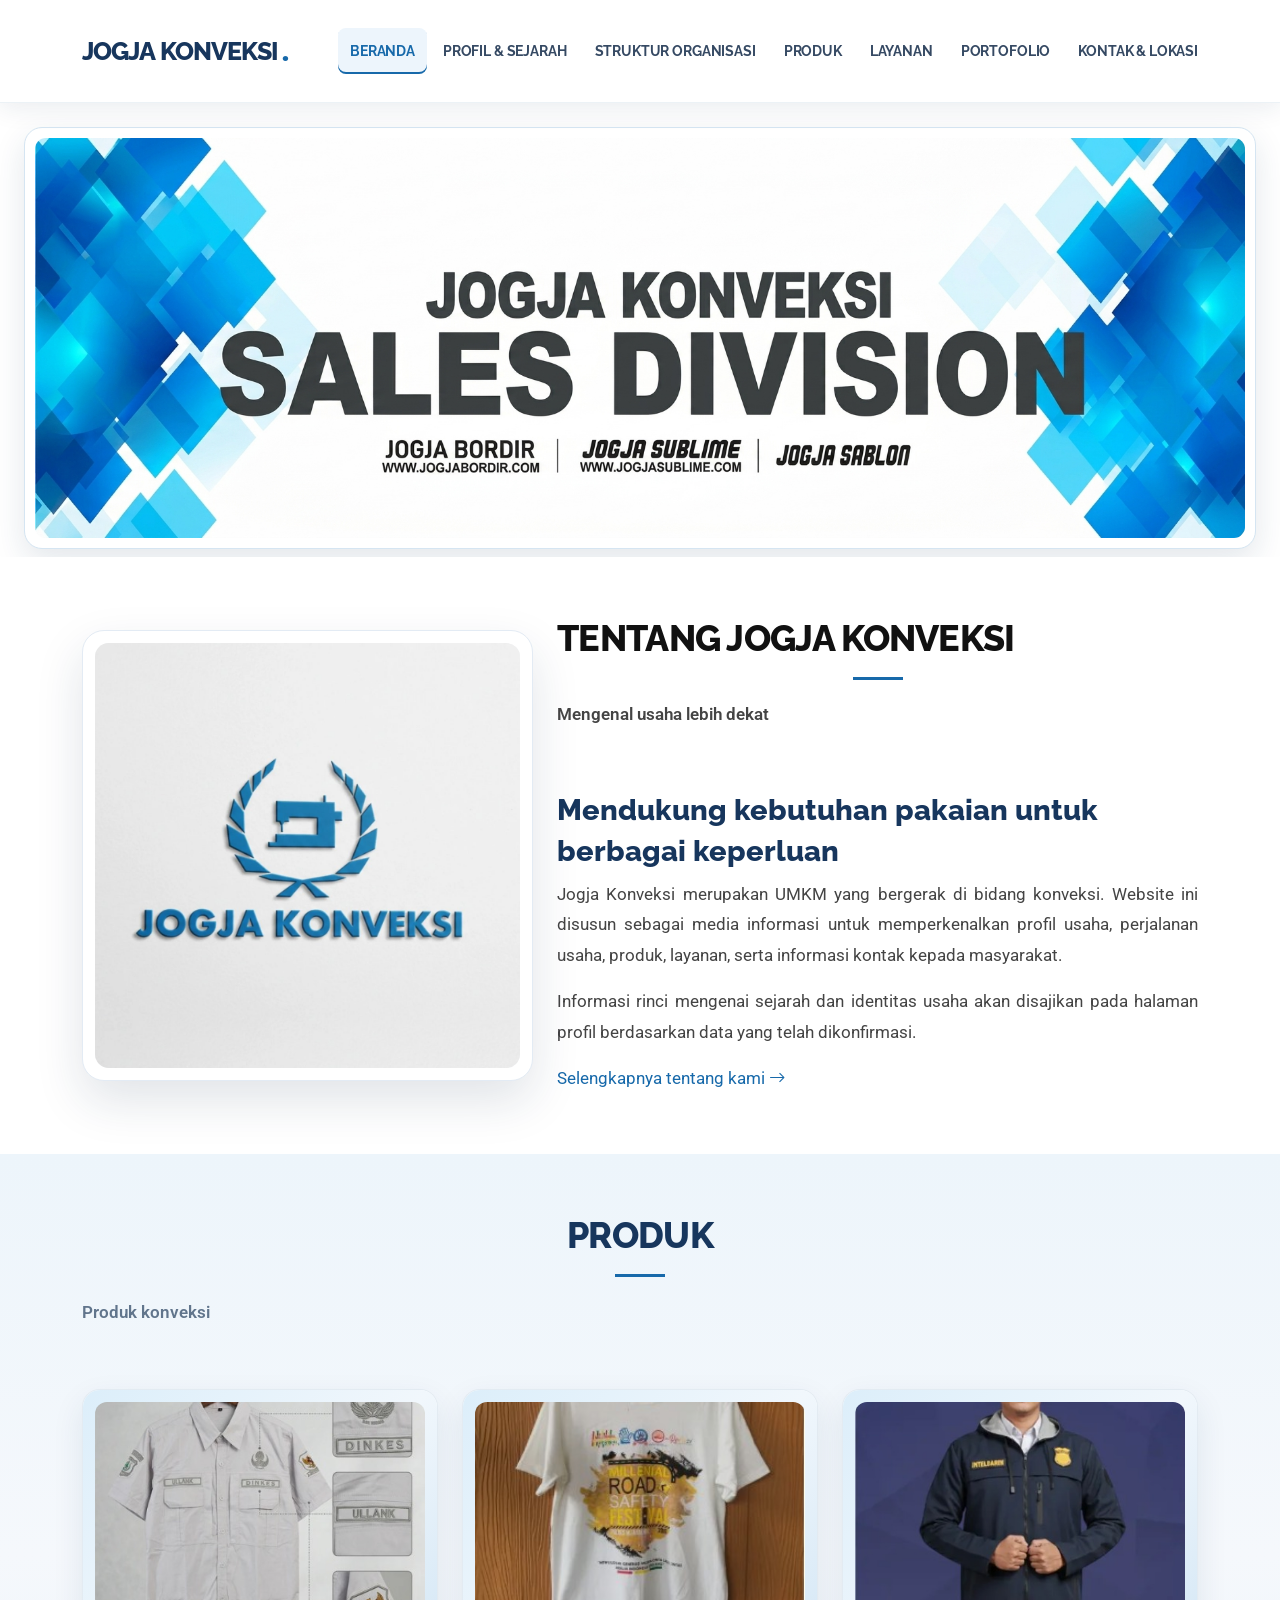
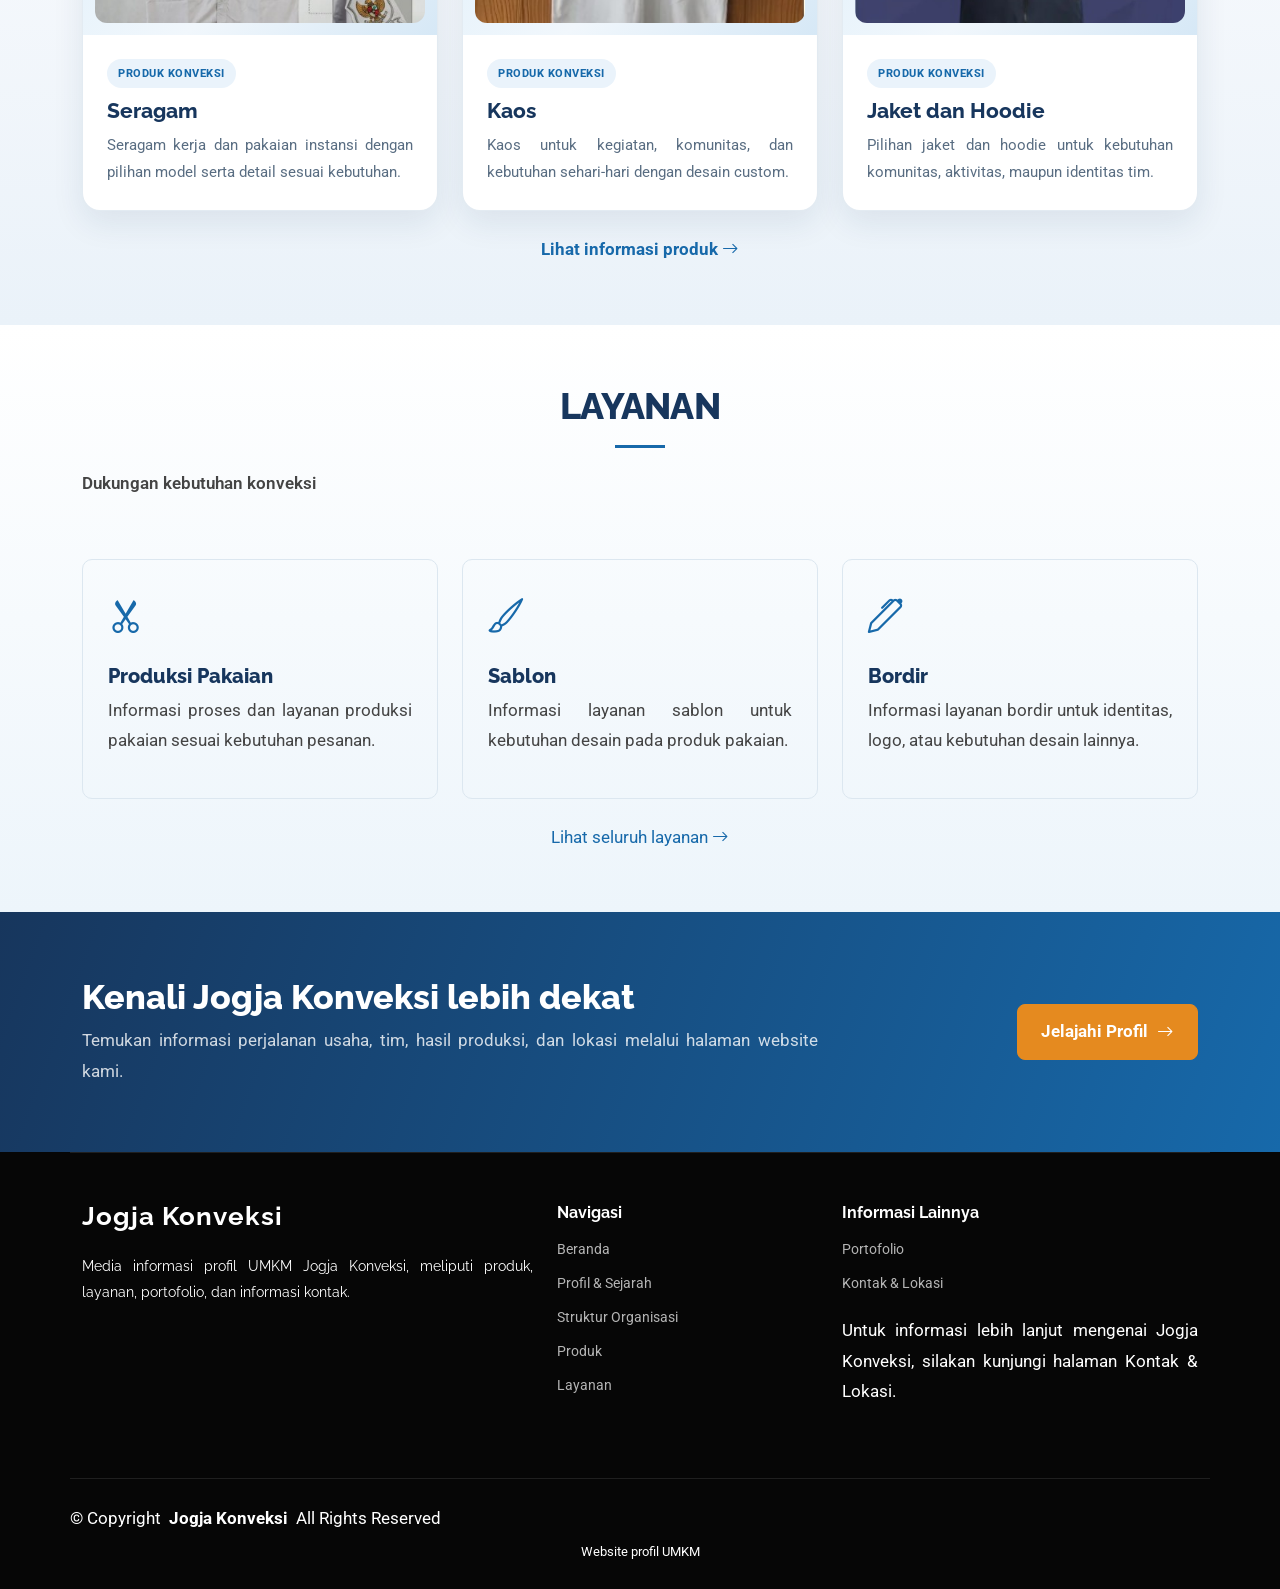
<file: index.html>
<!DOCTYPE html>
<html lang="id">
<head>
  <meta charset="utf-8">
  <meta name="viewport" content="width=device-width, initial-scale=1.0">
  <title>Jogja Konveksi | Solusi Kebutuhan Pakaian</title>
  <meta name="description" content="Website profil Jogja Konveksi. Informasi profil usaha, produk, layanan, portofolio, dan kontak.">
  <meta name="keywords" content="Jogja Konveksi, konveksi Yogyakarta, seragam, kaos, jaket">
  <link href="assets/img/favicon.png" rel="icon">
  <link href="assets/img/apple-touch-icon.png" rel="apple-touch-icon">
  <link href="https://fonts.googleapis.com" rel="preconnect">
  <link href="https://fonts.gstatic.com" rel="preconnect" crossorigin>
  <link href="https://fonts.googleapis.com/css2?family=Roboto:wght@300;400;500;700;900&family=Raleway:wght@400;500;600;700;800;900&family=Nunito:wght@400;500;600;700;800;900&display=swap" rel="stylesheet">
  <link href="assets/vendor/bootstrap/css/bootstrap.min.css" rel="stylesheet">
  <link href="assets/vendor/bootstrap-icons/bootstrap-icons.css" rel="stylesheet">
  <link href="assets/vendor/aos/aos.css" rel="stylesheet">
  <link href="assets/vendor/glightbox/css/glightbox.min.css" rel="stylesheet">
  <link href="assets/vendor/swiper/swiper-bundle.min.css" rel="stylesheet">
  <link href="assets/css/main.css" rel="stylesheet">
  <link href="assets/css/custom-jogja.css" rel="stylesheet">
</head>
<body class="index-page">
  <header id="header" class="header d-flex align-items-center sticky-top">
    <div class="container position-relative d-flex align-items-center">
      <a href="index.html" class="logo d-flex align-items-center me-auto" aria-label="Jogja Konveksi beranda">
        <h1 class="sitename">Jogja Konveksi</h1><span>.</span>
      </a>
      <nav id="navmenu" class="navmenu" aria-label="Navigasi utama">
        <ul>
          <li><a href="index.html" class="active">Beranda</a></li>
          <li><a href="about.html">Profil & Sejarah</a></li>
          <li><a href="team.html">Struktur Organisasi</a></li>
          <li><a href="portfolio.html">Produk</a></li>
          <li><a href="services.html">Layanan</a></li>
          <li><a href="portfolio-details.html">Portofolio</a></li>
          <li><a href="contact.html">Kontak & Lokasi</a></li>
        </ul>
        <i class="mobile-nav-toggle d-xl-none bi bi-list" aria-label="Buka menu"></i>
      </nav>
    </div>
  </header>

  <main class="main">
    <!-- Hero Beranda: banner utama Jogja Konveksi -->
    <section id="hero" class="jk-home-banner" aria-label="Jogja Konveksi Sales Division">
      <img
        src="assets/img/jogja-konveksi-sales-banner.jpg"
        alt="Jogja Konveksi Sales Division — Jogja Bordir, Jogja Sublime, dan Jogja Sablon"
        class="jk-home-banner-image"
        fetchpriority="high">
    </section>

    <!-- Intro -->
    <section id="about" class="about section">
      <div class="container" data-aos="fade-up">
        <div class="row align-items-center gy-4">
          <div class="col-lg-5">
            <div class="jk-about-photo-wrap">
              <img src="assets/img/jogja-konveksi-logo.jpg"
                   alt="Logo resmi Jogja Konveksi"
                   class="jk-about-photo" loading="lazy">
            </div>
          </div>
          <div class="col-lg-7">
            <div class="section-title text-start">
              <h2>Tentang Jogja Konveksi</h2>
              <p>Mengenal usaha lebih dekat</p>
            </div>
            <h3 class="jk-heading">Mendukung kebutuhan pakaian untuk berbagai keperluan</h3>
            <p>Jogja Konveksi merupakan UMKM yang bergerak di bidang konveksi. Website ini disusun sebagai media informasi untuk memperkenalkan profil usaha, perjalanan usaha, produk, layanan, serta informasi kontak kepada masyarakat.</p>
            <p>Informasi rinci mengenai sejarah dan identitas usaha akan disajikan pada halaman profil berdasarkan data yang telah dikonfirmasi.</p>
            <a href="about.html" class="read-more"><span>Selengkapnya tentang kami</span> <i class="bi bi-arrow-right"></i></a>
          </div>
        </div>
      </div>
    </section>

    <!-- Product overview -->
    <section id="products" class="services section light-background">
      <div class="container section-title" data-aos="fade-up">
        <h2>Produk</h2>
        <p>Produk konveksi</p>
      </div>
      <div class="container">
        <div class="row gy-4">
          <div class="col-lg-4 col-md-6" data-aos="fade-up" data-aos-delay="100">
            <article class="jk-home-product-card">
              <div class="jk-home-product-image"><img src="assets/img/products/asli-jogja-konveksi/kemeja-dinkes-detail.jpg" alt="Contoh produk seragam kemeja produksi Jogja Konveksi" loading="lazy"></div>
              <div class="jk-home-product-body"><span class="jk-home-product-label">Produk konveksi</span><h3>Seragam</h3><p>Seragam kerja dan pakaian instansi dengan pilihan model serta detail sesuai kebutuhan.</p></div>
            </article>
          </div>
          <div class="col-lg-4 col-md-6" data-aos="fade-up" data-aos-delay="200">
            <article class="jk-home-product-card">
              <div class="jk-home-product-image"><img src="assets/img/products/asli-jogja-konveksi/kaos-event-road-safety.jpg" alt="Contoh kaos event produksi Jogja Konveksi" loading="lazy"></div>
              <div class="jk-home-product-body"><span class="jk-home-product-label">Produk konveksi</span><h3>Kaos</h3><p>Kaos untuk kegiatan, komunitas, dan kebutuhan sehari-hari dengan desain custom.</p></div>
            </article>
          </div>
          <div class="col-lg-4 col-md-6" data-aos="fade-up" data-aos-delay="300">
            <article class="jk-home-product-card">
              <div class="jk-home-product-image"><img src="assets/img/products/asli-jogja-konveksi/jaket-outdoor-model.jpg" alt="Contoh jaket outdoor produksi Jogja Konveksi" loading="lazy"></div>
              <div class="jk-home-product-body"><span class="jk-home-product-label">Produk konveksi</span><h3>Jaket dan Hoodie</h3><p>Pilihan jaket dan hoodie untuk kebutuhan komunitas, aktivitas, maupun identitas tim.</p></div>
            </article>
          </div>
        </div>
        <div class="text-center mt-4"><a href="portfolio.html" class="read-more"><span>Lihat informasi produk</span> <i class="bi bi-arrow-right"></i></a></div>
      </div>
    </section>

    <!-- Services overview -->
    <section id="services" class="services section">
      <div class="container section-title" data-aos="fade-up">
        <h2>Layanan</h2>
        <p>Dukungan kebutuhan konveksi</p>
      </div>
      <div class="container">
        <div class="row gy-4">
          <div class="col-md-4" data-aos="fade-up">
            <div class="jk-feature"><i class="bi bi-scissors"></i><h4>Produksi Pakaian</h4><p>Informasi proses dan layanan produksi pakaian sesuai kebutuhan pesanan.</p></div>
          </div>
          <div class="col-md-4" data-aos="fade-up" data-aos-delay="100">
            <div class="jk-feature"><i class="bi bi-brush"></i><h4>Sablon</h4><p>Informasi layanan sablon untuk kebutuhan desain pada produk pakaian.</p></div>
          </div>
          <div class="col-md-4" data-aos="fade-up" data-aos-delay="200">
            <div class="jk-feature"><i class="bi bi-pen"></i><h4>Bordir</h4><p>Informasi layanan bordir untuk identitas, logo, atau kebutuhan desain lainnya.</p></div>
          </div>
        </div>
        <div class="text-center mt-4"><a href="services.html" class="read-more"><span>Lihat seluruh layanan</span> <i class="bi bi-arrow-right"></i></a></div>
      </div>
    </section>

    <!-- Company information shortcuts -->
    <section class="jk-info-band">
      <div class="container">
        <div class="row align-items-center gy-3">
          <div class="col-lg-8">
            <h2>Kenali Jogja Konveksi lebih dekat</h2>
            <p>Temukan informasi perjalanan usaha, tim, hasil produksi, dan lokasi melalui halaman website kami.</p>
          </div>
          <div class="col-lg-4 text-lg-end"><a href="about.html" class="jk-band-button">Jelajahi Profil <i class="bi bi-arrow-right"></i></a></div>
        </div>
      </div>
    </section>
  </main>

  <footer id="footer" class="footer dark-background">
    <div class="container footer-top">
      <div class="row gy-4">
        <div class="col-lg-5 col-md-6 footer-about">
          <a href="index.html" class="logo d-flex align-items-center"><span class="sitename">Jogja Konveksi</span></a>
          <p>Media informasi profil UMKM Jogja Konveksi, meliputi produk, layanan, portofolio, dan informasi kontak.</p>
        </div>
        <div class="col-lg-3 col-md-6 footer-links">
          <h4>Navigasi</h4>
          <ul>
            <li><a href="index.html">Beranda</a></li>
            <li><a href="about.html">Profil & Sejarah</a></li>
            <li><a href="team.html">Struktur Organisasi</a></li>
            <li><a href="portfolio.html">Produk</a></li>
            <li><a href="services.html">Layanan</a></li>
          </ul>
        </div>
        <div class="col-lg-4 col-md-6 footer-links">
          <h4>Informasi Lainnya</h4>
          <ul>
            <li><a href="portfolio-details.html">Portofolio</a></li>
            <li><a href="contact.html">Kontak & Lokasi</a></li>
          </ul>
          <p class="mt-3">Untuk informasi lebih lanjut mengenai Jogja Konveksi, silakan kunjungi halaman Kontak & Lokasi.</p>
        </div>
      </div>
    </div>
    <div class="container copyright text-center mt-4">
      <p>© <span>Copyright</span> <strong class="px-1 sitename">Jogja Konveksi</strong> <span>All Rights Reserved</span></p>
      <div class="credits">Website profil UMKM</div>
    </div>
  </footer>

  <a href="#" id="scroll-top" class="scroll-top d-flex align-items-center justify-content-center"><i class="bi bi-arrow-up-short"></i></a>
  <div id="preloader"></div>
  <script src="assets/vendor/bootstrap/js/bootstrap.bundle.min.js"></script>
  <script src="assets/vendor/aos/aos.js"></script>
  <script src="assets/vendor/glightbox/js/glightbox.min.js"></script>
  <script src="assets/vendor/imagesloaded/imagesloaded.pkgd.min.js"></script>
  <script src="assets/vendor/isotope-layout/isotope.pkgd.min.js"></script>
  <script src="assets/vendor/waypoints/noframework.waypoints.js"></script>
  <script src="assets/vendor/swiper/swiper-bundle.min.js"></script>
  <script src="assets/js/main.js"></script>
</body>
</html>
</file>
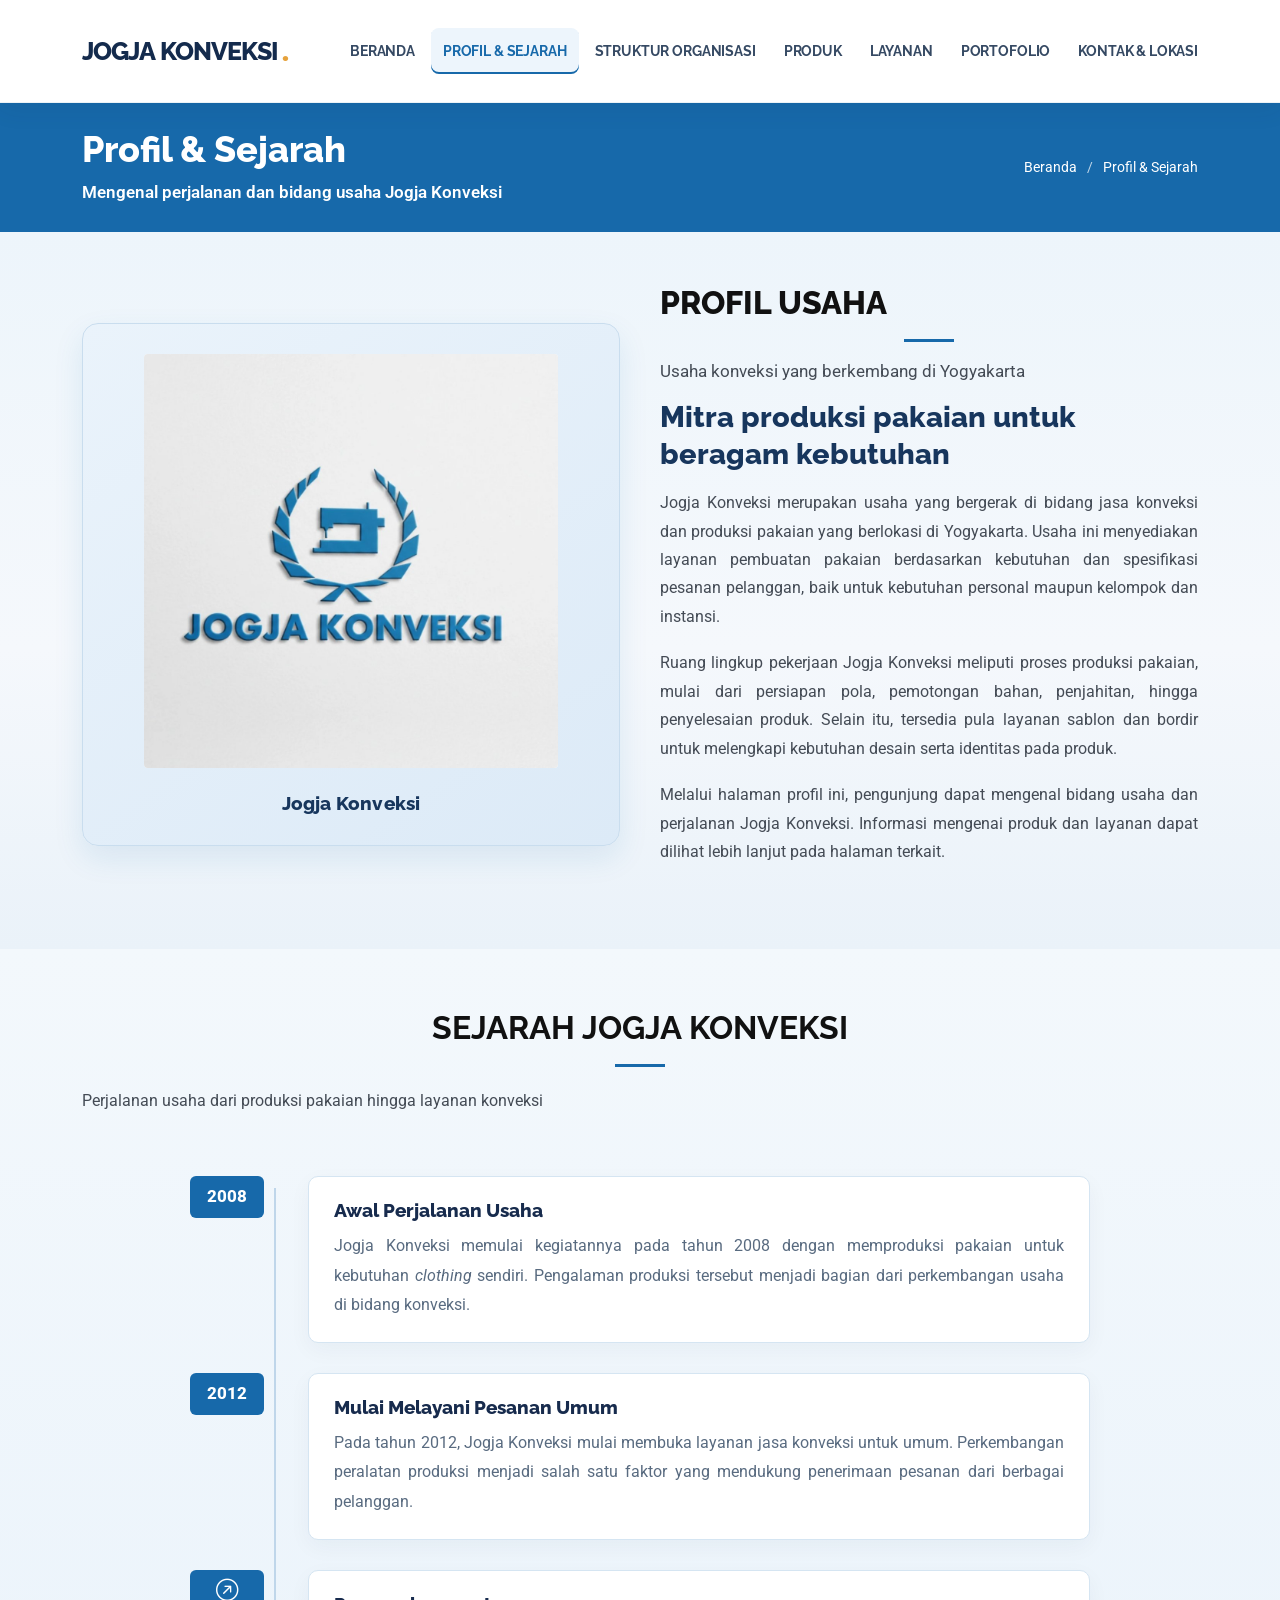
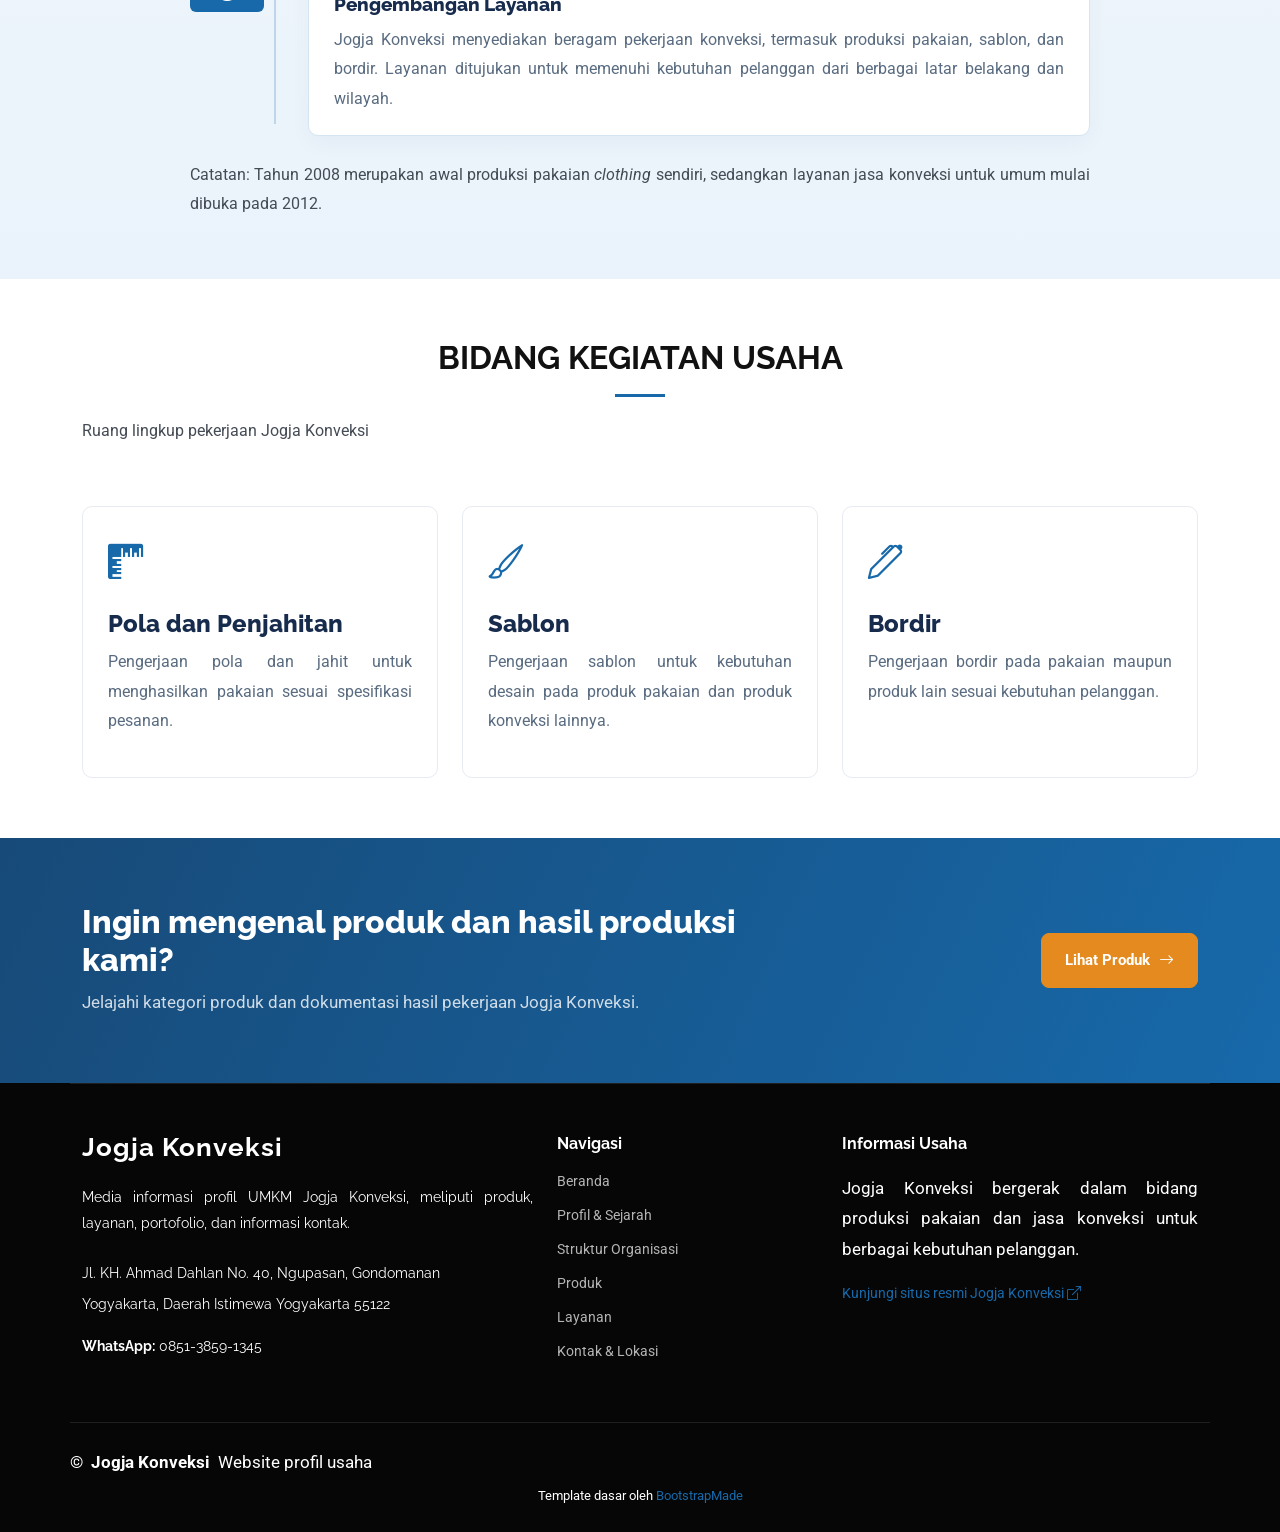
<file: about.html>
<!DOCTYPE html>
<html lang="id">
<head>
  <meta charset="utf-8">
  <meta name="viewport" content="width=device-width, initial-scale=1.0">
  <title>Profil & Sejarah | Jogja Konveksi</title>
  <meta name="description" content="Profil usaha dan sejarah Jogja Konveksi di Yogyakarta.">
  <meta name="keywords" content="Profil Jogja Konveksi, sejarah Jogja Konveksi, konveksi Yogyakarta">
  <link href="assets/img/favicon.png" rel="icon">
  <link href="assets/img/apple-touch-icon.png" rel="apple-touch-icon">
  <link href="https://fonts.googleapis.com" rel="preconnect">
  <link href="https://fonts.gstatic.com" rel="preconnect" crossorigin>
  <link href="https://fonts.googleapis.com/css2?family=Roboto:wght@300;400;500;700;900&family=Raleway:wght@400;500;600;700;800;900&family=Nunito:wght@400;500;600;700;800;900&display=swap" rel="stylesheet">
  <link href="assets/vendor/bootstrap/css/bootstrap.min.css" rel="stylesheet">
  <link href="assets/vendor/bootstrap-icons/bootstrap-icons.css" rel="stylesheet">
  <link href="assets/vendor/aos/aos.css" rel="stylesheet">
  <link href="assets/vendor/glightbox/css/glightbox.min.css" rel="stylesheet">
  <link href="assets/vendor/swiper/swiper-bundle.min.css" rel="stylesheet">
  <link href="assets/css/main.css" rel="stylesheet">
  <link href="assets/css/custom-jogja.css" rel="stylesheet">
</head>
<body class="about-page">
  <header id="header" class="header d-flex align-items-center sticky-top">
    <div class="container position-relative d-flex align-items-center">
      <a href="index.html" class="logo d-flex align-items-center me-auto" aria-label="Jogja Konveksi beranda">
        <h1 class="sitename">Jogja Konveksi</h1><span>.</span>
      </a>
      <nav id="navmenu" class="navmenu" aria-label="Navigasi utama">
        <ul>
          <li><a href="index.html">Beranda</a></li>
          <li><a href="about.html" class="active">Profil &amp; Sejarah</a></li>
          <li><a href="team.html">Struktur Organisasi</a></li>
          <li><a href="portfolio.html">Produk</a></li>
          <li><a href="services.html">Layanan</a></li>
          <li><a href="portfolio-details.html">Portofolio</a></li>
          <li><a href="contact.html">Kontak &amp; Lokasi</a></li>
        </ul>
        <i class="mobile-nav-toggle d-xl-none bi bi-list" aria-label="Buka menu"></i>
      </nav>
    </div>
  </header>

  <main class="main">
    <div class="page-title accent-background">
      <div class="container d-lg-flex justify-content-between align-items-center">
        <div>
          <h1 class="mb-1">Profil &amp; Sejarah</h1>
          <p class="mb-0">Mengenal perjalanan dan bidang usaha Jogja Konveksi</p>
        </div>
        <nav class="breadcrumbs" aria-label="Breadcrumb">
          <ol><li><a href="index.html">Beranda</a></li><li class="current">Profil &amp; Sejarah</li></ol>
        </nav>
      </div>
    </div>

    <section id="profile" class="about section">
      <div class="container" data-aos="fade-up">
        <div class="row align-items-center gy-5">
          <div class="col-lg-6">
            <figure class="jk-profile-visual">
              <img src="assets/img/jogja-konveksi-logo-profil.jpg"
                   alt="Logo Jogja Konveksi"
                   class="jk-profile-logo" loading="lazy">
              <figcaption>Jogja Konveksi</figcaption>
            </figure>
          </div>
          <div class="col-lg-6">
            <div class="section-title text-start pb-2">
              <h2>Profil Usaha</h2>
              <p>Usaha konveksi yang berkembang di Yogyakarta</p>
            </div>
            <h3 class="jk-heading">Mitra produksi pakaian untuk beragam kebutuhan</h3>
            <p>Jogja Konveksi merupakan usaha yang bergerak di bidang jasa konveksi dan produksi pakaian yang berlokasi di Yogyakarta. Usaha ini menyediakan layanan pembuatan pakaian berdasarkan kebutuhan dan spesifikasi pesanan pelanggan, baik untuk kebutuhan personal maupun kelompok dan instansi.</p>
            <p>Ruang lingkup pekerjaan Jogja Konveksi meliputi proses produksi pakaian, mulai dari persiapan pola, pemotongan bahan, penjahitan, hingga penyelesaian produk. Selain itu, tersedia pula layanan sablon dan bordir untuk melengkapi kebutuhan desain serta identitas pada produk.</p>
            <p>Melalui halaman profil ini, pengunjung dapat mengenal bidang usaha dan perjalanan Jogja Konveksi. Informasi mengenai produk dan layanan dapat dilihat lebih lanjut pada halaman terkait.</p>
          </div>
        </div>
      </div>
    </section>

    <section id="history" class="section light-background">
      <div class="container">
        <div class="section-title" data-aos="fade-up">
          <h2>Sejarah Jogja Konveksi</h2>
          <p>Perjalanan usaha dari produksi pakaian hingga layanan konveksi</p>
        </div>
        <div class="jk-timeline" data-aos="fade-up" data-aos-delay="100">
          <article class="jk-timeline-item">
            <div class="jk-timeline-year">2008</div>
            <div class="jk-timeline-content">
              <h3>Awal Perjalanan Usaha</h3>
              <p>Jogja Konveksi memulai kegiatannya pada tahun 2008 dengan memproduksi pakaian untuk kebutuhan <em>clothing</em> sendiri. Pengalaman produksi tersebut menjadi bagian dari perkembangan usaha di bidang konveksi.</p>
            </div>
          </article>
          <article class="jk-timeline-item">
            <div class="jk-timeline-year">2012</div>
            <div class="jk-timeline-content">
              <h3>Mulai Melayani Pesanan Umum</h3>
              <p>Pada tahun 2012, Jogja Konveksi mulai membuka layanan jasa konveksi untuk umum. Perkembangan peralatan produksi menjadi salah satu faktor yang mendukung penerimaan pesanan dari berbagai pelanggan.</p>
            </div>
          </article>
          <article class="jk-timeline-item">
            <div class="jk-timeline-year"><i class="bi bi-arrow-up-right-circle"></i></div>
            <div class="jk-timeline-content">
              <h3>Pengembangan Layanan</h3>
              <p>Jogja Konveksi menyediakan beragam pekerjaan konveksi, termasuk produksi pakaian, sablon, dan bordir. Layanan ditujukan untuk memenuhi kebutuhan pelanggan dari berbagai latar belakang dan wilayah.</p>
            </div>
          </article>
        </div>
        <p class="jk-source-note">Catatan: Tahun 2008 merupakan awal produksi pakaian <em>clothing</em> sendiri, sedangkan layanan jasa konveksi untuk umum mulai dibuka pada 2012.</p>
      </div>
    </section>

    <section id="business-scope" class="services section">
      <div class="container section-title" data-aos="fade-up">
        <h2>Bidang Kegiatan Usaha</h2>
        <p>Ruang lingkup pekerjaan Jogja Konveksi</p>
      </div>
      <div class="container">
        <div class="row gy-4">
          <div class="col-lg-4 col-md-6" data-aos="fade-up">
            <div class="jk-feature"><i class="bi bi-rulers"></i><h4>Pola dan Penjahitan</h4><p>Pengerjaan pola dan jahit untuk menghasilkan pakaian sesuai spesifikasi pesanan.</p></div>
          </div>
          <div class="col-lg-4 col-md-6" data-aos="fade-up" data-aos-delay="100">
            <div class="jk-feature"><i class="bi bi-brush"></i><h4>Sablon</h4><p>Pengerjaan sablon untuk kebutuhan desain pada produk pakaian dan produk konveksi lainnya.</p></div>
          </div>
          <div class="col-lg-4 col-md-6" data-aos="fade-up" data-aos-delay="200">
            <div class="jk-feature"><i class="bi bi-pen"></i><h4>Bordir</h4><p>Pengerjaan bordir pada pakaian maupun produk lain sesuai kebutuhan pelanggan.</p></div>
          </div>
        </div>
      </div>
    </section>

    <section class="jk-info-band">
      <div class="container">
        <div class="row align-items-center gy-3">
          <div class="col-lg-8">
            <h2>Ingin mengenal produk dan hasil produksi kami?</h2>
            <p>Jelajahi kategori produk dan dokumentasi hasil pekerjaan Jogja Konveksi.</p>
          </div>
          <div class="col-lg-4 text-lg-end"><a href="portfolio.html" class="jk-band-button">Lihat Produk <i class="bi bi-arrow-right"></i></a></div>
        </div>
      </div>
    </section>
  </main>

  <footer id="footer" class="footer dark-background">
    <div class="container footer-top">
      <div class="row gy-4">
        <div class="col-lg-5 col-md-6 footer-about">
          <a href="index.html" class="logo d-flex align-items-center"><span class="sitename">Jogja Konveksi</span></a>
          <p>Media informasi profil UMKM Jogja Konveksi, meliputi produk, layanan, portofolio, dan informasi kontak.</p>
          <div class="footer-contact pt-2">
            <p>Jl. KH. Ahmad Dahlan No. 40, Ngupasan, Gondomanan</p>
            <p>Yogyakarta, Daerah Istimewa Yogyakarta 55122</p>
            <p class="mt-3"><strong>WhatsApp:</strong> <span>0851-3859-1345</span></p>
          </div>
        </div>
        <div class="col-lg-3 col-md-6 footer-links">
          <h4>Navigasi</h4>
          <ul>
            <li><a href="index.html">Beranda</a></li>
            <li><a href="about.html">Profil &amp; Sejarah</a></li>
            <li><a href="team.html">Struktur Organisasi</a></li>
            <li><a href="portfolio.html">Produk</a></li>
            <li><a href="services.html">Layanan</a></li>
            <li><a href="contact.html">Kontak &amp; Lokasi</a></li>
          </ul>
        </div>
        <div class="col-lg-4 col-md-6 footer-links">
          <h4>Informasi Usaha</h4>
          <p>Jogja Konveksi bergerak dalam bidang produksi pakaian dan jasa konveksi untuk berbagai kebutuhan pelanggan.</p>
          <a href="https://jogjakonveksi.co.id/profile/" target="_blank" rel="noopener">Kunjungi situs resmi Jogja Konveksi <i class="bi bi-box-arrow-up-right"></i></a>
        </div>
      </div>
    </div>
    <div class="container copyright text-center mt-4">
      <p>© <strong class="px-1 sitename">Jogja Konveksi</strong> <span>Website profil usaha</span></p>
      <div class="credits">Template dasar oleh <a href="https://bootstrapmade.com/">BootstrapMade</a></div>
    </div>
  </footer>

  <a href="#" id="scroll-top" class="scroll-top d-flex align-items-center justify-content-center"><i class="bi bi-arrow-up-short"></i></a>
  <div id="preloader"></div>
  <script src="assets/vendor/bootstrap/js/bootstrap.bundle.min.js"></script>
  <script src="assets/vendor/aos/aos.js"></script>
  <script src="assets/vendor/glightbox/js/glightbox.min.js"></script>
  <script src="assets/vendor/imagesloaded/imagesloaded.pkgd.min.js"></script>
  <script src="assets/vendor/isotope-layout/isotope.pkgd.min.js"></script>
  <script src="assets/vendor/waypoints/noframework.waypoints.js"></script>
  <script src="assets/vendor/swiper/swiper-bundle.min.js"></script>
  <script src="assets/js/main.js"></script>
</body>
</html>
</file>
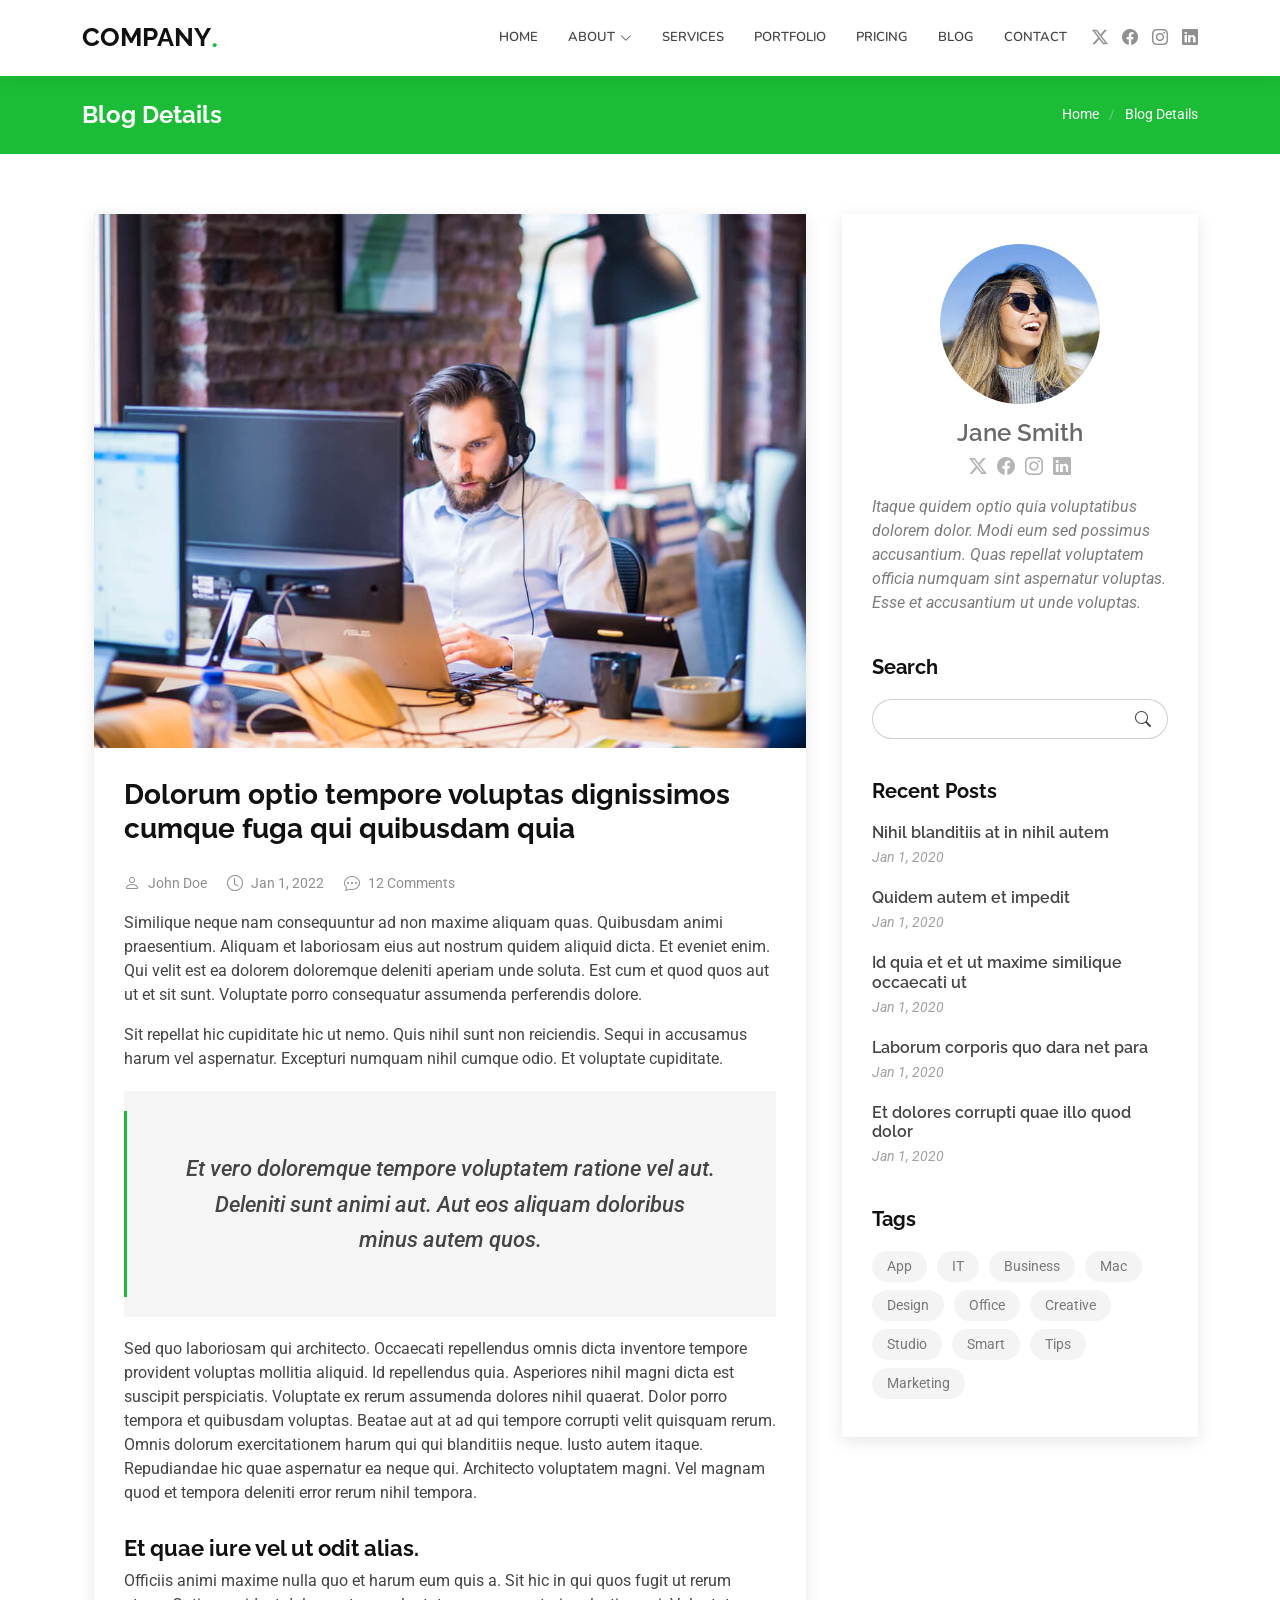
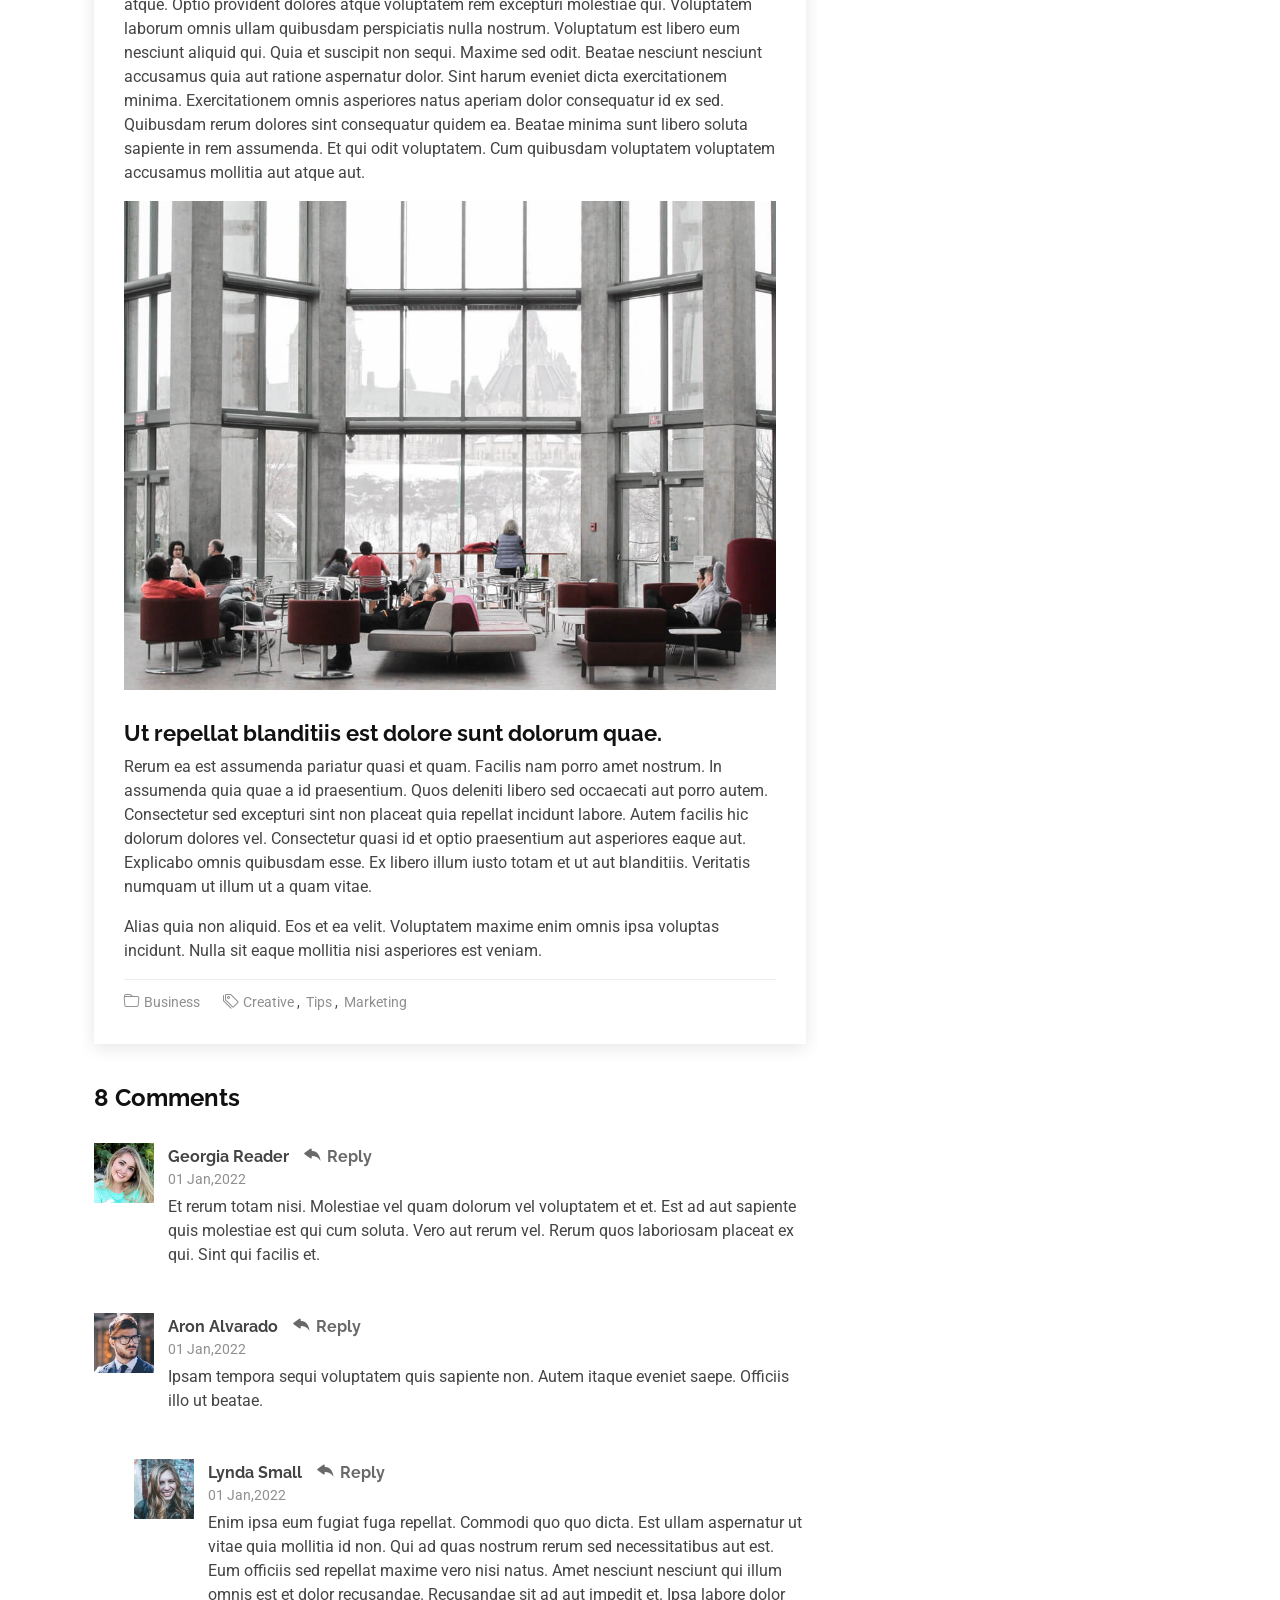
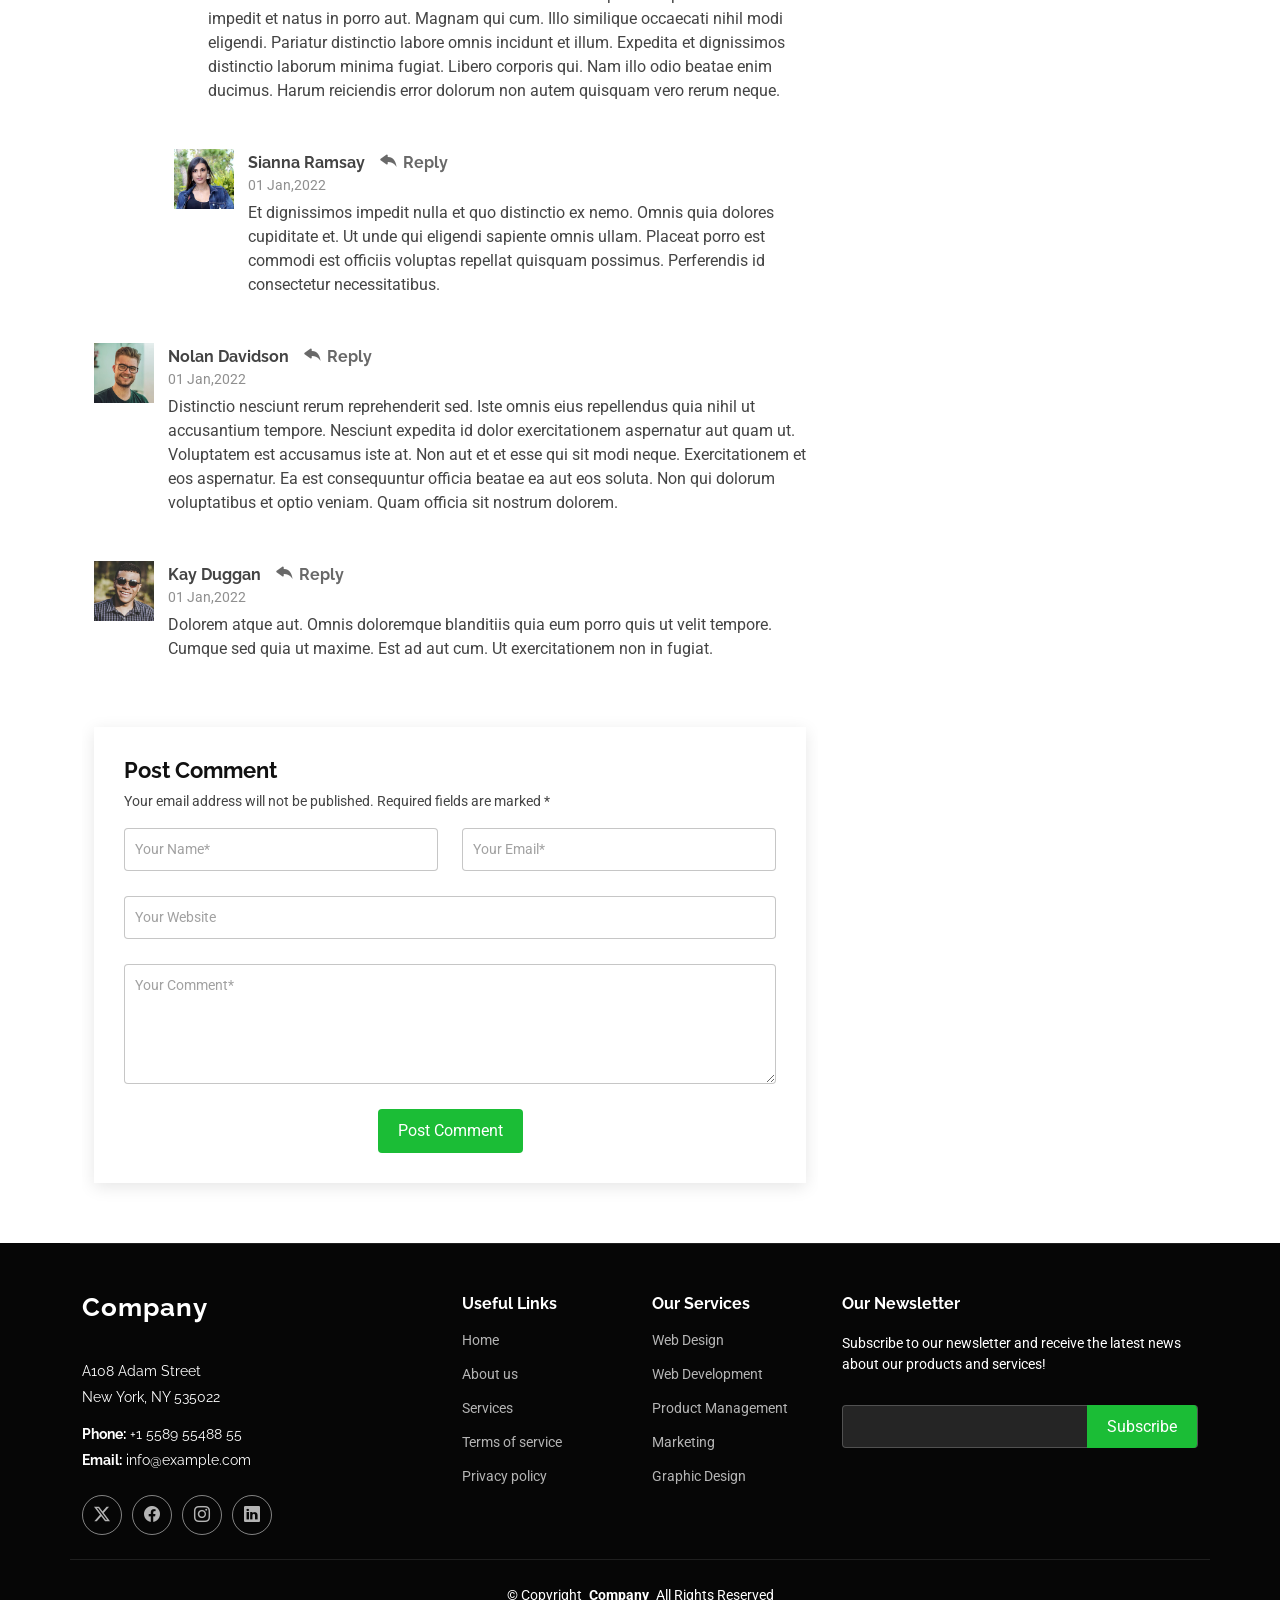
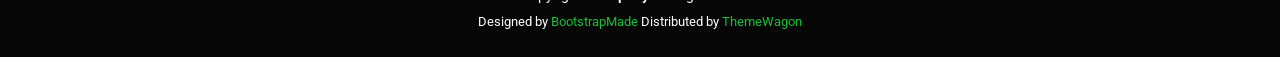
<file: blog-details.html>
<!DOCTYPE html>
<html lang="en">

<head>
  <meta charset="utf-8">
  <meta content="width=device-width, initial-scale=1.0" name="viewport">
  <title>Blog Details - Company Bootstrap Template</title>
  <meta name="description" content="">
  <meta name="keywords" content="">

  <!-- Favicons -->
  <link href="assets/img/favicon.png" rel="icon">
  <link href="assets/img/apple-touch-icon.png" rel="apple-touch-icon">

  <!-- Fonts -->
  <link href="https://fonts.googleapis.com" rel="preconnect">
  <link href="https://fonts.gstatic.com" rel="preconnect" crossorigin>
  <link href="https://fonts.googleapis.com/css2?family=Roboto:ital,wght@0,100;0,300;0,400;0,500;0,700;0,900;1,100;1,300;1,400;1,500;1,700;1,900&family=Raleway:ital,wght@0,100;0,200;0,300;0,400;0,500;0,600;0,700;0,800;0,900;1,100;1,200;1,300;1,400;1,500;1,600;1,700;1,800;1,900&family=Nunito:ital,wght@0,200;0,300;0,400;0,500;0,600;0,700;0,800;0,900;1,200;1,300;1,400;1,500;1,600;1,700;1,800;1,900&display=swap" rel="stylesheet">

  <!-- Vendor CSS Files -->
  <link href="assets/vendor/bootstrap/css/bootstrap.min.css" rel="stylesheet">
  <link href="assets/vendor/bootstrap-icons/bootstrap-icons.css" rel="stylesheet">
  <link href="assets/vendor/aos/aos.css" rel="stylesheet">
  <link href="assets/vendor/glightbox/css/glightbox.min.css" rel="stylesheet">
  <link href="assets/vendor/swiper/swiper-bundle.min.css" rel="stylesheet">

  <!-- Main CSS File -->
  <link href="assets/css/main.css" rel="stylesheet">

  <!-- =======================================================
  * Template Name: Company
  * Template URL: https://bootstrapmade.com/company-free-html-bootstrap-template/
  * Updated: Aug 07 2024 with Bootstrap v5.3.3
  * Author: BootstrapMade.com
  * License: https://bootstrapmade.com/license/
  ======================================================== -->
</head>

<body class="blog-details-page">

  <header id="header" class="header d-flex align-items-center sticky-top">
    <div class="container position-relative d-flex align-items-center">

      <a href="index.html" class="logo d-flex align-items-center me-auto">
        <!-- Uncomment the line below if you also wish to use an image logo -->
        <!-- <img src="assets/img/logo.png" alt=""> -->
        <h1 class="sitename">Company</h1><span>.</span>
      </a>

      <nav id="navmenu" class="navmenu">
        <ul>
          <li><a href="#hero">Home</a></li>
          <li class="dropdown"><a href="about.html"><span>About</span> <i class="bi bi-chevron-down toggle-dropdown"></i></a>
            <ul>
              <li><a href="team.html">Team</a></li>
              <li><a href="testimonials.html">Testimonials</a></li>
              <li class="dropdown"><a href="#"><span>Deep Dropdown</span> <i class="bi bi-chevron-down toggle-dropdown"></i></a>
                <ul>
                  <li><a href="#">Deep Dropdown 1</a></li>
                  <li><a href="#">Deep Dropdown 2</a></li>
                  <li><a href="#">Deep Dropdown 3</a></li>
                  <li><a href="#">Deep Dropdown 4</a></li>
                  <li><a href="#">Deep Dropdown 5</a></li>
                </ul>
              </li>
            </ul>
          </li>
          <li><a href="services.html">Services</a></li>
          <li><a href="portfolio.html">Portfolio</a></li>
          <li><a href="pricing.html">Pricing</a></li>
          <li><a href="blog.html">Blog</a></li>
          <li><a href="contact.html">Contact</a></li>
        </ul>
        <i class="mobile-nav-toggle d-xl-none bi bi-list"></i>
      </nav>

      <div class="header-social-links">
        <a href="#" class="twitter"><i class="bi bi-twitter-x"></i></a>
        <a href="#" class="facebook"><i class="bi bi-facebook"></i></a>
        <a href="#" class="instagram"><i class="bi bi-instagram"></i></a>
        <a href="#" class="linkedin"><i class="bi bi-linkedin"></i></a>
      </div>

    </div>
  </header>

  <main class="main">

    <!-- Page Title -->
    <div class="page-title accent-background">
      <div class="container d-lg-flex justify-content-between align-items-center">
        <h1 class="mb-2 mb-lg-0">Blog Details</h1>
        <nav class="breadcrumbs">
          <ol>
            <li><a href="index.html">Home</a></li>
            <li class="current">Blog Details</li>
          </ol>
        </nav>
      </div>
    </div><!-- End Page Title -->

    <div class="container">
      <div class="row">

        <div class="col-lg-8">

          <!-- Blog Details Section -->
          <section id="blog-details" class="blog-details section">
            <div class="container">

              <article class="article">

                <div class="post-img">
                  <img src="assets/img/blog/blog-1.jpg" alt="" class="img-fluid">
                </div>

                <h2 class="title">Dolorum optio tempore voluptas dignissimos cumque fuga qui quibusdam quia</h2>

                <div class="meta-top">
                  <ul>
                    <li class="d-flex align-items-center"><i class="bi bi-person"></i> <a href="blog-details.html">John Doe</a></li>
                    <li class="d-flex align-items-center"><i class="bi bi-clock"></i> <a href="blog-details.html"><time datetime="2020-01-01">Jan 1, 2022</time></a></li>
                    <li class="d-flex align-items-center"><i class="bi bi-chat-dots"></i> <a href="blog-details.html">12 Comments</a></li>
                  </ul>
                </div><!-- End meta top -->

                <div class="content">
                  <p>
                    Similique neque nam consequuntur ad non maxime aliquam quas. Quibusdam animi praesentium. Aliquam et laboriosam eius aut nostrum quidem aliquid dicta.
                    Et eveniet enim. Qui velit est ea dolorem doloremque deleniti aperiam unde soluta. Est cum et quod quos aut ut et sit sunt. Voluptate porro consequatur assumenda perferendis dolore.
                  </p>

                  <p>
                    Sit repellat hic cupiditate hic ut nemo. Quis nihil sunt non reiciendis. Sequi in accusamus harum vel aspernatur. Excepturi numquam nihil cumque odio. Et voluptate cupiditate.
                  </p>

                  <blockquote>
                    <p>
                      Et vero doloremque tempore voluptatem ratione vel aut. Deleniti sunt animi aut. Aut eos aliquam doloribus minus autem quos.
                    </p>
                  </blockquote>

                  <p>
                    Sed quo laboriosam qui architecto. Occaecati repellendus omnis dicta inventore tempore provident voluptas mollitia aliquid. Id repellendus quia. Asperiores nihil magni dicta est suscipit perspiciatis. Voluptate ex rerum assumenda dolores nihil quaerat.
                    Dolor porro tempora et quibusdam voluptas. Beatae aut at ad qui tempore corrupti velit quisquam rerum. Omnis dolorum exercitationem harum qui qui blanditiis neque.
                    Iusto autem itaque. Repudiandae hic quae aspernatur ea neque qui. Architecto voluptatem magni. Vel magnam quod et tempora deleniti error rerum nihil tempora.
                  </p>

                  <h3>Et quae iure vel ut odit alias.</h3>
                  <p>
                    Officiis animi maxime nulla quo et harum eum quis a. Sit hic in qui quos fugit ut rerum atque. Optio provident dolores atque voluptatem rem excepturi molestiae qui. Voluptatem laborum omnis ullam quibusdam perspiciatis nulla nostrum. Voluptatum est libero eum nesciunt aliquid qui.
                    Quia et suscipit non sequi. Maxime sed odit. Beatae nesciunt nesciunt accusamus quia aut ratione aspernatur dolor. Sint harum eveniet dicta exercitationem minima. Exercitationem omnis asperiores natus aperiam dolor consequatur id ex sed. Quibusdam rerum dolores sint consequatur quidem ea.
                    Beatae minima sunt libero soluta sapiente in rem assumenda. Et qui odit voluptatem. Cum quibusdam voluptatem voluptatem accusamus mollitia aut atque aut.
                  </p>
                  <img src="assets/img/blog/blog-inside-post.jpg" class="img-fluid" alt="">

                  <h3>Ut repellat blanditiis est dolore sunt dolorum quae.</h3>
                  <p>
                    Rerum ea est assumenda pariatur quasi et quam. Facilis nam porro amet nostrum. In assumenda quia quae a id praesentium. Quos deleniti libero sed occaecati aut porro autem. Consectetur sed excepturi sint non placeat quia repellat incidunt labore. Autem facilis hic dolorum dolores vel.
                    Consectetur quasi id et optio praesentium aut asperiores eaque aut. Explicabo omnis quibusdam esse. Ex libero illum iusto totam et ut aut blanditiis. Veritatis numquam ut illum ut a quam vitae.
                  </p>
                  <p>
                    Alias quia non aliquid. Eos et ea velit. Voluptatem maxime enim omnis ipsa voluptas incidunt. Nulla sit eaque mollitia nisi asperiores est veniam.
                  </p>

                </div><!-- End post content -->

                <div class="meta-bottom">
                  <i class="bi bi-folder"></i>
                  <ul class="cats">
                    <li><a href="#">Business</a></li>
                  </ul>

                  <i class="bi bi-tags"></i>
                  <ul class="tags">
                    <li><a href="#">Creative</a></li>
                    <li><a href="#">Tips</a></li>
                    <li><a href="#">Marketing</a></li>
                  </ul>
                </div><!-- End meta bottom -->

              </article>

            </div>
          </section><!-- /Blog Details Section -->

          <!-- Blog Comments Section -->
          <section id="blog-comments" class="blog-comments section">

            <div class="container">

              <h4 class="comments-count">8 Comments</h4>

              <div id="comment-1" class="comment">
                <div class="d-flex">
                  <div class="comment-img"><img src="assets/img/blog/comments-1.jpg" alt=""></div>
                  <div>
                    <h5><a href="">Georgia Reader</a> <a href="#" class="reply"><i class="bi bi-reply-fill"></i> Reply</a></h5>
                    <time datetime="2020-01-01">01 Jan,2022</time>
                    <p>
                      Et rerum totam nisi. Molestiae vel quam dolorum vel voluptatem et et. Est ad aut sapiente quis molestiae est qui cum soluta.
                      Vero aut rerum vel. Rerum quos laboriosam placeat ex qui. Sint qui facilis et.
                    </p>
                  </div>
                </div>
              </div><!-- End comment #1 -->

              <div id="comment-2" class="comment">
                <div class="d-flex">
                  <div class="comment-img"><img src="assets/img/blog/comments-2.jpg" alt=""></div>
                  <div>
                    <h5><a href="">Aron Alvarado</a> <a href="#" class="reply"><i class="bi bi-reply-fill"></i> Reply</a></h5>
                    <time datetime="2020-01-01">01 Jan,2022</time>
                    <p>
                      Ipsam tempora sequi voluptatem quis sapiente non. Autem itaque eveniet saepe. Officiis illo ut beatae.
                    </p>
                  </div>
                </div>

                <div id="comment-reply-1" class="comment comment-reply">
                  <div class="d-flex">
                    <div class="comment-img"><img src="assets/img/blog/comments-3.jpg" alt=""></div>
                    <div>
                      <h5><a href="">Lynda Small</a> <a href="#" class="reply"><i class="bi bi-reply-fill"></i> Reply</a></h5>
                      <time datetime="2020-01-01">01 Jan,2022</time>
                      <p>
                        Enim ipsa eum fugiat fuga repellat. Commodi quo quo dicta. Est ullam aspernatur ut vitae quia mollitia id non. Qui ad quas nostrum rerum sed necessitatibus aut est. Eum officiis sed repellat maxime vero nisi natus. Amet nesciunt nesciunt qui illum omnis est et dolor recusandae.

                        Recusandae sit ad aut impedit et. Ipsa labore dolor impedit et natus in porro aut. Magnam qui cum. Illo similique occaecati nihil modi eligendi. Pariatur distinctio labore omnis incidunt et illum. Expedita et dignissimos distinctio laborum minima fugiat.

                        Libero corporis qui. Nam illo odio beatae enim ducimus. Harum reiciendis error dolorum non autem quisquam vero rerum neque.
                      </p>
                    </div>
                  </div>

                  <div id="comment-reply-2" class="comment comment-reply">
                    <div class="d-flex">
                      <div class="comment-img"><img src="assets/img/blog/comments-4.jpg" alt=""></div>
                      <div>
                        <h5><a href="">Sianna Ramsay</a> <a href="#" class="reply"><i class="bi bi-reply-fill"></i> Reply</a></h5>
                        <time datetime="2020-01-01">01 Jan,2022</time>
                        <p>
                          Et dignissimos impedit nulla et quo distinctio ex nemo. Omnis quia dolores cupiditate et. Ut unde qui eligendi sapiente omnis ullam. Placeat porro est commodi est officiis voluptas repellat quisquam possimus. Perferendis id consectetur necessitatibus.
                        </p>
                      </div>
                    </div>

                  </div><!-- End comment reply #2-->

                </div><!-- End comment reply #1-->

              </div><!-- End comment #2-->

              <div id="comment-3" class="comment">
                <div class="d-flex">
                  <div class="comment-img"><img src="assets/img/blog/comments-5.jpg" alt=""></div>
                  <div>
                    <h5><a href="">Nolan Davidson</a> <a href="#" class="reply"><i class="bi bi-reply-fill"></i> Reply</a></h5>
                    <time datetime="2020-01-01">01 Jan,2022</time>
                    <p>
                      Distinctio nesciunt rerum reprehenderit sed. Iste omnis eius repellendus quia nihil ut accusantium tempore. Nesciunt expedita id dolor exercitationem aspernatur aut quam ut. Voluptatem est accusamus iste at.
                      Non aut et et esse qui sit modi neque. Exercitationem et eos aspernatur. Ea est consequuntur officia beatae ea aut eos soluta. Non qui dolorum voluptatibus et optio veniam. Quam officia sit nostrum dolorem.
                    </p>
                  </div>
                </div>

              </div><!-- End comment #3 -->

              <div id="comment-4" class="comment">
                <div class="d-flex">
                  <div class="comment-img"><img src="assets/img/blog/comments-6.jpg" alt=""></div>
                  <div>
                    <h5><a href="">Kay Duggan</a> <a href="#" class="reply"><i class="bi bi-reply-fill"></i> Reply</a></h5>
                    <time datetime="2020-01-01">01 Jan,2022</time>
                    <p>
                      Dolorem atque aut. Omnis doloremque blanditiis quia eum porro quis ut velit tempore. Cumque sed quia ut maxime. Est ad aut cum. Ut exercitationem non in fugiat.
                    </p>
                  </div>
                </div>

              </div><!-- End comment #4 -->

            </div>

          </section><!-- /Blog Comments Section -->

          <!-- Comment Form Section -->
          <section id="comment-form" class="comment-form section">
            <div class="container">

              <form action="">

                <h4>Post Comment</h4>
                <p>Your email address will not be published. Required fields are marked * </p>
                <div class="row">
                  <div class="col-md-6 form-group">
                    <input name="name" type="text" class="form-control" placeholder="Your Name*">
                  </div>
                  <div class="col-md-6 form-group">
                    <input name="email" type="text" class="form-control" placeholder="Your Email*">
                  </div>
                </div>
                <div class="row">
                  <div class="col form-group">
                    <input name="website" type="text" class="form-control" placeholder="Your Website">
                  </div>
                </div>
                <div class="row">
                  <div class="col form-group">
                    <textarea name="comment" class="form-control" placeholder="Your Comment*"></textarea>
                  </div>
                </div>

                <div class="text-center">
                  <button type="submit" class="btn btn-primary">Post Comment</button>
                </div>

              </form>

            </div>
          </section><!-- /Comment Form Section -->

        </div>

        <div class="col-lg-4 sidebar">

          <div class="widgets-container">

            <!-- Blog Author Widget -->
            <div class="blog-author-widget widget-item">

              <div class="d-flex flex-column align-items-center">
                <img src="assets/img/blog/blog-author.jpg" class="rounded-circle flex-shrink-0" alt="">
                <h4>Jane Smith</h4>
                <div class="social-links">
                  <a href="https://x.com/#"><i class="bi bi-twitter-x"></i></a>
                  <a href="https://facebook.com/#"><i class="bi bi-facebook"></i></a>
                  <a href="https://instagram.com/#"><i class="biu bi-instagram"></i></a>
                  <a href="https://instagram.com/#"><i class="biu bi-linkedin"></i></a>
                </div>

                <p>
                  Itaque quidem optio quia voluptatibus dolorem dolor. Modi eum sed possimus accusantium. Quas repellat voluptatem officia numquam sint aspernatur voluptas. Esse et accusantium ut unde voluptas.
                </p>

              </div>
            </div><!--/Blog Author Widget -->

            <!-- Search Widget -->
            <div class="search-widget widget-item">

              <h3 class="widget-title">Search</h3>
              <form action="">
                <input type="text">
                <button type="submit" title="Search"><i class="bi bi-search"></i></button>
              </form>

            </div><!--/Search Widget -->

            <!-- Recent Posts Widget -->
            <div class="recent-posts-widget widget-item">

              <h3 class="widget-title">Recent Posts</h3>

              <div class="post-item">
                <h4><a href="blog-details.html">Nihil blanditiis at in nihil autem</a></h4>
                <time datetime="2020-01-01">Jan 1, 2020</time>
              </div><!-- End recent post item-->

              <div class="post-item">
                <h4><a href="blog-details.html">Quidem autem et impedit</a></h4>
                <time datetime="2020-01-01">Jan 1, 2020</time>
              </div><!-- End recent post item-->

              <div class="post-item">
                <h4><a href="blog-details.html">Id quia et et ut maxime similique occaecati ut</a></h4>
                <time datetime="2020-01-01">Jan 1, 2020</time>
              </div><!-- End recent post item-->

              <div class="post-item">
                <h4><a href="blog-details.html">Laborum corporis quo dara net para</a></h4>
                <time datetime="2020-01-01">Jan 1, 2020</time>
              </div><!-- End recent post item-->

              <div class="post-item">
                <h4><a href="blog-details.html">Et dolores corrupti quae illo quod dolor</a></h4>
                <time datetime="2020-01-01">Jan 1, 2020</time>
              </div><!-- End recent post item-->

            </div><!--/Recent Posts Widget -->

            <!-- Tags Widget -->
            <div class="tags-widget widget-item">

              <h3 class="widget-title">Tags</h3>
              <ul>
                <li><a href="#">App</a></li>
                <li><a href="#">IT</a></li>
                <li><a href="#">Business</a></li>
                <li><a href="#">Mac</a></li>
                <li><a href="#">Design</a></li>
                <li><a href="#">Office</a></li>
                <li><a href="#">Creative</a></li>
                <li><a href="#">Studio</a></li>
                <li><a href="#">Smart</a></li>
                <li><a href="#">Tips</a></li>
                <li><a href="#">Marketing</a></li>
              </ul>

            </div><!--/Tags Widget -->

          </div>

        </div>

      </div>
    </div>

  </main>

  <footer id="footer" class="footer dark-background">

    <div class="container footer-top">
      <div class="row gy-4">
        <div class="col-lg-4 col-md-6 footer-about">
          <a href="index.html" class="logo d-flex align-items-center">
            <span class="sitename">Company</span>
          </a>
          <div class="footer-contact pt-3">
            <p>A108 Adam Street</p>
            <p>New York, NY 535022</p>
            <p class="mt-3"><strong>Phone:</strong> <span>+1 5589 55488 55</span></p>
            <p><strong>Email:</strong> <span>info@example.com</span></p>
          </div>
          <div class="social-links d-flex mt-4">
            <a href=""><i class="bi bi-twitter-x"></i></a>
            <a href=""><i class="bi bi-facebook"></i></a>
            <a href=""><i class="bi bi-instagram"></i></a>
            <a href=""><i class="bi bi-linkedin"></i></a>
          </div>
        </div>

        <div class="col-lg-2 col-md-3 footer-links">
          <h4>Useful Links</h4>
          <ul>
            <li><a href="#">Home</a></li>
            <li><a href="#">About us</a></li>
            <li><a href="#">Services</a></li>
            <li><a href="#">Terms of service</a></li>
            <li><a href="#">Privacy policy</a></li>
          </ul>
        </div>

        <div class="col-lg-2 col-md-3 footer-links">
          <h4>Our Services</h4>
          <ul>
            <li><a href="#">Web Design</a></li>
            <li><a href="#">Web Development</a></li>
            <li><a href="#">Product Management</a></li>
            <li><a href="#">Marketing</a></li>
            <li><a href="#">Graphic Design</a></li>
          </ul>
        </div>

        <div class="col-lg-4 col-md-12 footer-newsletter">
          <h4>Our Newsletter</h4>
          <p>Subscribe to our newsletter and receive the latest news about our products and services!</p>
          <form action="forms/newsletter.php" method="post" class="php-email-form">
            <div class="newsletter-form"><input type="email" name="email"><input type="submit" value="Subscribe"></div>
            <div class="loading">Loading</div>
            <div class="error-message"></div>
            <div class="sent-message">Your subscription request has been sent. Thank you!</div>
          </form>
        </div>

      </div>
    </div>

    <div class="container copyright text-center mt-4">
      <p>© <span>Copyright</span> <strong class="px-1 sitename">Company</strong> <span>All Rights Reserved</span></p>
      <div class="credits">
        <!-- All the links in the footer should remain intact. -->
        <!-- You can delete the links only if you've purchased the pro version. -->
        <!-- Licensing information: https://bootstrapmade.com/license/ -->
        <!-- Purchase the pro version with working PHP/AJAX contact form: [buy-url] -->
        Designed by <a href="https://bootstrapmade.com/">BootstrapMade</a> Distributed by <a href=“https://themewagon.com>ThemeWagon
      </div>
    </div>

  </footer>

  <!-- Scroll Top -->
  <a href="#" id="scroll-top" class="scroll-top d-flex align-items-center justify-content-center"><i class="bi bi-arrow-up-short"></i></a>

  <!-- Preloader -->
  <div id="preloader"></div>

  <!-- Vendor JS Files -->
  <script src="assets/vendor/bootstrap/js/bootstrap.bundle.min.js"></script>
  <script src="assets/vendor/php-email-form/validate.js"></script>
  <script src="assets/vendor/aos/aos.js"></script>
  <script src="assets/vendor/glightbox/js/glightbox.min.js"></script>
  <script src="assets/vendor/imagesloaded/imagesloaded.pkgd.min.js"></script>
  <script src="assets/vendor/isotope-layout/isotope.pkgd.min.js"></script>
  <script src="assets/vendor/waypoints/noframework.waypoints.js"></script>
  <script src="assets/vendor/swiper/swiper-bundle.min.js"></script>

  <!-- Main JS File -->
  <script src="assets/js/main.js"></script>

</body>

</html>
</file>
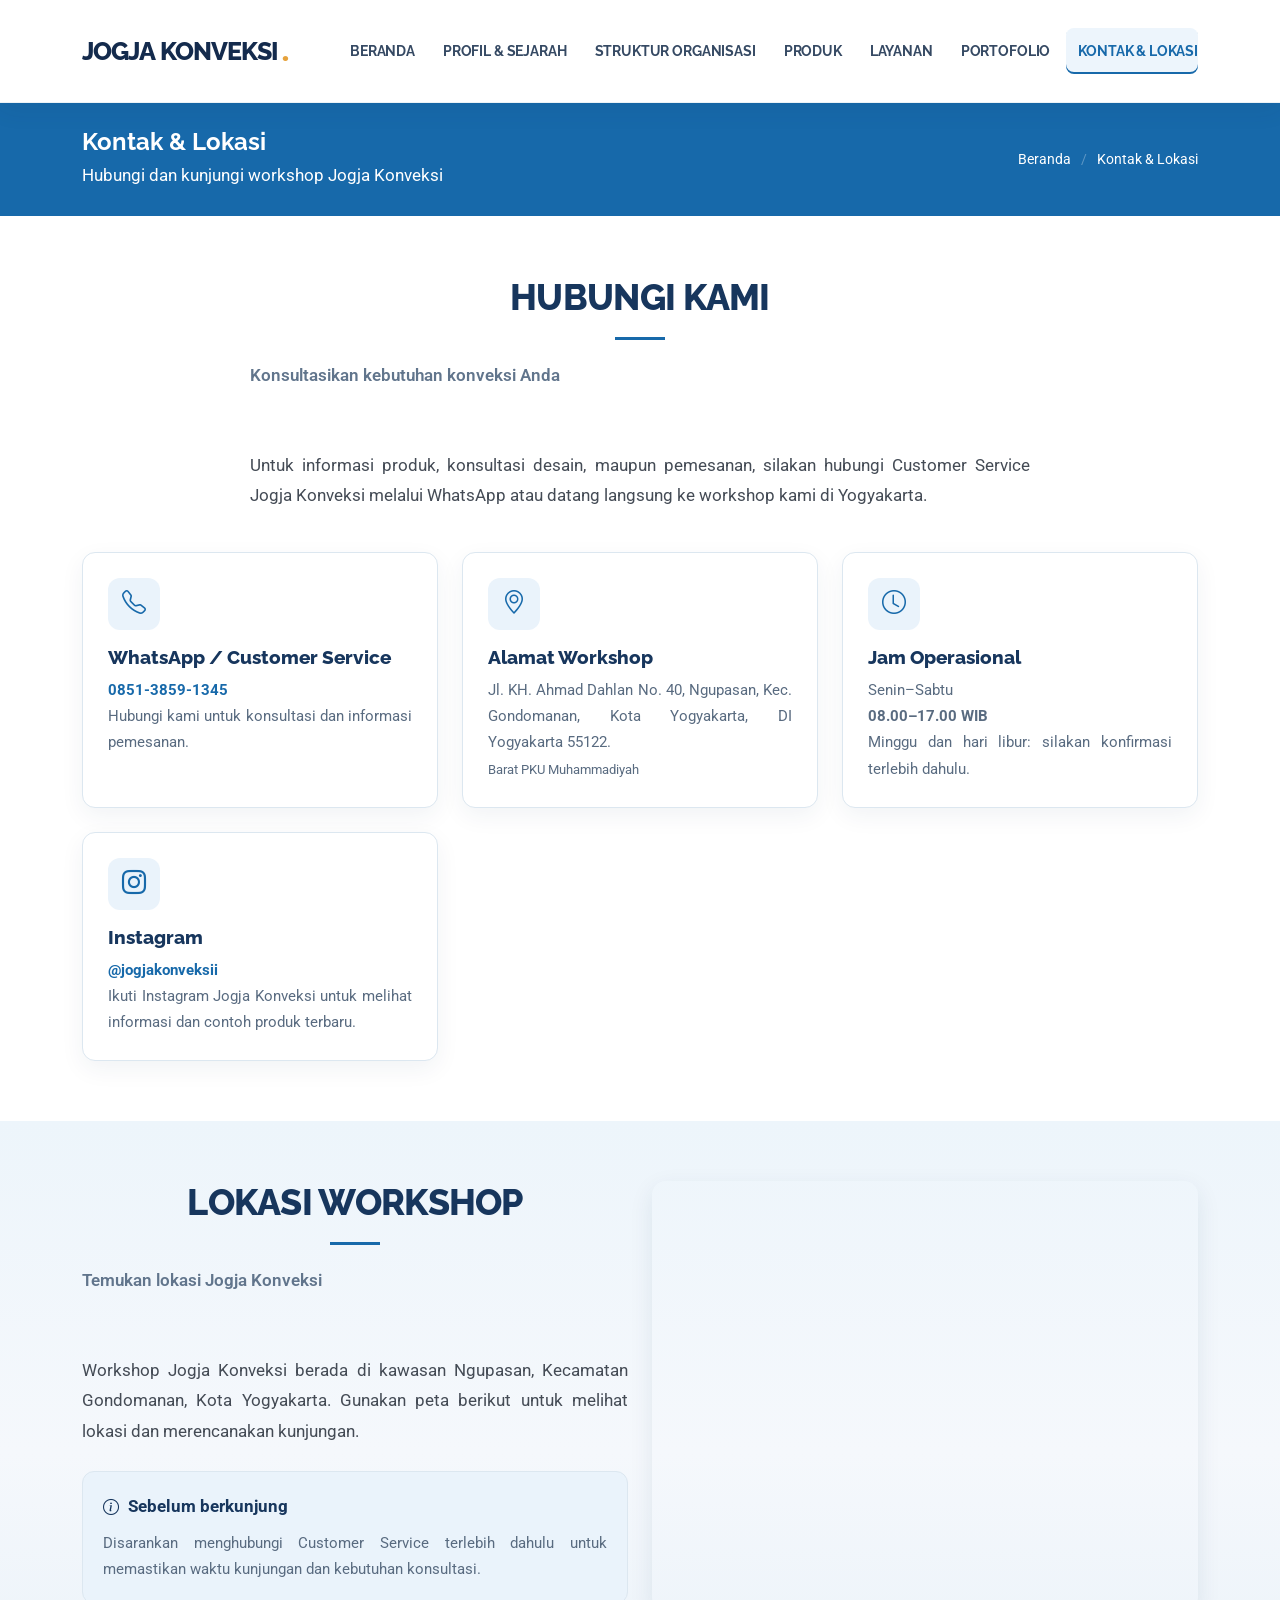
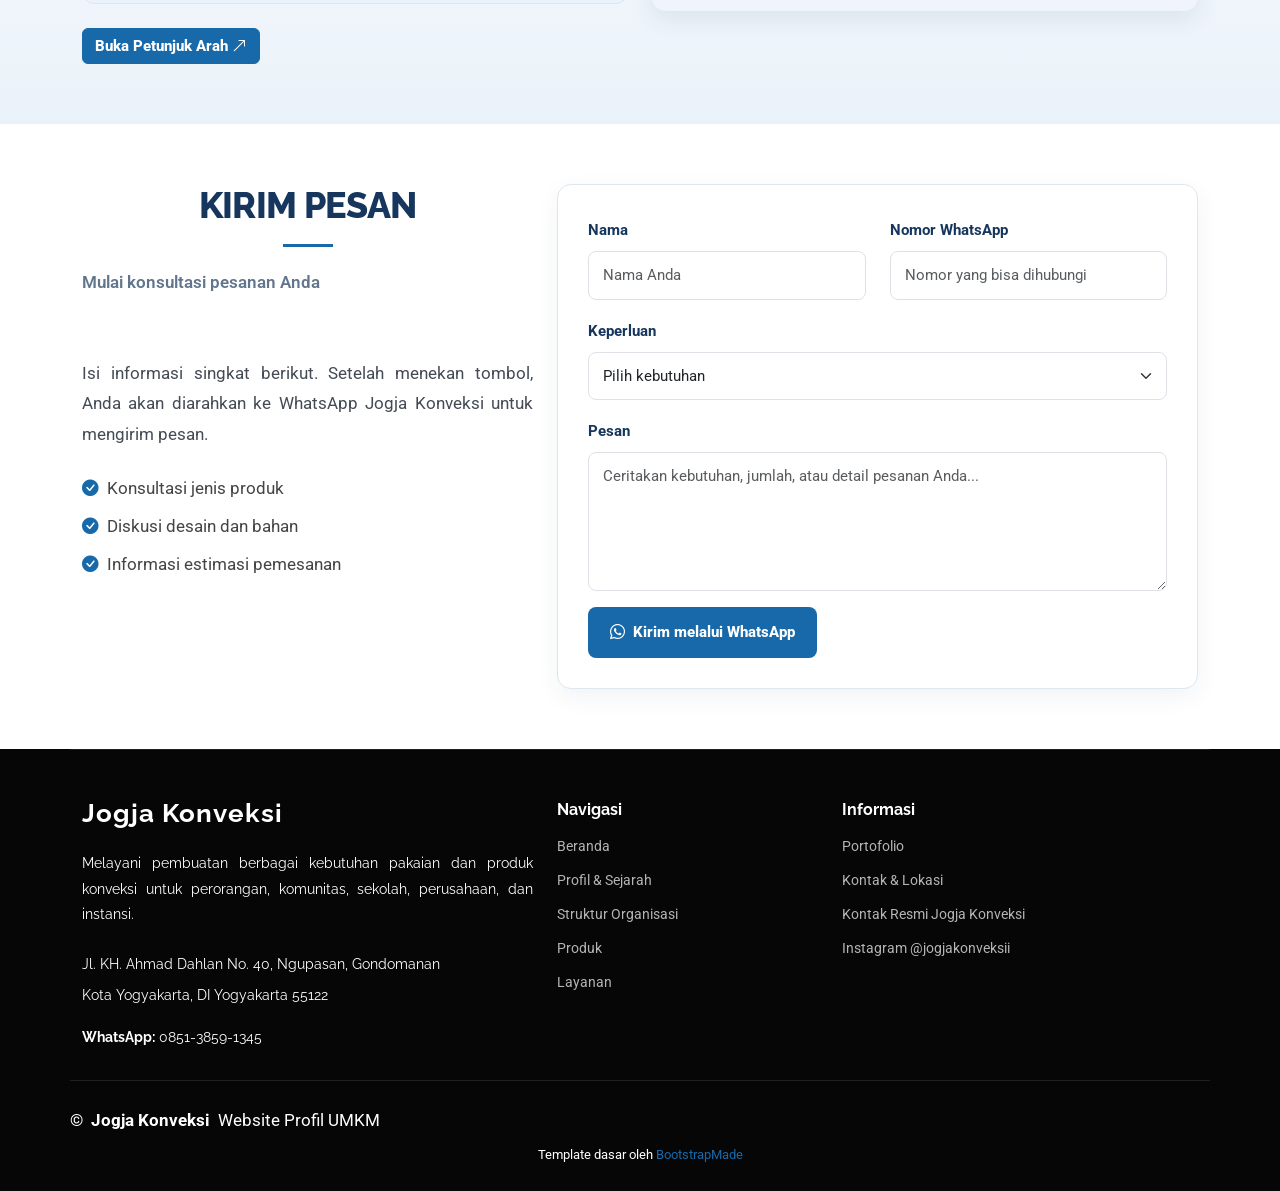
<file: contact.html>
<!DOCTYPE html>
<html lang="id"><head><meta charset="utf-8"><meta name="viewport" content="width=device-width, initial-scale=1.0">
<title>Kontak &amp; Lokasi | Jogja Konveksi</title>
<meta name="description" content="Hubungi Jogja Konveksi untuk konsultasi dan pemesanan. Kunjungi workshop di Jl. KH. Ahmad Dahlan No. 40, Yogyakarta.">
<link href="assets/img/favicon.png" rel="icon"><link rel="preconnect" href="https://fonts.googleapis.com"><link rel="preconnect" href="https://fonts.gstatic.com" crossorigin>
<link href="https://fonts.googleapis.com/css2?family=Roboto:wght@300;400;500;700;900&family=Raleway:wght@400;500;600;700;800;900&family=Nunito:wght@400;500;600;700;800;900&display=swap" rel="stylesheet">
<link href="assets/vendor/bootstrap/css/bootstrap.min.css" rel="stylesheet"><link href="assets/vendor/bootstrap-icons/bootstrap-icons.css" rel="stylesheet">
<link href="assets/vendor/aos/aos.css" rel="stylesheet"><link href="assets/vendor/glightbox/css/glightbox.min.css" rel="stylesheet">
<link href="assets/css/main.css" rel="stylesheet"><link href="assets/css/custom-jogja.css" rel="stylesheet">
<style>
.jk-contact-intro{max-width:780px;margin:auto;text-align:center}
.jk-contact-card{height:100%;padding:25px;border:1px solid #e7edf4;border-radius:13px;background:#fff;box-shadow:0 8px 25px rgba(25,48,80,.055)}
.jk-contact-icon{width:52px;height:52px;display:grid;place-items:center;border-radius:12px;background:#eaf2fb;color:#245b9b;font-size:24px;margin-bottom:16px}
.jk-contact-card h3{font-size:19px;font-weight:800;color:#18365e;margin-bottom:8px}
.jk-contact-card p{color:#667085;margin:0;line-height:1.75}
.jk-contact-card a{overflow-wrap:anywhere}
.jk-map-wrap{border-radius:14px;overflow:hidden;min-height:430px;box-shadow:0 8px 25px rgba(25,48,80,.08)}
.jk-map-wrap iframe{width:100%;height:430px;border:0;display:block}
.jk-contact-form{padding:30px;border:1px solid #e7edf4;border-radius:14px;background:#fff;box-shadow:0 8px 25px rgba(25,48,80,.055)}
.jk-contact-form label{font-weight:700;color:#344054;margin-bottom:7px}
.jk-contact-form .form-control,.jk-contact-form .form-select{padding:12px 14px;border-radius:8px}
.jk-contact-form button{background:#245b9b;color:white;border:0;border-radius:8px;padding:12px 22px;font-weight:700}
.jk-contact-form button:hover{background:#183f70}
.jk-hours{background:#f3f7fb;border-radius:12px;padding:20px}
.jk-hours strong{color:#18365e}
@media(max-width:767px){.jk-contact-form{padding:22px}.jk-map-wrap iframe{height:340px}}

/* Penyesuaian halaman Kontak & Lokasi mengikuti warna dan tipografi Beranda */
.contact-page {
  --accent-color: #1769AA;
  font-family: 'DM Sans', 'Roboto', sans-serif;
}
.contact-page .page-title.accent-background {
  background: #1769AA !important;
  background-image: none !important;
}
.contact-page .page-title h1,
.contact-page .page-title p,
.contact-page .page-title .breadcrumbs,
.contact-page .page-title .breadcrumbs a,
.contact-page .page-title .breadcrumbs .current { color: #fff !important; }
.contact-page .section-title h2 {
  color: #17365D;
  font-family: 'Plus Jakarta Sans', 'Raleway', sans-serif;
  font-size: clamp(27px, 3vw, 36px);
  font-weight: 800;
  line-height: 1.2;
  letter-spacing: -.7px;
}
.contact-page .section-title h2::after { background: #1769AA !important; }
.contact-page .section-title p {
  color: #61758C;
  font-family: 'DM Sans', 'Roboto', sans-serif;
  font-size: 17px;
  font-weight: 600;
}
.contact-page .jk-contact-intro > p,
.contact-page main section .container > .row > .col-lg-6 > p,
.contact-page main section .container > .row > .col-lg-5 > p {
  color: #444B55;
  font-family: 'DM Sans', 'Roboto', sans-serif;
  font-size: 16.5px;
  line-height: 1.85;
  text-align: justify;
}
.contact-page .jk-contact-card {
  border-color: #DCE7F0;
  box-shadow: 0 8px 25px rgba(23, 54, 93, .06);
}
.contact-page .jk-contact-icon {
  background: #EAF3FB;
  color: #1769AA;
}
.contact-page .jk-contact-card h3 {
  color: #17365D;
  font-family: 'Plus Jakarta Sans', 'Raleway', sans-serif;
  font-size: 19px;
  font-weight: 800;
}
.contact-page .jk-contact-card p {
  color: #596B80;
  font-family: 'DM Sans', 'Roboto', sans-serif;
  font-size: 15px;
  line-height: 1.75;
}
.contact-page .jk-contact-card a { color: #1769AA; font-weight: 700; }
.contact-page .jk-contact-card a:hover { color: #124F83; }
.contact-page main section.light-background {
  background: linear-gradient(180deg, #EDF5FB 0%, #F5F8FC 55%, #EAF2F9 100%);
}
.contact-page .jk-map-wrap {
  box-shadow: 0 8px 25px rgba(23, 54, 93, .09);
}
.contact-page .jk-hours {
  background: #EAF3FB;
  border: 1px solid #DCE7F0;
}
.contact-page .jk-hours strong { color: #17365D; }
.contact-page .jk-hours p {
  color: #596B80;
  font-family: 'DM Sans', 'Roboto', sans-serif;
  font-size: 15px;
  line-height: 1.75;
}
.contact-page .btn.btn-primary,
.contact-page .jk-contact-form button {
  background: #1769AA !important;
  border-color: #1769AA !important;
  color: #fff !important;
  font-family: 'DM Sans', 'Roboto', sans-serif;
  font-size: 15px;
  font-weight: 800;
}
.contact-page .btn.btn-primary:hover,
.contact-page .jk-contact-form button:hover {
  background: #124F83 !important;
  border-color: #124F83 !important;
}
.contact-page .jk-contact-form {
  border-color: #DCE7F0;
  box-shadow: 0 8px 25px rgba(23, 54, 93, .06);
}
.contact-page .jk-contact-form label {
  color: #17365D;
  font-family: 'DM Sans', 'Roboto', sans-serif;
  font-size: 15px;
}
.contact-page .jk-contact-form .form-control,
.contact-page .jk-contact-form .form-select {
  font-family: 'DM Sans', 'Roboto', sans-serif;
  font-size: 15px;
}
.contact-page main .text-primary { color: #1769AA !important; }
@media (max-width: 767px) {
  .contact-page .section-title h2 { font-size: 27px; }
  .contact-page .section-title p { font-size: 15px; }
  .contact-page .jk-contact-card h3 { font-size: 18px; }
  .contact-page .jk-contact-card p { font-size: 14px; }
}

</style></head>
<body class="contact-page">
<header id="header" class="header d-flex align-items-center sticky-top">
<div class="container position-relative d-flex align-items-center">
<a href="index.html" class="logo d-flex align-items-center me-auto"><h1 class="sitename">Jogja Konveksi</h1><span>.</span></a>
<nav id="navmenu" class="navmenu" aria-label="Navigasi utama"><ul>
<li><a href="index.html">Beranda</a></li><li><a href="about.html">Profil &amp; Sejarah</a></li>
<li><a href="team.html">Struktur Organisasi</a></li><li><a href="portfolio.html">Produk</a></li>
<li><a href="services.html">Layanan</a></li><li><a href="portfolio-details.html">Portofolio</a></li>
<li><a href="contact.html" class="active">Kontak &amp; Lokasi</a></li>
</ul><i class="mobile-nav-toggle d-xl-none bi bi-list" aria-label="Buka menu"></i></nav>
</div></header>
<main class="main">
<div class="page-title accent-background"><div class="container d-lg-flex justify-content-between align-items-center">
<div><h1 class="mb-1">Kontak &amp; Lokasi</h1><p class="mb-0">Hubungi dan kunjungi workshop Jogja Konveksi</p></div>
<nav class="breadcrumbs"><ol><li><a href="index.html">Beranda</a></li><li class="current">Kontak &amp; Lokasi</li></ol></nav>
</div></div>
<section class="section"><div class="container">
<div class="jk-contact-intro" data-aos="fade-up"><div class="section-title"><h2>Hubungi Kami</h2><p>Konsultasikan kebutuhan konveksi Anda</p></div>
<p>Untuk informasi produk, konsultasi desain, maupun pemesanan, silakan hubungi Customer Service Jogja Konveksi melalui WhatsApp atau datang langsung ke workshop kami di Yogyakarta.</p></div>
<div class="row gy-4 mt-3">
<div class="col-lg-4 col-md-6" data-aos="fade-up"><div class="jk-contact-card"><div class="jk-contact-icon"><i class="bi bi-telephone"></i></div><h3>WhatsApp / Customer Service</h3><p><a href="https://wa.me/6285138591345" target="_blank" rel="noopener">0851-3859-1345</a><br>Hubungi kami untuk konsultasi dan informasi pemesanan.</p></div></div>
<div class="col-lg-4 col-md-6" data-aos="fade-up" data-aos-delay="100"><div class="jk-contact-card"><div class="jk-contact-icon"><i class="bi bi-geo-alt"></i></div><h3>Alamat Workshop</h3><p>Jl. KH. Ahmad Dahlan No. 40, Ngupasan, Kec. Gondomanan, Kota Yogyakarta, DI Yogyakarta 55122.<br><small>Barat PKU Muhammadiyah</small></p></div></div>
<div class="col-lg-4 col-md-6" data-aos="fade-up" data-aos-delay="200"><div class="jk-contact-card"><div class="jk-contact-icon"><i class="bi bi-clock"></i></div><h3>Jam Operasional</h3><p>Senin–Sabtu<br><strong>08.00–17.00 WIB</strong><br>Minggu dan hari libur: silakan konfirmasi terlebih dahulu.</p></div></div>
<div class="col-lg-4 col-md-6" data-aos="fade-up" data-aos-delay="250"><div class="jk-contact-card"><div class="jk-contact-icon"><i class="bi bi-instagram"></i></div><h3>Instagram</h3><p><a href="https://www.instagram.com/jogjakonveksii/" target="_blank" rel="noopener">@jogjakonveksii</a><br>Ikuti Instagram Jogja Konveksi untuk melihat informasi dan contoh produk terbaru.</p></div></div>
</div></div></section>
<section class="section light-background"><div class="container"><div class="row gy-4 align-items-stretch">
<div class="col-lg-6" data-aos="fade-up"><div class="section-title"><h2>Lokasi Workshop</h2><p>Temukan lokasi Jogja Konveksi</p></div>
<p>Workshop Jogja Konveksi berada di kawasan Ngupasan, Kecamatan Gondomanan, Kota Yogyakarta. Gunakan peta berikut untuk melihat lokasi dan merencanakan kunjungan.</p>
<div class="jk-hours mt-4"><strong><i class="bi bi-info-circle me-2"></i>Sebelum berkunjung</strong><p class="mb-0 mt-2">Disarankan menghubungi Customer Service terlebih dahulu untuk memastikan waktu kunjungan dan kebutuhan konsultasi.</p></div>
<a class="btn btn-primary mt-4" href="https://www.google.com/maps/search/?api=1&amp;query=Jl.+KH.+Ahmad+Dahlan+No.40+Ngupasan+Gondomanan+Yogyakarta" target="_blank" rel="noopener">Buka Petunjuk Arah <i class="bi bi-arrow-up-right"></i></a>
</div>
<div class="col-lg-6" data-aos="fade-up" data-aos-delay="100"><div class="jk-map-wrap"><iframe title="Peta lokasi Workshop Jogja Konveksi" src="https://maps.google.com/maps?q=Jl.%20KH.%20Ahmad%20Dahlan%20No.40%2C%20Ngupasan%2C%20Gondomanan%2C%20Yogyakarta&t=&z=16&ie=UTF8&iwloc=&output=embed" loading="lazy" referrerpolicy="no-referrer-when-downgrade" allowfullscreen></iframe></div></div>
</div></div></section>
<section class="section"><div class="container"><div class="row gy-4">
<div class="col-lg-5" data-aos="fade-up"><div class="section-title"><h2>Kirim Pesan</h2><p>Mulai konsultasi pesanan Anda</p></div><p>Isi informasi singkat berikut. Setelah menekan tombol, Anda akan diarahkan ke WhatsApp Jogja Konveksi untuk mengirim pesan.</p>
<ul class="list-unstyled mt-4"><li class="mb-2"><i class="bi bi-check-circle-fill text-primary me-2"></i>Konsultasi jenis produk</li><li class="mb-2"><i class="bi bi-check-circle-fill text-primary me-2"></i>Diskusi desain dan bahan</li><li class="mb-2"><i class="bi bi-check-circle-fill text-primary me-2"></i>Informasi estimasi pemesanan</li></ul>
</div>
<div class="col-lg-7" data-aos="fade-up" data-aos-delay="100"><form id="jkWhatsAppForm" class="jk-contact-form">
<div class="row gy-3"><div class="col-md-6"><label for="jkName">Nama</label><input class="form-control" id="jkName" type="text" placeholder="Nama Anda" required></div>
<div class="col-md-6"><label for="jkPhone">Nomor WhatsApp</label><input class="form-control" id="jkPhone" type="tel" placeholder="Nomor yang bisa dihubungi" required></div>
<div class="col-12"><label for="jkSubject">Keperluan</label><select class="form-select" id="jkSubject" required><option value="">Pilih kebutuhan</option><option>Seragam / Kemeja</option><option>Kaos / Polo</option><option>Jaket / Hoodie</option><option>Jersey / Pakaian Olahraga</option><option>Tas / Aksesori</option><option>Bordir / Sablon</option><option>Lainnya</option></select></div>
<div class="col-12"><label for="jkMessage">Pesan</label><textarea class="form-control" id="jkMessage" rows="5" placeholder="Ceritakan kebutuhan, jumlah, atau detail pesanan Anda..." required></textarea></div>
<div class="col-12"><button type="submit"><i class="bi bi-whatsapp me-2"></i>Kirim melalui WhatsApp</button></div></div>
</form></div>
</div></div></section>
</main>
<footer id="footer" class="footer dark-background"><div class="container footer-top"><div class="row gy-4">
<div class="col-lg-5 col-md-6 footer-about"><a href="index.html" class="logo d-flex align-items-center"><span class="sitename">Jogja Konveksi</span></a>
<p>Melayani pembuatan berbagai kebutuhan pakaian dan produk konveksi untuk perorangan, komunitas, sekolah, perusahaan, dan instansi.</p>
<div class="footer-contact pt-2"><p>Jl. KH. Ahmad Dahlan No. 40, Ngupasan, Gondomanan</p><p>Kota Yogyakarta, DI Yogyakarta 55122</p><p class="mt-3"><strong>WhatsApp:</strong> <span>0851-3859-1345</span></p></div></div>
<div class="col-lg-3 col-md-6 footer-links"><h4>Navigasi</h4><ul><li><a href="index.html">Beranda</a></li><li><a href="about.html">Profil &amp; Sejarah</a></li><li><a href="team.html">Struktur Organisasi</a></li><li><a href="portfolio.html">Produk</a></li><li><a href="services.html">Layanan</a></li></ul></div>
<div class="col-lg-4 col-md-6 footer-links"><h4>Informasi</h4><ul><li><a href="portfolio-details.html">Portofolio</a></li><li><a href="contact.html">Kontak &amp; Lokasi</a></li><li><a href="https://jogjakonveksi.co.id/contact/" target="_blank" rel="noopener">Kontak Resmi Jogja Konveksi</a></li><li><a href="https://www.instagram.com/jogjakonveksii/" target="_blank" rel="noopener">Instagram @jogjakonveksii</a></li></ul></div>
</div></div><div class="container copyright text-center mt-4"><p>© <strong class="px-1 sitename">Jogja Konveksi</strong> <span>Website Profil UMKM</span></p><div class="credits">Template dasar oleh <a href="https://bootstrapmade.com/">BootstrapMade</a></div></div></footer>
<a href="#" id="scroll-top" class="scroll-top d-flex align-items-center justify-content-center"><i class="bi bi-arrow-up-short"></i></a><div id="preloader"></div>
<script src="assets/vendor/bootstrap/js/bootstrap.bundle.min.js"></script><script src="assets/vendor/aos/aos.js"></script><script src="assets/js/main.js"></script>
<script>
document.getElementById('jkWhatsAppForm').addEventListener('submit',function(e){
 e.preventDefault();
 const nama=document.getElementById('jkName').value.trim();
 const telp=document.getElementById('jkPhone').value.trim();
 const keperluan=document.getElementById('jkSubject').value;
 const pesan=document.getElementById('jkMessage').value.trim();
 const text=`Halo Jogja Konveksi, saya ingin konsultasi.\n\nNama: ${nama}\nNomor WhatsApp: ${telp}\nKeperluan: ${keperluan}\nPesan: ${pesan}`;
 window.open('https://wa.me/6285138591345?text='+encodeURIComponent(text),'_blank','noopener');
});
</script>
</body></html>
</file>
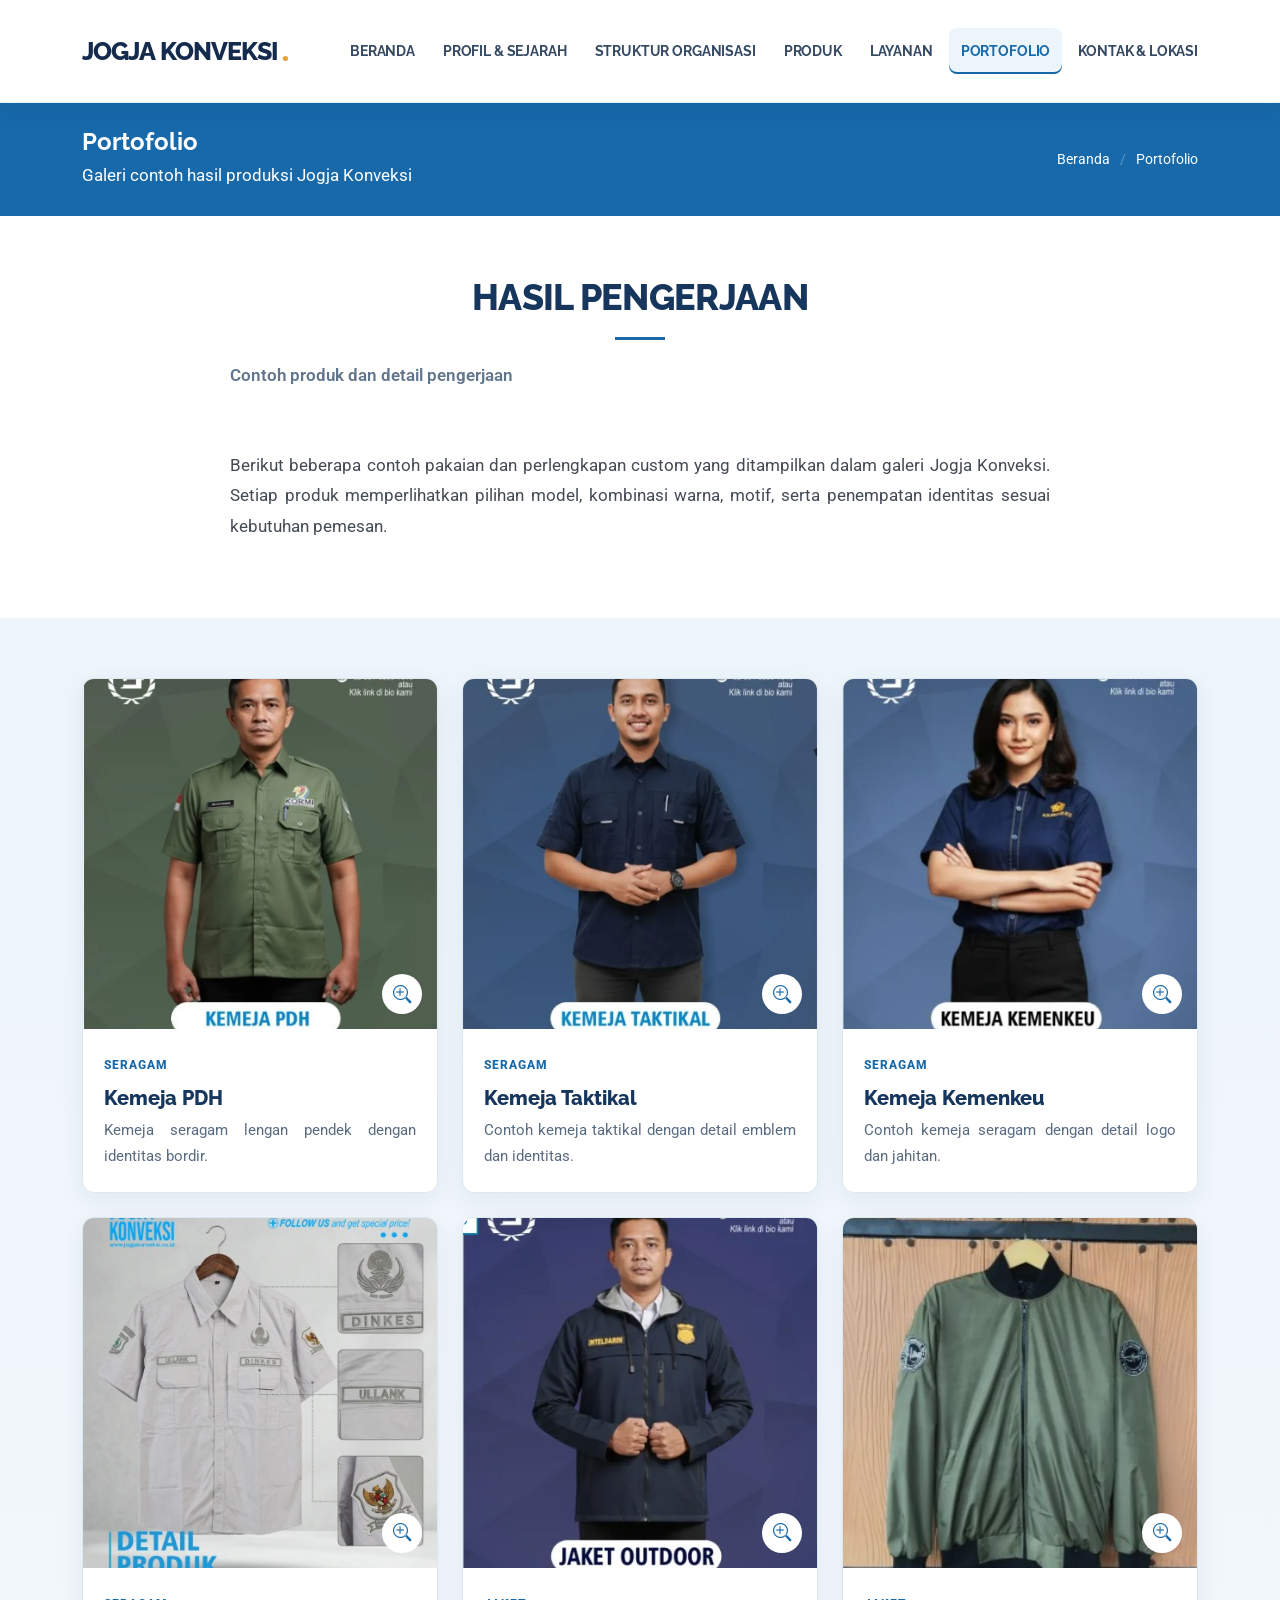
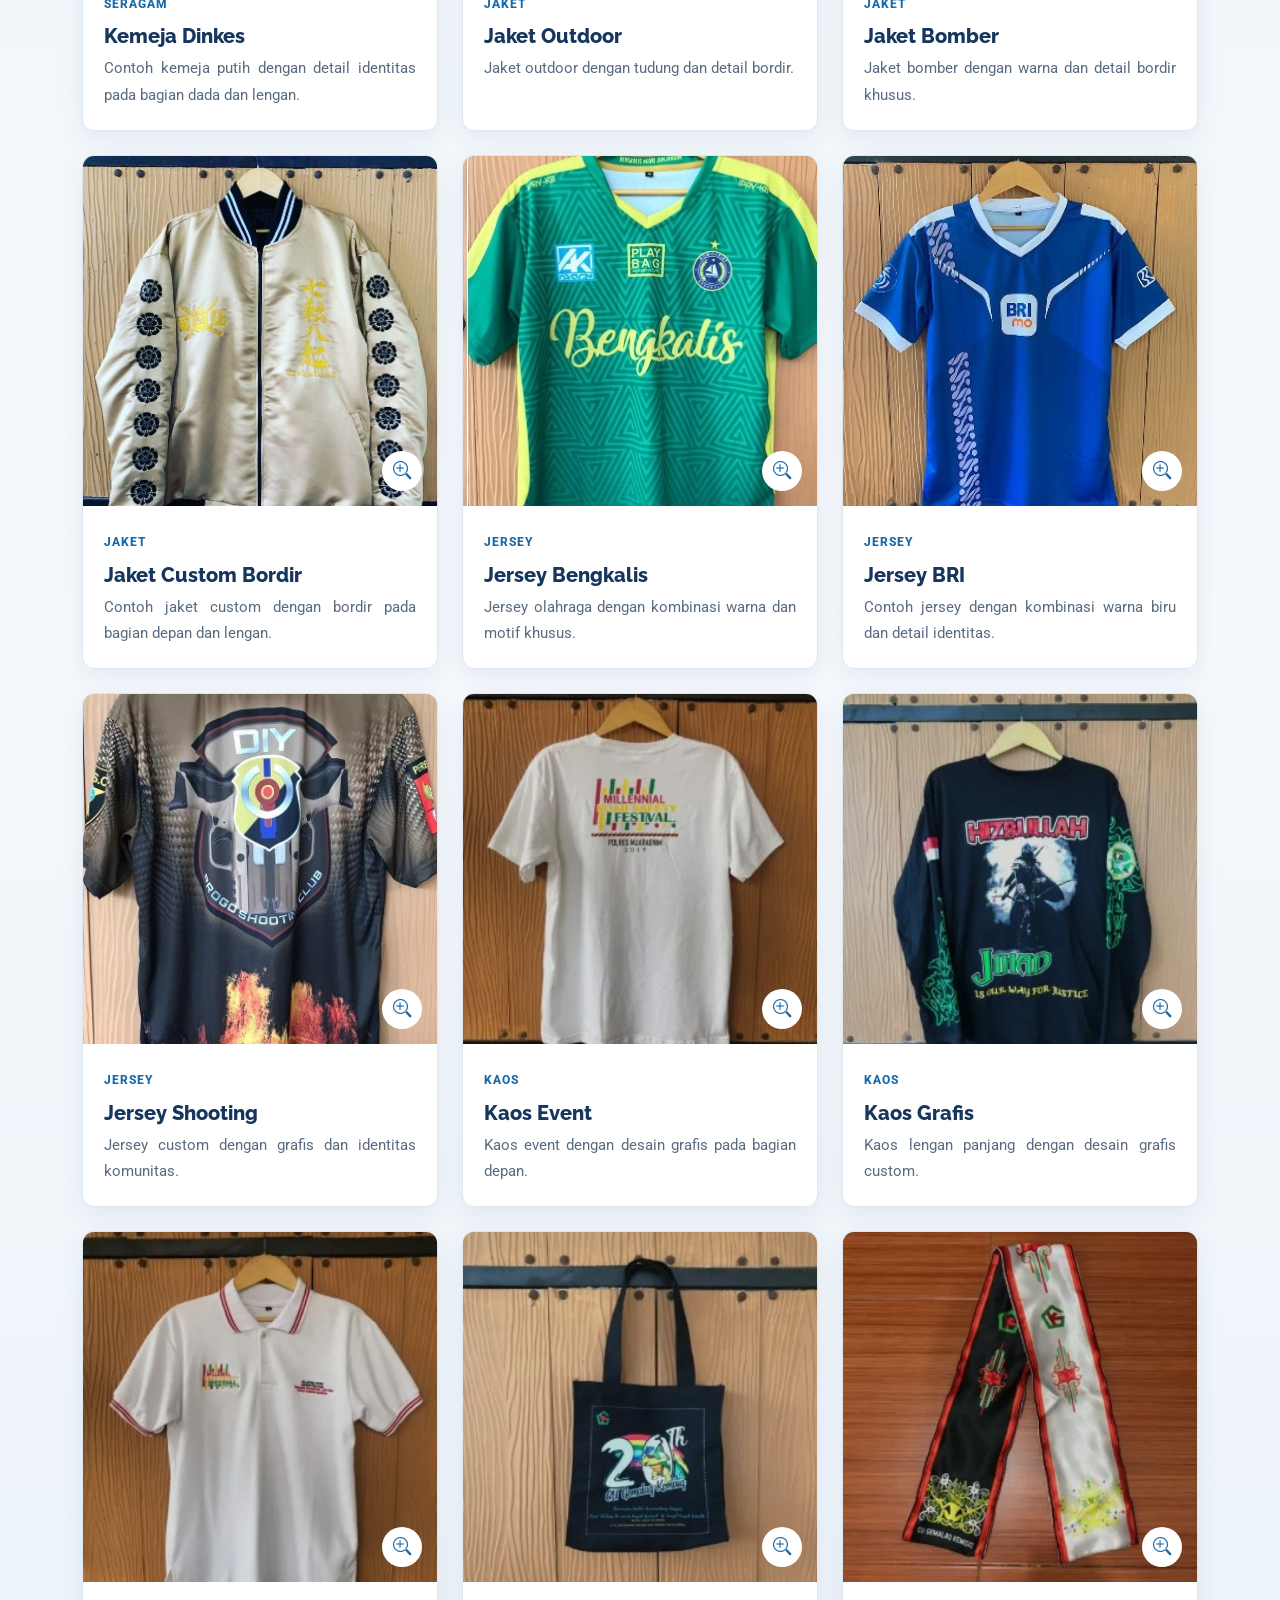
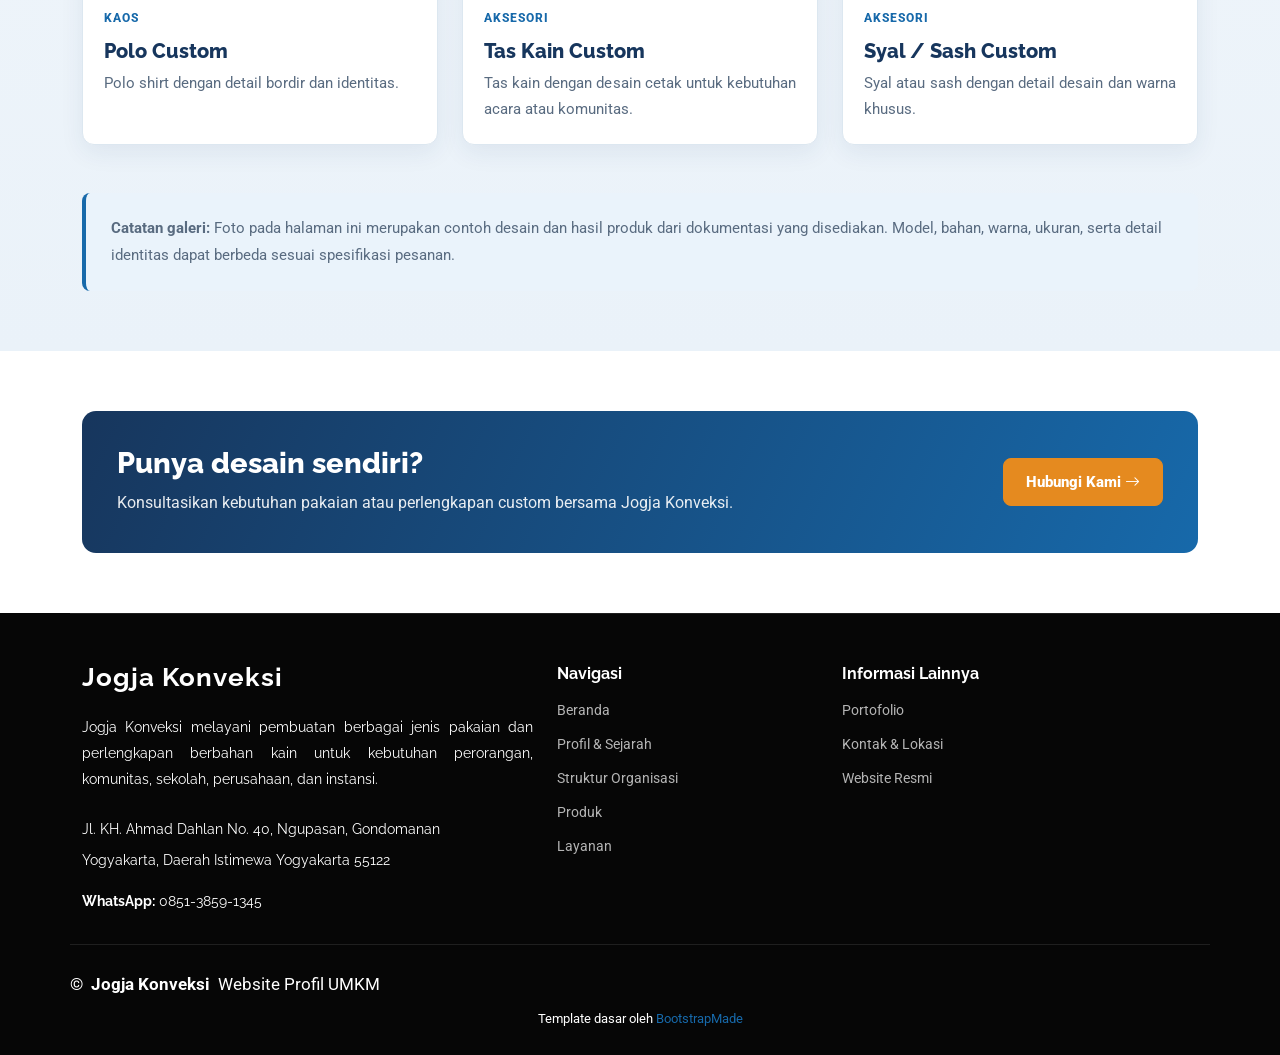
<file: portfolio-details.html>
<!DOCTYPE html>
<html lang="id">
<head>
<meta charset="utf-8"><meta name="viewport" content="width=device-width, initial-scale=1.0">
<title>Portofolio | Jogja Konveksi</title>
<meta name="description" content="Galeri contoh hasil produksi pakaian dan perlengkapan custom Jogja Konveksi.">
<link href="assets/img/favicon.png" rel="icon">
<link rel="preconnect" href="https://fonts.googleapis.com"><link rel="preconnect" href="https://fonts.gstatic.com" crossorigin>
<link href="https://fonts.googleapis.com/css2?family=Roboto:wght@300;400;500;700;900&family=Raleway:wght@400;500;600;700;800;900&family=Nunito:wght@400;500;600;700;800;900&display=swap" rel="stylesheet">
<link href="assets/vendor/bootstrap/css/bootstrap.min.css" rel="stylesheet">
<link href="assets/vendor/bootstrap-icons/bootstrap-icons.css" rel="stylesheet">
<link href="assets/vendor/aos/aos.css" rel="stylesheet">
<link href="assets/vendor/glightbox/css/glightbox.min.css" rel="stylesheet">
<link href="assets/css/main.css" rel="stylesheet"><link href="assets/css/custom-jogja.css" rel="stylesheet">
<style>
.jk-portfolio-intro{max-width:820px;margin:auto;text-align:center}
.jk-case-card{height:100%;background:#fff;border:1px solid #e8edf3;border-radius:12px;overflow:hidden;box-shadow:0 8px 24px rgba(20,45,80,.06);transition:.25s}
.jk-case-card:hover{transform:translateY(-5px);box-shadow:0 14px 32px rgba(20,45,80,.12)}
.jk-case-card>a{display:block;position:relative;background:#f4f5f7;overflow:hidden}
.jk-case-card img{width:100%;height:350px;object-fit:cover;object-position:center;display:block;transition:transform .35s}
.jk-case-card:hover img{transform:scale(1.035)}
.jk-case-zoom{position:absolute;right:15px;bottom:15px;width:40px;height:40px;border-radius:50%;display:grid;place-items:center;background:#fff;color:#2457a6;font-size:18px}
.jk-case-caption{padding:20px 21px 22px}
.jk-case-caption>span{font-size:12px;text-transform:uppercase;letter-spacing:1px;font-weight:800;color:#2580c3}
.jk-case-caption h3{font-size:20px;font-weight:800;color:#17345c;margin:7px 0}
.jk-case-caption p{font-size:14px;line-height:1.7;color:#667085;margin:0}
.jk-portfolio-note{background:#f4f7fb;border-left:4px solid #2580c3;border-radius:8px;padding:22px 25px}
.jk-portfolio-cta{background:#203d66;color:#fff;border-radius:14px;padding:35px}
.jk-portfolio-cta h2{color:#fff;font-weight:800}
.jk-portfolio-cta p{color:rgba(255,255,255,.85)}
.jk-portfolio-cta .btn{background:#fff;color:#203d66;border:0;padding:12px 22px;font-weight:700}
@media(max-width:767px){.jk-case-card img{height:300px}.jk-portfolio-cta{padding:25px}}

/* Penyesuaian warna dan tipografi Portofolio mengikuti Beranda */
.portfolio-details-page {
  --accent-color: #1769AA;
  font-family: 'DM Sans', 'Roboto', sans-serif;
}
.portfolio-details-page .page-title.accent-background {
  background: #1769AA !important;
  background-image: none !important;
}
.portfolio-details-page .page-title h1,
.portfolio-details-page .page-title p,
.portfolio-details-page .page-title .breadcrumbs,
.portfolio-details-page .page-title .breadcrumbs a,
.portfolio-details-page .page-title .breadcrumbs .current {
  color: #fff !important;
}
.portfolio-details-page .section-title h2 {
  color: #17365D;
  font-family: 'Plus Jakarta Sans', 'Raleway', sans-serif;
  font-size: clamp(27px, 3vw, 36px);
  font-weight: 800;
  line-height: 1.2;
  letter-spacing: -.7px;
}
.portfolio-details-page .section-title h2::after { background: #1769AA !important; }
.portfolio-details-page .section-title p {
  color: #61758C;
  font-family: 'DM Sans', 'Roboto', sans-serif;
  font-size: 17px;
  font-weight: 600;
}
.portfolio-details-page .jk-portfolio-intro > p {
  color: #444B55;
  font-family: 'DM Sans', 'Roboto', sans-serif;
  font-size: 16.5px;
  line-height: 1.85;
  text-align: justify;
}
.portfolio-details-page main > section.light-background {
  background: linear-gradient(180deg, #EDF5FB 0%, #F5F8FC 55%, #EAF2F9 100%);
}
.portfolio-details-page .jk-case-card {
  border-color: #DCE7F0;
  box-shadow: 0 8px 24px rgba(23, 54, 93, .07);
}
.portfolio-details-page .jk-case-card:hover {
  box-shadow: 0 14px 32px rgba(23, 54, 93, .13);
}
.portfolio-details-page .jk-case-card > a { background: #EAF3FB; }
.portfolio-details-page .jk-case-zoom {
  color: #1769AA;
}
.portfolio-details-page .jk-case-caption > span {
  color: #1769AA;
  font-family: 'DM Sans', 'Roboto', sans-serif;
  font-size: 12px;
  font-weight: 800;
}
.portfolio-details-page .jk-case-caption h3 {
  color: #17365D;
  font-family: 'Plus Jakarta Sans', 'Raleway', sans-serif;
  font-size: 20px;
  font-weight: 800;
}
.portfolio-details-page .jk-case-caption p {
  color: #596B80;
  font-family: 'DM Sans', 'Roboto', sans-serif;
  font-size: 15px;
  line-height: 1.75;
}
.portfolio-details-page .jk-portfolio-note {
  background: #EAF3FB;
  border-left-color: #1769AA;
  color: #596B80;
  font-family: 'DM Sans', 'Roboto', sans-serif;
  font-size: 15px;
  line-height: 1.8;
}
.portfolio-details-page .jk-portfolio-cta {
  background: linear-gradient(115deg, #17365D 0%, #1769AA 100%);
  border-radius: 14px;
}
.portfolio-details-page .jk-portfolio-cta h2 {
  color: #fff;
  font-family: 'Plus Jakarta Sans', 'Raleway', sans-serif;
  font-size: clamp(22px, 2.3vw, 29px);
  font-weight: 800;
}
.portfolio-details-page .jk-portfolio-cta p {
  color: rgba(255,255,255,.9);
  font-family: 'DM Sans', 'Roboto', sans-serif;
  font-size: 16px;
  line-height: 1.8;
}
.portfolio-details-page .jk-portfolio-cta .btn {
  color: #1769AA;
  background: #fff;
  font-family: 'DM Sans', 'Roboto', sans-serif;
  font-size: 15px;
  font-weight: 800;
}
@media(max-width:767px) {
  .portfolio-details-page .section-title h2 { font-size: 27px; }
  .portfolio-details-page .section-title p { font-size: 15px; }
  .portfolio-details-page .jk-case-caption h3 { font-size: 18px; }
  .portfolio-details-page .jk-case-caption p { font-size: 14px; }
}

</style>
</head>
<body class="portfolio-details-page">
<header id="header" class="header d-flex align-items-center sticky-top">
  <div class="container position-relative d-flex align-items-center">
    <a href="index.html" class="logo d-flex align-items-center me-auto"><h1 class="sitename">Jogja Konveksi</h1><span>.</span></a>
    <nav id="navmenu" class="navmenu" aria-label="Navigasi utama">
      <ul>
        <li><a href="index.html">Beranda</a></li>
        <li><a href="about.html">Profil &amp; Sejarah</a></li>
        <li><a href="team.html">Struktur Organisasi</a></li>
        <li><a href="portfolio.html">Produk</a></li>
        <li><a href="services.html">Layanan</a></li>
        <li><a href="portfolio-details.html" class="active">Portofolio</a></li>
        <li><a href="contact.html">Kontak &amp; Lokasi</a></li>
      </ul>
      <i class="mobile-nav-toggle d-xl-none bi bi-list" aria-label="Buka menu"></i>
    </nav>
  </div>
</header>
<main class="main">
 <div class="page-title accent-background"><div class="container d-lg-flex justify-content-between align-items-center">
  <div><h1 class="mb-1">Portofolio</h1><p class="mb-0">Galeri contoh hasil produksi Jogja Konveksi</p></div>
  <nav class="breadcrumbs"><ol><li><a href="index.html">Beranda</a></li><li class="current">Portofolio</li></ol></nav>
 </div></div>
 <section class="section"><div class="container">
  <div class="jk-portfolio-intro" data-aos="fade-up">
   <div class="section-title"><h2>Hasil Pengerjaan</h2><p>Contoh produk dan detail pengerjaan</p></div>
   <p>Berikut beberapa contoh pakaian dan perlengkapan custom yang ditampilkan dalam galeri Jogja Konveksi. Setiap produk memperlihatkan pilihan model, kombinasi warna, motif, serta penempatan identitas sesuai kebutuhan pemesan.</p>
  </div>
 </div></section>
 <section class="section light-background"><div class="container">
  <div class="row gy-4">
   <div class="col-lg-4 col-md-6 portfolio-item" data-aos="fade-up">
      <div class="jk-case-card">
        <a href="assets/img/products/asli-jogja-konveksi/kemeja-pdh-model.jpg" class="glightbox" data-gallery="jk-portfolio" aria-label="Lihat foto Kemeja PDH">
          <img src="assets/img/products/asli-jogja-konveksi/kemeja-pdh-model.jpg" class="img-fluid" alt="Kemeja PDH Jogja Konveksi" loading="lazy">
          <span class="jk-case-zoom"><i class="bi bi-zoom-in"></i></span>
        </a>
        <div class="jk-case-caption"><span>Seragam</span><h3>Kemeja PDH</h3><p>Kemeja seragam lengan pendek dengan identitas bordir.</p></div>
      </div>
    </div><div class="col-lg-4 col-md-6 portfolio-item" data-aos="fade-up">
      <div class="jk-case-card">
        <a href="assets/img/products/asli-jogja-konveksi/kemeja-taktikal-model.jpg" class="glightbox" data-gallery="jk-portfolio" aria-label="Lihat foto Kemeja Taktikal">
          <img src="assets/img/products/asli-jogja-konveksi/kemeja-taktikal-model.jpg" class="img-fluid" alt="Kemeja Taktikal Jogja Konveksi" loading="lazy">
          <span class="jk-case-zoom"><i class="bi bi-zoom-in"></i></span>
        </a>
        <div class="jk-case-caption"><span>Seragam</span><h3>Kemeja Taktikal</h3><p>Contoh kemeja taktikal dengan detail emblem dan identitas.</p></div>
      </div>
    </div><div class="col-lg-4 col-md-6 portfolio-item" data-aos="fade-up">
      <div class="jk-case-card">
        <a href="assets/img/products/asli-jogja-konveksi/kemeja-kemenkeu-model.jpg" class="glightbox" data-gallery="jk-portfolio" aria-label="Lihat foto Kemeja Kemenkeu">
          <img src="assets/img/products/asli-jogja-konveksi/kemeja-kemenkeu-model.jpg" class="img-fluid" alt="Kemeja Kemenkeu Jogja Konveksi" loading="lazy">
          <span class="jk-case-zoom"><i class="bi bi-zoom-in"></i></span>
        </a>
        <div class="jk-case-caption"><span>Seragam</span><h3>Kemeja Kemenkeu</h3><p>Contoh kemeja seragam dengan detail logo dan jahitan.</p></div>
      </div>
    </div><div class="col-lg-4 col-md-6 portfolio-item" data-aos="fade-up">
      <div class="jk-case-card">
        <a href="assets/img/products/asli-jogja-konveksi/kemeja-dinkes-detail.jpg" class="glightbox" data-gallery="jk-portfolio" aria-label="Lihat foto Kemeja Dinkes">
          <img src="assets/img/products/asli-jogja-konveksi/kemeja-dinkes-detail.jpg" class="img-fluid" alt="Kemeja Dinkes Jogja Konveksi" loading="lazy">
          <span class="jk-case-zoom"><i class="bi bi-zoom-in"></i></span>
        </a>
        <div class="jk-case-caption"><span>Seragam</span><h3>Kemeja Dinkes</h3><p>Contoh kemeja putih dengan detail identitas pada bagian dada dan lengan.</p></div>
      </div>
    </div><div class="col-lg-4 col-md-6 portfolio-item" data-aos="fade-up">
      <div class="jk-case-card">
        <a href="assets/img/products/asli-jogja-konveksi/jaket-outdoor-model.jpg" class="glightbox" data-gallery="jk-portfolio" aria-label="Lihat foto Jaket Outdoor">
          <img src="assets/img/products/asli-jogja-konveksi/jaket-outdoor-model.jpg" class="img-fluid" alt="Jaket Outdoor Jogja Konveksi" loading="lazy">
          <span class="jk-case-zoom"><i class="bi bi-zoom-in"></i></span>
        </a>
        <div class="jk-case-caption"><span>Jaket</span><h3>Jaket Outdoor</h3><p>Jaket outdoor dengan tudung dan detail bordir.</p></div>
      </div>
    </div><div class="col-lg-4 col-md-6 portfolio-item" data-aos="fade-up">
      <div class="jk-case-card">
        <a href="assets/img/products/asli-jogja-konveksi/jaket-bomber.jpg" class="glightbox" data-gallery="jk-portfolio" aria-label="Lihat foto Jaket Bomber">
          <img src="assets/img/products/asli-jogja-konveksi/jaket-bomber.jpg" class="img-fluid" alt="Jaket Bomber Jogja Konveksi" loading="lazy">
          <span class="jk-case-zoom"><i class="bi bi-zoom-in"></i></span>
        </a>
        <div class="jk-case-caption"><span>Jaket</span><h3>Jaket Bomber</h3><p>Jaket bomber dengan warna dan detail bordir khusus.</p></div>
      </div>
    </div><div class="col-lg-4 col-md-6 portfolio-item" data-aos="fade-up">
      <div class="jk-case-card">
        <a href="assets/img/products/asli-jogja-konveksi/jaket-custom-bordir.jpg" class="glightbox" data-gallery="jk-portfolio" aria-label="Lihat foto Jaket Custom Bordir">
          <img src="assets/img/products/asli-jogja-konveksi/jaket-custom-bordir.jpg" class="img-fluid" alt="Jaket Custom Bordir Jogja Konveksi" loading="lazy">
          <span class="jk-case-zoom"><i class="bi bi-zoom-in"></i></span>
        </a>
        <div class="jk-case-caption"><span>Jaket</span><h3>Jaket Custom Bordir</h3><p>Contoh jaket custom dengan bordir pada bagian depan dan lengan.</p></div>
      </div>
    </div><div class="col-lg-4 col-md-6 portfolio-item" data-aos="fade-up">
      <div class="jk-case-card">
        <a href="assets/img/products/asli-jogja-konveksi/jersey-bengkalis.jpg" class="glightbox" data-gallery="jk-portfolio" aria-label="Lihat foto Jersey Bengkalis">
          <img src="assets/img/products/asli-jogja-konveksi/jersey-bengkalis.jpg" class="img-fluid" alt="Jersey Bengkalis Jogja Konveksi" loading="lazy">
          <span class="jk-case-zoom"><i class="bi bi-zoom-in"></i></span>
        </a>
        <div class="jk-case-caption"><span>Jersey</span><h3>Jersey Bengkalis</h3><p>Jersey olahraga dengan kombinasi warna dan motif khusus.</p></div>
      </div>
    </div><div class="col-lg-4 col-md-6 portfolio-item" data-aos="fade-up">
      <div class="jk-case-card">
        <a href="assets/img/products/asli-jogja-konveksi/jersey-bri.jpg" class="glightbox" data-gallery="jk-portfolio" aria-label="Lihat foto Jersey BRI">
          <img src="assets/img/products/asli-jogja-konveksi/jersey-bri.jpg" class="img-fluid" alt="Jersey BRI Jogja Konveksi" loading="lazy">
          <span class="jk-case-zoom"><i class="bi bi-zoom-in"></i></span>
        </a>
        <div class="jk-case-caption"><span>Jersey</span><h3>Jersey BRI</h3><p>Contoh jersey dengan kombinasi warna biru dan detail identitas.</p></div>
      </div>
    </div><div class="col-lg-4 col-md-6 portfolio-item" data-aos="fade-up">
      <div class="jk-case-card">
        <a href="assets/img/products/asli-jogja-konveksi/jersey-shooting-custom.jpg" class="glightbox" data-gallery="jk-portfolio" aria-label="Lihat foto Jersey Shooting">
          <img src="assets/img/products/asli-jogja-konveksi/jersey-shooting-custom.jpg" class="img-fluid" alt="Jersey Shooting Jogja Konveksi" loading="lazy">
          <span class="jk-case-zoom"><i class="bi bi-zoom-in"></i></span>
        </a>
        <div class="jk-case-caption"><span>Jersey</span><h3>Jersey Shooting</h3><p>Jersey custom dengan grafis dan identitas komunitas.</p></div>
      </div>
    </div><div class="col-lg-4 col-md-6 portfolio-item" data-aos="fade-up">
      <div class="jk-case-card">
        <a href="assets/img/products/asli-jogja-konveksi/kaos-event-putih.jpg" class="glightbox" data-gallery="jk-portfolio" aria-label="Lihat foto Kaos Event">
          <img src="assets/img/products/asli-jogja-konveksi/kaos-event-putih.jpg" class="img-fluid" alt="Kaos Event Jogja Konveksi" loading="lazy">
          <span class="jk-case-zoom"><i class="bi bi-zoom-in"></i></span>
        </a>
        <div class="jk-case-caption"><span>Kaos</span><h3>Kaos Event</h3><p>Kaos event dengan desain grafis pada bagian depan.</p></div>
      </div>
    </div><div class="col-lg-4 col-md-6 portfolio-item" data-aos="fade-up">
      <div class="jk-case-card">
        <a href="assets/img/products/asli-jogja-konveksi/kaos-lengan-panjang-custom.jpg" class="glightbox" data-gallery="jk-portfolio" aria-label="Lihat foto Kaos Grafis">
          <img src="assets/img/products/asli-jogja-konveksi/kaos-lengan-panjang-custom.jpg" class="img-fluid" alt="Kaos Grafis Jogja Konveksi" loading="lazy">
          <span class="jk-case-zoom"><i class="bi bi-zoom-in"></i></span>
        </a>
        <div class="jk-case-caption"><span>Kaos</span><h3>Kaos Grafis</h3><p>Kaos lengan panjang dengan desain grafis custom.</p></div>
      </div>
    </div><div class="col-lg-4 col-md-6 portfolio-item" data-aos="fade-up">
      <div class="jk-case-card">
        <a href="assets/img/products/asli-jogja-konveksi/polo-putih-custom.jpg" class="glightbox" data-gallery="jk-portfolio" aria-label="Lihat foto Polo Custom">
          <img src="assets/img/products/asli-jogja-konveksi/polo-putih-custom.jpg" class="img-fluid" alt="Polo Custom Jogja Konveksi" loading="lazy">
          <span class="jk-case-zoom"><i class="bi bi-zoom-in"></i></span>
        </a>
        <div class="jk-case-caption"><span>Kaos</span><h3>Polo Custom</h3><p>Polo shirt dengan detail bordir dan identitas.</p></div>
      </div>
    </div><div class="col-lg-4 col-md-6 portfolio-item" data-aos="fade-up">
      <div class="jk-case-card">
        <a href="assets/img/products/asli-jogja-konveksi/tas-kain-custom.jpg" class="glightbox" data-gallery="jk-portfolio" aria-label="Lihat foto Tas Kain Custom">
          <img src="assets/img/products/asli-jogja-konveksi/tas-kain-custom.jpg" class="img-fluid" alt="Tas Kain Custom Jogja Konveksi" loading="lazy">
          <span class="jk-case-zoom"><i class="bi bi-zoom-in"></i></span>
        </a>
        <div class="jk-case-caption"><span>Aksesori</span><h3>Tas Kain Custom</h3><p>Tas kain dengan desain cetak untuk kebutuhan acara atau komunitas.</p></div>
      </div>
    </div><div class="col-lg-4 col-md-6 portfolio-item" data-aos="fade-up">
      <div class="jk-case-card">
        <a href="assets/img/products/asli-jogja-konveksi/syal-sash-custom.jpg" class="glightbox" data-gallery="jk-portfolio" aria-label="Lihat foto Syal / Sash Custom">
          <img src="assets/img/products/asli-jogja-konveksi/syal-sash-custom.jpg" class="img-fluid" alt="Syal / Sash Custom Jogja Konveksi" loading="lazy">
          <span class="jk-case-zoom"><i class="bi bi-zoom-in"></i></span>
        </a>
        <div class="jk-case-caption"><span>Aksesori</span><h3>Syal / Sash Custom</h3><p>Syal atau sash dengan detail desain dan warna khusus.</p></div>
      </div>
    </div>
  </div>
  <div class="jk-portfolio-note mt-5" data-aos="fade-up"><strong>Catatan galeri:</strong> Foto pada halaman ini merupakan contoh desain dan hasil produk dari dokumentasi yang disediakan. Model, bahan, warna, ukuran, serta detail identitas dapat berbeda sesuai spesifikasi pesanan.</div>
 </div></section>
 <section class="section"><div class="container"><div class="jk-portfolio-cta" data-aos="fade-up"><div class="row align-items-center gy-3">
  <div class="col-lg-8"><h2>Punya desain sendiri?</h2><p class="mb-0">Konsultasikan kebutuhan pakaian atau perlengkapan custom bersama Jogja Konveksi.</p></div>
  <div class="col-lg-4 text-lg-end"><a href="contact.html" class="btn">Hubungi Kami <i class="bi bi-arrow-right"></i></a></div>
 </div></div></div></section>
</main>
<footer id="footer" class="footer dark-background">
  <div class="container footer-top"><div class="row gy-4">
    <div class="col-lg-5 col-md-6 footer-about">
      <a href="index.html" class="logo d-flex align-items-center"><span class="sitename">Jogja Konveksi</span></a>
      <p>Jogja Konveksi melayani pembuatan berbagai jenis pakaian dan perlengkapan berbahan kain untuk kebutuhan perorangan, komunitas, sekolah, perusahaan, dan instansi.</p>
      <div class="footer-contact pt-2"><p>Jl. KH. Ahmad Dahlan No. 40, Ngupasan, Gondomanan</p><p>Yogyakarta, Daerah Istimewa Yogyakarta 55122</p><p class="mt-3"><strong>WhatsApp:</strong> <span>0851-3859-1345</span></p></div>
    </div>
    <div class="col-lg-3 col-md-6 footer-links"><h4>Navigasi</h4><ul>
      <li><a href="index.html">Beranda</a></li><li><a href="about.html">Profil &amp; Sejarah</a></li><li><a href="team.html">Struktur Organisasi</a></li><li><a href="portfolio.html">Produk</a></li><li><a href="services.html">Layanan</a></li>
    </ul></div>
    <div class="col-lg-4 col-md-6 footer-links"><h4>Informasi Lainnya</h4><ul>
      <li><a href="portfolio-details.html">Portofolio</a></li><li><a href="contact.html">Kontak &amp; Lokasi</a></li><li><a href="https://jogjakonveksi.co.id/profile/" target="_blank" rel="noopener">Website Resmi</a></li>
    </ul></div>
  </div></div>
  <div class="container copyright text-center mt-4"><p>© <strong class="px-1 sitename">Jogja Konveksi</strong> <span>Website Profil UMKM</span></p><div class="credits">Template dasar oleh <a href="https://bootstrapmade.com/">BootstrapMade</a></div></div>
</footer>
<a href="#" id="scroll-top" class="scroll-top d-flex align-items-center justify-content-center"><i class="bi bi-arrow-up-short"></i></a>
<div id="preloader"></div>
<script src="assets/vendor/bootstrap/js/bootstrap.bundle.min.js"></script><script src="assets/vendor/aos/aos.js"></script><script src="assets/vendor/glightbox/js/glightbox.min.js"></script><script src="assets/js/main.js"></script>
<script>window.addEventListener('load',()=>{if(window.GLightbox)GLightbox({selector:'.glightbox'});});</script>
</body></html>
</file>
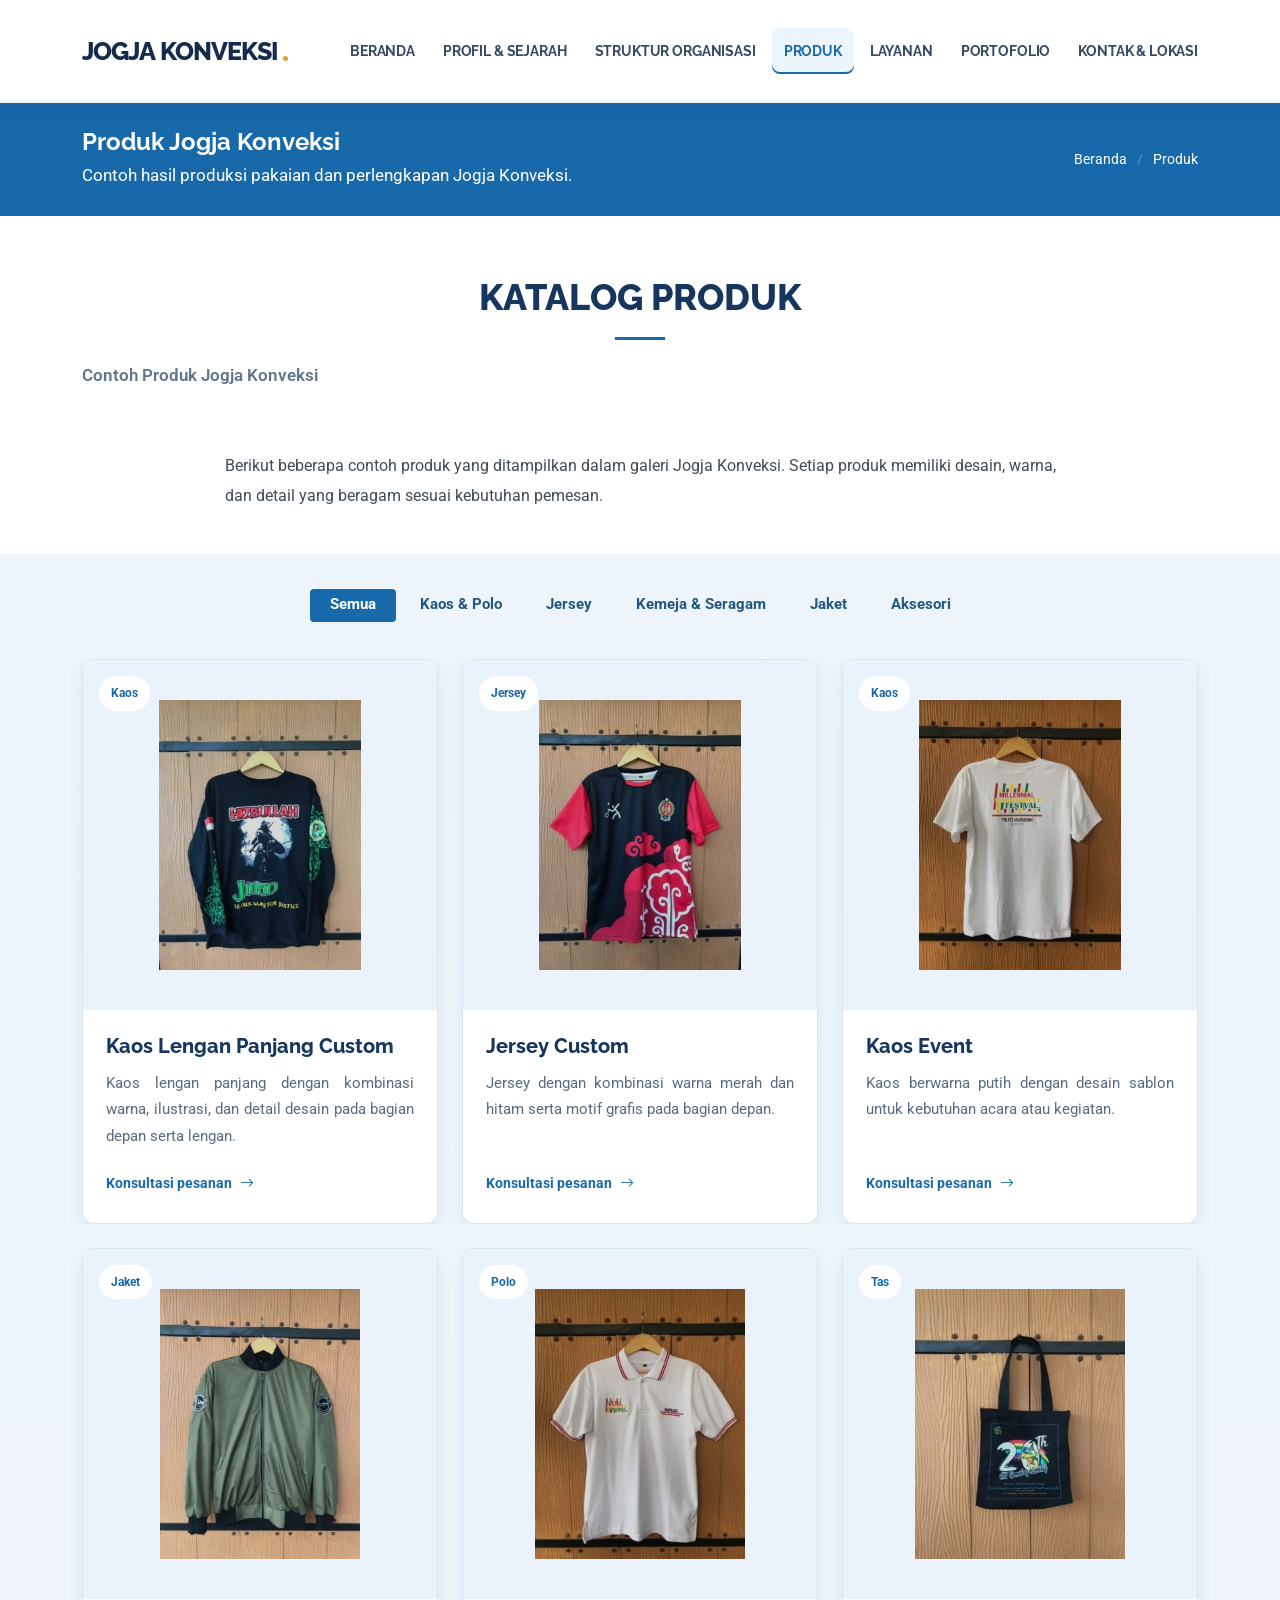
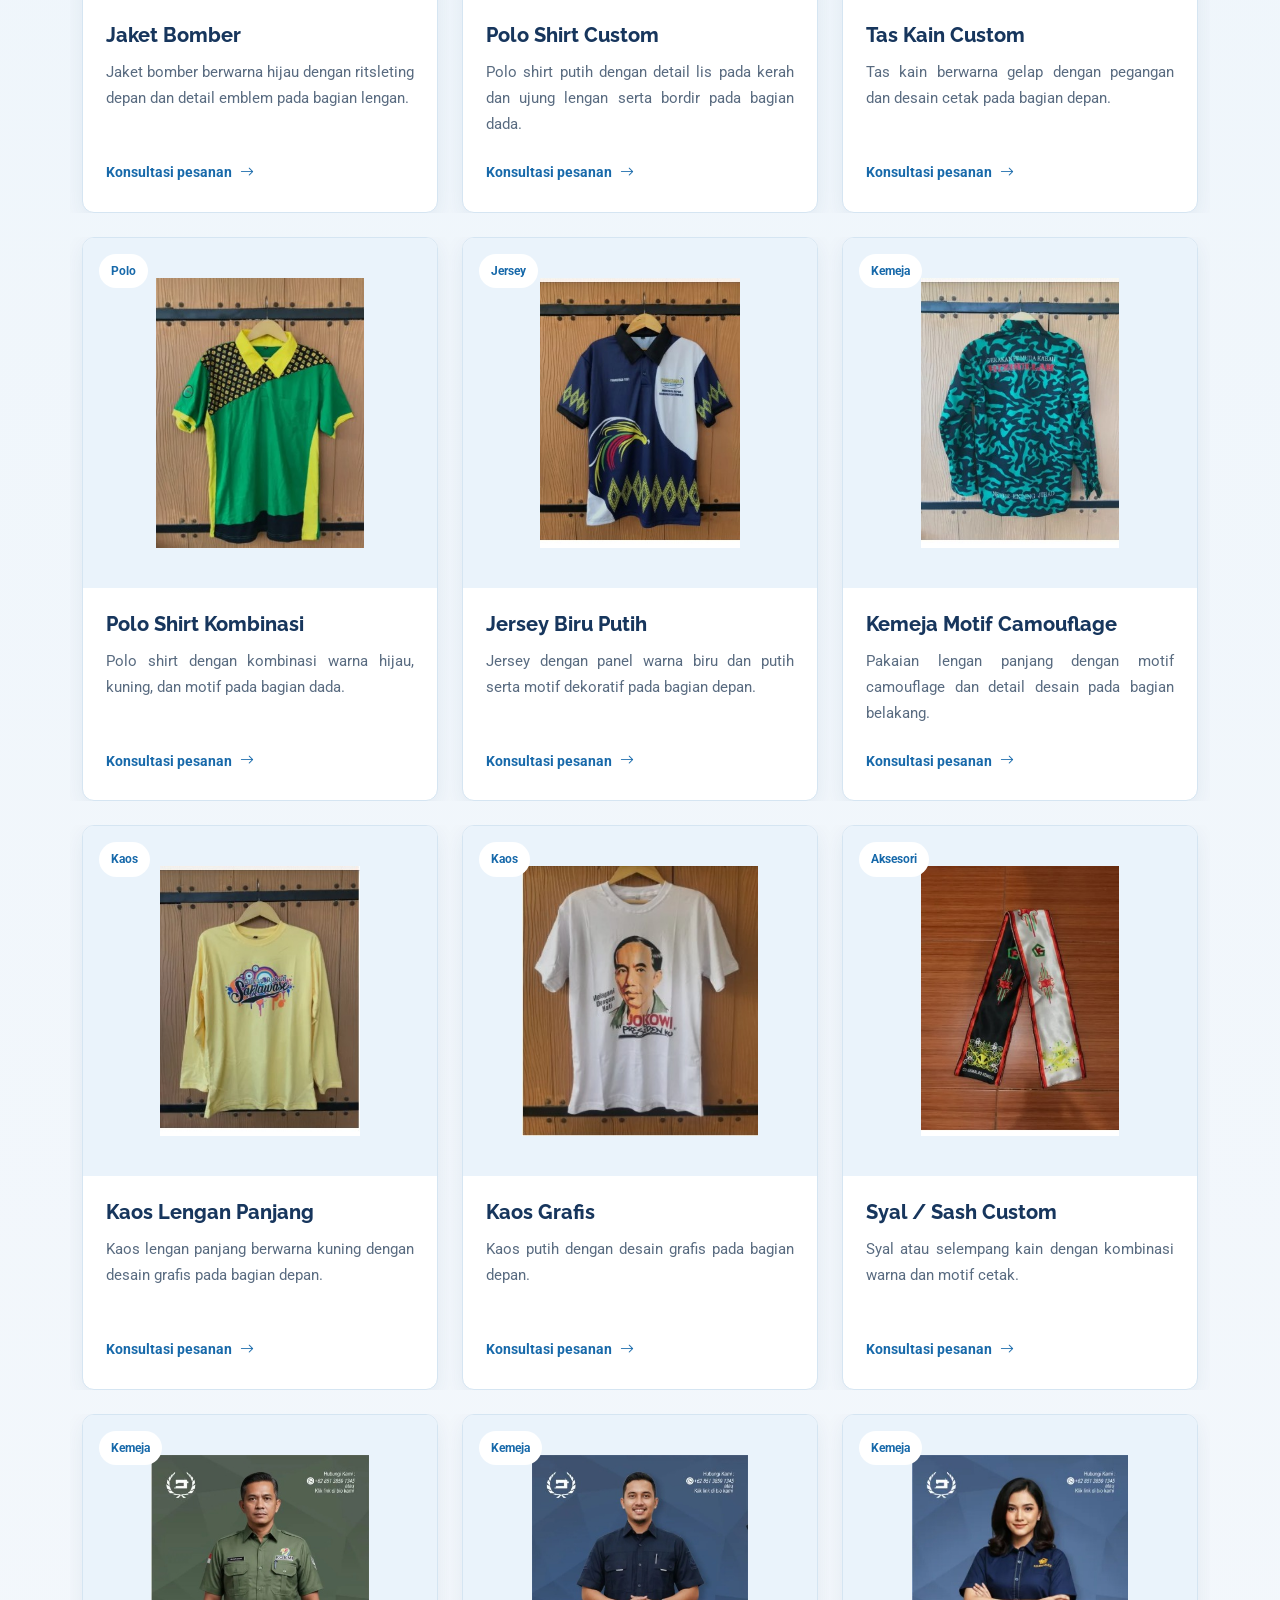
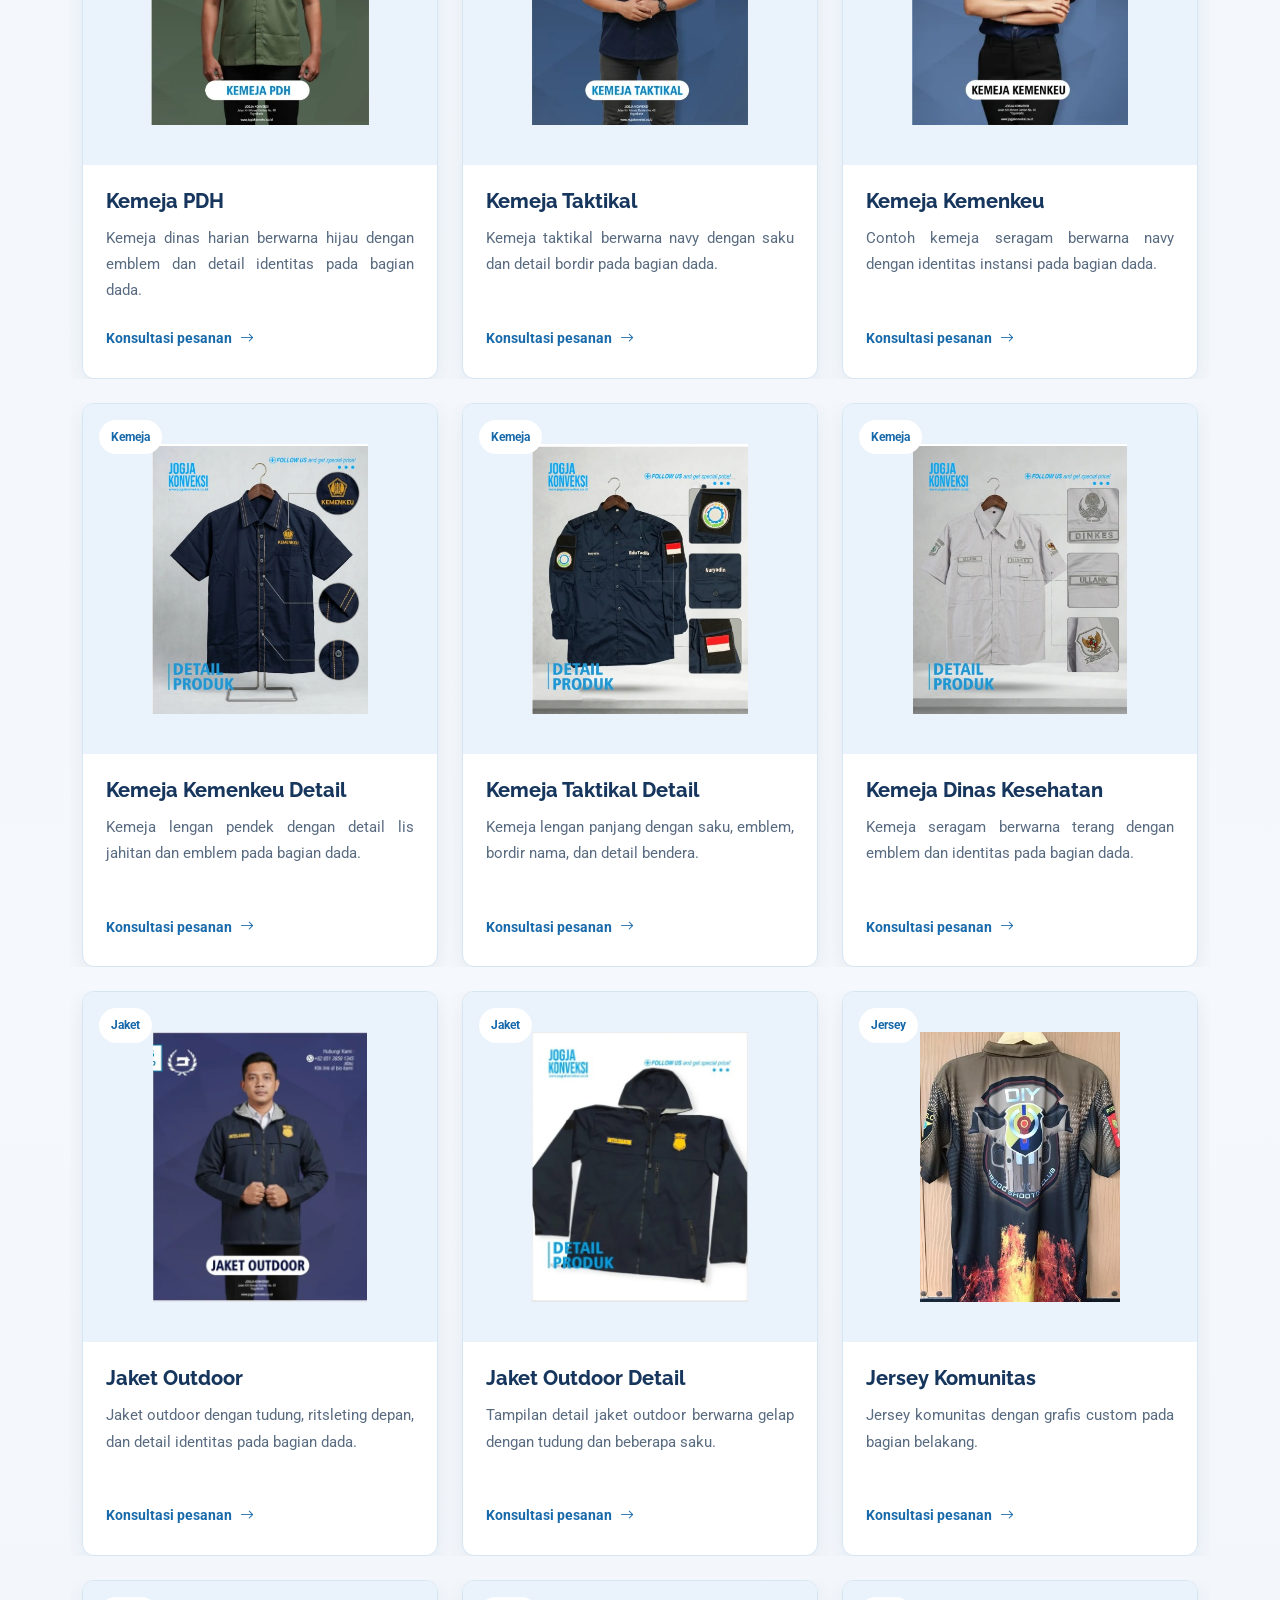
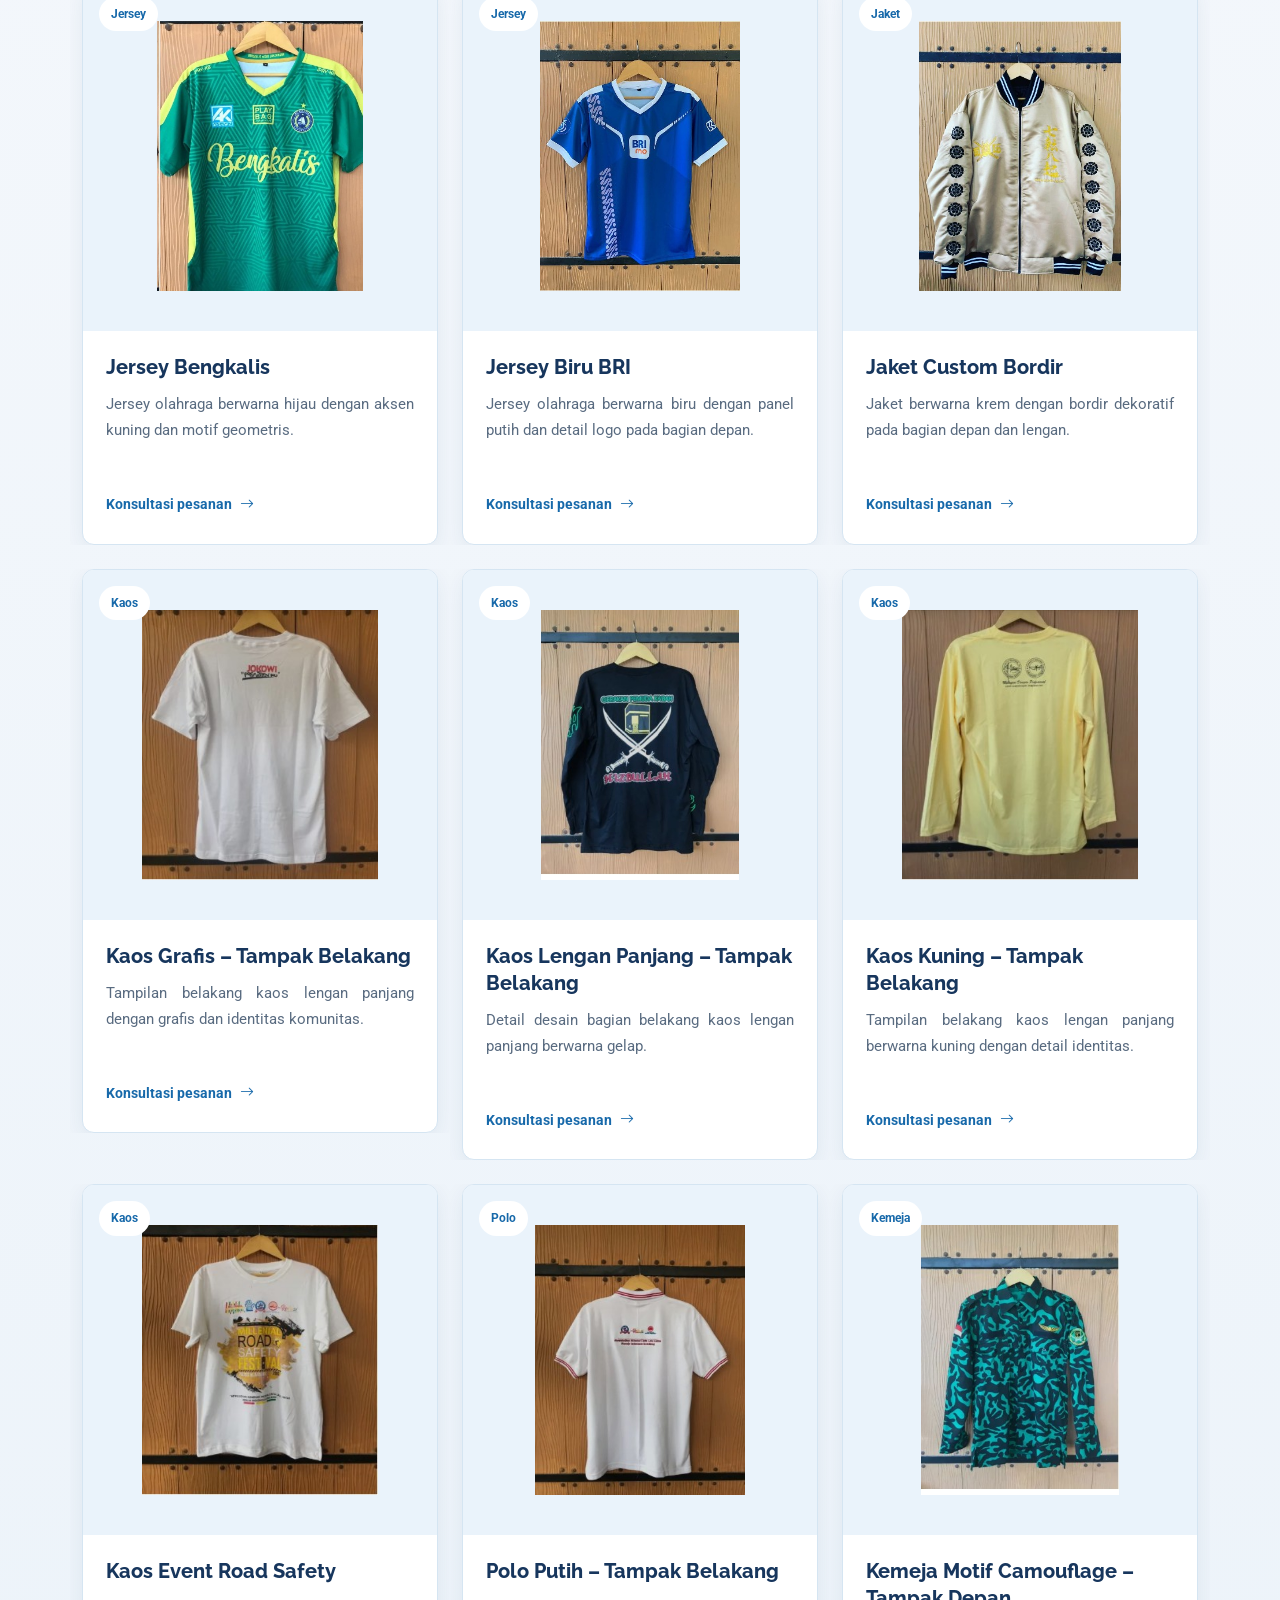
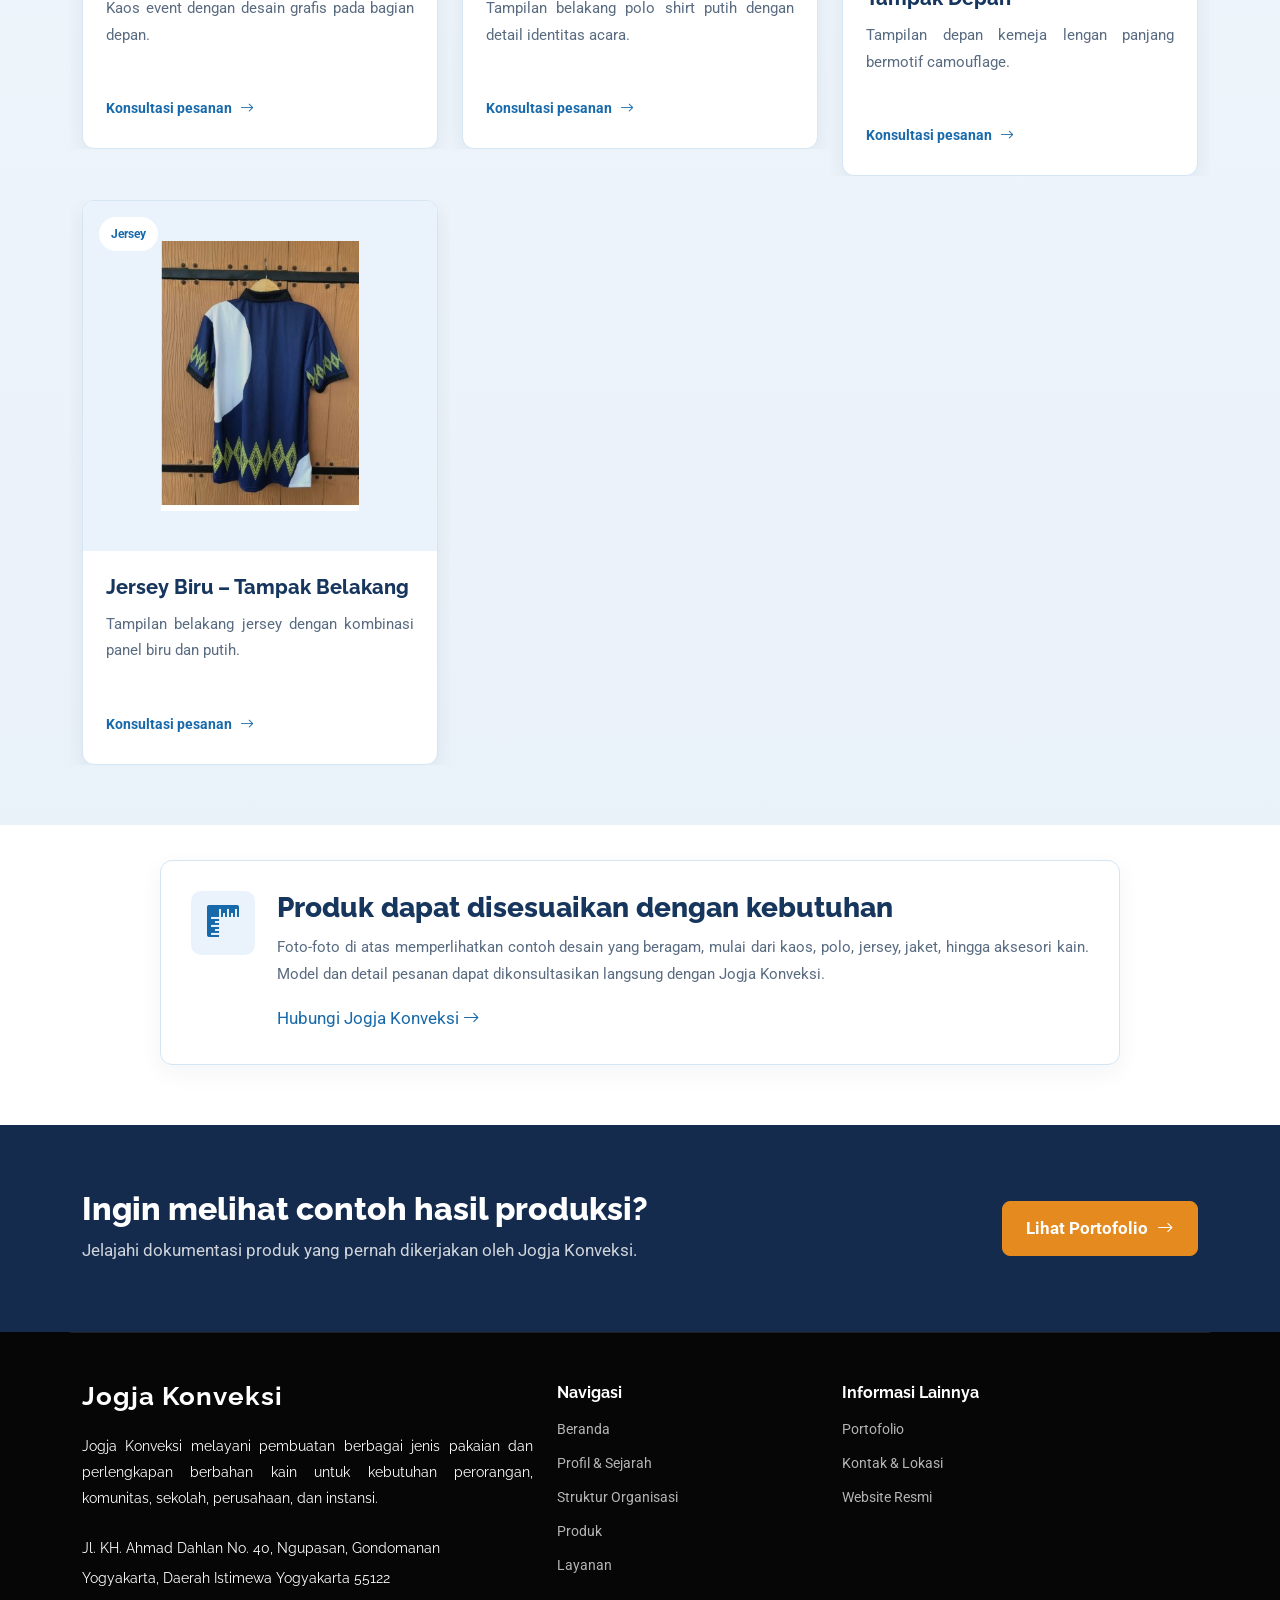
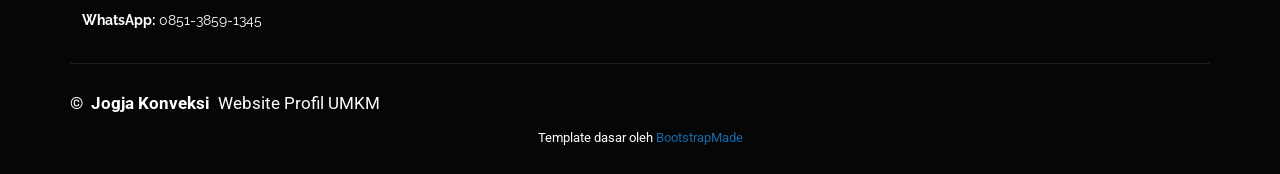
<file: portfolio.html>
<!DOCTYPE html>
<html lang="id">
<head>
  <meta charset="utf-8">
  <meta name="viewport" content="width=device-width, initial-scale=1.0">
  <title>Produk | Jogja Konveksi</title>
  <meta name="description" content="Pilihan produk konveksi Jogja Konveksi: kaos, polo, kemeja, seragam, jaket, jersey, jas, dan produk lainnya.">
  <meta name="keywords" content="produk Jogja Konveksi, kaos, polo, seragam, kemeja, jaket, jersey, jas almamater">
  <link href="assets/img/favicon.png" rel="icon">
  <link href="assets/img/apple-touch-icon.png" rel="apple-touch-icon">
  <link href="https://fonts.googleapis.com" rel="preconnect">
  <link href="https://fonts.gstatic.com" rel="preconnect" crossorigin>
  <link href="https://fonts.googleapis.com/css2?family=Roboto:wght@300;400;500;700;900&family=Raleway:wght@400;500;600;700;800;900&family=Nunito:wght@400;500;600;700;800;900&display=swap" rel="stylesheet">
  <link href="assets/vendor/bootstrap/css/bootstrap.min.css" rel="stylesheet">
  <link href="assets/vendor/bootstrap-icons/bootstrap-icons.css" rel="stylesheet">
  <link href="assets/vendor/aos/aos.css" rel="stylesheet">
  <link href="assets/vendor/glightbox/css/glightbox.min.css" rel="stylesheet">
  <link href="assets/vendor/swiper/swiper-bundle.min.css" rel="stylesheet">
  <link href="assets/css/main.css" rel="stylesheet">
  <link href="assets/css/custom-jogja.css" rel="stylesheet">
</head>
<body class="portfolio-page">
  <header id="header" class="header d-flex align-items-center sticky-top">
    <div class="container position-relative d-flex align-items-center">
      <a href="index.html" class="logo d-flex align-items-center me-auto" aria-label="Jogja Konveksi Beranda">
        <h1 class="sitename">Jogja Konveksi</h1><span>.</span>
      </a>
      <nav id="navmenu" class="navmenu" aria-label="Navigasi utama">
        <ul>
          <li><a href="index.html">Beranda</a></li>
          <li><a href="about.html">Profil &amp; Sejarah</a></li>
          <li><a href="team.html">Struktur Organisasi</a></li>
          <li><a href="portfolio.html" class="active">Produk</a></li>
          <li><a href="services.html">Layanan</a></li>
          <li><a href="portfolio-details.html">Portofolio</a></li>
          <li><a href="contact.html">Kontak &amp; Lokasi</a></li>
        </ul>
        <i class="mobile-nav-toggle d-xl-none bi bi-list" aria-label="Buka menu"></i>
      </nav>
    </div>
  </header>

  <main class="main">
    <div class="page-title accent-background">
      <div class="container d-lg-flex justify-content-between align-items-center">
        <div>
          <h1 class="mb-1">Produk Jogja Konveksi</h1>
          <p class="mb-0">Contoh hasil produksi pakaian dan perlengkapan Jogja Konveksi.</p>
        </div>
        <nav class="breadcrumbs" aria-label="Breadcrumb">
          <ol><li><a href="index.html">Beranda</a></li><li class="current">Produk</li></ol>
        </nav>
      </div>
    </div>

    <section class="section jk-products-intro">
      <div class="container" data-aos="fade-up">
        <div class="section-title">
          <h2>Katalog Produk</h2>
          <p>Contoh Produk Jogja Konveksi</p>
        </div>
        <div class="row justify-content-center">
          <div class="col-lg-9 text-center">
            <p>Berikut beberapa contoh produk yang ditampilkan dalam galeri Jogja Konveksi. Setiap produk memiliki desain, warna, dan detail yang beragam sesuai kebutuhan pemesan.</p>
          </div>
        </div>
      </div>
    </section>

    <section id="portfolio" class="portfolio section light-background jk-products-section">
      <div class="container">
        <div class="isotope-layout" data-default-filter="*" data-layout="fitRows" data-sort="original-order">
          <ul class="portfolio-filters isotope-filters" data-aos="fade-up" data-aos-delay="100">
            <li data-filter="*" class="filter-active">Semua</li>
            <li data-filter=".filter-kaos">Kaos &amp; Polo</li>
            <li data-filter=".filter-jersey">Jersey</li>
            <li data-filter=".filter-seragam">Kemeja &amp; Seragam</li>
            <li data-filter=".filter-jaket">Jaket</li>
            <li data-filter=".filter-lainnya">Aksesori</li>
          </ul>

          <div class="row gy-4 isotope-container" data-aos="fade-up" data-aos-delay="150">
            <div class="col-lg-4 col-md-6 portfolio-item isotope-item filter-kaos">
              <article class="jk-product-card">
                <a class="jk-product-image glightbox" href="assets/img/products/asli-jogja-konveksi/kaos-lengan-panjang-custom.jpg" data-gallery="produk-jogja" aria-label="Lihat foto Kaos Lengan Panjang Custom">
                  <img src="assets/img/products/asli-jogja-konveksi/kaos-lengan-panjang-custom.jpg" alt="Kaos Lengan Panjang Custom dari galeri produk Jogja Konveksi" loading="lazy">
                  <span class="jk-product-tag">Kaos</span>
                </a>
                <div class="jk-product-body"><h3>Kaos Lengan Panjang Custom</h3><p>Kaos lengan panjang dengan kombinasi warna, ilustrasi, dan detail desain pada bagian depan serta lengan.</p><a href="contact.html" class="jk-product-link">Konsultasi pesanan <i class="bi bi-arrow-right"></i></a></div>
              </article>
            </div>
            <div class="col-lg-4 col-md-6 portfolio-item isotope-item filter-jersey">
              <article class="jk-product-card">
                <a class="jk-product-image glightbox" href="assets/img/products/asli-jogja-konveksi/jersey-merah-hitam.jpg" data-gallery="produk-jogja" aria-label="Lihat foto Jersey Custom">
                  <img src="assets/img/products/asli-jogja-konveksi/jersey-merah-hitam.jpg" alt="Jersey Custom dari galeri produk Jogja Konveksi" loading="lazy">
                  <span class="jk-product-tag">Jersey</span>
                </a>
                <div class="jk-product-body"><h3>Jersey Custom</h3><p>Jersey dengan kombinasi warna merah dan hitam serta motif grafis pada bagian depan.</p><a href="contact.html" class="jk-product-link">Konsultasi pesanan <i class="bi bi-arrow-right"></i></a></div>
              </article>
            </div>
            <div class="col-lg-4 col-md-6 portfolio-item isotope-item filter-kaos">
              <article class="jk-product-card">
                <a class="jk-product-image glightbox" href="assets/img/products/asli-jogja-konveksi/kaos-event-putih.jpg" data-gallery="produk-jogja" aria-label="Lihat foto Kaos Event">
                  <img src="assets/img/products/asli-jogja-konveksi/kaos-event-putih.jpg" alt="Kaos Event dari galeri produk Jogja Konveksi" loading="lazy">
                  <span class="jk-product-tag">Kaos</span>
                </a>
                <div class="jk-product-body"><h3>Kaos Event</h3><p>Kaos berwarna putih dengan desain sablon untuk kebutuhan acara atau kegiatan.</p><a href="contact.html" class="jk-product-link">Konsultasi pesanan <i class="bi bi-arrow-right"></i></a></div>
              </article>
            </div>
            <div class="col-lg-4 col-md-6 portfolio-item isotope-item filter-jaket">
              <article class="jk-product-card">
                <a class="jk-product-image glightbox" href="assets/img/products/asli-jogja-konveksi/jaket-bomber.jpg" data-gallery="produk-jogja" aria-label="Lihat foto Jaket Bomber">
                  <img src="assets/img/products/asli-jogja-konveksi/jaket-bomber.jpg" alt="Jaket Bomber dari galeri produk Jogja Konveksi" loading="lazy">
                  <span class="jk-product-tag">Jaket</span>
                </a>
                <div class="jk-product-body"><h3>Jaket Bomber</h3><p>Jaket bomber berwarna hijau dengan ritsleting depan dan detail emblem pada bagian lengan.</p><a href="contact.html" class="jk-product-link">Konsultasi pesanan <i class="bi bi-arrow-right"></i></a></div>
              </article>
            </div>
            <div class="col-lg-4 col-md-6 portfolio-item isotope-item filter-kaos">
              <article class="jk-product-card">
                <a class="jk-product-image glightbox" href="assets/img/products/asli-jogja-konveksi/polo-putih-custom.jpg" data-gallery="produk-jogja" aria-label="Lihat foto Polo Shirt Custom">
                  <img src="assets/img/products/asli-jogja-konveksi/polo-putih-custom.jpg" alt="Polo Shirt Custom dari galeri produk Jogja Konveksi" loading="lazy">
                  <span class="jk-product-tag">Polo</span>
                </a>
                <div class="jk-product-body"><h3>Polo Shirt Custom</h3><p>Polo shirt putih dengan detail lis pada kerah dan ujung lengan serta bordir pada bagian dada.</p><a href="contact.html" class="jk-product-link">Konsultasi pesanan <i class="bi bi-arrow-right"></i></a></div>
              </article>
            </div>
            <div class="col-lg-4 col-md-6 portfolio-item isotope-item filter-lainnya">
              <article class="jk-product-card">
                <a class="jk-product-image glightbox" href="assets/img/products/asli-jogja-konveksi/tas-kain-custom.jpg" data-gallery="produk-jogja" aria-label="Lihat foto Tas Kain Custom">
                  <img src="assets/img/products/asli-jogja-konveksi/tas-kain-custom.jpg" alt="Tas Kain Custom dari galeri produk Jogja Konveksi" loading="lazy">
                  <span class="jk-product-tag">Tas</span>
                </a>
                <div class="jk-product-body"><h3>Tas Kain Custom</h3><p>Tas kain berwarna gelap dengan pegangan dan desain cetak pada bagian depan.</p><a href="contact.html" class="jk-product-link">Konsultasi pesanan <i class="bi bi-arrow-right"></i></a></div>
              </article>
            </div>
            <div class="col-lg-4 col-md-6 portfolio-item isotope-item filter-kaos">
              <article class="jk-product-card">
                <a class="jk-product-image glightbox" href="assets/img/products/asli-jogja-konveksi/polo-hijau-kuning.jpg" data-gallery="produk-jogja" aria-label="Lihat foto Polo Shirt Kombinasi">
                  <img src="assets/img/products/asli-jogja-konveksi/polo-hijau-kuning.jpg" alt="Polo Shirt Kombinasi dari galeri produk Jogja Konveksi" loading="lazy">
                  <span class="jk-product-tag">Polo</span>
                </a>
                <div class="jk-product-body"><h3>Polo Shirt Kombinasi</h3><p>Polo shirt dengan kombinasi warna hijau, kuning, dan motif pada bagian dada.</p><a href="contact.html" class="jk-product-link">Konsultasi pesanan <i class="bi bi-arrow-right"></i></a></div>
              </article>
            </div>
            <div class="col-lg-4 col-md-6 portfolio-item isotope-item filter-jersey">
              <article class="jk-product-card">
                <a class="jk-product-image glightbox" href="assets/img/products/asli-jogja-konveksi/jersey-biru-putih.jpg" data-gallery="produk-jogja" aria-label="Lihat foto Jersey Biru Putih">
                  <img src="assets/img/products/asli-jogja-konveksi/jersey-biru-putih.jpg" alt="Jersey Biru Putih dari galeri produk Jogja Konveksi" loading="lazy">
                  <span class="jk-product-tag">Jersey</span>
                </a>
                <div class="jk-product-body"><h3>Jersey Biru Putih</h3><p>Jersey dengan panel warna biru dan putih serta motif dekoratif pada bagian depan.</p><a href="contact.html" class="jk-product-link">Konsultasi pesanan <i class="bi bi-arrow-right"></i></a></div>
              </article>
            </div>
            <div class="col-lg-4 col-md-6 portfolio-item isotope-item filter-seragam">
              <article class="jk-product-card">
                <a class="jk-product-image glightbox" href="assets/img/products/asli-jogja-konveksi/kemeja-motif-camouflage.jpg" data-gallery="produk-jogja" aria-label="Lihat foto Kemeja Motif Camouflage">
                  <img src="assets/img/products/asli-jogja-konveksi/kemeja-motif-camouflage.jpg" alt="Kemeja Motif Camouflage dari galeri produk Jogja Konveksi" loading="lazy">
                  <span class="jk-product-tag">Kemeja</span>
                </a>
                <div class="jk-product-body"><h3>Kemeja Motif Camouflage</h3><p>Pakaian lengan panjang dengan motif camouflage dan detail desain pada bagian belakang.</p><a href="contact.html" class="jk-product-link">Konsultasi pesanan <i class="bi bi-arrow-right"></i></a></div>
              </article>
            </div>
            <div class="col-lg-4 col-md-6 portfolio-item isotope-item filter-kaos">
              <article class="jk-product-card">
                <a class="jk-product-image glightbox" href="assets/img/products/asli-jogja-konveksi/kaos-lengan-panjang-kuning.jpg" data-gallery="produk-jogja" aria-label="Lihat foto Kaos Lengan Panjang">
                  <img src="assets/img/products/asli-jogja-konveksi/kaos-lengan-panjang-kuning.jpg" alt="Kaos Lengan Panjang dari galeri produk Jogja Konveksi" loading="lazy">
                  <span class="jk-product-tag">Kaos</span>
                </a>
                <div class="jk-product-body"><h3>Kaos Lengan Panjang</h3><p>Kaos lengan panjang berwarna kuning dengan desain grafis pada bagian depan.</p><a href="contact.html" class="jk-product-link">Konsultasi pesanan <i class="bi bi-arrow-right"></i></a></div>
              </article>
            </div>
            <div class="col-lg-4 col-md-6 portfolio-item isotope-item filter-kaos">
              <article class="jk-product-card">
                <a class="jk-product-image glightbox" href="assets/img/products/asli-jogja-konveksi/kaos-grafis-putih.jpg" data-gallery="produk-jogja" aria-label="Lihat foto Kaos Grafis">
                  <img src="assets/img/products/asli-jogja-konveksi/kaos-grafis-putih.jpg" alt="Kaos Grafis dari galeri produk Jogja Konveksi" loading="lazy">
                  <span class="jk-product-tag">Kaos</span>
                </a>
                <div class="jk-product-body"><h3>Kaos Grafis</h3><p>Kaos putih dengan desain grafis pada bagian depan.</p><a href="contact.html" class="jk-product-link">Konsultasi pesanan <i class="bi bi-arrow-right"></i></a></div>
              </article>
            </div>
            <div class="col-lg-4 col-md-6 portfolio-item isotope-item filter-lainnya">
              <article class="jk-product-card">
                <a class="jk-product-image glightbox" href="assets/img/products/asli-jogja-konveksi/syal-sash-custom.jpg" data-gallery="produk-jogja" aria-label="Lihat foto Syal / Sash Custom">
                  <img src="assets/img/products/asli-jogja-konveksi/syal-sash-custom.jpg" alt="Syal / Sash Custom dari galeri produk Jogja Konveksi" loading="lazy">
                  <span class="jk-product-tag">Aksesori</span>
                </a>
                <div class="jk-product-body"><h3>Syal / Sash Custom</h3><p>Syal atau selempang kain dengan kombinasi warna dan motif cetak.</p><a href="contact.html" class="jk-product-link">Konsultasi pesanan <i class="bi bi-arrow-right"></i></a></div>
              </article>
            </div>
            <div class="col-lg-4 col-md-6 portfolio-item isotope-item filter-seragam">
              <article class="jk-product-card">
                <a class="jk-product-image glightbox" href="assets/img/products/asli-jogja-konveksi/kemeja-pdh-model.jpg" data-gallery="produk-jogja" aria-label="Lihat foto Kemeja PDH">
                  <img src="assets/img/products/asli-jogja-konveksi/kemeja-pdh-model.jpg" alt="Kemeja PDH, contoh produk dari galeri Jogja Konveksi" loading="lazy">
                  <span class="jk-product-tag">Kemeja</span>
                </a>
                <div class="jk-product-body"><h3>Kemeja PDH</h3><p>Kemeja dinas harian berwarna hijau dengan emblem dan detail identitas pada bagian dada.</p><a href="contact.html" class="jk-product-link">Konsultasi pesanan <i class="bi bi-arrow-right"></i></a></div>
              </article>
            </div>
            <div class="col-lg-4 col-md-6 portfolio-item isotope-item filter-seragam">
              <article class="jk-product-card">
                <a class="jk-product-image glightbox" href="assets/img/products/asli-jogja-konveksi/kemeja-taktikal-model.jpg" data-gallery="produk-jogja" aria-label="Lihat foto Kemeja Taktikal">
                  <img src="assets/img/products/asli-jogja-konveksi/kemeja-taktikal-model.jpg" alt="Kemeja Taktikal, contoh produk dari galeri Jogja Konveksi" loading="lazy">
                  <span class="jk-product-tag">Kemeja</span>
                </a>
                <div class="jk-product-body"><h3>Kemeja Taktikal</h3><p>Kemeja taktikal berwarna navy dengan saku dan detail bordir pada bagian dada.</p><a href="contact.html" class="jk-product-link">Konsultasi pesanan <i class="bi bi-arrow-right"></i></a></div>
              </article>
            </div>
            <div class="col-lg-4 col-md-6 portfolio-item isotope-item filter-seragam">
              <article class="jk-product-card">
                <a class="jk-product-image glightbox" href="assets/img/products/asli-jogja-konveksi/kemeja-kemenkeu-model.jpg" data-gallery="produk-jogja" aria-label="Lihat foto Kemeja Kemenkeu">
                  <img src="assets/img/products/asli-jogja-konveksi/kemeja-kemenkeu-model.jpg" alt="Kemeja Kemenkeu, contoh produk dari galeri Jogja Konveksi" loading="lazy">
                  <span class="jk-product-tag">Kemeja</span>
                </a>
                <div class="jk-product-body"><h3>Kemeja Kemenkeu</h3><p>Contoh kemeja seragam berwarna navy dengan identitas instansi pada bagian dada.</p><a href="contact.html" class="jk-product-link">Konsultasi pesanan <i class="bi bi-arrow-right"></i></a></div>
              </article>
            </div>
            <div class="col-lg-4 col-md-6 portfolio-item isotope-item filter-seragam">
              <article class="jk-product-card">
                <a class="jk-product-image glightbox" href="assets/img/products/asli-jogja-konveksi/kemeja-kemenkeu-detail.jpg" data-gallery="produk-jogja" aria-label="Lihat foto Kemeja Kemenkeu Detail">
                  <img src="assets/img/products/asli-jogja-konveksi/kemeja-kemenkeu-detail.jpg" alt="Kemeja Kemenkeu Detail, contoh produk dari galeri Jogja Konveksi" loading="lazy">
                  <span class="jk-product-tag">Kemeja</span>
                </a>
                <div class="jk-product-body"><h3>Kemeja Kemenkeu Detail</h3><p>Kemeja lengan pendek dengan detail lis jahitan dan emblem pada bagian dada.</p><a href="contact.html" class="jk-product-link">Konsultasi pesanan <i class="bi bi-arrow-right"></i></a></div>
              </article>
            </div>
            <div class="col-lg-4 col-md-6 portfolio-item isotope-item filter-seragam">
              <article class="jk-product-card">
                <a class="jk-product-image glightbox" href="assets/img/products/asli-jogja-konveksi/kemeja-taktikal-detail.jpg" data-gallery="produk-jogja" aria-label="Lihat foto Kemeja Taktikal Detail">
                  <img src="assets/img/products/asli-jogja-konveksi/kemeja-taktikal-detail.jpg" alt="Kemeja Taktikal Detail, contoh produk dari galeri Jogja Konveksi" loading="lazy">
                  <span class="jk-product-tag">Kemeja</span>
                </a>
                <div class="jk-product-body"><h3>Kemeja Taktikal Detail</h3><p>Kemeja lengan panjang dengan saku, emblem, bordir nama, dan detail bendera.</p><a href="contact.html" class="jk-product-link">Konsultasi pesanan <i class="bi bi-arrow-right"></i></a></div>
              </article>
            </div>
            <div class="col-lg-4 col-md-6 portfolio-item isotope-item filter-seragam">
              <article class="jk-product-card">
                <a class="jk-product-image glightbox" href="assets/img/products/asli-jogja-konveksi/kemeja-dinkes-detail.jpg" data-gallery="produk-jogja" aria-label="Lihat foto Kemeja Dinas Kesehatan">
                  <img src="assets/img/products/asli-jogja-konveksi/kemeja-dinkes-detail.jpg" alt="Kemeja Dinas Kesehatan, contoh produk dari galeri Jogja Konveksi" loading="lazy">
                  <span class="jk-product-tag">Kemeja</span>
                </a>
                <div class="jk-product-body"><h3>Kemeja Dinas Kesehatan</h3><p>Kemeja seragam berwarna terang dengan emblem dan identitas pada bagian dada.</p><a href="contact.html" class="jk-product-link">Konsultasi pesanan <i class="bi bi-arrow-right"></i></a></div>
              </article>
            </div>
            <div class="col-lg-4 col-md-6 portfolio-item isotope-item filter-jaket">
              <article class="jk-product-card">
                <a class="jk-product-image glightbox" href="assets/img/products/asli-jogja-konveksi/jaket-outdoor-model.jpg" data-gallery="produk-jogja" aria-label="Lihat foto Jaket Outdoor">
                  <img src="assets/img/products/asli-jogja-konveksi/jaket-outdoor-model.jpg" alt="Jaket Outdoor, contoh produk dari galeri Jogja Konveksi" loading="lazy">
                  <span class="jk-product-tag">Jaket</span>
                </a>
                <div class="jk-product-body"><h3>Jaket Outdoor</h3><p>Jaket outdoor dengan tudung, ritsleting depan, dan detail identitas pada bagian dada.</p><a href="contact.html" class="jk-product-link">Konsultasi pesanan <i class="bi bi-arrow-right"></i></a></div>
              </article>
            </div>
            <div class="col-lg-4 col-md-6 portfolio-item isotope-item filter-jaket">
              <article class="jk-product-card">
                <a class="jk-product-image glightbox" href="assets/img/products/asli-jogja-konveksi/jaket-outdoor-detail.jpg" data-gallery="produk-jogja" aria-label="Lihat foto Jaket Outdoor Detail">
                  <img src="assets/img/products/asli-jogja-konveksi/jaket-outdoor-detail.jpg" alt="Jaket Outdoor Detail, contoh produk dari galeri Jogja Konveksi" loading="lazy">
                  <span class="jk-product-tag">Jaket</span>
                </a>
                <div class="jk-product-body"><h3>Jaket Outdoor Detail</h3><p>Tampilan detail jaket outdoor berwarna gelap dengan tudung dan beberapa saku.</p><a href="contact.html" class="jk-product-link">Konsultasi pesanan <i class="bi bi-arrow-right"></i></a></div>
              </article>
            </div>
            <div class="col-lg-4 col-md-6 portfolio-item isotope-item filter-jersey">
              <article class="jk-product-card">
                <a class="jk-product-image glightbox" href="assets/img/products/asli-jogja-konveksi/jersey-shooting-custom.jpg" data-gallery="produk-jogja" aria-label="Lihat foto Jersey Komunitas">
                  <img src="assets/img/products/asli-jogja-konveksi/jersey-shooting-custom.jpg" alt="Jersey Komunitas, contoh produk dari galeri Jogja Konveksi" loading="lazy">
                  <span class="jk-product-tag">Jersey</span>
                </a>
                <div class="jk-product-body"><h3>Jersey Komunitas</h3><p>Jersey komunitas dengan grafis custom pada bagian belakang.</p><a href="contact.html" class="jk-product-link">Konsultasi pesanan <i class="bi bi-arrow-right"></i></a></div>
              </article>
            </div>
            <div class="col-lg-4 col-md-6 portfolio-item isotope-item filter-jersey">
              <article class="jk-product-card">
                <a class="jk-product-image glightbox" href="assets/img/products/asli-jogja-konveksi/jersey-bengkalis.jpg" data-gallery="produk-jogja" aria-label="Lihat foto Jersey Bengkalis">
                  <img src="assets/img/products/asli-jogja-konveksi/jersey-bengkalis.jpg" alt="Jersey Bengkalis, contoh produk dari galeri Jogja Konveksi" loading="lazy">
                  <span class="jk-product-tag">Jersey</span>
                </a>
                <div class="jk-product-body"><h3>Jersey Bengkalis</h3><p>Jersey olahraga berwarna hijau dengan aksen kuning dan motif geometris.</p><a href="contact.html" class="jk-product-link">Konsultasi pesanan <i class="bi bi-arrow-right"></i></a></div>
              </article>
            </div>
            <div class="col-lg-4 col-md-6 portfolio-item isotope-item filter-jersey">
              <article class="jk-product-card">
                <a class="jk-product-image glightbox" href="assets/img/products/asli-jogja-konveksi/jersey-bri.jpg" data-gallery="produk-jogja" aria-label="Lihat foto Jersey Biru BRI">
                  <img src="assets/img/products/asli-jogja-konveksi/jersey-bri.jpg" alt="Jersey Biru BRI, contoh produk dari galeri Jogja Konveksi" loading="lazy">
                  <span class="jk-product-tag">Jersey</span>
                </a>
                <div class="jk-product-body"><h3>Jersey Biru BRI</h3><p>Jersey olahraga berwarna biru dengan panel putih dan detail logo pada bagian depan.</p><a href="contact.html" class="jk-product-link">Konsultasi pesanan <i class="bi bi-arrow-right"></i></a></div>
              </article>
            </div>
            <div class="col-lg-4 col-md-6 portfolio-item isotope-item filter-jaket">
              <article class="jk-product-card">
                <a class="jk-product-image glightbox" href="assets/img/products/asli-jogja-konveksi/jaket-custom-bordir.jpg" data-gallery="produk-jogja" aria-label="Lihat foto Jaket Custom Bordir">
                  <img src="assets/img/products/asli-jogja-konveksi/jaket-custom-bordir.jpg" alt="Jaket Custom Bordir, contoh produk dari galeri Jogja Konveksi" loading="lazy">
                  <span class="jk-product-tag">Jaket</span>
                </a>
                <div class="jk-product-body"><h3>Jaket Custom Bordir</h3><p>Jaket berwarna krem dengan bordir dekoratif pada bagian depan dan lengan.</p><a href="contact.html" class="jk-product-link">Konsultasi pesanan <i class="bi bi-arrow-right"></i></a></div>
              </article>
            </div>
            <div class="col-lg-4 col-md-6 portfolio-item isotope-item filter-kaos">
              <article class="jk-product-card">
                <a class="jk-product-image glightbox" href="assets/img/products/asli-jogja-konveksi/kaos-grafis-tampak-belakang.jpg" data-gallery="produk-jogja" aria-label="Lihat foto Kaos Grafis – Tampak Belakang">
                  <img src="assets/img/products/asli-jogja-konveksi/kaos-grafis-tampak-belakang.jpg" alt="Kaos Grafis – Tampak Belakang, contoh produk dari galeri Jogja Konveksi" loading="lazy">
                  <span class="jk-product-tag">Kaos</span>
                </a>
                <div class="jk-product-body"><h3>Kaos Grafis – Tampak Belakang</h3><p>Tampilan belakang kaos lengan panjang dengan grafis dan identitas komunitas.</p><a href="contact.html" class="jk-product-link">Konsultasi pesanan <i class="bi bi-arrow-right"></i></a></div>
              </article>
            </div>
            <div class="col-lg-4 col-md-6 portfolio-item isotope-item filter-kaos">
              <article class="jk-product-card">
                <a class="jk-product-image glightbox" href="assets/img/products/asli-jogja-konveksi/kaos-lengan-panjang-hitam-belakang.jpg" data-gallery="produk-jogja" aria-label="Lihat foto Kaos Lengan Panjang – Tampak Belakang">
                  <img src="assets/img/products/asli-jogja-konveksi/kaos-lengan-panjang-hitam-belakang.jpg" alt="Kaos Lengan Panjang – Tampak Belakang, contoh produk dari galeri Jogja Konveksi" loading="lazy">
                  <span class="jk-product-tag">Kaos</span>
                </a>
                <div class="jk-product-body"><h3>Kaos Lengan Panjang – Tampak Belakang</h3><p>Detail desain bagian belakang kaos lengan panjang berwarna gelap.</p><a href="contact.html" class="jk-product-link">Konsultasi pesanan <i class="bi bi-arrow-right"></i></a></div>
              </article>
            </div>
            <div class="col-lg-4 col-md-6 portfolio-item isotope-item filter-kaos">
              <article class="jk-product-card">
                <a class="jk-product-image glightbox" href="assets/img/products/asli-jogja-konveksi/kaos-kuning-tampak-belakang.jpg" data-gallery="produk-jogja" aria-label="Lihat foto Kaos Kuning – Tampak Belakang">
                  <img src="assets/img/products/asli-jogja-konveksi/kaos-kuning-tampak-belakang.jpg" alt="Kaos Kuning – Tampak Belakang, contoh produk dari galeri Jogja Konveksi" loading="lazy">
                  <span class="jk-product-tag">Kaos</span>
                </a>
                <div class="jk-product-body"><h3>Kaos Kuning – Tampak Belakang</h3><p>Tampilan belakang kaos lengan panjang berwarna kuning dengan detail identitas.</p><a href="contact.html" class="jk-product-link">Konsultasi pesanan <i class="bi bi-arrow-right"></i></a></div>
              </article>
            </div>
            <div class="col-lg-4 col-md-6 portfolio-item isotope-item filter-kaos">
              <article class="jk-product-card">
                <a class="jk-product-image glightbox" href="assets/img/products/asli-jogja-konveksi/kaos-event-road-safety.jpg" data-gallery="produk-jogja" aria-label="Lihat foto Kaos Event Road Safety">
                  <img src="assets/img/products/asli-jogja-konveksi/kaos-event-road-safety.jpg" alt="Kaos Event Road Safety, contoh produk dari galeri Jogja Konveksi" loading="lazy">
                  <span class="jk-product-tag">Kaos</span>
                </a>
                <div class="jk-product-body"><h3>Kaos Event Road Safety</h3><p>Kaos event dengan desain grafis pada bagian depan.</p><a href="contact.html" class="jk-product-link">Konsultasi pesanan <i class="bi bi-arrow-right"></i></a></div>
              </article>
            </div>
            <div class="col-lg-4 col-md-6 portfolio-item isotope-item filter-kaos">
              <article class="jk-product-card">
                <a class="jk-product-image glightbox" href="assets/img/products/asli-jogja-konveksi/polo-putih-tampak-belakang.jpg" data-gallery="produk-jogja" aria-label="Lihat foto Polo Putih – Tampak Belakang">
                  <img src="assets/img/products/asli-jogja-konveksi/polo-putih-tampak-belakang.jpg" alt="Polo Putih – Tampak Belakang, contoh produk dari galeri Jogja Konveksi" loading="lazy">
                  <span class="jk-product-tag">Polo</span>
                </a>
                <div class="jk-product-body"><h3>Polo Putih – Tampak Belakang</h3><p>Tampilan belakang polo shirt putih dengan detail identitas acara.</p><a href="contact.html" class="jk-product-link">Konsultasi pesanan <i class="bi bi-arrow-right"></i></a></div>
              </article>
            </div>
            <div class="col-lg-4 col-md-6 portfolio-item isotope-item filter-seragam">
              <article class="jk-product-card">
                <a class="jk-product-image glightbox" href="assets/img/products/asli-jogja-konveksi/kemeja-motif-camouflage-depan.jpg" data-gallery="produk-jogja" aria-label="Lihat foto Kemeja Motif Camouflage – Tampak Depan">
                  <img src="assets/img/products/asli-jogja-konveksi/kemeja-motif-camouflage-depan.jpg" alt="Kemeja Motif Camouflage – Tampak Depan, contoh produk dari galeri Jogja Konveksi" loading="lazy">
                  <span class="jk-product-tag">Kemeja</span>
                </a>
                <div class="jk-product-body"><h3>Kemeja Motif Camouflage – Tampak Depan</h3><p>Tampilan depan kemeja lengan panjang bermotif camouflage.</p><a href="contact.html" class="jk-product-link">Konsultasi pesanan <i class="bi bi-arrow-right"></i></a></div>
              </article>
            </div>
            <div class="col-lg-4 col-md-6 portfolio-item isotope-item filter-jersey">
              <article class="jk-product-card">
                <a class="jk-product-image glightbox" href="assets/img/products/asli-jogja-konveksi/jersey-biru-tampak-belakang.jpg" data-gallery="produk-jogja" aria-label="Lihat foto Jersey Biru – Tampak Belakang">
                  <img src="assets/img/products/asli-jogja-konveksi/jersey-biru-tampak-belakang.jpg" alt="Jersey Biru – Tampak Belakang, contoh produk dari galeri Jogja Konveksi" loading="lazy">
                  <span class="jk-product-tag">Jersey</span>
                </a>
                <div class="jk-product-body"><h3>Jersey Biru – Tampak Belakang</h3><p>Tampilan belakang jersey dengan kombinasi panel biru dan putih.</p><a href="contact.html" class="jk-product-link">Konsultasi pesanan <i class="bi bi-arrow-right"></i></a></div>
              </article>
            </div>
          </div>
        </div>
      </div>
    </section>

    <section class="section jk-product-note-section">
      <div class="container">
        <div class="jk-product-note" data-aos="fade-up">
          <div class="jk-product-note-icon"><i class="bi bi-rulers"></i></div>
          <div>
            <h3>Produk dapat disesuaikan dengan kebutuhan</h3>
            <p>Foto-foto di atas memperlihatkan contoh desain yang beragam, mulai dari kaos, polo, jersey, jaket, hingga aksesori kain. Model dan detail pesanan dapat dikonsultasikan langsung dengan Jogja Konveksi.</p>
            <a href="contact.html" class="read-more"><span>Hubungi Jogja Konveksi</span> <i class="bi bi-arrow-right"></i></a>
          </div>
        </div>
      </div>
    </section>

    <section class="jk-info-band">
      <div class="container">
        <div class="row align-items-center gy-3">
          <div class="col-lg-8">
            <h2>Ingin melihat contoh hasil produksi?</h2>
            <p>Jelajahi dokumentasi produk yang pernah dikerjakan oleh Jogja Konveksi.</p>
          </div>
          <div class="col-lg-4 text-lg-end"><a href="portfolio-details.html" class="jk-band-button">Lihat Portofolio <i class="bi bi-arrow-right"></i></a></div>
        </div>
      </div>
    </section>
  </main>

  <footer id="footer" class="footer dark-background">
    <div class="container footer-top">
      <div class="row gy-4">
        <div class="col-lg-5 col-md-6 footer-about">
          <a href="index.html" class="logo d-flex align-items-center"><span class="sitename">Jogja Konveksi</span></a>
          <p>Jogja Konveksi melayani pembuatan berbagai jenis pakaian dan perlengkapan berbahan kain untuk kebutuhan perorangan, komunitas, sekolah, perusahaan, dan instansi.</p>
          <div class="footer-contact pt-2">
            <p>Jl. KH. Ahmad Dahlan No. 40, Ngupasan, Gondomanan</p>
            <p>Yogyakarta, Daerah Istimewa Yogyakarta 55122</p>
            <p class="mt-3"><strong>WhatsApp:</strong> <span>0851-3859-1345</span></p>
          </div>
        </div>
        <div class="col-lg-3 col-md-6 footer-links">
          <h4>Navigasi</h4>
          <ul>
            <li><a href="index.html">Beranda</a></li>
            <li><a href="about.html">Profil &amp; Sejarah</a></li>
            <li><a href="team.html">Struktur Organisasi</a></li>
            <li><a href="portfolio.html">Produk</a></li>
            <li><a href="services.html">Layanan</a></li>
          </ul>
        </div>
        <div class="col-lg-4 col-md-6 footer-links">
          <h4>Informasi Lainnya</h4>
          <ul>
            <li><a href="portfolio-details.html">Portofolio</a></li>
            <li><a href="contact.html">Kontak &amp; Lokasi</a></li>
            <li><a href="https://jogjakonveksi.co.id/profile/" target="_blank" rel="noopener">Website Resmi</a></li>
          </ul>
        </div>
      </div>
    </div>
    <div class="container copyright text-center mt-4">
      <p>© <strong class="px-1 sitename">Jogja Konveksi</strong> <span>Website Profil UMKM</span></p>
      <div class="credits">Template dasar oleh <a href="https://bootstrapmade.com/">BootstrapMade</a></div>
    </div>
  </footer>

  <a href="#" id="scroll-top" class="scroll-top d-flex align-items-center justify-content-center"><i class="bi bi-arrow-up-short"></i></a>
  <div id="preloader"></div>
  <script src="assets/vendor/bootstrap/js/bootstrap.bundle.min.js"></script>
  <script src="assets/vendor/aos/aos.js"></script>
  <script src="assets/vendor/glightbox/js/glightbox.min.js"></script>
  <script src="assets/vendor/imagesloaded/imagesloaded.pkgd.min.js"></script>
  <script src="assets/vendor/isotope-layout/isotope.pkgd.min.js"></script>
  <script src="assets/vendor/waypoints/noframework.waypoints.js"></script>
  <script src="assets/vendor/swiper/swiper-bundle.min.js"></script>
  <script src="assets/js/main.js"></script>
</body>
</html>
</file>
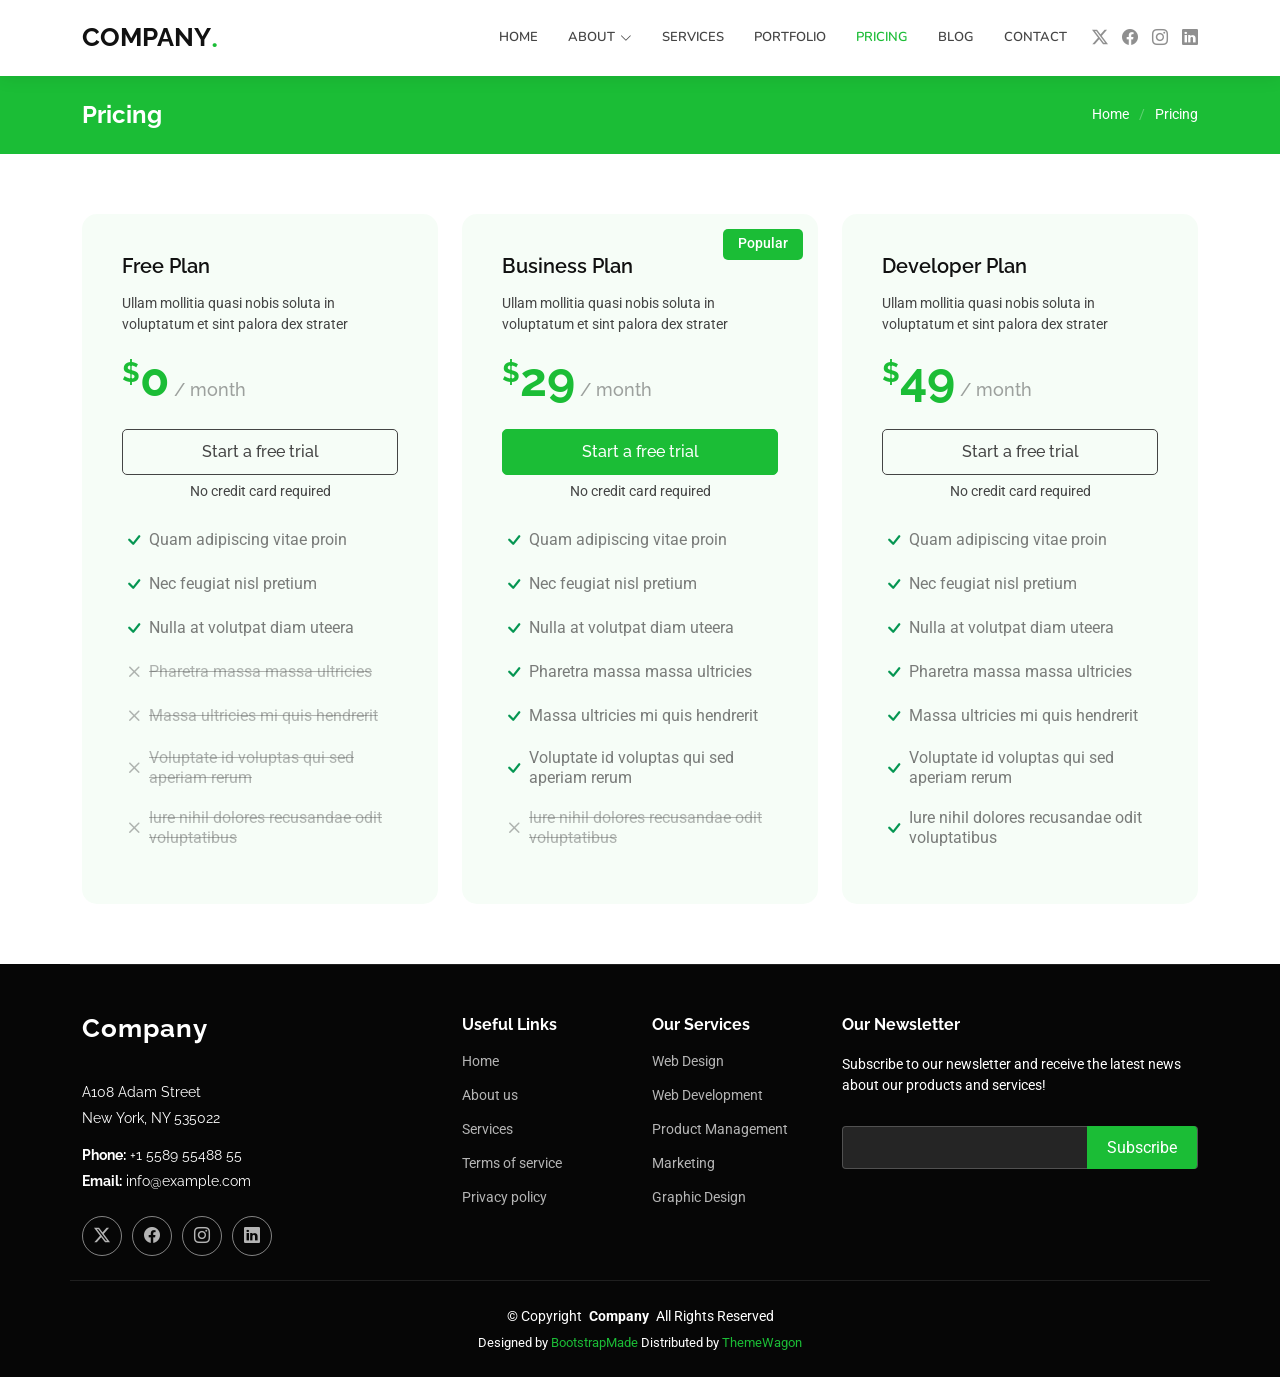
<file: pricing.html>
<!DOCTYPE html>
<html lang="en">

<head>
  <meta charset="utf-8">
  <meta content="width=device-width, initial-scale=1.0" name="viewport">
  <title>Pricing - Company Bootstrap Template</title>
  <meta name="description" content="">
  <meta name="keywords" content="">

  <!-- Favicons -->
  <link href="assets/img/favicon.png" rel="icon">
  <link href="assets/img/apple-touch-icon.png" rel="apple-touch-icon">

  <!-- Fonts -->
  <link href="https://fonts.googleapis.com" rel="preconnect">
  <link href="https://fonts.gstatic.com" rel="preconnect" crossorigin>
  <link href="https://fonts.googleapis.com/css2?family=Roboto:ital,wght@0,100;0,300;0,400;0,500;0,700;0,900;1,100;1,300;1,400;1,500;1,700;1,900&family=Raleway:ital,wght@0,100;0,200;0,300;0,400;0,500;0,600;0,700;0,800;0,900;1,100;1,200;1,300;1,400;1,500;1,600;1,700;1,800;1,900&family=Nunito:ital,wght@0,200;0,300;0,400;0,500;0,600;0,700;0,800;0,900;1,200;1,300;1,400;1,500;1,600;1,700;1,800;1,900&display=swap" rel="stylesheet">

  <!-- Vendor CSS Files -->
  <link href="assets/vendor/bootstrap/css/bootstrap.min.css" rel="stylesheet">
  <link href="assets/vendor/bootstrap-icons/bootstrap-icons.css" rel="stylesheet">
  <link href="assets/vendor/aos/aos.css" rel="stylesheet">
  <link href="assets/vendor/glightbox/css/glightbox.min.css" rel="stylesheet">
  <link href="assets/vendor/swiper/swiper-bundle.min.css" rel="stylesheet">

  <!-- Main CSS File -->
  <link href="assets/css/main.css" rel="stylesheet">

  <!-- =======================================================
  * Template Name: Company
  * Template URL: https://bootstrapmade.com/company-free-html-bootstrap-template/
  * Updated: Aug 07 2024 with Bootstrap v5.3.3
  * Author: BootstrapMade.com
  * License: https://bootstrapmade.com/license/
  ======================================================== -->
</head>

<body class="pricing-page">

  <header id="header" class="header d-flex align-items-center sticky-top">
    <div class="container position-relative d-flex align-items-center">

      <a href="index.html" class="logo d-flex align-items-center me-auto">
        <!-- Uncomment the line below if you also wish to use an image logo -->
        <!-- <img src="assets/img/logo.png" alt=""> -->
        <h1 class="sitename">Company</h1><span>.</span>
      </a>

      <nav id="navmenu" class="navmenu">
        <ul>
          <li><a href="#hero">Home</a></li>
          <li class="dropdown"><a href="about.html"><span>About</span> <i class="bi bi-chevron-down toggle-dropdown"></i></a>
            <ul>
              <li><a href="team.html">Team</a></li>
              <li><a href="testimonials.html">Testimonials</a></li>
              <li class="dropdown"><a href="#"><span>Deep Dropdown</span> <i class="bi bi-chevron-down toggle-dropdown"></i></a>
                <ul>
                  <li><a href="#">Deep Dropdown 1</a></li>
                  <li><a href="#">Deep Dropdown 2</a></li>
                  <li><a href="#">Deep Dropdown 3</a></li>
                  <li><a href="#">Deep Dropdown 4</a></li>
                  <li><a href="#">Deep Dropdown 5</a></li>
                </ul>
              </li>
            </ul>
          </li>
          <li><a href="services.html">Services</a></li>
          <li><a href="portfolio.html">Portfolio</a></li>
          <li><a href="pricing.html" class="active">Pricing</a></li>
          <li><a href="blog.html">Blog</a></li>
          <li><a href="contact.html">Contact</a></li>
        </ul>
        <i class="mobile-nav-toggle d-xl-none bi bi-list"></i>
      </nav>

      <div class="header-social-links">
        <a href="#" class="twitter"><i class="bi bi-twitter-x"></i></a>
        <a href="#" class="facebook"><i class="bi bi-facebook"></i></a>
        <a href="#" class="instagram"><i class="bi bi-instagram"></i></a>
        <a href="#" class="linkedin"><i class="bi bi-linkedin"></i></a>
      </div>

    </div>
  </header>

  <main class="main">

    <!-- Page Title -->
    <div class="page-title accent-background">
      <div class="container d-lg-flex justify-content-between align-items-center">
        <h1 class="mb-2 mb-lg-0">Pricing</h1>
        <nav class="breadcrumbs">
          <ol>
            <li><a href="index.html">Home</a></li>
            <li class="current">Pricing</li>
          </ol>
        </nav>
      </div>
    </div><!-- End Page Title -->

    <!-- Pricing Section -->
    <section id="pricing" class="pricing section">

      <div class="container">

        <div class="row gy-4">

          <div class="col-lg-4" data-aos="zoom-in" data-aos-delay="100">
            <div class="pricing-item">
              <h3>Free Plan</h3>
              <p class="description">Ullam mollitia quasi nobis soluta in voluptatum et sint palora dex strater</p>
              <h4><sup>$</sup>0<span> / month</span></h4>
              <a href="#" class="cta-btn">Start a free trial</a>
              <p class="text-center small">No credit card required</p>
              <ul>
                <li><i class="bi bi-check"></i> <span>Quam adipiscing vitae proin</span></li>
                <li><i class="bi bi-check"></i> <span>Nec feugiat nisl pretium</span></li>
                <li><i class="bi bi-check"></i> <span>Nulla at volutpat diam uteera</span></li>
                <li class="na"><i class="bi bi-x"></i> <span>Pharetra massa massa ultricies</span></li>
                <li class="na"><i class="bi bi-x"></i> <span>Massa ultricies mi quis hendrerit</span></li>
                <li class="na"><i class="bi bi-x"></i> <span>Voluptate id voluptas qui sed aperiam rerum</span></li>
                <li class="na"><i class="bi bi-x"></i> <span>Iure nihil dolores recusandae odit voluptatibus</span></li>
              </ul>
            </div>
          </div><!-- End Pricing Item -->

          <div class="col-lg-4" data-aos="zoom-in" data-aos-delay="200">
            <div class="pricing-item featured">
              <p class="popular">Popular</p>
              <h3>Business Plan</h3>
              <p class="description">Ullam mollitia quasi nobis soluta in voluptatum et sint palora dex strater</p>
              <h4><sup>$</sup>29<span> / month</span></h4>
              <a href="#" class="cta-btn">Start a free trial</a>
              <p class="text-center small">No credit card required</p>
              <ul>
                <li><i class="bi bi-check"></i> <span>Quam adipiscing vitae proin</span></li>
                <li><i class="bi bi-check"></i> <span>Nec feugiat nisl pretium</span></li>
                <li><i class="bi bi-check"></i> <span>Nulla at volutpat diam uteera</span></li>
                <li><i class="bi bi-check"></i> <span>Pharetra massa massa ultricies</span></li>
                <li><i class="bi bi-check"></i> <span>Massa ultricies mi quis hendrerit</span></li>
                <li><i class="bi bi-check"></i> <span>Voluptate id voluptas qui sed aperiam rerum</span></li>
                <li class="na"><i class="bi bi-x"></i> <span>Iure nihil dolores recusandae odit voluptatibus</span></li>
              </ul>
            </div>
          </div><!-- End Pricing Item -->

          <div class="col-lg-4" data-aos="zoom-in" data-aos-delay="300">
            <div class="pricing-item">
              <h3>Developer Plan</h3>
              <p class="description">Ullam mollitia quasi nobis soluta in voluptatum et sint palora dex strater</p>
              <h4><sup>$</sup>49<span> / month</span></h4>
              <a href="#" class="cta-btn">Start a free trial</a>
              <p class="text-center small">No credit card required</p>
              <ul>
                <li><i class="bi bi-check"></i> <span>Quam adipiscing vitae proin</span></li>
                <li><i class="bi bi-check"></i> <span>Nec feugiat nisl pretium</span></li>
                <li><i class="bi bi-check"></i> <span>Nulla at volutpat diam uteera</span></li>
                <li><i class="bi bi-check"></i> <span>Pharetra massa massa ultricies</span></li>
                <li><i class="bi bi-check"></i> <span>Massa ultricies mi quis hendrerit</span></li>
                <li><i class="bi bi-check"></i> <span>Voluptate id voluptas qui sed aperiam rerum</span></li>
                <li><i class="bi bi-check"></i> <span>Iure nihil dolores recusandae odit voluptatibus</span></li>
              </ul>
            </div>
          </div><!-- End Pricing Item -->

        </div>

      </div>

    </section><!-- /Pricing Section -->

  </main>

  <footer id="footer" class="footer dark-background">

    <div class="container footer-top">
      <div class="row gy-4">
        <div class="col-lg-4 col-md-6 footer-about">
          <a href="index.html" class="logo d-flex align-items-center">
            <span class="sitename">Company</span>
          </a>
          <div class="footer-contact pt-3">
            <p>A108 Adam Street</p>
            <p>New York, NY 535022</p>
            <p class="mt-3"><strong>Phone:</strong> <span>+1 5589 55488 55</span></p>
            <p><strong>Email:</strong> <span>info@example.com</span></p>
          </div>
          <div class="social-links d-flex mt-4">
            <a href=""><i class="bi bi-twitter-x"></i></a>
            <a href=""><i class="bi bi-facebook"></i></a>
            <a href=""><i class="bi bi-instagram"></i></a>
            <a href=""><i class="bi bi-linkedin"></i></a>
          </div>
        </div>

        <div class="col-lg-2 col-md-3 footer-links">
          <h4>Useful Links</h4>
          <ul>
            <li><a href="#">Home</a></li>
            <li><a href="#">About us</a></li>
            <li><a href="#">Services</a></li>
            <li><a href="#">Terms of service</a></li>
            <li><a href="#">Privacy policy</a></li>
          </ul>
        </div>

        <div class="col-lg-2 col-md-3 footer-links">
          <h4>Our Services</h4>
          <ul>
            <li><a href="#">Web Design</a></li>
            <li><a href="#">Web Development</a></li>
            <li><a href="#">Product Management</a></li>
            <li><a href="#">Marketing</a></li>
            <li><a href="#">Graphic Design</a></li>
          </ul>
        </div>

        <div class="col-lg-4 col-md-12 footer-newsletter">
          <h4>Our Newsletter</h4>
          <p>Subscribe to our newsletter and receive the latest news about our products and services!</p>
          <form action="forms/newsletter.php" method="post" class="php-email-form">
            <div class="newsletter-form"><input type="email" name="email"><input type="submit" value="Subscribe"></div>
            <div class="loading">Loading</div>
            <div class="error-message"></div>
            <div class="sent-message">Your subscription request has been sent. Thank you!</div>
          </form>
        </div>

      </div>
    </div>

    <div class="container copyright text-center mt-4">
      <p>© <span>Copyright</span> <strong class="px-1 sitename">Company</strong> <span>All Rights Reserved</span></p>
      <div class="credits">
        <!-- All the links in the footer should remain intact. -->
        <!-- You can delete the links only if you've purchased the pro version. -->
        <!-- Licensing information: https://bootstrapmade.com/license/ -->
        <!-- Purchase the pro version with working PHP/AJAX contact form: [buy-url] -->
        Designed by <a href="https://bootstrapmade.com/">BootstrapMade</a> Distributed by <a href=“https://themewagon.com>ThemeWagon
      </div>
    </div>

  </footer>

  <!-- Scroll Top -->
  <a href="#" id="scroll-top" class="scroll-top d-flex align-items-center justify-content-center"><i class="bi bi-arrow-up-short"></i></a>

  <!-- Preloader -->
  <div id="preloader"></div>

  <!-- Vendor JS Files -->
  <script src="assets/vendor/bootstrap/js/bootstrap.bundle.min.js"></script>
  <script src="assets/vendor/php-email-form/validate.js"></script>
  <script src="assets/vendor/aos/aos.js"></script>
  <script src="assets/vendor/glightbox/js/glightbox.min.js"></script>
  <script src="assets/vendor/imagesloaded/imagesloaded.pkgd.min.js"></script>
  <script src="assets/vendor/isotope-layout/isotope.pkgd.min.js"></script>
  <script src="assets/vendor/waypoints/noframework.waypoints.js"></script>
  <script src="assets/vendor/swiper/swiper-bundle.min.js"></script>

  <!-- Main JS File -->
  <script src="assets/js/main.js"></script>

</body>

</html>
</file>
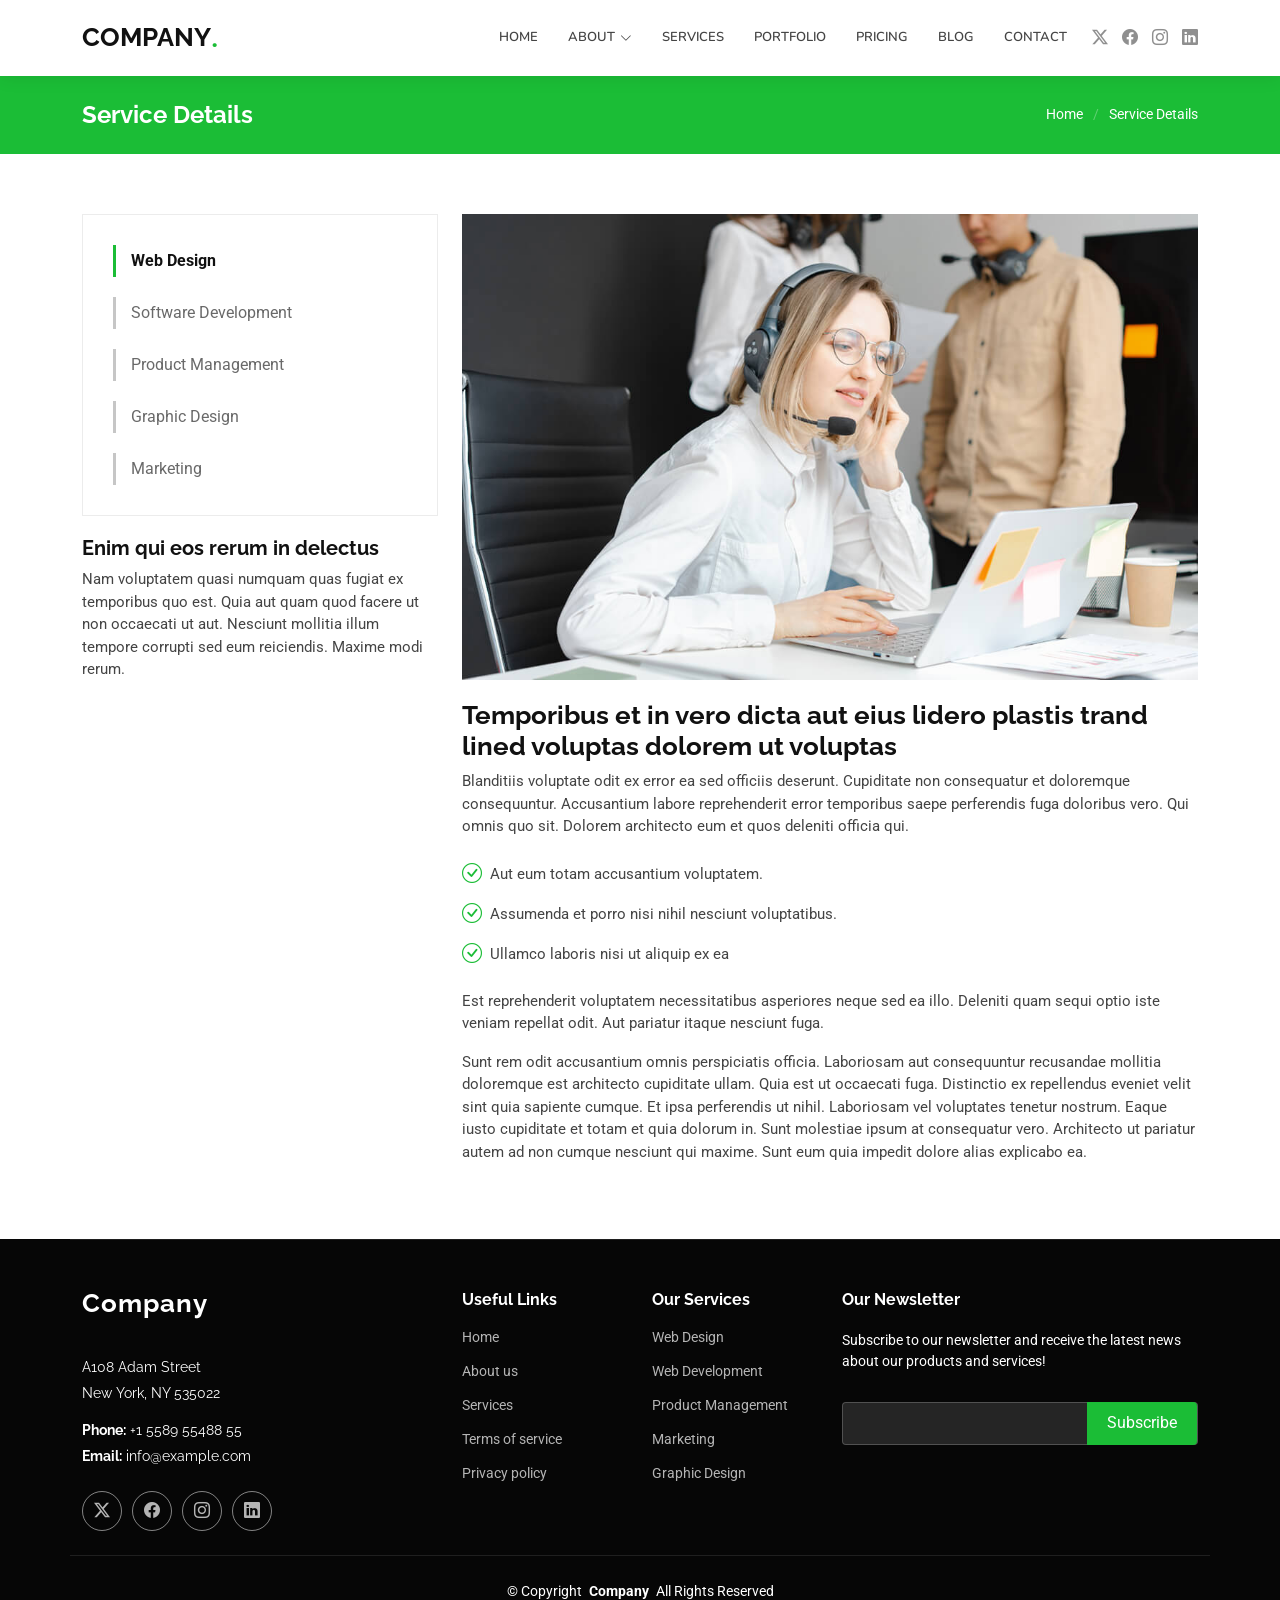
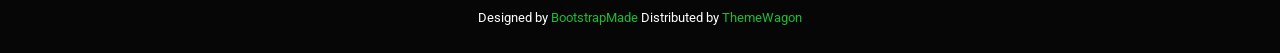
<file: service-details.html>
<!DOCTYPE html>
<html lang="en">

<head>
  <meta charset="utf-8">
  <meta content="width=device-width, initial-scale=1.0" name="viewport">
  <title>Service Details - Company Bootstrap Template</title>
  <meta name="description" content="">
  <meta name="keywords" content="">

  <!-- Favicons -->
  <link href="assets/img/favicon.png" rel="icon">
  <link href="assets/img/apple-touch-icon.png" rel="apple-touch-icon">

  <!-- Fonts -->
  <link href="https://fonts.googleapis.com" rel="preconnect">
  <link href="https://fonts.gstatic.com" rel="preconnect" crossorigin>
  <link href="https://fonts.googleapis.com/css2?family=Roboto:ital,wght@0,100;0,300;0,400;0,500;0,700;0,900;1,100;1,300;1,400;1,500;1,700;1,900&family=Raleway:ital,wght@0,100;0,200;0,300;0,400;0,500;0,600;0,700;0,800;0,900;1,100;1,200;1,300;1,400;1,500;1,600;1,700;1,800;1,900&family=Nunito:ital,wght@0,200;0,300;0,400;0,500;0,600;0,700;0,800;0,900;1,200;1,300;1,400;1,500;1,600;1,700;1,800;1,900&display=swap" rel="stylesheet">

  <!-- Vendor CSS Files -->
  <link href="assets/vendor/bootstrap/css/bootstrap.min.css" rel="stylesheet">
  <link href="assets/vendor/bootstrap-icons/bootstrap-icons.css" rel="stylesheet">
  <link href="assets/vendor/aos/aos.css" rel="stylesheet">
  <link href="assets/vendor/glightbox/css/glightbox.min.css" rel="stylesheet">
  <link href="assets/vendor/swiper/swiper-bundle.min.css" rel="stylesheet">

  <!-- Main CSS File -->
  <link href="assets/css/main.css" rel="stylesheet">

  <!-- =======================================================
  * Template Name: Company
  * Template URL: https://bootstrapmade.com/company-free-html-bootstrap-template/
  * Updated: Aug 07 2024 with Bootstrap v5.3.3
  * Author: BootstrapMade.com
  * License: https://bootstrapmade.com/license/
  ======================================================== -->
</head>

<body class="service-details-page">

  <header id="header" class="header d-flex align-items-center sticky-top">
    <div class="container position-relative d-flex align-items-center">

      <a href="index.html" class="logo d-flex align-items-center me-auto">
        <!-- Uncomment the line below if you also wish to use an image logo -->
        <!-- <img src="assets/img/logo.png" alt=""> -->
        <h1 class="sitename">Company</h1><span>.</span>
      </a>

      <nav id="navmenu" class="navmenu">
        <ul>
          <li><a href="#hero">Home</a></li>
          <li class="dropdown"><a href="about.html"><span>About</span> <i class="bi bi-chevron-down toggle-dropdown"></i></a>
            <ul>
              <li><a href="team.html">Team</a></li>
              <li><a href="testimonials.html">Testimonials</a></li>
              <li class="dropdown"><a href="#"><span>Deep Dropdown</span> <i class="bi bi-chevron-down toggle-dropdown"></i></a>
                <ul>
                  <li><a href="#">Deep Dropdown 1</a></li>
                  <li><a href="#">Deep Dropdown 2</a></li>
                  <li><a href="#">Deep Dropdown 3</a></li>
                  <li><a href="#">Deep Dropdown 4</a></li>
                  <li><a href="#">Deep Dropdown 5</a></li>
                </ul>
              </li>
            </ul>
          </li>
          <li><a href="services.html">Services</a></li>
          <li><a href="portfolio.html">Portfolio</a></li>
          <li><a href="pricing.html">Pricing</a></li>
          <li><a href="blog.html">Blog</a></li>
          <li><a href="contact.html">Contact</a></li>
        </ul>
        <i class="mobile-nav-toggle d-xl-none bi bi-list"></i>
      </nav>

      <div class="header-social-links">
        <a href="#" class="twitter"><i class="bi bi-twitter-x"></i></a>
        <a href="#" class="facebook"><i class="bi bi-facebook"></i></a>
        <a href="#" class="instagram"><i class="bi bi-instagram"></i></a>
        <a href="#" class="linkedin"><i class="bi bi-linkedin"></i></a>
      </div>

    </div>
  </header>

  <main class="main">

    <!-- Page Title -->
    <div class="page-title accent-background">
      <div class="container d-lg-flex justify-content-between align-items-center">
        <h1 class="mb-2 mb-lg-0">Service Details</h1>
        <nav class="breadcrumbs">
          <ol>
            <li><a href="index.html">Home</a></li>
            <li class="current">Service Details</li>
          </ol>
        </nav>
      </div>
    </div><!-- End Page Title -->

    <!-- Service Details Section -->
    <section id="service-details" class="service-details section">

      <div class="container">

        <div class="row gy-4">

          <div class="col-lg-4" data-aos="fade-up" data-aos-delay="100">
            <div class="services-list">
              <a href="#" class="active">Web Design</a>
              <a href="#">Software Development</a>
              <a href="#">Product Management</a>
              <a href="#">Graphic Design</a>
              <a href="#">Marketing</a>
            </div>

            <h4>Enim qui eos rerum in delectus</h4>
            <p>Nam voluptatem quasi numquam quas fugiat ex temporibus quo est. Quia aut quam quod facere ut non occaecati ut aut. Nesciunt mollitia illum tempore corrupti sed eum reiciendis. Maxime modi rerum.</p>
          </div>

          <div class="col-lg-8" data-aos="fade-up" data-aos-delay="200">
            <img src="assets/img/services.jpg" alt="" class="img-fluid services-img">
            <h3>Temporibus et in vero dicta aut eius lidero plastis trand lined voluptas dolorem ut voluptas</h3>
            <p>
              Blanditiis voluptate odit ex error ea sed officiis deserunt. Cupiditate non consequatur et doloremque consequuntur. Accusantium labore reprehenderit error temporibus saepe perferendis fuga doloribus vero. Qui omnis quo sit. Dolorem architecto eum et quos deleniti officia qui.
            </p>
            <ul>
              <li><i class="bi bi-check-circle"></i> <span>Aut eum totam accusantium voluptatem.</span></li>
              <li><i class="bi bi-check-circle"></i> <span>Assumenda et porro nisi nihil nesciunt voluptatibus.</span></li>
              <li><i class="bi bi-check-circle"></i> <span>Ullamco laboris nisi ut aliquip ex ea</span></li>
            </ul>
            <p>
              Est reprehenderit voluptatem necessitatibus asperiores neque sed ea illo. Deleniti quam sequi optio iste veniam repellat odit. Aut pariatur itaque nesciunt fuga.
            </p>
            <p>
              Sunt rem odit accusantium omnis perspiciatis officia. Laboriosam aut consequuntur recusandae mollitia doloremque est architecto cupiditate ullam. Quia est ut occaecati fuga. Distinctio ex repellendus eveniet velit sint quia sapiente cumque. Et ipsa perferendis ut nihil. Laboriosam vel voluptates tenetur nostrum. Eaque iusto cupiditate et totam et quia dolorum in. Sunt molestiae ipsum at consequatur vero. Architecto ut pariatur autem ad non cumque nesciunt qui maxime. Sunt eum quia impedit dolore alias explicabo ea.
            </p>
          </div>

        </div>

      </div>

    </section><!-- /Service Details Section -->

  </main>

  <footer id="footer" class="footer dark-background">

    <div class="container footer-top">
      <div class="row gy-4">
        <div class="col-lg-4 col-md-6 footer-about">
          <a href="index.html" class="logo d-flex align-items-center">
            <span class="sitename">Company</span>
          </a>
          <div class="footer-contact pt-3">
            <p>A108 Adam Street</p>
            <p>New York, NY 535022</p>
            <p class="mt-3"><strong>Phone:</strong> <span>+1 5589 55488 55</span></p>
            <p><strong>Email:</strong> <span>info@example.com</span></p>
          </div>
          <div class="social-links d-flex mt-4">
            <a href=""><i class="bi bi-twitter-x"></i></a>
            <a href=""><i class="bi bi-facebook"></i></a>
            <a href=""><i class="bi bi-instagram"></i></a>
            <a href=""><i class="bi bi-linkedin"></i></a>
          </div>
        </div>

        <div class="col-lg-2 col-md-3 footer-links">
          <h4>Useful Links</h4>
          <ul>
            <li><a href="#">Home</a></li>
            <li><a href="#">About us</a></li>
            <li><a href="#">Services</a></li>
            <li><a href="#">Terms of service</a></li>
            <li><a href="#">Privacy policy</a></li>
          </ul>
        </div>

        <div class="col-lg-2 col-md-3 footer-links">
          <h4>Our Services</h4>
          <ul>
            <li><a href="#">Web Design</a></li>
            <li><a href="#">Web Development</a></li>
            <li><a href="#">Product Management</a></li>
            <li><a href="#">Marketing</a></li>
            <li><a href="#">Graphic Design</a></li>
          </ul>
        </div>

        <div class="col-lg-4 col-md-12 footer-newsletter">
          <h4>Our Newsletter</h4>
          <p>Subscribe to our newsletter and receive the latest news about our products and services!</p>
          <form action="forms/newsletter.php" method="post" class="php-email-form">
            <div class="newsletter-form"><input type="email" name="email"><input type="submit" value="Subscribe"></div>
            <div class="loading">Loading</div>
            <div class="error-message"></div>
            <div class="sent-message">Your subscription request has been sent. Thank you!</div>
          </form>
        </div>

      </div>
    </div>

    <div class="container copyright text-center mt-4">
      <p>© <span>Copyright</span> <strong class="px-1 sitename">Company</strong> <span>All Rights Reserved</span></p>
      <div class="credits">
        <!-- All the links in the footer should remain intact. -->
        <!-- You can delete the links only if you've purchased the pro version. -->
        <!-- Licensing information: https://bootstrapmade.com/license/ -->
        <!-- Purchase the pro version with working PHP/AJAX contact form: [buy-url] -->
        Designed by <a href="https://bootstrapmade.com/">BootstrapMade</a> Distributed by <a href=“https://themewagon.com>ThemeWagon
      </div>
    </div>

  </footer>

  <!-- Scroll Top -->
  <a href="#" id="scroll-top" class="scroll-top d-flex align-items-center justify-content-center"><i class="bi bi-arrow-up-short"></i></a>

  <!-- Preloader -->
  <div id="preloader"></div>

  <!-- Vendor JS Files -->
  <script src="assets/vendor/bootstrap/js/bootstrap.bundle.min.js"></script>
  <script src="assets/vendor/php-email-form/validate.js"></script>
  <script src="assets/vendor/aos/aos.js"></script>
  <script src="assets/vendor/glightbox/js/glightbox.min.js"></script>
  <script src="assets/vendor/imagesloaded/imagesloaded.pkgd.min.js"></script>
  <script src="assets/vendor/isotope-layout/isotope.pkgd.min.js"></script>
  <script src="assets/vendor/waypoints/noframework.waypoints.js"></script>
  <script src="assets/vendor/swiper/swiper-bundle.min.js"></script>

  <!-- Main JS File -->
  <script src="assets/js/main.js"></script>

</body>

</html>
</file>
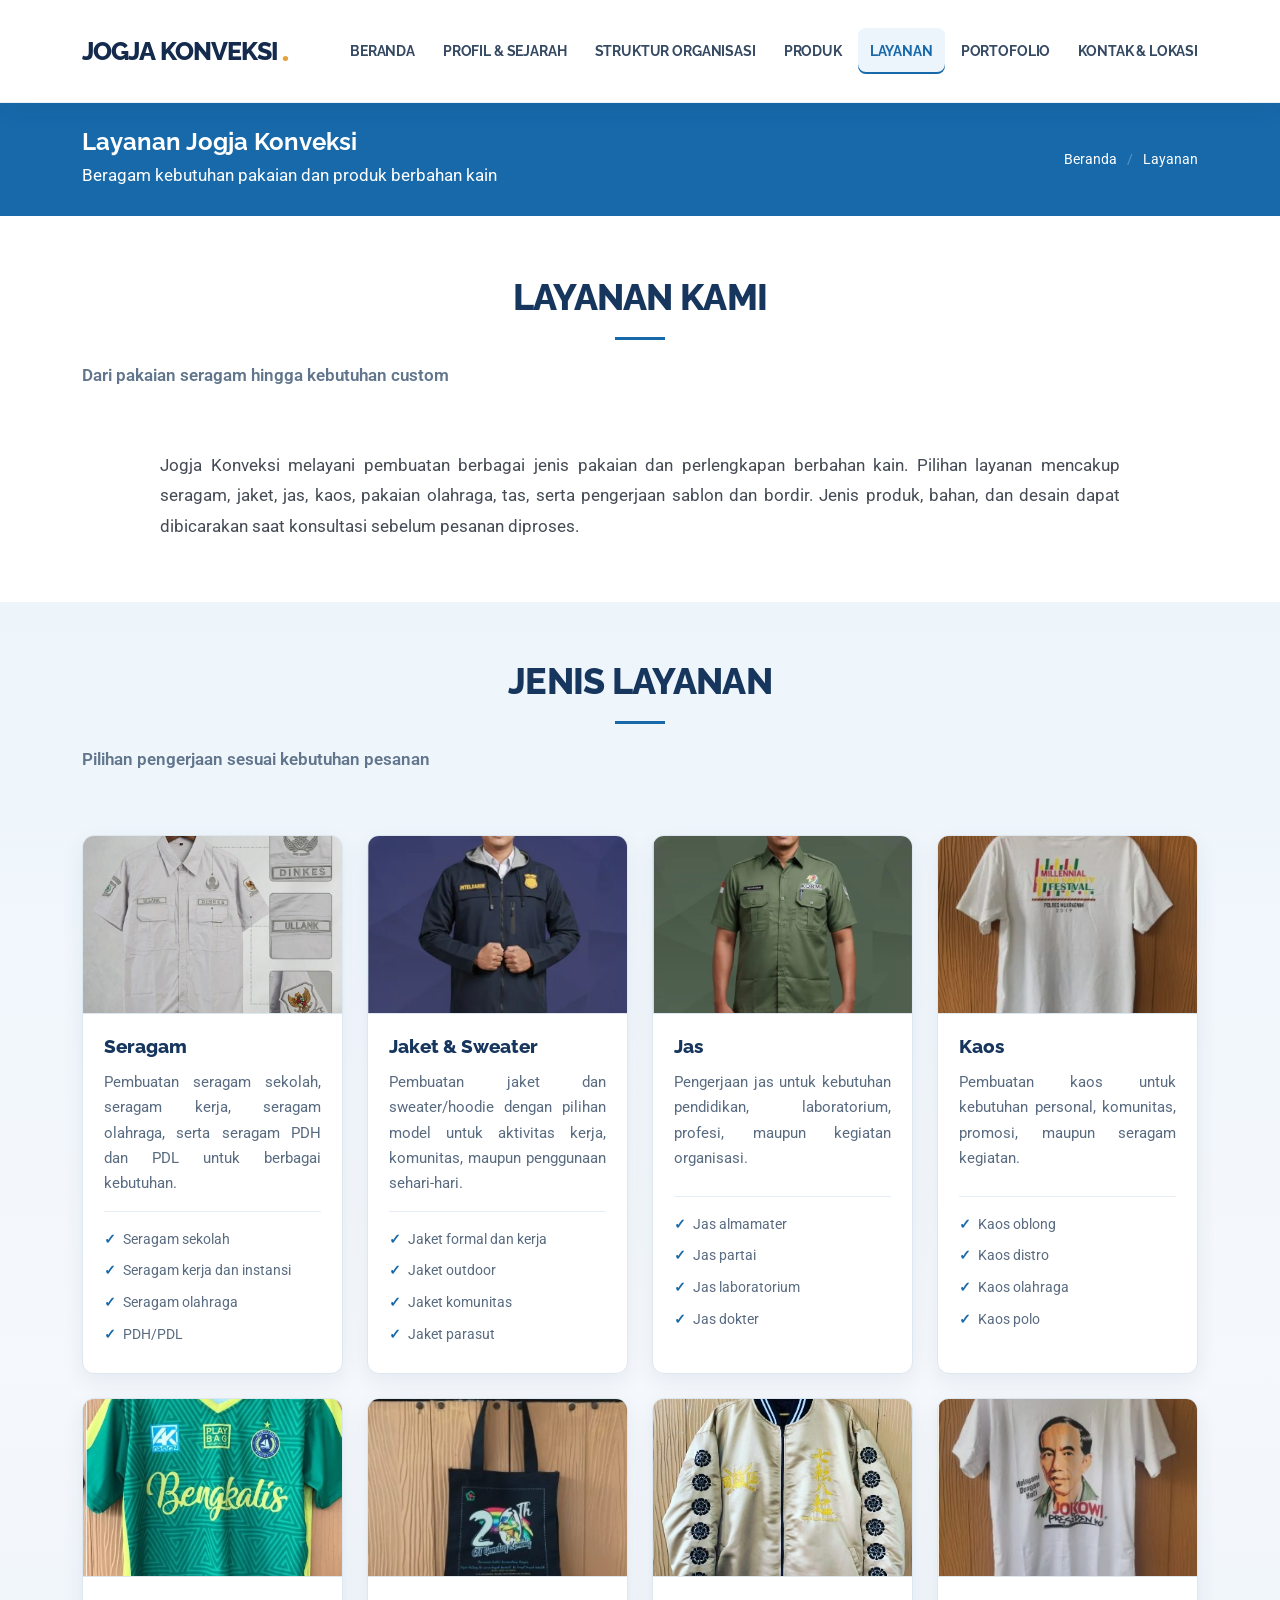
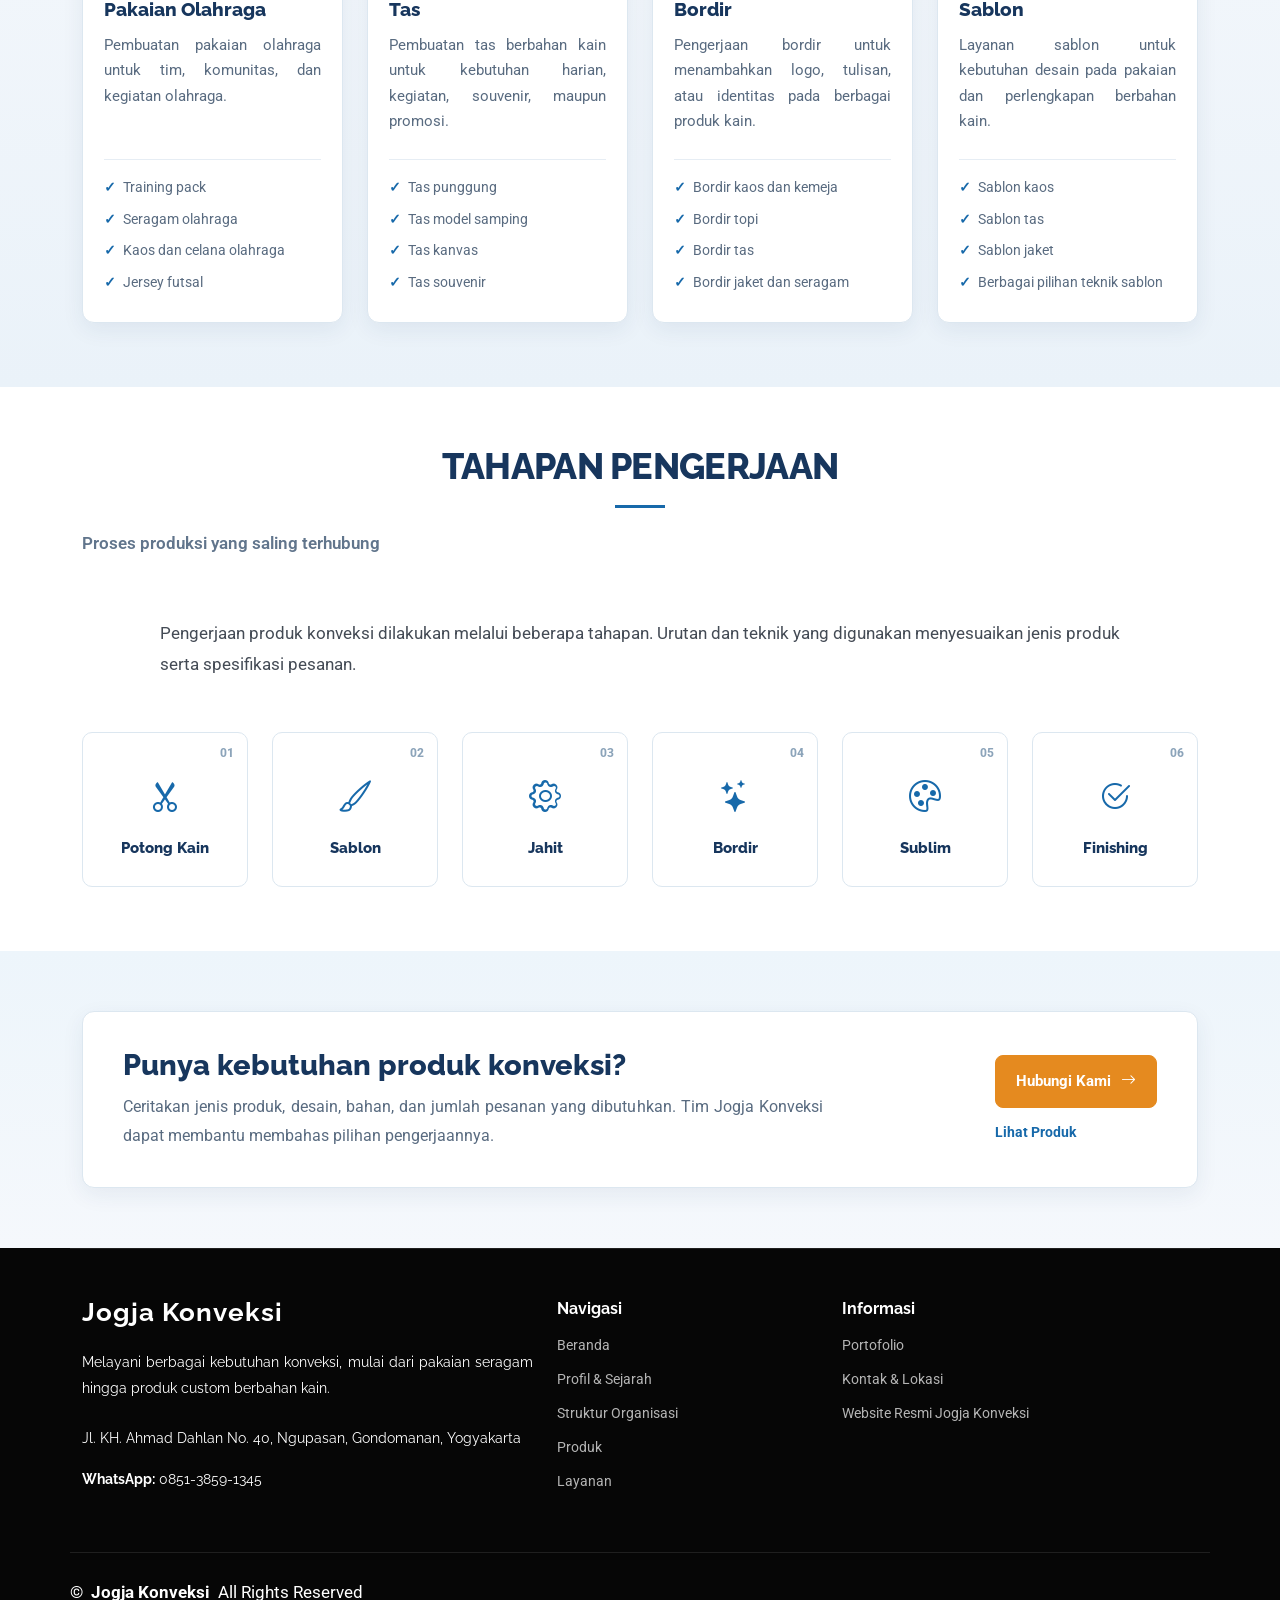
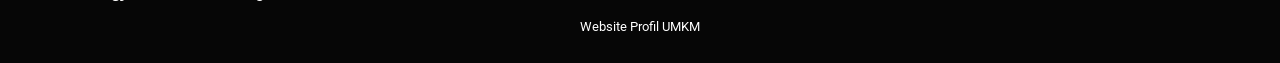
<file: services.html>
<!DOCTYPE html>
<html lang="id">
<head>
  <meta charset="utf-8">
  <meta name="viewport" content="width=device-width, initial-scale=1.0">
  <title>Layanan | Jogja Konveksi</title>
  <meta name="description" content="Layanan Jogja Konveksi untuk pembuatan seragam, jaket, jas, kaos, pakaian olahraga, tas, bordir, dan sablon.">
  <link href="assets/img/favicon.png" rel="icon">
  <link rel="preconnect" href="https://fonts.googleapis.com">
  <link rel="preconnect" href="https://fonts.gstatic.com" crossorigin>
  <link href="https://fonts.googleapis.com/css2?family=Roboto:wght@300;400;500;700;900&family=Raleway:wght@400;500;600;700;800;900&family=Nunito:wght@400;500;600;700;800;900&display=swap" rel="stylesheet">
  <link href="assets/vendor/bootstrap/css/bootstrap.min.css" rel="stylesheet">
  <link href="assets/vendor/bootstrap-icons/bootstrap-icons.css" rel="stylesheet">
  <link href="assets/vendor/aos/aos.css" rel="stylesheet">
  <link href="assets/css/main.css" rel="stylesheet">
  <link href="assets/css/custom-jogja.css" rel="stylesheet">
</head>
<body class="services-page">
<header id="header" class="header d-flex align-items-center sticky-top">
  <div class="container position-relative d-flex align-items-center">
    <a href="index.html" class="logo d-flex align-items-center me-auto"><h1 class="sitename">Jogja Konveksi</h1><span>.</span></a>
    <nav id="navmenu" class="navmenu" aria-label="Navigasi utama">
      <ul>
        <li><a href="index.html">Beranda</a></li>
        <li><a href="about.html">Profil &amp; Sejarah</a></li>
        <li><a href="team.html">Struktur Organisasi</a></li>
        <li><a href="portfolio.html">Produk</a></li>
        <li><a href="services.html" class="active">Layanan</a></li>
        <li><a href="portfolio-details.html">Portofolio</a></li>
        <li><a href="contact.html">Kontak &amp; Lokasi</a></li>
      </ul>
      <i class="mobile-nav-toggle d-xl-none bi bi-list" aria-label="Buka menu"></i>
    </nav>
  </div>
</header>

<main class="main">
  <div class="page-title accent-background">
    <div class="container d-lg-flex justify-content-between align-items-center">
      <div><h1 class="mb-1">Layanan Jogja Konveksi</h1><p class="mb-0">Beragam kebutuhan pakaian dan produk berbahan kain</p></div>
      <nav class="breadcrumbs" aria-label="Breadcrumb"><ol><li><a href="index.html">Beranda</a></li><li class="current">Layanan</li></ol></nav>
    </div>
  </div>

  <section class="section jk-service-intro">
    <div class="container" data-aos="fade-up">
      <div class="section-title"><h2>Layanan Kami</h2><p>Dari pakaian seragam hingga kebutuhan custom</p></div>
      <p class="jk-service-lead">Jogja Konveksi melayani pembuatan berbagai jenis pakaian dan perlengkapan berbahan kain. Pilihan layanan mencakup seragam, jaket, jas, kaos, pakaian olahraga, tas, serta pengerjaan sablon dan bordir. Jenis produk, bahan, dan desain dapat dibicarakan saat konsultasi sebelum pesanan diproses.</p>
    </div>
  </section>

  <section class="section light-background jk-service-catalog">
    <div class="container">
      <div class="section-title" data-aos="fade-up"><h2>Jenis Layanan</h2><p>Pilihan pengerjaan sesuai kebutuhan pesanan</p></div>
      <div class="row gy-4">
        <div class="col-lg-3 col-md-6" data-aos="fade-up" data-aos-delay="50"><article class="jk-service-card"><div class="jk-service-image"><img src="assets/img/products/asli-jogja-konveksi/kemeja-dinkes-detail.jpg" alt="" loading="lazy"></div><h3>Seragam</h3><p>Pembuatan seragam sekolah, seragam kerja, seragam olahraga, serta seragam PDH dan PDL untuk berbagai kebutuhan.</p><ul><li>Seragam sekolah</li><li>Seragam kerja dan instansi</li><li>Seragam olahraga</li><li>PDH/PDL</li></ul></article></div>
        <div class="col-lg-3 col-md-6" data-aos="fade-up" data-aos-delay="100"><article class="jk-service-card"><div class="jk-service-image"><img src="assets/img/products/asli-jogja-konveksi/jaket-outdoor-model.jpg" alt="" loading="lazy"></div><h3>Jaket &amp; Sweater</h3><p>Pembuatan jaket dan sweater/hoodie dengan pilihan model untuk aktivitas kerja, komunitas, maupun penggunaan sehari-hari.</p><ul><li>Jaket formal dan kerja</li><li>Jaket outdoor</li><li>Jaket komunitas</li><li>Jaket parasut</li></ul></article></div>
        <div class="col-lg-3 col-md-6" data-aos="fade-up" data-aos-delay="150"><article class="jk-service-card"><div class="jk-service-image"><img src="assets/img/products/asli-jogja-konveksi/kemeja-pdh-model.jpg" alt="" loading="lazy"></div><h3>Jas</h3><p>Pengerjaan jas untuk kebutuhan pendidikan, laboratorium, profesi, maupun kegiatan organisasi.</p><ul><li>Jas almamater</li><li>Jas partai</li><li>Jas laboratorium</li><li>Jas dokter</li></ul></article></div>
        <div class="col-lg-3 col-md-6" data-aos="fade-up" data-aos-delay="200"><article class="jk-service-card"><div class="jk-service-image"><img src="assets/img/products/asli-jogja-konveksi/kaos-event-putih.jpg" alt="" loading="lazy"></div><h3>Kaos</h3><p>Pembuatan kaos untuk kebutuhan personal, komunitas, promosi, maupun seragam kegiatan.</p><ul><li>Kaos oblong</li><li>Kaos distro</li><li>Kaos olahraga</li><li>Kaos polo</li></ul></article></div>
        <div class="col-lg-3 col-md-6" data-aos="fade-up" data-aos-delay="50"><article class="jk-service-card"><div class="jk-service-image"><img src="assets/img/products/asli-jogja-konveksi/jersey-bengkalis.jpg" alt="" loading="lazy"></div><h3>Pakaian Olahraga</h3><p>Pembuatan pakaian olahraga untuk tim, komunitas, dan kegiatan olahraga.</p><ul><li>Training pack</li><li>Seragam olahraga</li><li>Kaos dan celana olahraga</li><li>Jersey futsal</li></ul></article></div>
        <div class="col-lg-3 col-md-6" data-aos="fade-up" data-aos-delay="100"><article class="jk-service-card"><div class="jk-service-image"><img src="assets/img/products/asli-jogja-konveksi/tas-kain-custom.jpg" alt="" loading="lazy"></div><h3>Tas</h3><p>Pembuatan tas berbahan kain untuk kebutuhan harian, kegiatan, souvenir, maupun promosi.</p><ul><li>Tas punggung</li><li>Tas model samping</li><li>Tas kanvas</li><li>Tas souvenir</li></ul></article></div>
        <div class="col-lg-3 col-md-6" data-aos="fade-up" data-aos-delay="150"><article class="jk-service-card"><div class="jk-service-image"><img src="assets/img/products/asli-jogja-konveksi/jaket-custom-bordir.jpg" alt="" loading="lazy"></div><h3>Bordir</h3><p>Pengerjaan bordir untuk menambahkan logo, tulisan, atau identitas pada berbagai produk kain.</p><ul><li>Bordir kaos dan kemeja</li><li>Bordir topi</li><li>Bordir tas</li><li>Bordir jaket dan seragam</li></ul></article></div>
        <div class="col-lg-3 col-md-6" data-aos="fade-up" data-aos-delay="200"><article class="jk-service-card"><div class="jk-service-image"><img src="assets/img/products/asli-jogja-konveksi/kaos-grafis-putih.jpg" alt="" loading="lazy"></div><h3>Sablon</h3><p>Layanan sablon untuk kebutuhan desain pada pakaian dan perlengkapan berbahan kain.</p><ul><li>Sablon kaos</li><li>Sablon tas</li><li>Sablon jaket</li><li>Berbagai pilihan teknik sablon</li></ul></article></div>
      </div>
    </div>
  </section>

  <section class="section jk-service-process">
    <div class="container">
      <div class="section-title" data-aos="fade-up"><h2>Tahapan Pengerjaan</h2><p>Proses produksi yang saling terhubung</p></div>
      <p class="jk-service-lead" data-aos="fade-up">Pengerjaan produk konveksi dilakukan melalui beberapa tahapan. Urutan dan teknik yang digunakan menyesuaikan jenis produk serta spesifikasi pesanan.</p>
      <div class="row gy-4 jk-process-grid">
        <div class="col-6 col-lg-2" data-aos="fade-up"><div class="jk-process-item"><span>01</span><i class="bi bi-scissors"></i><h3>Potong Kain</h3></div></div>
        <div class="col-6 col-lg-2" data-aos="fade-up" data-aos-delay="50"><div class="jk-process-item"><span>02</span><i class="bi bi-brush"></i><h3>Sablon</h3></div></div>
        <div class="col-6 col-lg-2" data-aos="fade-up" data-aos-delay="100"><div class="jk-process-item"><span>03</span><i class="bi bi-gear"></i><h3>Jahit</h3></div></div>
        <div class="col-6 col-lg-2" data-aos="fade-up" data-aos-delay="150"><div class="jk-process-item"><span>04</span><i class="bi bi-stars"></i><h3>Bordir</h3></div></div>
        <div class="col-6 col-lg-2" data-aos="fade-up" data-aos-delay="200"><div class="jk-process-item"><span>05</span><i class="bi bi-palette"></i><h3>Sublim</h3></div></div>
        <div class="col-6 col-lg-2" data-aos="fade-up" data-aos-delay="250"><div class="jk-process-item"><span>06</span><i class="bi bi-check2-circle"></i><h3>Finishing</h3></div></div>
      </div>
    </div>
  </section>

  <section class="section light-background jk-service-cta">
    <div class="container" data-aos="fade-up">
      <div class="jk-service-cta-inner">
        <div><h2>Punya kebutuhan produk konveksi?</h2><p>Ceritakan jenis produk, desain, bahan, dan jumlah pesanan yang dibutuhkan. Tim Jogja Konveksi dapat membantu membahas pilihan pengerjaannya.</p></div>
        <div class="jk-service-cta-actions"><a class="jk-service-button" href="contact.html">Hubungi Kami <i class="bi bi-arrow-right"></i></a><a class="jk-service-text-link" href="portfolio.html">Lihat Produk</a></div>
      </div>
    </div>
  </section>
</main>

<footer id="footer" class="footer dark-background">
  <div class="container footer-top"><div class="row gy-4">
    <div class="col-lg-5 col-md-6 footer-about"><a href="index.html" class="logo d-flex align-items-center"><span class="sitename">Jogja Konveksi</span></a><p>Melayani berbagai kebutuhan konveksi, mulai dari pakaian seragam hingga produk custom berbahan kain.</p><div class="footer-contact pt-2"><p>Jl. KH. Ahmad Dahlan No. 40, Ngupasan, Gondomanan, Yogyakarta</p><p class="mt-3"><strong>WhatsApp:</strong> <span>0851-3859-1345</span></p></div></div>
    <div class="col-lg-3 col-md-6 footer-links"><h4>Navigasi</h4><ul><li><a href="index.html">Beranda</a></li><li><a href="about.html">Profil &amp; Sejarah</a></li><li><a href="team.html">Struktur Organisasi</a></li><li><a href="portfolio.html">Produk</a></li><li><a href="services.html">Layanan</a></li></ul></div>
    <div class="col-lg-4 col-md-6 footer-links"><h4>Informasi</h4><ul><li><a href="portfolio-details.html">Portofolio</a></li><li><a href="contact.html">Kontak &amp; Lokasi</a></li><li><a href="https://jogjakonveksi.co.id/layanan/" target="_blank" rel="noopener">Website Resmi Jogja Konveksi</a></li></ul></div>
  </div></div>
  <div class="container copyright text-center mt-4"><p>© <strong class="px-1 sitename">Jogja Konveksi</strong> <span>All Rights Reserved</span></p><div class="credits">Website Profil UMKM</div></div>
</footer>
<a href="#" id="scroll-top" class="scroll-top d-flex align-items-center justify-content-center"><i class="bi bi-arrow-up-short"></i></a>
<div id="preloader"></div>
<script src="assets/vendor/bootstrap/js/bootstrap.bundle.min.js"></script>
<script src="assets/vendor/aos/aos.js"></script>
<script src="assets/js/main.js"></script>
</body>
</html>
</file>
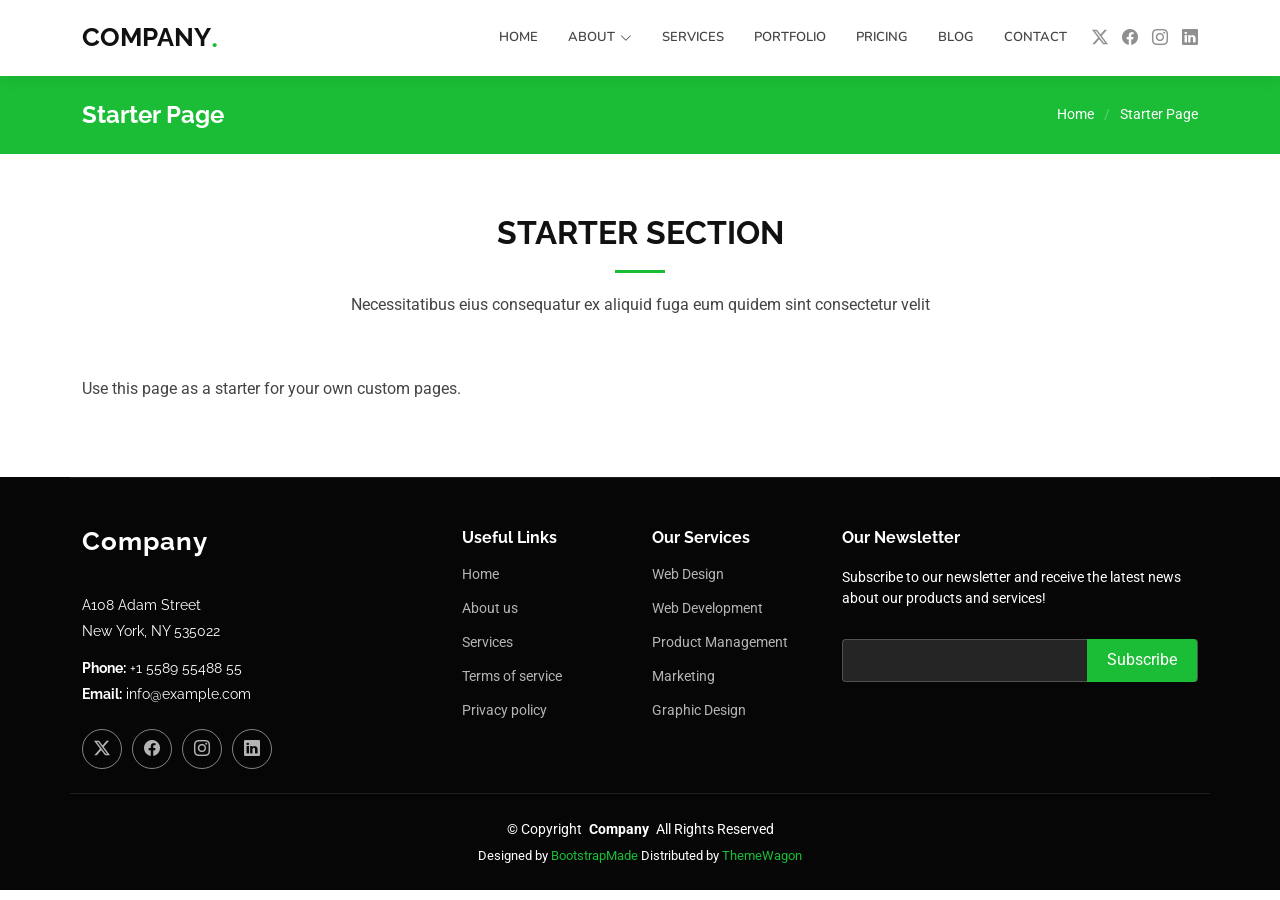
<file: starter-page.html>
<!DOCTYPE html>
<html lang="en">

<head>
  <meta charset="utf-8">
  <meta content="width=device-width, initial-scale=1.0" name="viewport">
  <title>Starter Page - Company Bootstrap Template</title>
  <meta name="description" content="">
  <meta name="keywords" content="">

  <!-- Favicons -->
  <link href="assets/img/favicon.png" rel="icon">
  <link href="assets/img/apple-touch-icon.png" rel="apple-touch-icon">

  <!-- Fonts -->
  <link href="https://fonts.googleapis.com" rel="preconnect">
  <link href="https://fonts.gstatic.com" rel="preconnect" crossorigin>
  <link href="https://fonts.googleapis.com/css2?family=Roboto:ital,wght@0,100;0,300;0,400;0,500;0,700;0,900;1,100;1,300;1,400;1,500;1,700;1,900&family=Raleway:ital,wght@0,100;0,200;0,300;0,400;0,500;0,600;0,700;0,800;0,900;1,100;1,200;1,300;1,400;1,500;1,600;1,700;1,800;1,900&family=Nunito:ital,wght@0,200;0,300;0,400;0,500;0,600;0,700;0,800;0,900;1,200;1,300;1,400;1,500;1,600;1,700;1,800;1,900&display=swap" rel="stylesheet">

  <!-- Vendor CSS Files -->
  <link href="assets/vendor/bootstrap/css/bootstrap.min.css" rel="stylesheet">
  <link href="assets/vendor/bootstrap-icons/bootstrap-icons.css" rel="stylesheet">
  <link href="assets/vendor/aos/aos.css" rel="stylesheet">
  <link href="assets/vendor/glightbox/css/glightbox.min.css" rel="stylesheet">
  <link href="assets/vendor/swiper/swiper-bundle.min.css" rel="stylesheet">

  <!-- Main CSS File -->
  <link href="assets/css/main.css" rel="stylesheet">

  <!-- =======================================================
  * Template Name: Company
  * Template URL: https://bootstrapmade.com/company-free-html-bootstrap-template/
  * Updated: Aug 07 2024 with Bootstrap v5.3.3
  * Author: BootstrapMade.com
  * License: https://bootstrapmade.com/license/
  ======================================================== -->
</head>

<body class="starter-page-page">

  <header id="header" class="header d-flex align-items-center sticky-top">
    <div class="container position-relative d-flex align-items-center">

      <a href="index.html" class="logo d-flex align-items-center me-auto">
        <!-- Uncomment the line below if you also wish to use an image logo -->
        <!-- <img src="assets/img/logo.png" alt=""> -->
        <h1 class="sitename">Company</h1><span>.</span>
      </a>

      <nav id="navmenu" class="navmenu">
        <ul>
          <li><a href="#hero">Home</a></li>
          <li class="dropdown"><a href="about.html"><span>About</span> <i class="bi bi-chevron-down toggle-dropdown"></i></a>
            <ul>
              <li><a href="team.html">Team</a></li>
              <li><a href="testimonials.html">Testimonials</a></li>
              <li class="dropdown"><a href="#"><span>Deep Dropdown</span> <i class="bi bi-chevron-down toggle-dropdown"></i></a>
                <ul>
                  <li><a href="#">Deep Dropdown 1</a></li>
                  <li><a href="#">Deep Dropdown 2</a></li>
                  <li><a href="#">Deep Dropdown 3</a></li>
                  <li><a href="#">Deep Dropdown 4</a></li>
                  <li><a href="#">Deep Dropdown 5</a></li>
                </ul>
              </li>
            </ul>
          </li>
          <li><a href="services.html">Services</a></li>
          <li><a href="portfolio.html">Portfolio</a></li>
          <li><a href="pricing.html">Pricing</a></li>
          <li><a href="blog.html">Blog</a></li>
          <li><a href="contact.html">Contact</a></li>
        </ul>
        <i class="mobile-nav-toggle d-xl-none bi bi-list"></i>
      </nav>

      <div class="header-social-links">
        <a href="#" class="twitter"><i class="bi bi-twitter-x"></i></a>
        <a href="#" class="facebook"><i class="bi bi-facebook"></i></a>
        <a href="#" class="instagram"><i class="bi bi-instagram"></i></a>
        <a href="#" class="linkedin"><i class="bi bi-linkedin"></i></a>
      </div>

    </div>
  </header>

  <main class="main">

    <!-- Page Title -->
    <div class="page-title accent-background">
      <div class="container d-lg-flex justify-content-between align-items-center">
        <h1 class="mb-2 mb-lg-0">Starter Page</h1>
        <nav class="breadcrumbs">
          <ol>
            <li><a href="index.html">Home</a></li>
            <li class="current">Starter Page</li>
          </ol>
        </nav>
      </div>
    </div><!-- End Page Title -->

    <!-- Starter Section Section -->
    <section id="starter-section" class="starter-section section">

      <!-- Section Title -->
      <div class="container section-title" data-aos="fade-up">
        <h2>Starter Section</h2>
        <p>Necessitatibus eius consequatur ex aliquid fuga eum quidem sint consectetur velit</p>
      </div><!-- End Section Title -->

      <div class="container" data-aos="fade-up">
        <p>Use this page as a starter for your own custom pages.</p>
      </div>

    </section><!-- /Starter Section Section -->

  </main>

  <footer id="footer" class="footer dark-background">

    <div class="container footer-top">
      <div class="row gy-4">
        <div class="col-lg-4 col-md-6 footer-about">
          <a href="index.html" class="logo d-flex align-items-center">
            <span class="sitename">Company</span>
          </a>
          <div class="footer-contact pt-3">
            <p>A108 Adam Street</p>
            <p>New York, NY 535022</p>
            <p class="mt-3"><strong>Phone:</strong> <span>+1 5589 55488 55</span></p>
            <p><strong>Email:</strong> <span>info@example.com</span></p>
          </div>
          <div class="social-links d-flex mt-4">
            <a href=""><i class="bi bi-twitter-x"></i></a>
            <a href=""><i class="bi bi-facebook"></i></a>
            <a href=""><i class="bi bi-instagram"></i></a>
            <a href=""><i class="bi bi-linkedin"></i></a>
          </div>
        </div>

        <div class="col-lg-2 col-md-3 footer-links">
          <h4>Useful Links</h4>
          <ul>
            <li><a href="#">Home</a></li>
            <li><a href="#">About us</a></li>
            <li><a href="#">Services</a></li>
            <li><a href="#">Terms of service</a></li>
            <li><a href="#">Privacy policy</a></li>
          </ul>
        </div>

        <div class="col-lg-2 col-md-3 footer-links">
          <h4>Our Services</h4>
          <ul>
            <li><a href="#">Web Design</a></li>
            <li><a href="#">Web Development</a></li>
            <li><a href="#">Product Management</a></li>
            <li><a href="#">Marketing</a></li>
            <li><a href="#">Graphic Design</a></li>
          </ul>
        </div>

        <div class="col-lg-4 col-md-12 footer-newsletter">
          <h4>Our Newsletter</h4>
          <p>Subscribe to our newsletter and receive the latest news about our products and services!</p>
          <form action="forms/newsletter.php" method="post" class="php-email-form">
            <div class="newsletter-form"><input type="email" name="email"><input type="submit" value="Subscribe"></div>
            <div class="loading">Loading</div>
            <div class="error-message"></div>
            <div class="sent-message">Your subscription request has been sent. Thank you!</div>
          </form>
        </div>

      </div>
    </div>

    <div class="container copyright text-center mt-4">
      <p>© <span>Copyright</span> <strong class="px-1 sitename">Company</strong> <span>All Rights Reserved</span></p>
      <div class="credits">
        <!-- All the links in the footer should remain intact. -->
        <!-- You can delete the links only if you've purchased the pro version. -->
        <!-- Licensing information: https://bootstrapmade.com/license/ -->
        <!-- Purchase the pro version with working PHP/AJAX contact form: [buy-url] -->
        Designed by <a href="https://bootstrapmade.com/">BootstrapMade</a> Distributed by <a href=“https://themewagon.com>ThemeWagon
      </div>
    </div>

  </footer>

  <!-- Scroll Top -->
  <a href="#" id="scroll-top" class="scroll-top d-flex align-items-center justify-content-center"><i class="bi bi-arrow-up-short"></i></a>

  <!-- Preloader -->
  <div id="preloader"></div>

  <!-- Vendor JS Files -->
  <script src="assets/vendor/bootstrap/js/bootstrap.bundle.min.js"></script>
  <script src="assets/vendor/php-email-form/validate.js"></script>
  <script src="assets/vendor/aos/aos.js"></script>
  <script src="assets/vendor/glightbox/js/glightbox.min.js"></script>
  <script src="assets/vendor/imagesloaded/imagesloaded.pkgd.min.js"></script>
  <script src="assets/vendor/isotope-layout/isotope.pkgd.min.js"></script>
  <script src="assets/vendor/waypoints/noframework.waypoints.js"></script>
  <script src="assets/vendor/swiper/swiper-bundle.min.js"></script>

  <!-- Main JS File -->
  <script src="assets/js/main.js"></script>

</body>

</html>
</file>
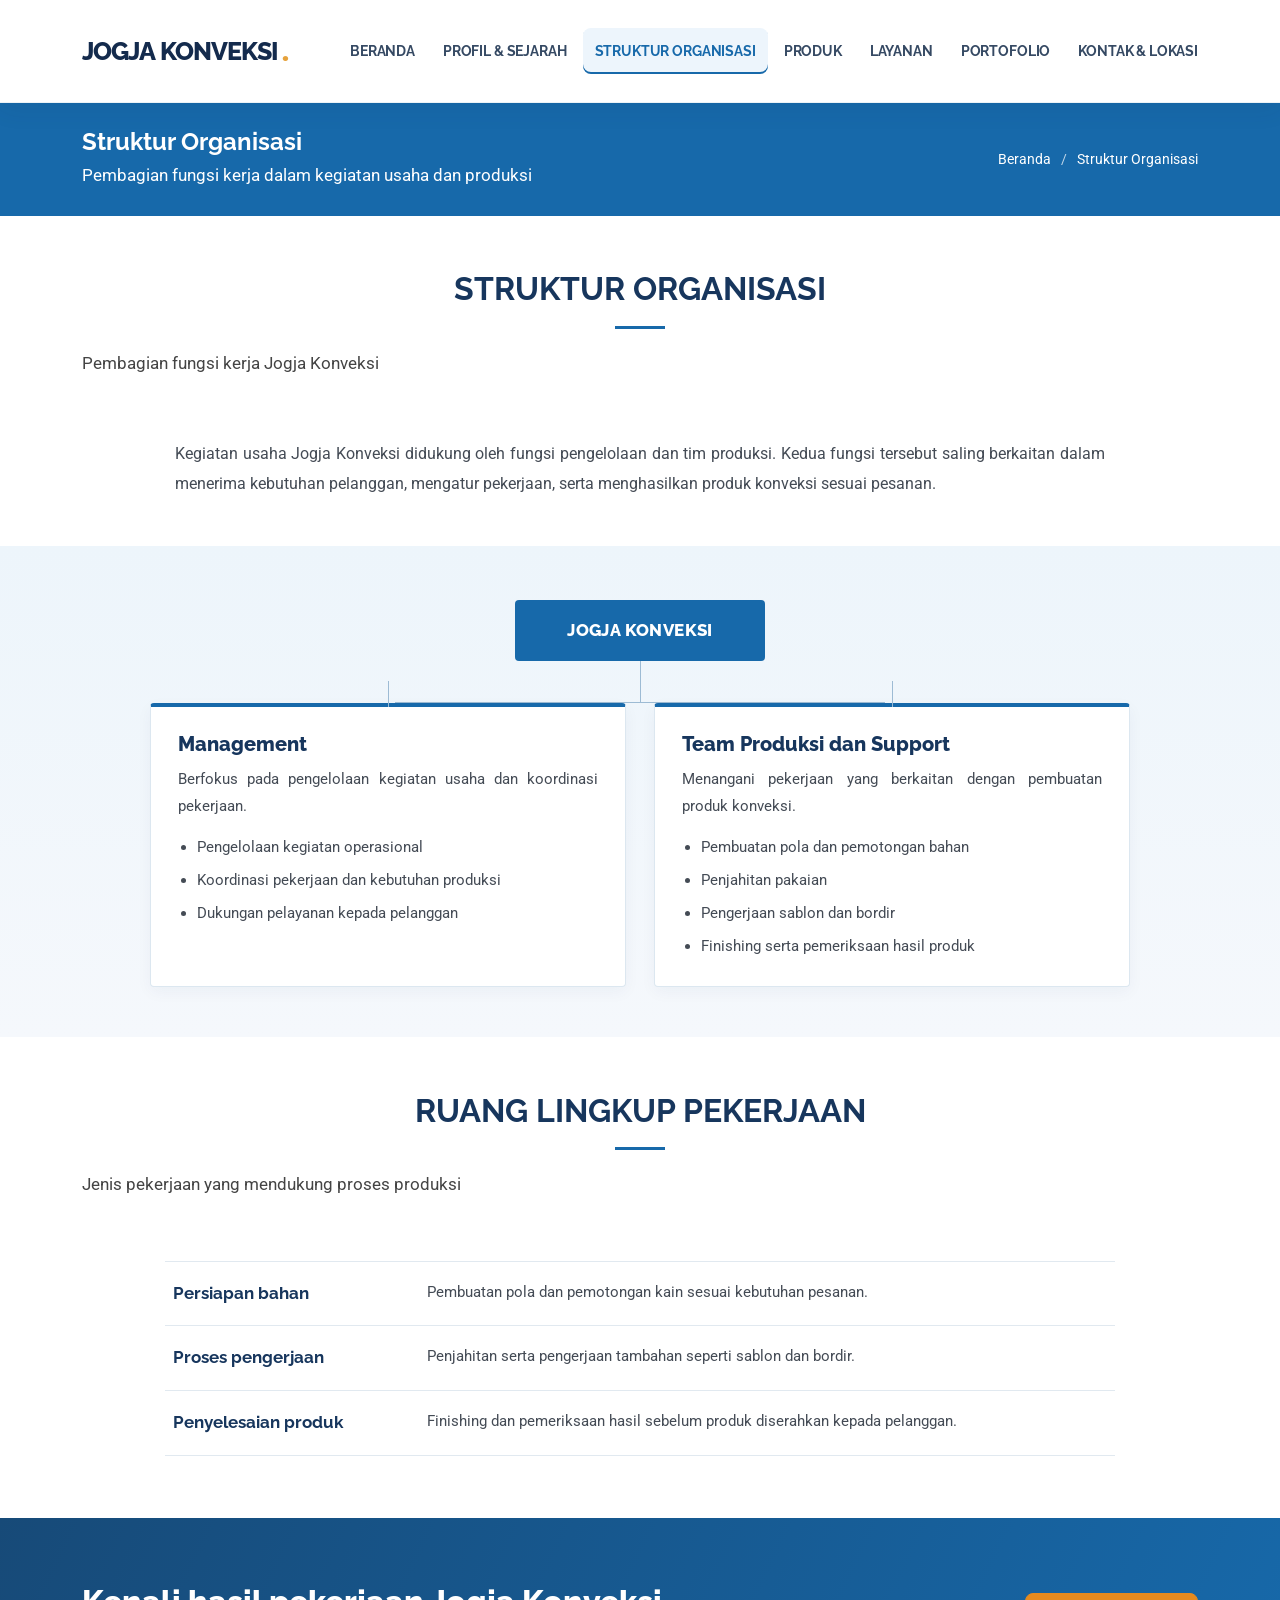
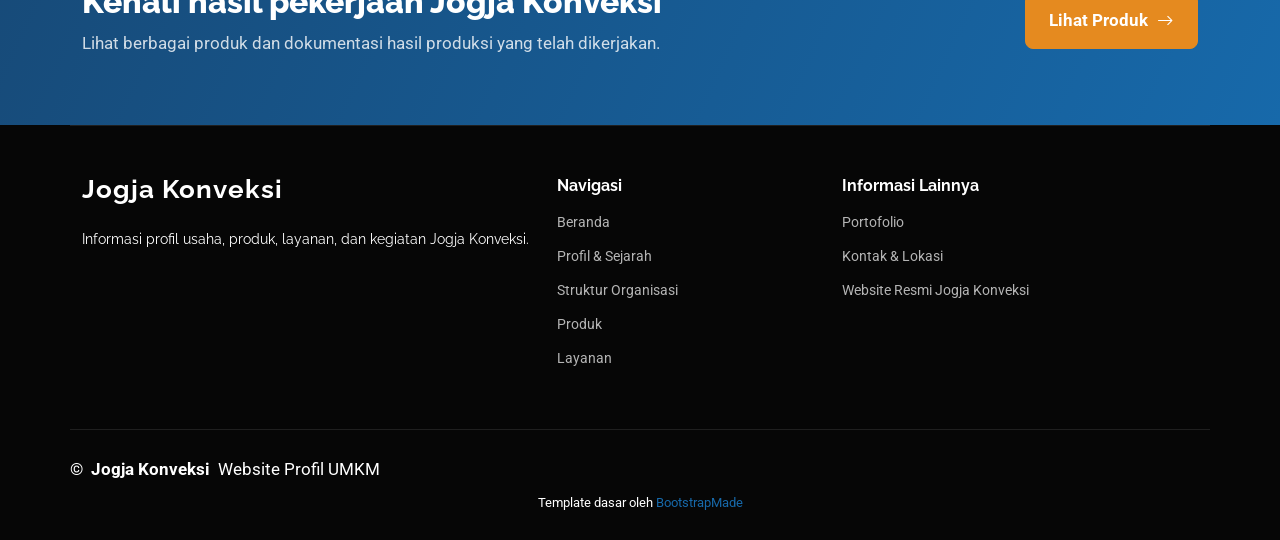
<file: team.html>
<!DOCTYPE html>
<html lang="id">
<head>
  <meta charset="utf-8">
  <meta name="viewport" content="width=device-width, initial-scale=1.0">
  <title>Struktur Organisasi | Jogja Konveksi</title>
  <meta name="description" content="Mengenal kelompok Management serta Team Produksi dan Support Jogja Konveksi.">
  <link href="assets/img/favicon.png" rel="icon">
  <link href="https://fonts.googleapis.com" rel="preconnect">
  <link href="https://fonts.gstatic.com" rel="preconnect" crossorigin>
  <link href="https://fonts.googleapis.com/css2?family=Roboto:wght@300;400;500;700;900&family=Raleway:wght@400;500;600;700;800;900&family=Nunito:wght@400;500;600;700;800;900&display=swap" rel="stylesheet">
  <link href="assets/vendor/bootstrap/css/bootstrap.min.css" rel="stylesheet">
  <link href="assets/vendor/bootstrap-icons/bootstrap-icons.css" rel="stylesheet">
  <link href="assets/vendor/aos/aos.css" rel="stylesheet">
  <link href="assets/css/main.css" rel="stylesheet">
  <link href="assets/css/custom-jogja.css" rel="stylesheet">
</head>
<body class="team-page">

<header id="header" class="header d-flex align-items-center sticky-top">
  <div class="container position-relative d-flex align-items-center">
    <a href="index.html" class="logo d-flex align-items-center me-auto">
      <h1 class="sitename">Jogja Konveksi</h1><span>.</span>
    </a>
    <nav id="navmenu" class="navmenu" aria-label="Navigasi utama">
      <ul>
        <li><a href="index.html">Beranda</a></li>
        <li><a href="about.html">Profil &amp; Sejarah</a></li>
        <li><a href="team.html" class="active">Struktur Organisasi</a></li>
        <li><a href="portfolio.html">Produk</a></li>
        <li><a href="services.html">Layanan</a></li>
        <li><a href="portfolio-details.html">Portofolio</a></li>
        <li><a href="contact.html">Kontak &amp; Lokasi</a></li>
      </ul>
      <i class="mobile-nav-toggle d-xl-none bi bi-list" aria-label="Buka menu"></i>
    </nav>
  </div>
</header>

<main class="main">
  <div class="page-title accent-background">
    <div class="container d-lg-flex justify-content-between align-items-center">
      <div>
        <h1 class="mb-1">Struktur Organisasi</h1>
        <p class="mb-0">Pembagian fungsi kerja dalam kegiatan usaha dan produksi</p>
      </div>
      <nav class="breadcrumbs" aria-label="Breadcrumb">
        <ol><li><a href="index.html">Beranda</a></li><li class="current">Struktur Organisasi</li></ol>
      </nav>
    </div>
  </div>

  <section class="section jk-team-intro">
    <div class="container">
      <div class="section-title">
        <h2>Struktur Organisasi</h2>
        <p>Pembagian fungsi kerja Jogja Konveksi</p>
      </div>
      <p class="jk-team-lead">
        Kegiatan usaha Jogja Konveksi didukung oleh fungsi pengelolaan dan tim
        produksi. Kedua fungsi tersebut saling berkaitan dalam menerima kebutuhan
        pelanggan, mengatur pekerjaan, serta menghasilkan produk konveksi sesuai
        pesanan.
      </p>
    </div>
  </section>

  <section class="section light-background jk-team-groups">
    <div class="container">
      <div class="jk-org-layout">
        <div class="jk-org-root">JOGJA KONVEKSI</div>
        <div class="jk-org-branches">
          <article class="jk-org-unit">
            <h3>Management</h3>
            <p class="jk-org-desc">Berfokus pada pengelolaan kegiatan usaha dan koordinasi pekerjaan.</p>
            <ul>
              <li>Pengelolaan kegiatan operasional</li>
              <li>Koordinasi pekerjaan dan kebutuhan produksi</li>
              <li>Dukungan pelayanan kepada pelanggan</li>
            </ul>
          </article>
          <article class="jk-org-unit">
            <h3>Team Produksi dan Support</h3>
            <p class="jk-org-desc">Menangani pekerjaan yang berkaitan dengan pembuatan produk konveksi.</p>
            <ul>
              <li>Pembuatan pola dan pemotongan bahan</li>
              <li>Penjahitan pakaian</li>
              <li>Pengerjaan sablon dan bordir</li>
              <li>Finishing serta pemeriksaan hasil produk</li>
            </ul>
          </article>
        </div>
      </div>
    </div>
  </section>

  <section class="section jk-workflow-section">
    <div class="container">
      <div class="section-title">
        <h2>Ruang Lingkup Pekerjaan</h2>
        <p>Jenis pekerjaan yang mendukung proses produksi</p>
      </div>
      <div class="jk-work-list">
        <div><strong>Persiapan bahan</strong><span>Pembuatan pola dan pemotongan kain sesuai kebutuhan pesanan.</span></div>
        <div><strong>Proses pengerjaan</strong><span>Penjahitan serta pengerjaan tambahan seperti sablon dan bordir.</span></div>
        <div><strong>Penyelesaian produk</strong><span>Finishing dan pemeriksaan hasil sebelum produk diserahkan kepada pelanggan.</span></div>
      </div>
    </div>
  </section>

  <section class="jk-info-band">
    <div class="container">
      <div class="row align-items-center gy-3">
        <div class="col-lg-8">
          <h2>Kenali hasil pekerjaan Jogja Konveksi</h2>
          <p>Lihat berbagai produk dan dokumentasi hasil produksi yang telah dikerjakan.</p>
        </div>
        <div class="col-lg-4 text-lg-end">
          <a href="portfolio.html" class="jk-band-button">Lihat Produk <i class="bi bi-arrow-right"></i></a>
        </div>
      </div>
    </div>
  </section>
</main>

<footer id="footer" class="footer dark-background">
  <div class="container footer-top">
    <div class="row gy-4">
      <div class="col-lg-5 col-md-6 footer-about">
        <a href="index.html" class="logo d-flex align-items-center"><span class="sitename">Jogja Konveksi</span></a>
        <p>Informasi profil usaha, produk, layanan, dan kegiatan Jogja Konveksi.</p>
      </div>
      <div class="col-lg-3 col-md-6 footer-links">
        <h4>Navigasi</h4>
        <ul>
          <li><a href="index.html">Beranda</a></li>
          <li><a href="about.html">Profil &amp; Sejarah</a></li>
          <li><a href="team.html">Struktur Organisasi</a></li>
          <li><a href="portfolio.html">Produk</a></li>
          <li><a href="services.html">Layanan</a></li>
        </ul>
      </div>
      <div class="col-lg-4 col-md-6 footer-links">
        <h4>Informasi Lainnya</h4>
        <ul>
          <li><a href="portfolio-details.html">Portofolio</a></li>
          <li><a href="contact.html">Kontak &amp; Lokasi</a></li>
          <li><a href="https://jogjakonveksi.co.id/management/" target="_blank" rel="noopener">Website Resmi Jogja Konveksi</a></li>
        </ul>
      </div>
    </div>
  </div>
  <div class="container copyright text-center mt-4">
    <p>© <strong class="px-1 sitename">Jogja Konveksi</strong> <span>Website Profil UMKM</span></p>
    <div class="credits">Template dasar oleh <a href="https://bootstrapmade.com/">BootstrapMade</a></div>
  </div>
</footer>

<a href="#" id="scroll-top" class="scroll-top d-flex align-items-center justify-content-center"><i class="bi bi-arrow-up-short"></i></a>
<div id="preloader"></div>
<script src="assets/vendor/bootstrap/js/bootstrap.bundle.min.js"></script>
<script src="assets/vendor/aos/aos.js"></script>
<script src="assets/js/main.js"></script>
</body>
</html>
</file>
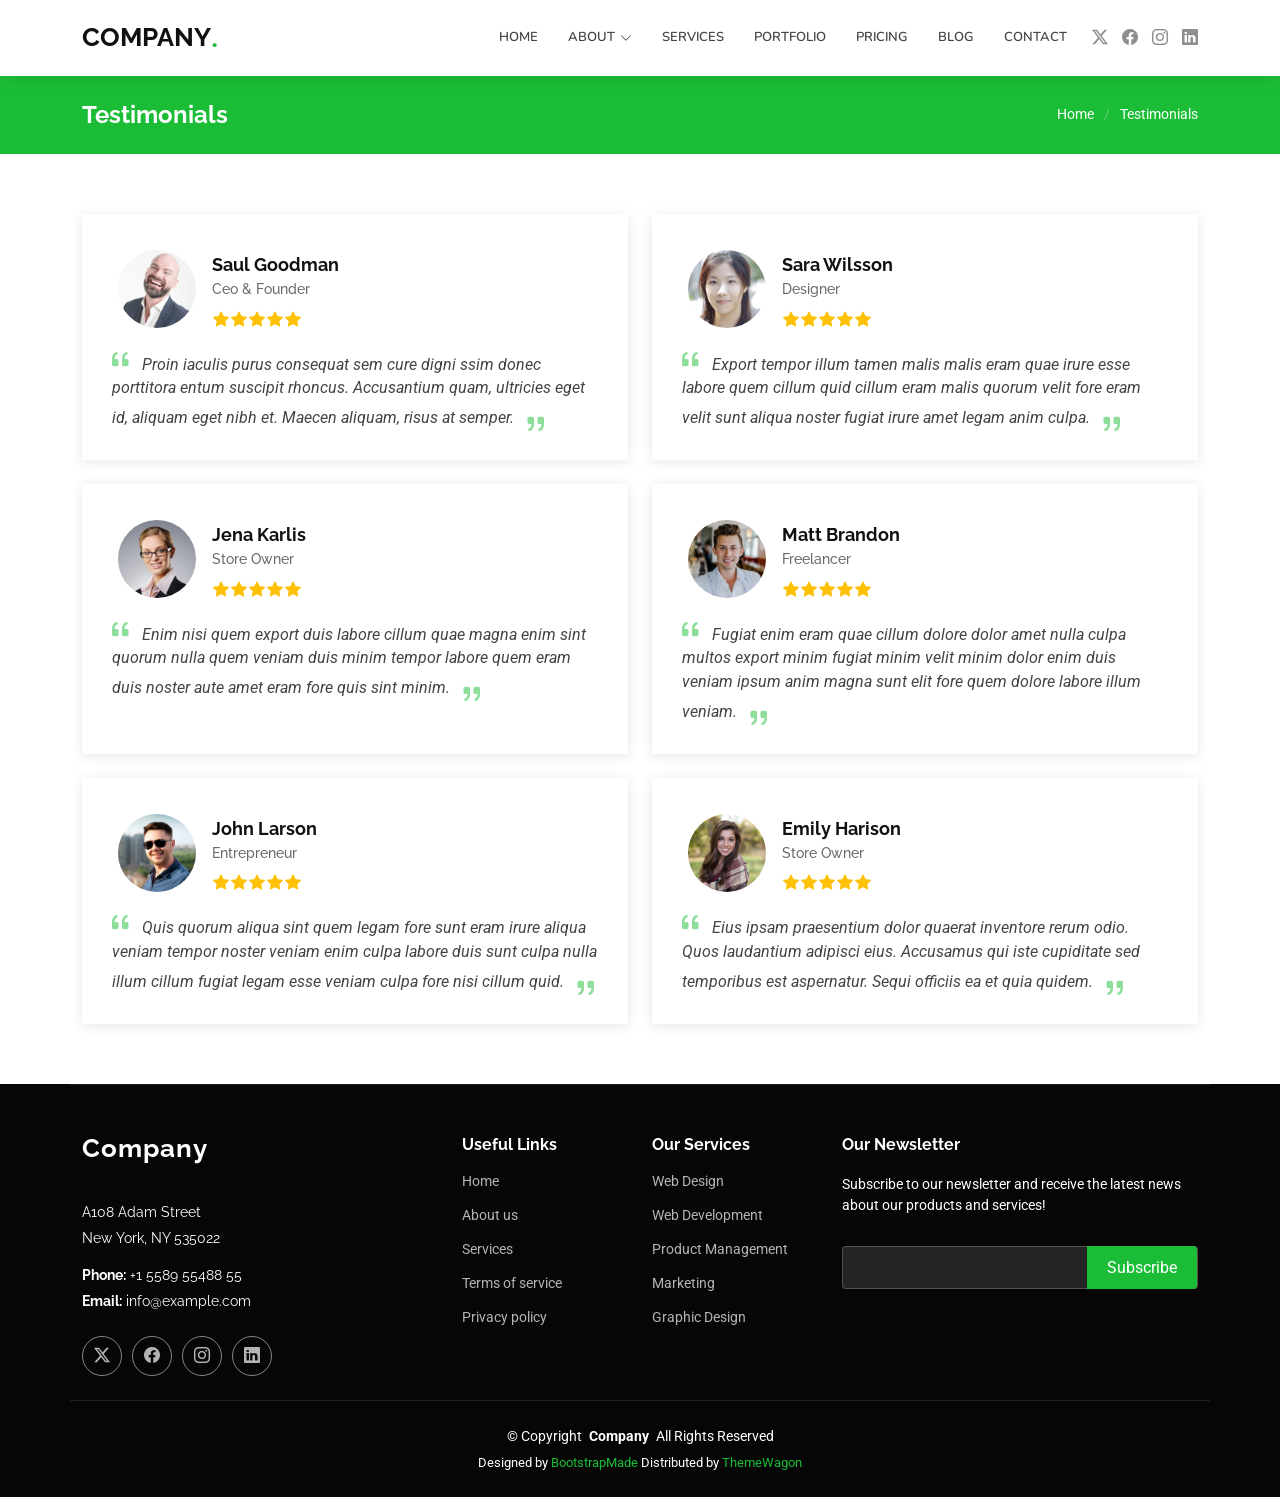
<file: testimonials.html>
<!DOCTYPE html>
<html lang="en">

<head>
  <meta charset="utf-8">
  <meta content="width=device-width, initial-scale=1.0" name="viewport">
  <title>Testimonials - Company Bootstrap Template</title>
  <meta name="description" content="">
  <meta name="keywords" content="">

  <!-- Favicons -->
  <link href="assets/img/favicon.png" rel="icon">
  <link href="assets/img/apple-touch-icon.png" rel="apple-touch-icon">

  <!-- Fonts -->
  <link href="https://fonts.googleapis.com" rel="preconnect">
  <link href="https://fonts.gstatic.com" rel="preconnect" crossorigin>
  <link href="https://fonts.googleapis.com/css2?family=Roboto:ital,wght@0,100;0,300;0,400;0,500;0,700;0,900;1,100;1,300;1,400;1,500;1,700;1,900&family=Raleway:ital,wght@0,100;0,200;0,300;0,400;0,500;0,600;0,700;0,800;0,900;1,100;1,200;1,300;1,400;1,500;1,600;1,700;1,800;1,900&family=Nunito:ital,wght@0,200;0,300;0,400;0,500;0,600;0,700;0,800;0,900;1,200;1,300;1,400;1,500;1,600;1,700;1,800;1,900&display=swap" rel="stylesheet">

  <!-- Vendor CSS Files -->
  <link href="assets/vendor/bootstrap/css/bootstrap.min.css" rel="stylesheet">
  <link href="assets/vendor/bootstrap-icons/bootstrap-icons.css" rel="stylesheet">
  <link href="assets/vendor/aos/aos.css" rel="stylesheet">
  <link href="assets/vendor/glightbox/css/glightbox.min.css" rel="stylesheet">
  <link href="assets/vendor/swiper/swiper-bundle.min.css" rel="stylesheet">

  <!-- Main CSS File -->
  <link href="assets/css/main.css" rel="stylesheet">

  <!-- =======================================================
  * Template Name: Company
  * Template URL: https://bootstrapmade.com/company-free-html-bootstrap-template/
  * Updated: Aug 07 2024 with Bootstrap v5.3.3
  * Author: BootstrapMade.com
  * License: https://bootstrapmade.com/license/
  ======================================================== -->
</head>

<body class="testimonials-page">

  <header id="header" class="header d-flex align-items-center sticky-top">
    <div class="container position-relative d-flex align-items-center">

      <a href="index.html" class="logo d-flex align-items-center me-auto">
        <!-- Uncomment the line below if you also wish to use an image logo -->
        <!-- <img src="assets/img/logo.png" alt=""> -->
        <h1 class="sitename">Company</h1><span>.</span>
      </a>

      <nav id="navmenu" class="navmenu">
        <ul>
          <li><a href="#hero">Home</a></li>
          <li class="dropdown"><a href="about.html"><span>About</span> <i class="bi bi-chevron-down toggle-dropdown"></i></a>
            <ul>
              <li><a href="team.html">Team</a></li>
              <li><a href="testimonials.html" class="active">Testimonials</a></li>
              <li class="dropdown"><a href="#"><span>Deep Dropdown</span> <i class="bi bi-chevron-down toggle-dropdown"></i></a>
                <ul>
                  <li><a href="#">Deep Dropdown 1</a></li>
                  <li><a href="#">Deep Dropdown 2</a></li>
                  <li><a href="#">Deep Dropdown 3</a></li>
                  <li><a href="#">Deep Dropdown 4</a></li>
                  <li><a href="#">Deep Dropdown 5</a></li>
                </ul>
              </li>
            </ul>
          </li>
          <li><a href="services.html">Services</a></li>
          <li><a href="portfolio.html">Portfolio</a></li>
          <li><a href="pricing.html">Pricing</a></li>
          <li><a href="blog.html">Blog</a></li>
          <li><a href="contact.html">Contact</a></li>
        </ul>
        <i class="mobile-nav-toggle d-xl-none bi bi-list"></i>
      </nav>

      <div class="header-social-links">
        <a href="#" class="twitter"><i class="bi bi-twitter-x"></i></a>
        <a href="#" class="facebook"><i class="bi bi-facebook"></i></a>
        <a href="#" class="instagram"><i class="bi bi-instagram"></i></a>
        <a href="#" class="linkedin"><i class="bi bi-linkedin"></i></a>
      </div>

    </div>
  </header>

  <main class="main">

    <!-- Page Title -->
    <div class="page-title accent-background">
      <div class="container d-lg-flex justify-content-between align-items-center">
        <h1 class="mb-2 mb-lg-0">Testimonials</h1>
        <nav class="breadcrumbs">
          <ol>
            <li><a href="index.html">Home</a></li>
            <li class="current">Testimonials</li>
          </ol>
        </nav>
      </div>
    </div><!-- End Page Title -->

    <!-- Testimonials Section -->
    <section id="testimonials" class="testimonials section">

      <div class="container">

        <div class="row gy-4">

          <div class="col-lg-6" data-aos="fade-up" data-aos-delay="100">
            <div class="testimonial-item">
              <img src="assets/img/testimonials/testimonials-1.jpg" class="testimonial-img" alt="">
              <h3>Saul Goodman</h3>
              <h4>Ceo &amp; Founder</h4>
              <div class="stars">
                <i class="bi bi-star-fill"></i><i class="bi bi-star-fill"></i><i class="bi bi-star-fill"></i><i class="bi bi-star-fill"></i><i class="bi bi-star-fill"></i>
              </div>
              <p>
                <i class="bi bi-quote quote-icon-left"></i>
                <span>Proin iaculis purus consequat sem cure digni ssim donec porttitora entum suscipit rhoncus. Accusantium quam, ultricies eget id, aliquam eget nibh et. Maecen aliquam, risus at semper.</span>
                <i class="bi bi-quote quote-icon-right"></i>
              </p>
            </div>
          </div><!-- End testimonial item -->

          <div class="col-lg-6" data-aos="fade-up" data-aos-delay="200">
            <div class="testimonial-item">
              <img src="assets/img/testimonials/testimonials-2.jpg" class="testimonial-img" alt="">
              <h3>Sara Wilsson</h3>
              <h4>Designer</h4>
              <div class="stars">
                <i class="bi bi-star-fill"></i><i class="bi bi-star-fill"></i><i class="bi bi-star-fill"></i><i class="bi bi-star-fill"></i><i class="bi bi-star-fill"></i>
              </div>
              <p>
                <i class="bi bi-quote quote-icon-left"></i>
                <span>Export tempor illum tamen malis malis eram quae irure esse labore quem cillum quid cillum eram malis quorum velit fore eram velit sunt aliqua noster fugiat irure amet legam anim culpa.</span>
                <i class="bi bi-quote quote-icon-right"></i>
              </p>
            </div>
          </div><!-- End testimonial item -->

          <div class="col-lg-6" data-aos="fade-up" data-aos-delay="300">
            <div class="testimonial-item">
              <img src="assets/img/testimonials/testimonials-3.jpg" class="testimonial-img" alt="">
              <h3>Jena Karlis</h3>
              <h4>Store Owner</h4>
              <div class="stars">
                <i class="bi bi-star-fill"></i><i class="bi bi-star-fill"></i><i class="bi bi-star-fill"></i><i class="bi bi-star-fill"></i><i class="bi bi-star-fill"></i>
              </div>
              <p>
                <i class="bi bi-quote quote-icon-left"></i>
                <span>Enim nisi quem export duis labore cillum quae magna enim sint quorum nulla quem veniam duis minim tempor labore quem eram duis noster aute amet eram fore quis sint minim.</span>
                <i class="bi bi-quote quote-icon-right"></i>
              </p>
            </div>
          </div><!-- End testimonial item -->

          <div class="col-lg-6" data-aos="fade-up" data-aos-delay="400">
            <div class="testimonial-item">
              <img src="assets/img/testimonials/testimonials-4.jpg" class="testimonial-img" alt="">
              <h3>Matt Brandon</h3>
              <h4>Freelancer</h4>
              <div class="stars">
                <i class="bi bi-star-fill"></i><i class="bi bi-star-fill"></i><i class="bi bi-star-fill"></i><i class="bi bi-star-fill"></i><i class="bi bi-star-fill"></i>
              </div>
              <p>
                <i class="bi bi-quote quote-icon-left"></i>
                <span>Fugiat enim eram quae cillum dolore dolor amet nulla culpa multos export minim fugiat minim velit minim dolor enim duis veniam ipsum anim magna sunt elit fore quem dolore labore illum veniam.</span>
                <i class="bi bi-quote quote-icon-right"></i>
              </p>
            </div>
          </div><!-- End testimonial item -->

          <div class="col-lg-6" data-aos="fade-up" data-aos-delay="500">
            <div class="testimonial-item">
              <img src="assets/img/testimonials/testimonials-5.jpg" class="testimonial-img" alt="">
              <h3>John Larson</h3>
              <h4>Entrepreneur</h4>
              <div class="stars">
                <i class="bi bi-star-fill"></i><i class="bi bi-star-fill"></i><i class="bi bi-star-fill"></i><i class="bi bi-star-fill"></i><i class="bi bi-star-fill"></i>
              </div>
              <p>
                <i class="bi bi-quote quote-icon-left"></i>
                <span>Quis quorum aliqua sint quem legam fore sunt eram irure aliqua veniam tempor noster veniam enim culpa labore duis sunt culpa nulla illum cillum fugiat legam esse veniam culpa fore nisi cillum quid.</span>
                <i class="bi bi-quote quote-icon-right"></i>
              </p>
            </div>
          </div><!-- End testimonial item -->

          <div class="col-lg-6" data-aos="fade-up" data-aos-delay="600">
            <div class="testimonial-item">
              <img src="assets/img/testimonials/testimonials-6.jpg" class="testimonial-img" alt="">
              <h3>Emily Harison</h3>
              <h4>Store Owner</h4>
              <div class="stars">
                <i class="bi bi-star-fill"></i><i class="bi bi-star-fill"></i><i class="bi bi-star-fill"></i><i class="bi bi-star-fill"></i><i class="bi bi-star-fill"></i>
              </div>
              <p>
                <i class="bi bi-quote quote-icon-left"></i>
                <span>Eius ipsam praesentium dolor quaerat inventore rerum odio. Quos laudantium adipisci eius. Accusamus qui iste cupiditate sed temporibus est aspernatur. Sequi officiis ea et quia quidem.</span>
                <i class="bi bi-quote quote-icon-right"></i>
              </p>
            </div>
          </div><!-- End testimonial item -->

        </div>

      </div>

    </section><!-- /Testimonials Section -->

  </main>

  <footer id="footer" class="footer dark-background">

    <div class="container footer-top">
      <div class="row gy-4">
        <div class="col-lg-4 col-md-6 footer-about">
          <a href="index.html" class="logo d-flex align-items-center">
            <span class="sitename">Company</span>
          </a>
          <div class="footer-contact pt-3">
            <p>A108 Adam Street</p>
            <p>New York, NY 535022</p>
            <p class="mt-3"><strong>Phone:</strong> <span>+1 5589 55488 55</span></p>
            <p><strong>Email:</strong> <span>info@example.com</span></p>
          </div>
          <div class="social-links d-flex mt-4">
            <a href=""><i class="bi bi-twitter-x"></i></a>
            <a href=""><i class="bi bi-facebook"></i></a>
            <a href=""><i class="bi bi-instagram"></i></a>
            <a href=""><i class="bi bi-linkedin"></i></a>
          </div>
        </div>

        <div class="col-lg-2 col-md-3 footer-links">
          <h4>Useful Links</h4>
          <ul>
            <li><a href="#">Home</a></li>
            <li><a href="#">About us</a></li>
            <li><a href="#">Services</a></li>
            <li><a href="#">Terms of service</a></li>
            <li><a href="#">Privacy policy</a></li>
          </ul>
        </div>

        <div class="col-lg-2 col-md-3 footer-links">
          <h4>Our Services</h4>
          <ul>
            <li><a href="#">Web Design</a></li>
            <li><a href="#">Web Development</a></li>
            <li><a href="#">Product Management</a></li>
            <li><a href="#">Marketing</a></li>
            <li><a href="#">Graphic Design</a></li>
          </ul>
        </div>

        <div class="col-lg-4 col-md-12 footer-newsletter">
          <h4>Our Newsletter</h4>
          <p>Subscribe to our newsletter and receive the latest news about our products and services!</p>
          <form action="forms/newsletter.php" method="post" class="php-email-form">
            <div class="newsletter-form"><input type="email" name="email"><input type="submit" value="Subscribe"></div>
            <div class="loading">Loading</div>
            <div class="error-message"></div>
            <div class="sent-message">Your subscription request has been sent. Thank you!</div>
          </form>
        </div>

      </div>
    </div>

    <div class="container copyright text-center mt-4">
      <p>© <span>Copyright</span> <strong class="px-1 sitename">Company</strong> <span>All Rights Reserved</span></p>
      <div class="credits">
        <!-- All the links in the footer should remain intact. -->
        <!-- You can delete the links only if you've purchased the pro version. -->
        <!-- Licensing information: https://bootstrapmade.com/license/ -->
        <!-- Purchase the pro version with working PHP/AJAX contact form: [buy-url] -->
        Designed by <a href="https://bootstrapmade.com/">BootstrapMade</a> Distributed by <a href=“https://themewagon.com>ThemeWagon
      </div>
    </div>

  </footer>

  <!-- Scroll Top -->
  <a href="#" id="scroll-top" class="scroll-top d-flex align-items-center justify-content-center"><i class="bi bi-arrow-up-short"></i></a>

  <!-- Preloader -->
  <div id="preloader"></div>

  <!-- Vendor JS Files -->
  <script src="assets/vendor/bootstrap/js/bootstrap.bundle.min.js"></script>
  <script src="assets/vendor/php-email-form/validate.js"></script>
  <script src="assets/vendor/aos/aos.js"></script>
  <script src="assets/vendor/glightbox/js/glightbox.min.js"></script>
  <script src="assets/vendor/imagesloaded/imagesloaded.pkgd.min.js"></script>
  <script src="assets/vendor/isotope-layout/isotope.pkgd.min.js"></script>
  <script src="assets/vendor/waypoints/noframework.waypoints.js"></script>
  <script src="assets/vendor/swiper/swiper-bundle.min.js"></script>

  <!-- Main JS File -->
  <script src="assets/js/main.js"></script>

</body>

</html>
</file>
<file: assets/css/custom-jogja.css>
/* Penyesuaian tampilan khusus website Jogja Konveksi */
:root {
  --jk-navy: #172b4d;
  --jk-blue: #2457a6;
  --jk-orange: #e69a35;
}

.logo .sitename { letter-spacing: -0.5px; }
.header .logo span { color: var(--jk-orange); }
.navmenu a { font-weight: 600; }
/* Hero Beranda: komposisi visual produk yang lebih hidup, tanpa mengubah halaman lain */
.jk-hero {
  min-height: 600px;
  display: flex;
  align-items: center;
  position: relative;
  isolation: isolate;
  overflow: hidden;
  background:
    radial-gradient(circle at 78% 28%, rgba(89, 151, 211, .42), transparent 27%),
    radial-gradient(circle at 12% 92%, rgba(27, 91, 151, .48), transparent 35%),
    linear-gradient(118deg, #142744 0%, #1d426d 54%, #2d6397 100%);
}
.jk-hero::before {
  content: "";
  position: absolute;
  inset: 0;
  z-index: -1;
  opacity: .12;
  background-image: linear-gradient(rgba(255,255,255,.18) 1px, transparent 1px), linear-gradient(90deg, rgba(255,255,255,.18) 1px, transparent 1px);
  background-size: 42px 42px;
  mask-image: linear-gradient(90deg, transparent, #000 55%, #000);
}
.jk-hero::after {
  content: "";
  position: absolute;
  z-index: -1;
  width: 520px;
  height: 520px;
  right: -170px;
  top: -210px;
  border: 1px solid rgba(255,255,255,.16);
  border-radius: 50%;
  box-shadow: 0 0 0 42px rgba(255,255,255,.035), 0 0 0 84px rgba(255,255,255,.025);
}
.jk-hero-layout { display: grid; grid-template-columns: 1.02fr .98fr; align-items: center; gap: 30px; padding-top: 72px; padding-bottom: 72px; position: relative; z-index: 1; }
.jk-hero-content { position: relative; z-index: 2; padding: 36px 0; }
.jk-hero-kicker { display: inline-flex; align-items: center; gap: 10px; margin-bottom: 23px; color: #ffd18a; font-size: 13px; font-weight: 800; letter-spacing: 1.5px; }
.jk-hero-kicker i { display: grid; place-items: center; width: 34px; height: 34px; border: 1px solid rgba(255,255,255,.25); border-radius: 10px; background: rgba(255,255,255,.1); font-size: 17px; }
.jk-hero-copy { max-width: 590px; font-size: 1.25rem; line-height: 1.75; margin-bottom: 30px; color: #fff; }
.jk-hero .btn-get-started { display: inline-flex; align-items: center; gap: 10px; }
.jk-outline-button, .jk-band-button { display: inline-flex; align-items: center; gap: 9px; padding: 12px 23px; border: 2px solid rgba(255,255,255,.8); border-radius: 8px; color: #fff; font-weight: 700; }
.jk-outline-button:hover, .jk-band-button:hover { color: #fff; background: rgba(255,255,255,.12); }
.jk-hero-services { display: flex; flex-wrap: wrap; gap: 10px 22px; margin-top: 34px; color: rgba(255,255,255,.86); font-size: 14px; font-weight: 600; }
.jk-hero-services span { display: inline-flex; align-items: center; gap: 7px; }
.jk-hero-services i { color: #8dd9b0; font-size: 16px; }
.jk-hero-art { min-height: 390px; position: relative; display: grid; place-items: center; }
.jk-hero-art-glow { position: absolute; width: min(34vw, 390px); aspect-ratio: 1; border-radius: 50%; background: radial-gradient(circle, rgba(255,255,255,.22), rgba(255,255,255,.035) 66%, transparent 68%); border: 1px solid rgba(255,255,255,.16); box-shadow: 0 0 0 24px rgba(255,255,255,.035), 0 0 0 48px rgba(255,255,255,.025); }
.jk-hero-product { position: absolute; display: grid; place-items: center; border: 1px solid rgba(255,255,255,.45); background: linear-gradient(145deg, rgba(255,255,255,.96), rgba(232,241,250,.9)); border-radius: 22px; box-shadow: 0 24px 55px rgba(5,20,42,.25); }
.jk-hero-product img { width: 100%; height: 100%; object-fit: contain; padding: 13px; }
.jk-hero-product-main { z-index: 2; width: 230px; height: 275px; transform: rotate(3deg); }
.jk-hero-product-shirt { z-index: 1; width: 154px; height: 185px; left: 3%; top: 13%; transform: rotate(-11deg); }
.jk-hero-product-polo { z-index: 3; width: 145px; height: 170px; right: 1%; bottom: 8%; transform: rotate(9deg); }
.jk-hero-art-label { position: absolute; z-index: 4; left: 50%; bottom: 0; transform: translateX(-50%); display: flex; align-items: center; gap: 9px; width: max-content; max-width: 90%; padding: 12px 17px; border: 1px solid rgba(255,255,255,.24); border-radius: 30px; color: #fff; background: rgba(17,39,67,.78); backdrop-filter: blur(12px); box-shadow: 0 12px 30px rgba(5,20,42,.2); font-size: 13px; font-weight: 700; }
.jk-hero-art-label i { color: #ffd18a; }
.jk-hero-bottom-line { position: absolute; bottom: 0; left: 0; width: 100%; height: 5px; background: linear-gradient(90deg, #f1ae4c, #f7d18c 45%, #4f9bd1); }
.jk-intro-mark { min-height: 270px; border-radius: 14px; background: linear-gradient(135deg, #eaf0f8, #d4e1f2); display: grid; place-items: center; color: var(--jk-blue); }
.jk-intro-mark i { font-size: 7rem; }
.jk-heading { color: var(--jk-navy); font-weight: 800; line-height: 1.3; }
.jk-card { height: 100%; padding: 28px; border-radius: 10px; background: #fff; box-shadow: 0 8px 28px rgba(20, 45, 80, .06); }
.jk-card h3 { margin-top: 15px; }
.jk-feature { height: 100%; padding: 25px; border: 1px solid #e7ebf1; border-radius: 10px; }
.jk-feature > i { font-size: 2.2rem; color: var(--jk-blue); }
.jk-feature h4 { margin-top: 15px; color: var(--jk-navy); font-weight: 800; }
.jk-info-band { padding: 65px 0; background: var(--jk-navy); color: #fff; }
.jk-info-band h2 { color: #fff; font-weight: 800; }
.jk-info-band p { margin-bottom: 0; color: rgba(255,255,255,.8); }
.jk-band-button { border-color: var(--jk-orange); background: var(--jk-orange); }
@media (max-width: 767px) {
  .jk-hero { min-height: 440px; }
  .jk-hero::after { right: -18%; width: 78vw; height: 72%; opacity: .13; }
  .jk-intro-mark { min-height: 190px; }
}

/* Halaman Profil & Sejarah */
.jk-profile-visual {
  min-height: 390px;
  border-radius: 16px;
  background: linear-gradient(145deg, #172b4d, #2457a6);
  display: flex;
  flex-direction: column;
  align-items: center;
  justify-content: center;
  color: #fff;
  gap: 8px;
  box-shadow: 0 18px 45px rgba(23, 43, 77, .16);
}
.jk-profile-icon {
  width: 142px;
  height: 142px;
  display: grid;
  place-items: center;
  border: 2px solid rgba(255,255,255,.65);
  border-radius: 50%;
  margin-bottom: 12px;
}
.jk-profile-icon i { font-size: 5rem; color: #f3bd6b; }
.jk-profile-visual > span { font-family: var(--heading-font); font-size: 1.7rem; font-weight: 900; letter-spacing: 2px; }
.jk-profile-visual small { color: rgba(255,255,255,.8); letter-spacing: 3px; text-transform: uppercase; }
.jk-timeline { max-width: 900px; margin: 0 auto; position: relative; }
.jk-timeline::before { content: ""; position: absolute; left: 84px; top: 12px; bottom: 12px; width: 2px; background: #d8e1ee; }
.jk-timeline-item { display: grid; grid-template-columns: 90px 1fr; gap: 28px; position: relative; padding-bottom: 30px; }
.jk-timeline-item:last-child { padding-bottom: 0; }
.jk-timeline-year { z-index: 1; width: 74px; height: 42px; border-radius: 6px; display: grid; place-items: center; background: var(--jk-blue); color: #fff; font-weight: 800; }
.jk-timeline-year i { font-size: 1.4rem; }
.jk-timeline-content { background: #fff; border: 1px solid #e7ebf1; border-radius: 10px; padding: 22px 25px; box-shadow: 0 7px 22px rgba(20,45,80,.04); }
.jk-timeline-content h3 { color: var(--jk-navy); font-size: 1.2rem; font-weight: 800; margin-bottom: 9px; }
.jk-timeline-content p { margin-bottom: 0; }
.jk-source-note { max-width: 900px; margin: 25px auto 0; color: #687386; font-size: .9rem; }
@media (max-width: 575px) {
  .jk-profile-visual { min-height: 270px; }
  .jk-timeline::before { left: 57px; }
  .jk-timeline-item { grid-template-columns: 62px 1fr; gap: 14px; }
  .jk-timeline-year { width: 56px; height: 38px; font-size: .85rem; }
  .jk-timeline-content { padding: 17px; }
}


/* Halaman Struktur Organisasi - Jogja Konveksi */
.jk-team-lead {
  max-width: 850px;
  margin: 0 auto;
  text-align: center;
  color: #596579;
  font-size: 1.08rem;
  line-height: 1.9;
}
.jk-team-groups { overflow: hidden; }
.jk-team-group { margin-bottom: 76px; }
.jk-team-group:last-child { margin-bottom: 0; }
.jk-team-visual {
  min-height: 350px;
  border-radius: 16px;
  display: flex;
  flex-direction: column;
  justify-content: center;
  align-items: center;
  color: #fff;
  overflow: hidden;
  position: relative;
  isolation: isolate;
}
.jk-team-visual::before,
.jk-team-visual::after {
  content: "";
  position: absolute;
  z-index: -1;
  border: 1px solid rgba(255,255,255,.18);
  border-radius: 50%;
}
.jk-team-visual::before { width: 330px; height: 330px; }
.jk-team-visual::after { width: 460px; height: 460px; }
.jk-management-visual { background: linear-gradient(135deg,#172b4d,#3266a9); }
.jk-production-visual { background: linear-gradient(135deg,#2457a6,#172b4d); }
.jk-team-visual-symbol {
  width: 118px; height: 118px; border: 1px solid rgba(255,255,255,.6);
  border-radius: 50%; display: grid; place-items: center; margin-bottom: 22px;
  background: rgba(255,255,255,.08);
}
.jk-team-visual-symbol i { font-size: 4rem; color: #f3bd6b; }
.jk-team-visual > span { font-family: var(--heading-font); font-size: 1.65rem; font-weight: 900; letter-spacing: 2px; text-align: center; }
.jk-team-visual > small { margin-top: 5px; letter-spacing: 4px; color: rgba(255,255,255,.78); }
.jk-production-icons { display: flex; gap: 15px; margin-bottom: 25px; }
.jk-production-icons span {
  width: 58px; height: 58px; border: 1px solid rgba(255,255,255,.55);
  border-radius: 12px; display: grid; place-items: center;
  background: rgba(255,255,255,.09);
}
.jk-production-icons i { font-size: 1.8rem; color: #f3bd6b; }
.jk-team-copy { padding: 25px 30px; }
.jk-team-kicker { color: #2457a6; font-size: .78rem; font-weight: 800; letter-spacing: 2px; }
.jk-team-copy h2 { color: #172b4d; font-weight: 900; font-size: 2rem; margin: 13px 0 18px; }
.jk-team-copy p { color: #596579; line-height: 1.9; }
.jk-workflow-section { padding-top: 75px; padding-bottom: 85px; }
.jk-workflow {
  display: grid; grid-template-columns: repeat(6,1fr); gap: 15px;
}
.jk-workflow-step {
  position: relative; min-height: 165px; padding: 23px 12px;
  border: 1px solid #e7ebf1; border-radius: 12px; text-align: center;
  background: #fff; box-shadow: 0 7px 22px rgba(20,45,80,.04);
}
.jk-workflow-step span { display: block; color: #e69a35; font-weight: 900; font-size: .8rem; margin-bottom: 10px; }
.jk-workflow-step i { display: block; color: #2457a6; font-size: 2rem; margin-bottom: 12px; }
.jk-workflow-step h3 { color: #172b4d; font-size: .95rem; font-weight: 800; margin: 0; }
@media (max-width: 991px) {
  .jk-workflow { grid-template-columns: repeat(3,1fr); }
  .jk-team-group { margin-bottom: 45px; }
}
@media (max-width: 575px) {
  .jk-team-visual { min-height: 260px; }
  .jk-team-copy { padding: 20px 5px; }
  .jk-team-copy h2 { font-size: 1.65rem; }
  .jk-workflow { grid-template-columns: repeat(2,1fr); gap: 10px; }
  .jk-workflow-step { min-height: 145px; }
}


/* Halaman Produk */
.jk-products-intro { padding-bottom: 28px; }
.jk-products-section { padding-top: 35px; }
.jk-products-section .portfolio-filters { margin-bottom: 32px; }
.jk-products-section .portfolio-filters li { font-weight: 700; }
.jk-product-card {
  height: 100%;
  overflow: hidden;
  background: #fff;
  border: 1px solid #e5eaf1;
  border-radius: 12px;
  box-shadow: 0 8px 26px rgba(23, 43, 77, .055);
  transition: transform .25s ease, box-shadow .25s ease;
}
.jk-product-card:hover {
  transform: translateY(-5px);
  box-shadow: 0 15px 34px rgba(23, 43, 77, .12);
}
.jk-product-image {
  position: relative;
  display: flex;
  align-items: center;
  justify-content: center;
  min-height: 245px;
  padding: 20px;
  background: #eef3f9;
}
.jk-product-image img {
  display: block;
  width: 100%;
  max-width: 340px;
  height: 220px;
  object-fit: contain;
  transition: transform .3s ease;
}
.jk-product-card:hover .jk-product-image img { transform: scale(1.04); }
.jk-product-tag {
  position: absolute;
  top: 16px;
  left: 16px;
  padding: 6px 12px;
  border-radius: 30px;
  background: #fff;
  color: #2457a6;
  font-size: .78rem;
  font-weight: 800;
}
.jk-product-body { padding: 23px 23px 25px; }
.jk-product-body h3 {
  margin: 0 0 10px;
  color: #172b4d;
  font-size: 1.22rem;
  font-weight: 800;
}
.jk-product-body p {
  min-height: 76px;
  margin-bottom: 16px;
  color: #667184;
  line-height: 1.7;
  font-size: .94rem;
}
.jk-product-link {
  display: inline-flex;
  align-items: center;
  gap: 8px;
  color: #2457a6;
  font-weight: 700;
  font-size: .9rem;
}
.jk-product-link:hover { color: #e69a35; }
.jk-product-note-section { padding-top: 35px; }
.jk-product-note {
  display: flex;
  gap: 22px;
  align-items: flex-start;
  max-width: 960px;
  margin: auto;
  padding: 30px;
  border: 1px solid #e5eaf1;
  border-radius: 12px;
  background: #fff;
  box-shadow: 0 8px 25px rgba(23, 43, 77, .05);
}
.jk-product-note-icon {
  flex: 0 0 64px;
  width: 64px;
  height: 64px;
  display: grid;
  place-items: center;
  border-radius: 10px;
  background: #eaf0f8;
  color: #2457a6;
}
.jk-product-note-icon i { font-size: 2rem; }
.jk-product-note h3 { color: #172b4d; font-weight: 800; margin-bottom: 10px; }
.jk-product-note p { color: #667184; line-height: 1.8; }
@media (max-width: 575px) {
  .jk-product-note { flex-direction: column; padding: 22px; }
  .jk-product-body p { min-height: 0; }
  .jk-product-image { min-height: 220px; }
}

/* Galeri foto produk asli dari dokumentasi yang diberikan */
.jk-products-section .jk-product-image {
  min-height: 350px;
  height: 350px;
  padding: 12px;
  background: #f3f5f8;
  overflow: hidden;
}
.jk-products-section .jk-product-image img {
  width: 100%;
  height: 100%;
  max-width: 100%;
  object-fit: contain;
  border-radius: 5px;
}
.jk-products-section .jk-product-image:hover img {
  transform: scale(1.035);
}
.jk-products-section .jk-product-image .jk-product-tag {
  z-index: 2;
}
.jk-products-section .jk-product-body p {
  min-height: 82px;
}
@media (max-width: 575px) {
  .jk-products-section .jk-product-image {
    height: 330px;
    min-height: 330px;
  }
}


/* Foto tambahan produk asli Jogja Konveksi */
.jk-products-section .jk-product-image { min-height: 300px; padding: 14px; background: #f3f5f8; }
.jk-products-section .jk-product-image img { width: 100%; height: 270px; max-width: 100%; object-fit: contain; }
@media (max-width: 575px) { .jk-products-section .jk-product-image { min-height: 260px; } .jk-products-section .jk-product-image img { height: 235px; } }

/* =====================================
   HALAMAN LAYANAN JOGJA KONVEKSI
===================================== */
.jk-service-lead { max-width: 920px; margin: 0 auto; color: #596579; font-size: 1.05rem; line-height: 1.9; text-align: center; }
.jk-service-catalog { padding-top: 55px; }
.jk-service-card { height: 100%; padding: 28px 24px; background: #fff; border: 1px solid #e6ebf2; border-radius: 12px; box-shadow: 0 8px 26px rgba(23,43,77,.05); transition: transform .25s ease, box-shadow .25s ease; }
.jk-service-card:hover { transform: translateY(-5px); box-shadow: 0 15px 32px rgba(23,43,77,.11); }
.jk-service-icon { width: 62px; height: 62px; display: grid; place-items: center; margin-bottom: 19px; border-radius: 12px; background: #eaf0f8; color: #2457a6; }
.jk-service-icon i { font-size: 1.8rem; }
.jk-service-card h3 { margin: 0 0 12px; color: #172b4d; font-size: 1.22rem; font-weight: 800; }
.jk-service-card p { min-height: 108px; margin-bottom: 15px; color: #667184; line-height: 1.7; font-size: .93rem; }
.jk-service-card ul { margin: 0; padding: 14px 0 0; list-style: none; border-top: 1px solid #edf0f4; }
.jk-service-card li { position: relative; padding: 5px 0 5px 20px; color: #596579; font-size: .9rem; }
.jk-service-card li::before { content: "✓"; position: absolute; left: 0; color: #2457a6; font-weight: 800; }
.jk-process-grid { margin-top: 28px; }
.jk-process-item { position: relative; height: 100%; min-height: 155px; padding: 24px 12px; text-align: center; background: #fff; border: 1px solid #e6ebf2; border-radius: 12px; }
.jk-process-item span { position: absolute; top: 10px; right: 13px; color: #a7b2c2; font-size: .75rem; font-weight: 800; }
.jk-process-item i { display: block; margin: 12px 0; color: #2457a6; font-size: 2rem; }
.jk-process-item h3 { margin: 0; color: #172b4d; font-size: 1rem; font-weight: 800; }
.jk-service-cta-inner { display: flex; align-items: center; justify-content: space-between; gap: 30px; padding: 36px 40px; background: #fff; border: 1px solid #e5eaf1; border-radius: 14px; box-shadow: 0 8px 25px rgba(23,43,77,.05); }
.jk-service-cta-inner h2 { margin: 0 0 10px; color: #172b4d; font-size: 1.55rem; font-weight: 800; }
.jk-service-cta-inner p { max-width: 700px; margin: 0; color: #667184; line-height: 1.75; }
.jk-service-cta-actions { display: flex; flex-direction: column; align-items: flex-start; gap: 12px; flex-shrink: 0; }
.jk-service-button { display: inline-flex; align-items: center; gap: 10px; padding: 12px 20px; border-radius: 6px; background: #2457a6; color: #fff; font-weight: 700; }
.jk-service-button:hover { background: #193f7d; color: #fff; }
.jk-service-text-link { color: #2457a6; font-size: .92rem; font-weight: 700; }
.jk-service-text-link:hover { color: #e69a35; }
@media (max-width: 767px) { .jk-service-card p { min-height: 0; } .jk-service-cta-inner { flex-direction: column; align-items: flex-start; padding: 26px 23px; } }


/* ==========================================================
   PENYEGARAN BERANDA - NAVIGASI, TIPOGRAFI, DAN FOTO PROFIL
   Desain tambahan; tidak mengubah struktur/isi halaman lain.
========================================================== */
@import url('https://fonts.googleapis.com/css2?family=DM+Sans:wght@400;500;600;700;800&family=Plus+Jakarta+Sans:wght@400;500;600;700;800&display=swap');

:root {
  --jk-navy: #142b4d;
  --jk-blue: #1769aa;
  --jk-blue-deep: #104d83;
  --jk-gold: #e6a23c;
  --jk-text: #43536a;
}

/* Font lebih modern dan nyaman dibaca */
body {
  font-family: 'DM Sans', 'Roboto', sans-serif;
  color: var(--jk-text);
  font-size: 16.5px;
  line-height: 1.8;
}
h1, h2, h3, h4, h5, h6,
.logo .sitename,
.navmenu a {
  font-family: 'Plus Jakarta Sans', 'Raleway', sans-serif;
}
p {
  font-size: 16.5px;
  line-height: 1.85;
  text-align: justify;
  text-justify: inter-word;
}
.section-title p,
.jk-eyebrow,
.jk-about-photo-caption,
.navmenu a,
.footer h4 {
  text-align: initial;
}

/* Navigasi utama: putih bersih, bayangan lembut, dan aksen biru */
.header {
  background: rgba(255, 255, 255, .97) !important;
  box-shadow: 0 5px 24px rgba(20, 43, 77, .09);
  border-bottom: 1px solid rgba(23, 87, 145, .08);
  min-height: 82px;
  transition: box-shadow .25s ease, background .25s ease;
}
.header .container {
  min-height: 82px;
}
.header .logo {
  gap: 3px;
}
.header .logo .sitename {
  color: var(--jk-navy);
  font-size: 25px;
  font-weight: 800;
  letter-spacing: -.9px;
}
.header .logo span {
  color: var(--jk-gold) !important;
  font-size: 30px;
  font-weight: 900;
}
.navmenu > ul {
  align-items: center;
  gap: 4px;
}
.navmenu a,
.navmenu a:focus {
  color: #354963;
  font-size: 13.5px;
  font-weight: 700;
  letter-spacing: -.15px;
  padding: 11px 12px;
  border-radius: 8px;
  transition: color .2s ease, background .2s ease, transform .2s ease;
}
.navmenu a:hover,
.navmenu a.active,
.navmenu li:hover > a {
  color: var(--jk-blue) !important;
  background: #edf5fc;
}
.navmenu a.active {
  box-shadow: inset 0 -2px 0 var(--jk-blue);
}
.mobile-nav-toggle {
  color: var(--jk-navy) !important;
  font-size: 30px !important;
}
@media (min-width: 1200px) {
  .navmenu > ul > li > a {
    white-space: nowrap;
  }
}
@media (max-width: 1199px) {
  .header .container {
    padding-top: 8px;
    padding-bottom: 8px;
  }
  .navmenu a,
  .navmenu a:focus {
    font-size: 15px;
    padding: 12px 16px;
  }
}

/* Foto logo asli pada bagian Tentang Jogja Konveksi */
.jk-about-photo-wrap {
  position: relative;
  max-width: 470px;
  margin: 0 auto;
  padding: 13px;
  background: #fff;
  border: 1px solid #e3ebf4;
  border-radius: 22px;
  box-shadow: 0 20px 48px rgba(20, 43, 77, .13);
}
.jk-about-photo-wrap::before {
  content: "";
  position: absolute;
  z-index: -1;
  left: -16px;
  bottom: -16px;
  width: 72%;
  height: 72%;
  border-radius: 22px;
  background: linear-gradient(135deg, #dcecf9, #f4e6ce);
}
.jk-about-photo {
  display: block;
  width: 100%;
  aspect-ratio: 1 / 1;
  object-fit: cover;
  border-radius: 14px;
}
.jk-about-photo-caption {
  position: absolute;
  left: 28px;
  right: 28px;
  bottom: 27px;
  display: flex;
  align-items: center;
  gap: 12px;
  padding: 13px 16px;
  border: 1px solid rgba(255,255,255,.65);
  border-radius: 12px;
  background: rgba(255,255,255,.94);
  box-shadow: 0 8px 25px rgba(20,43,77,.12);
  backdrop-filter: blur(8px);
}
.jk-about-caption-icon {
  display: grid;
  place-items: center;
  flex: 0 0 40px;
  width: 40px;
  height: 40px;
  border-radius: 10px;
  color: #fff;
  background: var(--jk-blue);
  font-size: 19px;
}
.jk-about-photo-caption strong {
  display: block;
  color: var(--jk-navy);
  font-family: 'Plus Jakarta Sans', sans-serif;
  font-size: 15px;
  font-weight: 800;
}
.jk-about-photo-caption small {
  display: block;
  color: #68778b;
  font-size: 12px;
  line-height: 1.4;
}

/* Ukuran teks dan hirarki visual pada Beranda */
.index-page .section-title h2 {
  font-size: clamp(27px, 3vw, 36px);
  font-weight: 800;
  letter-spacing: -.7px;
}
.index-page .section-title p {
  font-size: 17px;
  font-weight: 600;
}
.index-page .jk-heading {
  font-size: clamp(22px, 2.3vw, 29px);
  line-height: 1.4;
}
.index-page .about p,
.index-page .jk-feature p,
.index-page .jk-card p,
.index-page .jk-info-band p {
  font-size: 16.5px;
  line-height: 1.85;
}
.index-page .jk-hero-copy {
  font-size: 19px;
  line-height: 1.75;
}
.index-page .btn-get-started,
.index-page .jk-outline-button {
  font-size: 15px;
  font-weight: 800;
  border-radius: 8px;
  padding: 13px 23px;
}
.index-page .jk-card h3,
.index-page .jk-feature h4 {
  font-size: 20px;
}
.index-page .jk-info-band h2 {
  font-size: clamp(25px, 3vw, 34px);
}

@media (max-width: 767px) {
  body { font-size: 16px; }
  p { font-size: 16px; line-height: 1.8; }
  .header, .header .container { min-height: 70px; }
  .header .logo .sitename { font-size: 22px; }
  .jk-about-photo-wrap { max-width: 390px; }
  .jk-about-photo-caption { left: 22px; right: 22px; bottom: 22px; }
  .index-page .jk-hero-copy { font-size: 17px; }
}

/* Beranda: tampilkan logo saja tanpa kartu teks di atas foto */
.index-page .jk-about-photo-wrap { padding: 12px; }
.index-page .jk-about-photo { object-fit: contain; aspect-ratio: 1 / 1; background: #f5f7fa; }
.index-page .jk-about-photo-caption { display: none !important; }
@media (max-width: 991px) {
  .jk-hero-layout { grid-template-columns: 1fr; gap: 8px; padding-top: 55px; padding-bottom: 65px; }
  .jk-hero-content { padding: 10px 0 0; }
  .jk-hero-art { min-height: 340px; }
  .jk-hero-art-glow { width: min(65vw, 330px); }
}
@media (max-width: 575px) {
  .jk-hero { min-height: 0; }
  .jk-hero-layout { padding-top: 42px; padding-bottom: 55px; }
  .jk-hero-kicker { font-size: 11px; letter-spacing: 1px; }
  .jk-hero-copy { font-size: 17px; }
  .jk-hero-art { min-height: 285px; }
  .jk-hero-product-main { width: 170px; height: 205px; }
  .jk-hero-product-shirt { width: 112px; height: 135px; left: 0; }
  .jk-hero-product-polo { width: 105px; height: 125px; right: 0; }
  .jk-hero-art-label { font-size: 11px; padding: 10px 13px; }
}


/* Banner utama Beranda — memakai gambar yang diberikan, tanpa teks/label tambahan */
.jk-home-banner {
  width: 100%;
  margin: 0;
  padding: 0;
  overflow: hidden;
  background: #fff;
  line-height: 0;
}
.jk-home-banner-image {
  display: block;
  width: 100%;
  height: auto;
  max-height: 560px;
  object-fit: contain;
  object-position: center;
  margin: 0 auto;
}
@media (max-width: 575px) {
  .jk-home-banner-image {
    max-height: none;
    width: 100%;
    object-fit: contain;
  }
}

/* Penyegaran warna Beranda dan kartu kategori produk */
.index-page #products.services.section.light-background {
  background: linear-gradient(180deg, #edf5fb 0%, #f5f8fc 52%, #eaf2f9 100%);
  position: relative;
}
.index-page #products .section-title h2 { color: #17365d; }
.index-page #products .section-title p { color: #61758c; }
.index-page #products .jk-home-product-card {
  height: 100%; overflow: hidden; border: 1px solid rgba(31, 91, 145, .12);
  border-radius: 18px; background: #fff; box-shadow: 0 12px 32px rgba(22, 57, 91, .09);
  transition: transform .25s ease, box-shadow .25s ease;
}
.index-page #products .jk-home-product-card:hover {
  transform: translateY(-6px); box-shadow: 0 18px 38px rgba(22, 57, 91, .16);
}
.index-page #products .jk-home-product-image {
  height: 245px; padding: 12px; position: relative; overflow: hidden;
  background: linear-gradient(135deg, #dceefa, #f1f7fc 58%, #d6e8f6);
}
.index-page #products .jk-home-product-image img {
  width: 100%; height: 100%; display: block; object-fit: cover; object-position: center;
  border-radius: 12px; transition: transform .35s ease;
}
.index-page #products .jk-home-product-card:hover .jk-home-product-image img { transform: scale(1.045); }
.index-page #products .jk-home-product-body { padding: 22px 24px 25px; }
.index-page #products .jk-home-product-body h3 { color: #17365d; font-size: 21px; font-weight: 750; margin: 0 0 9px; }
.index-page #products .jk-home-product-body p { color: #596d82; font-size: 15px; line-height: 1.75; margin: 0; }
.index-page #products .jk-home-product-label {
  display: inline-block; margin-bottom: 10px; padding: 5px 11px; border-radius: 30px;
  color: #075985; background: #e0f2fe; font-size: 11px; font-weight: 750; letter-spacing: .5px; text-transform: uppercase;
}
.index-page #products .read-more { color: #0879bd; font-weight: 700; }
.index-page #products .read-more:hover { color: #064e82; }
.index-page .jk-about.section { background: #fff; }
.index-page #services.services.section { background: linear-gradient(180deg, #fff 0%, #f0f6fb 100%); }
.index-page .jk-about .section-title h2, .index-page #services .section-title h2,
.index-page .jk-heading { color: #17365d; }
@media (max-width: 767px) {
  .index-page #products .jk-home-product-image { height: 225px; }
  .index-page #products .jk-home-product-body { padding: 19px 20px 22px; }
}


/* Penyelarasan halaman Profil & Sejarah dengan identitas visual Beranda */
.about-page #profile.about.section {
  background: linear-gradient(180deg, #edf5fb 0%, #f5f8fc 58%, #eaf2f9 100%);
}
.about-page #profile .jk-profile-visual {
  min-height: 390px;
  margin: 0;
  padding: 24px;
  gap: 15px;
  border: 1px solid rgba(36, 87, 166, .12);
  background: linear-gradient(145deg, #e8f1fa 0%, #dce9f6 100%);
  box-shadow: 0 14px 34px rgba(23, 43, 77, .10);
}
.about-page .jk-profile-logo {
  display: block;
  width: min(100%, 350px);
  max-height: 330px;
  aspect-ratio: 1 / 1;
  object-fit: contain;
  border-radius: 12px;
  box-shadow: 0 12px 28px rgba(23, 43, 77, .12);
}
.about-page .jk-profile-visual figcaption {
  color: #17365d;
  font-family: 'Plus Jakarta Sans', 'Raleway', sans-serif;
  font-size: 1.05rem;
  font-weight: 800;
  letter-spacing: .5px;
}
.about-page #profile .jk-heading {
  color: #17365d;
  font-family: 'Plus Jakarta Sans', 'Raleway', sans-serif;
}
.about-page #profile p,
.about-page #history .jk-timeline-content p,
.about-page #business-scope .jk-feature p {
  color: #596b80;
  text-align: justify;
  text-justify: inter-word;
  line-height: 1.85;
}
.about-page #history.section.light-background {
  background: linear-gradient(180deg, #f5f8fc 0%, #edf4fa 100%);
}
.about-page .jk-timeline-content {
  border-color: rgba(36, 87, 166, .12);
  box-shadow: 0 8px 24px rgba(23, 43, 77, .06);
}
@media (max-width: 767px) {
  .about-page #profile .jk-profile-visual { min-height: 290px; }
  .about-page .jk-profile-logo { max-height: 235px; }
}


/* Revisi khusus Profil & Sejarah: selaras dengan warna biru Beranda */
.about-page {
  --accent-color: #1769aa;
  --jk-profile-blue: #1769aa;
}
.about-page .page-title.accent-background {
  background: linear-gradient(110deg, #eef4fa 0%, #f7f9fc 100%);
  color: #172b4d;
}
.about-page .page-title h1,
.about-page .page-title p,
.about-page .breadcrumbs,
.about-page .breadcrumbs a {
  color: #172b4d;
}
.about-page .page-title .breadcrumbs .current {
  color: #1769aa;
}
.about-page .section-title h2:after {
  background: #1769aa;
}
.about-page .read-more,
.about-page .read-more i {
  color: #1769aa;
}
.about-page .read-more:hover {
  color: #124f83;
}
.about-page .jk-heading {
  color: #172b4d;
  font-family: var(--heading-font);
  font-size: clamp(1.55rem, 2.1vw, 2rem);
  font-weight: 800;
  line-height: 1.28;
  margin: 12px 0 18px;
}
.about-page #profile .row {
  --bs-gutter-x: 2.25rem;
}
.about-page .jk-profile-photo {
  width: 100%;
  max-width: 500px;
  min-height: 360px;
  margin: 0 auto;
  padding: 22px;
  display: flex;
  align-items: center;
  justify-content: center;
  overflow: hidden;
  background: #f4f6f8;
  border: 1px solid #e3eaf2;
  border-radius: 14px;
  box-shadow: 0 12px 32px rgba(23, 43, 77, .09);
}
.about-page .jk-profile-photo img {
  display: block;
  width: 100%;
  max-width: 420px;
  height: 390px;
  object-fit: contain;
  object-position: center;
  border-radius: 6px;
}
.about-page #profile .section-title {
  margin-bottom: 12px;
}
.about-page #profile .section-title h2 {
  color: #111827;
  font-family: var(--heading-font);
  font-size: 32px;
  font-weight: 800;
  line-height: 1.2;
}
.about-page #profile p,
.about-page #history p,
.about-page #business-scope p {
  color: #444b55;
  font-family: var(--default-font);
  font-size: 1rem;
  line-height: 1.8;
  text-align: justify;
}
.about-page .jk-timeline::before {
  background: #c9d9e9;
}
.about-page .jk-timeline-year {
  background: #1769aa;
}
.about-page .jk-timeline-content {
  border-color: #e0e8f1;
  box-shadow: 0 7px 22px rgba(23, 43, 77, .045);
}
.about-page .jk-timeline-content h3,
.about-page #business-scope .jk-feature h4 {
  color: #172b4d;
  font-family: var(--heading-font);
}
.about-page #business-scope .jk-feature > i {
  color: #1769aa;
}
.about-page .jk-info-band {
  background: linear-gradient(115deg, #172b4d 0%, #1769aa 100%);
}
.about-page .jk-band-button {
  border-color: #1769aa;
  background: #1769aa;
}
.about-page .jk-band-button:hover {
  background: #12558d;
  border-color: #12558d;
}
@media (max-width: 991px) {
  .about-page .jk-profile-photo {
    max-width: 620px;
    min-height: 300px;
  }
  .about-page .jk-profile-photo img {
    height: 330px;
  }
}
@media (max-width: 575px) {
  .about-page #profile .row {
    --bs-gutter-x: 1.5rem;
  }
  .about-page .jk-profile-photo {
    min-height: 230px;
    padding: 14px;
  }
  .about-page .jk-profile-photo img {
    height: 250px;
  }
  .about-page #profile .section-title h2 {
    font-size: 27px;
  }
  .about-page #profile p,
  .about-page #history p,
  .about-page #business-scope p {
    font-size: .96rem;
    line-height: 1.75;
  }
}


/* FINAL OVERRIDE: Profil Usaha mengikuti isi dan warna acuan pengguna */
.about-page {
  --accent-color: #1769AA;
  --jk-blue: #1769AA;
}
.about-page .section-title h2::after {
  background-color: #1769AA !important;
}
.about-page #profile {
  padding-top: 52px;
  padding-bottom: 64px;
  background: #ffffff;
}
.about-page #profile .row {
  align-items: center !important;
  --bs-gutter-x: 2.5rem;
}
.about-page #profile .jk-profile-visual {
  width: 100%;
  min-height: 0;
  max-width: 560px;
  margin: 0 auto;
  padding: 30px 28px 24px;
  display: flex;
  flex-direction: column;
  align-items: center;
  justify-content: center;
  gap: 18px;
  background: linear-gradient(145deg, #EAF3FB 0%, #DCEAF7 100%);
  border: 1px solid #C9DDEE;
  border-radius: 16px;
  box-shadow: 0 12px 30px rgba(23, 105, 170, .10);
}
.about-page #profile .jk-profile-logo {
  display: block;
  width: min(100%, 414px);
  height: 414px;
  max-height: none;
  aspect-ratio: 1 / 1;
  object-fit: contain;
  object-position: center;
  background: #ffffff;
  border-radius: 4px;
  box-shadow: none;
}
.about-page #profile .jk-profile-visual figcaption {
  margin: 0;
  color: #17365D;
  font-family: var(--heading-font);
  font-size: 1.2rem;
  font-weight: 800;
  letter-spacing: .2px;
  text-align: center;
}
.about-page #profile .section-title {
  margin: 0 0 14px;
  padding-bottom: 0 !important;
}
.about-page #profile .section-title h2 {
  margin: 0 0 16px;
  color: #111111;
  font-family: var(--heading-font);
  font-size: 32px;
  font-weight: 800;
  line-height: 1.2;
}
.about-page #profile .section-title p {
  margin: 0;
  color: #444B55;
  font-size: 1.05rem;
  line-height: 1.6;
  text-align: left;
}
.about-page #profile .jk-heading {
  margin: 12px 0 16px;
  color: #17365D;
  font-family: var(--heading-font);
  font-size: clamp(1.65rem, 2.25vw, 2.05rem);
  font-weight: 800;
  line-height: 1.28;
}
.about-page #profile p {
  margin: 0 0 18px;
  color: #444B55;
  font-family: var(--default-font);
  font-size: 1rem;
  font-weight: 400;
  line-height: 1.78;
  text-align: justify;
  text-justify: inter-word;
  overflow-wrap: break-word;
}
.about-page #profile .read-more,
.about-page #profile .read-more i {
  color: #1769AA !important;
  font-weight: 600;
}
.about-page #profile .read-more:hover {
  color: #145487 !important;
}
.about-page .page-title .breadcrumbs .current,
.about-page .page-title .breadcrumbs a:hover,
.about-page #history .jk-timeline-year,
.about-page #business-scope .jk-feature > i {
  color: #1769AA;
}
.about-page #history .jk-timeline-year {
  background: #1769AA;
  color: #ffffff;
}
.about-page #history.section.light-background {
  background: linear-gradient(180deg, #F3F8FC 0%, #EAF3FB 100%);
}
.about-page #history .jk-timeline::before {
  background: #BFD6EA;
}
.about-page #history .jk-timeline-content {
  border-color: #D5E5F2;
}
.about-page .jk-info-band {
  background: linear-gradient(115deg, #174A78 0%, #1769AA 100%);
}
.about-page .jk-band-button {
  background: #1769AA;
  border-color: #1769AA;
}
@media (max-width: 991px) {
  .about-page #profile {
    padding-top: 38px;
  }
  .about-page #profile .jk-profile-visual {
    max-width: 620px;
  }
  .about-page #profile .jk-profile-logo {
    width: min(100%, 390px);
    height: 390px;
  }
}
@media (max-width: 575px) {
  .about-page #profile .row {
    --bs-gutter-x: 1.5rem;
  }
  .about-page #profile .jk-profile-visual {
    padding: 18px 16px;
    gap: 12px;
  }
  .about-page #profile .jk-profile-logo {
    width: 100%;
    height: auto;
    aspect-ratio: 1 / 1;
  }
  .about-page #profile .section-title h2 {
    font-size: 28px;
  }
  .about-page #profile .jk-heading {
    font-size: 1.55rem;
  }
  .about-page #profile p {
    font-size: .96rem;
    line-height: 1.72;
  }
}


/* Koreksi sesuai instruksi: banner halaman Profil & Sejarah berwarna biru */
.about-page .page-title.accent-background {
  background: #1769AA !important;
  background-image: none !important;
  color: #ffffff !important;
}
.about-page .page-title.accent-background h1,
.about-page .page-title.accent-background p,
.about-page .page-title.accent-background .breadcrumbs,
.about-page .page-title.accent-background .breadcrumbs a,
.about-page .page-title.accent-background .breadcrumbs .current {
  color: #ffffff !important;
}
.about-page .page-title.accent-background .breadcrumbs ol li + li::before {
  color: rgba(255,255,255,.72) !important;
}
.about-page .page-title.accent-background .breadcrumbs a:hover {
  color: #EAF3FB !important;
}
/* Aksen biru yang sama diterapkan pada elemen interaktif halaman ini */
.about-page #profile .section-title h2::after,
.about-page #profile .read-more,
.about-page #profile .read-more i,
.about-page #history .jk-timeline-year,
.about-page #business-scope .jk-feature > i {
  --accent-color: #1769AA;
}
.about-page #profile .read-more,
.about-page #profile .read-more i {
  color: #1769AA !important;
}
.about-page #history .jk-timeline-year {
  background-color: #1769AA !important;
  color: #ffffff !important;
}
.about-page #history .jk-timeline::before {
  background-color: #BFD6EA !important;
}

/* Halaman Struktur Organisasi: identitas visual diselaraskan dengan Beranda */
.team-page {
  --accent-color: #1769AA;
  --jk-blue: #1769AA;
  background: #ffffff;
}
.team-page .page-title.accent-background {
  background: #1769AA !important;
  background-image: none !important;
  color: #ffffff !important;
}
.team-page .page-title.accent-background h1,
.team-page .page-title.accent-background p,
.team-page .page-title.accent-background .breadcrumbs,
.team-page .page-title.accent-background .breadcrumbs a,
.team-page .page-title.accent-background .breadcrumbs .current {
  color: #ffffff !important;
}
.team-page .page-title .breadcrumbs ol li + li::before {
  color: rgba(255,255,255,.72) !important;
}
.team-page .section-title h2,
.team-page .jk-team-card h2,
.team-page .jk-work-card h3 {
  color: #17365D;
  font-family: var(--heading-font);
}
.team-page .section-title h2::after { background: #1769AA; }
.team-page .jk-team-intro {
  padding-top: 58px;
  padding-bottom: 52px;
  background: #ffffff;
}
.team-page .jk-team-lead {
  max-width: 930px;
  margin: 0 auto;
  color: #444B55;
  font-family: var(--default-font);
  font-size: 1rem;
  line-height: 1.85;
  text-align: justify;
  text-justify: inter-word;
}
.team-page .jk-team-groups {
  padding-top: 62px;
  padding-bottom: 62px;
  background: linear-gradient(180deg, #edf5fb 0%, #f5f8fc 52%, #eaf2f9 100%);
}
.team-page .jk-team-connection {
  display: flex;
  align-items: center;
  justify-content: center;
  gap: 13px;
  margin: 0 auto 28px;
  color: #1769AA;
  font-family: var(--nav-font);
  font-size: .78rem;
  font-weight: 900;
  letter-spacing: 1.2px;
}
.team-page .jk-team-connection-line {
  width: 58px;
  height: 2px;
  background: #9fc5e3;
}
.team-page .jk-team-connection span { display: inline-flex; align-items: center; gap: 9px; }
.team-page .jk-team-connection i { font-size: 1.05rem; }
.team-page .jk-team-card {
  height: 100%;
  padding: 34px 32px 31px;
  border: 1px solid rgba(31,91,145,.13);
  border-radius: 18px;
  background: #ffffff;
  box-shadow: 0 12px 32px rgba(22,57,91,.09);
  transition: transform .25s ease, box-shadow .25s ease;
}
.team-page .jk-team-card:hover {
  transform: translateY(-5px);
  box-shadow: 0 18px 38px rgba(22,57,91,.14);
}
.team-page .jk-team-card-icon {
  display: flex;
  width: 66px;
  height: 66px;
  align-items: center;
  justify-content: center;
  margin-bottom: 23px;
  border-radius: 16px;
  color: #1769AA;
  background: #e4f1fb;
  font-size: 29px;
}
.team-page .jk-team-number {
  display: inline-block;
  margin-bottom: 9px;
  color: #1769AA;
  font-family: var(--nav-font);
  font-size: .72rem;
  font-weight: 900;
  letter-spacing: 1px;
}
.team-page .jk-team-card h2 {
  margin: 0 0 14px;
  font-size: 1.55rem;
  font-weight: 800;
  line-height: 1.3;
}
.team-page .jk-team-card p,
.team-page .jk-work-card p,
.team-page .jk-team-source-note {
  margin: 0;
  color: #596d82;
  font-family: var(--default-font);
  font-size: .96rem;
  line-height: 1.8;
  text-align: justify;
  text-justify: inter-word;
}
.team-page .jk-team-source-note {
  max-width: 930px;
  margin: 26px auto 0;
  padding: 15px 18px;
  border-left: 3px solid #1769AA;
  border-radius: 0 9px 9px 0;
  background: rgba(255,255,255,.75);
  font-size: .88rem;
}
.team-page .jk-workflow-section {
  padding-top: 64px;
  padding-bottom: 68px;
  background: #ffffff;
}
.team-page .jk-work-card {
  height: 100%;
  padding: 27px 23px 25px;
  border: 1px solid rgba(31,91,145,.12);
  border-radius: 15px;
  background: #ffffff;
  box-shadow: 0 9px 25px rgba(22,57,91,.07);
}
.team-page .jk-work-card > i {
  display: inline-flex;
  width: 50px;
  height: 50px;
  align-items: center;
  justify-content: center;
  margin-bottom: 17px;
  border-radius: 13px;
  color: #1769AA;
  background: #eaf3fb;
  font-size: 23px;
}
.team-page .jk-work-card h3 {
  margin: 0 0 10px;
  font-size: 1.12rem;
  font-weight: 800;
}
.team-page .jk-work-card p { font-size: .9rem; }
.team-page .jk-team-source-note.jk-work-note {
  background: #f5f8fc;
  border-left-color: #9fc5e3;
}
.team-page .jk-info-band {
  background: linear-gradient(115deg, #174A78 0%, #1769AA 100%);
}
.team-page .jk-band-button {
  background: #1769AA;
  border-color: #1769AA;
}
.team-page .jk-band-button:hover {
  background: #12558d;
  border-color: #12558d;
}
@media (max-width: 767px) {
  .team-page .jk-team-intro,
  .team-page .jk-team-groups,
  .team-page .jk-workflow-section { padding-top: 43px; padding-bottom: 46px; }
  .team-page .jk-team-card { padding: 27px 24px; }
  .team-page .jk-team-card h2 { font-size: 1.35rem; }
  .team-page .jk-team-lead,
  .team-page .jk-team-card p,
  .team-page .jk-work-card p { font-size: .94rem; line-height: 1.75; }
}


/* Struktur organisasi: tampilan sederhana dan formal, selaras dengan Beranda */
.team-page .jk-team-intro {
  padding: 54px 0 48px;
  background: #fff;
}
.team-page .jk-team-groups {
  padding: 54px 0 50px;
  background: linear-gradient(180deg, #edf5fb 0%, #f5f8fc 100%);
}
.team-page .jk-org-layout {
  max-width: 980px;
  margin: 0 auto;
}
.team-page .jk-org-root {
  width: fit-content;
  min-width: 250px;
  margin: 0 auto 42px;
  padding: 15px 34px;
  text-align: center;
  color: #fff;
  background: #1769aa;
  border-radius: 4px;
  font-family: var(--heading-font);
  font-size: 1.05rem;
  font-weight: 800;
  letter-spacing: .4px;
  position: relative;
}
.team-page .jk-org-root::after {
  content: "";
  position: absolute;
  width: 1px;
  height: 42px;
  left: 50%;
  top: 100%;
  background: #9dbbd4;
}
.team-page .jk-org-branches {
  display: grid;
  grid-template-columns: repeat(2, minmax(0, 1fr));
  gap: 28px;
  position: relative;
}
.team-page .jk-org-branches::before {
  content: "";
  position: absolute;
  top: -1px;
  left: 25%;
  right: 25%;
  height: 1px;
  background: #9dbbd4;
}
.team-page .jk-org-unit {
  background: #fff;
  border: 1px solid #dce7f0;
  border-top: 4px solid #1769aa;
  border-radius: 4px;
  padding: 25px 27px 23px;
  box-shadow: 0 5px 16px rgba(23, 54, 93, .045);
  position: relative;
}
.team-page .jk-org-unit::before {
  content: "";
  position: absolute;
  width: 1px;
  height: 26px;
  background: #9dbbd4;
  left: 50%;
  bottom: 100%;
}
.team-page .jk-org-unit h3 {
  color: #17365d;
  font-family: var(--heading-font);
  font-size: 1.25rem;
  font-weight: 800;
  margin: 0 0 10px;
}
.team-page .jk-org-desc,
.team-page .jk-org-unit li,
.team-page .jk-org-note,
.team-page .jk-work-list span {
  color: #444b55;
  font-family: var(--default-font);
  font-size: .96rem;
  line-height: 1.75;
  text-align: justify;
}
.team-page .jk-org-desc { margin-bottom: 12px; }
.team-page .jk-org-unit ul { margin: 0; padding-left: 19px; }
.team-page .jk-org-unit li { padding: 3px 0; }
.team-page .jk-org-note {
  max-width: 980px;
  margin: 23px auto 0;
  font-size: .88rem;
  color: #61758c;
}
.team-page .jk-workflow-section {
  padding: 55px 0 62px;
  background: #fff;
}
.team-page .jk-work-list {
  max-width: 950px;
  margin: 0 auto;
  border-top: 1px solid #e1e9f0;
}
.team-page .jk-work-list > div {
  display: grid;
  grid-template-columns: 230px 1fr;
  gap: 24px;
  padding: 17px 8px;
  border-bottom: 1px solid #e1e9f0;
}
.team-page .jk-work-list strong {
  color: #17365d;
  font-family: var(--heading-font);
  font-weight: 700;
}
@media (max-width: 767px) {
  .team-page .jk-org-branches { grid-template-columns: 1fr; gap: 22px; }
  .team-page .jk-org-branches::before { display: none; }
  .team-page .jk-org-unit::before { display: none; }
  .team-page .jk-org-root { margin-bottom: 25px; }
  .team-page .jk-org-root::after { height: 25px; }
  .team-page .jk-work-list > div { grid-template-columns: 1fr; gap: 4px; }
}


/* Penyelarasan halaman Produk dengan nuansa hijau Beranda */
.portfolio-page { --accent-color: #547a50; }
.portfolio-page .page-title.accent-background {
  background: #547a50 !important; background-image: none !important;
}
.portfolio-page .page-title.accent-background h1,
.portfolio-page .page-title.accent-background p,
.portfolio-page .page-title.accent-background .breadcrumbs,
.portfolio-page .page-title.accent-background .breadcrumbs a,
.portfolio-page .page-title.accent-background .breadcrumbs .current { color: #fff !important; }
.portfolio-page .section-title h2 {
  color: #263f2b; font-family: var(--heading-font);
  font-size: clamp(27px, 3vw, 36px); font-weight: 800; line-height: 1.2;
}
.portfolio-page .section-title h2::after { background: #547a50 !important; }
.portfolio-page .section-title p {
  color: #647363; font-family: var(--default-font); font-size: 17px; font-weight: 600;
}
.portfolio-page .jk-products-intro { background: #fff; }
.portfolio-page .jk-products-intro .row p {
  color: #4f5b4d; font-family: var(--default-font); font-size: 16px; line-height: 1.85;
}
.portfolio-page .jk-products-section {
  background: linear-gradient(180deg, #eef4eb 0%, #f6f8f3 55%, #edf3e9 100%);
}
.portfolio-page .jk-products-section .portfolio-filters li {
  color: #40563d; font-family: var(--default-font); font-size: 15px; font-weight: 700;
  transition: color .2s ease, background .2s ease;
}
.portfolio-page .jk-products-section .portfolio-filters li:hover,
.portfolio-page .jk-products-section .portfolio-filters li.filter-active {
  color: #fff; background: #547a50;
}
.portfolio-page .jk-product-card {
  border: 1px solid #dce6d8; border-radius: 12px;
  box-shadow: 0 7px 22px rgba(44, 68, 39, .07);
}
.portfolio-page .jk-product-card:hover { box-shadow: 0 13px 30px rgba(44, 68, 39, .13); }
.portfolio-page .jk-products-section .jk-product-image { background: #e9f0e5; }
.portfolio-page .jk-product-tag {
  color: #3f663c; background: #fff; font-family: var(--default-font);
  font-size: .78rem; font-weight: 700;
}
.portfolio-page .jk-product-body h3 {
  color: #263f2b; font-family: var(--heading-font); font-size: 20px;
  font-weight: 750; line-height: 1.35;
}
.portfolio-page .jk-product-body p {
  color: #596657; font-family: var(--default-font); font-size: 15px; line-height: 1.75;
}
.portfolio-page .jk-product-link {
  color: #547a50; font-family: var(--default-font); font-size: 14px; font-weight: 700;
}
.portfolio-page .jk-product-link:hover { color: #304e30; }
.portfolio-page .jk-product-note { border-color: #dce6d8; background: #fff; }
.portfolio-page .jk-product-note-icon { color: #547a50; background: #e8f0e4; }
.portfolio-page .jk-product-note h3 { color: #263f2b; font-family: var(--heading-font); }
.portfolio-page .jk-product-note p {
  color: #596657; font-family: var(--default-font); font-size: 15px; line-height: 1.8;
}
@media (max-width: 575px) {
  .portfolio-page .section-title h2 { font-size: 27px; }
  .portfolio-page .section-title p { font-size: 15px; }
  .portfolio-page .jk-product-body h3 { font-size: 18px; }
}


/* FINAL COLOR OVERRIDE PRODUK: biru mengikuti contoh warna pengguna (#1769AA) */
.portfolio-page { --accent-color: #1769AA; }
.portfolio-page .page-title.accent-background {
  background: #1769AA !important;
  background-image: none !important;
}
.portfolio-page .section-title h2 { color: #17365D; }
.portfolio-page .section-title h2::after { background: #1769AA !important; }
.portfolio-page .section-title p { color: #61758C; }
.portfolio-page .jk-products-intro { background: #ffffff; }
.portfolio-page .jk-products-intro .row p { color: #444B55; }
.portfolio-page .jk-products-section {
  background: linear-gradient(180deg, #EDF5FB 0%, #F5F8FC 55%, #EAF2F9 100%);
}
.portfolio-page .jk-products-section .portfolio-filters li {
  color: #24577F;
}
.portfolio-page .jk-products-section .portfolio-filters li:hover,
.portfolio-page .jk-products-section .portfolio-filters li.filter-active {
  color: #ffffff;
  background: #1769AA;
}
.portfolio-page .jk-product-card {
  border-color: #D5E5F2;
  box-shadow: 0 7px 22px rgba(23, 54, 93, .07);
}
.portfolio-page .jk-product-card:hover {
  box-shadow: 0 13px 30px rgba(23, 54, 93, .13);
}
.portfolio-page .jk-products-section .jk-product-image {
  background: #EAF3FB;
}
.portfolio-page .jk-product-tag {
  color: #1769AA;
  background: #ffffff;
}
.portfolio-page .jk-product-body h3 { color: #17365D; }
.portfolio-page .jk-product-body p { color: #596B80; }
.portfolio-page .jk-product-link { color: #1769AA; }
.portfolio-page .jk-product-link:hover { color: #124F83; }
.portfolio-page .jk-product-note { border-color: #D5E5F2; }
.portfolio-page .jk-product-note-icon {
  color: #1769AA;
  background: #EAF3FB;
}
.portfolio-page .jk-product-note h3 { color: #17365D; }
.portfolio-page .jk-product-note p { color: #596B80; }


/* Penyegaran halaman Layanan: palet biru dan tipografi seragam dengan Beranda */
.services-page { --accent-color: #1769AA; }
.services-page .page-title.accent-background {
  background: #1769AA !important;
  background-image: none !important;
}
.services-page .page-title.accent-background h1,
.services-page .page-title.accent-background p,
.services-page .page-title.accent-background .breadcrumbs,
.services-page .page-title.accent-background .breadcrumbs a,
.services-page .page-title.accent-background .breadcrumbs .current { color: #fff !important; }
.services-page .section-title h2 {
  color: #17365D;
  font-family: 'Plus Jakarta Sans', 'Raleway', sans-serif;
  font-size: clamp(27px, 3vw, 36px);
  font-weight: 800;
  line-height: 1.2;
  letter-spacing: -.7px;
}
.services-page .section-title h2::after { background: #1769AA !important; }
.services-page .section-title p {
  color: #61758C;
  font-family: 'DM Sans', 'Roboto', sans-serif;
  font-size: 17px;
  font-weight: 600;
}
.services-page .jk-service-intro { background: #fff; }
.services-page .jk-service-lead {
  max-width: 960px;
  color: #444B55;
  font-family: 'DM Sans', 'Roboto', sans-serif;
  font-size: 16.5px;
  line-height: 1.85;
  text-align: justify;
}
.services-page .jk-service-catalog {
  padding-top: 58px;
  padding-bottom: 64px;
  background: linear-gradient(180deg, #EDF5FB 0%, #F5F8FC 55%, #EAF2F9 100%);
}
.services-page .jk-service-card {
  height: 100%;
  padding: 0 0 23px;
  overflow: hidden;
  background: #fff;
  border: 1px solid #DCE7F0;
  border-radius: 12px;
  box-shadow: 0 7px 22px rgba(23, 54, 93, .07);
  transition: transform .22s ease, box-shadow .22s ease;
}
.services-page .jk-service-card:hover {
  transform: translateY(-4px);
  box-shadow: 0 13px 30px rgba(23, 54, 93, .13);
}
.services-page .jk-service-image {
  height: 178px;
  width: 100%;
  overflow: hidden;
  background: #EAF3FB;
  border-bottom: 1px solid #DCE7F0;
}
.services-page .jk-service-image img {
  display: block;
  width: 100%;
  height: 100%;
  object-fit: cover;
  object-position: center;
  transition: transform .35s ease;
}
.services-page .jk-service-card:hover .jk-service-image img { transform: scale(1.04); }
.services-page .jk-service-card h3 {
  margin: 20px 21px 10px;
  color: #17365D;
  font-family: 'Plus Jakarta Sans', 'Raleway', sans-serif;
  font-size: 19px;
  font-weight: 800;
  line-height: 1.35;
}
.services-page .jk-service-card p {
  min-height: 112px;
  margin: 0 21px 14px;
  color: #596B80;
  font-family: 'DM Sans', 'Roboto', sans-serif;
  font-size: 14.5px;
  line-height: 1.75;
}
.services-page .jk-service-card ul {
  margin: 0 21px;
  padding: 12px 0 0;
  list-style: none;
  border-top: 1px solid #E6EDF4;
}
.services-page .jk-service-card li {
  position: relative;
  padding: 5px 0 5px 19px;
  color: #596B80;
  font-family: 'DM Sans', 'Roboto', sans-serif;
  font-size: 14px;
  line-height: 1.55;
}
.services-page .jk-service-card li::before {
  content: "✓";
  position: absolute;
  left: 0;
  color: #1769AA;
  font-weight: 800;
}
.services-page .jk-service-process {
  padding-top: 58px;
  padding-bottom: 64px;
  background: #fff;
}
.services-page .jk-process-item {
  min-height: 155px;
  background: #fff;
  border: 1px solid #DCE7F0;
  border-radius: 10px;
}
.services-page .jk-process-item span { color: #8CA4BA; }
.services-page .jk-process-item i { color: #1769AA; }
.services-page .jk-process-item h3 {
  color: #17365D;
  font-family: 'Plus Jakarta Sans', 'Raleway', sans-serif;
  font-size: 15px;
  font-weight: 800;
}
.services-page .jk-service-cta {
  background: linear-gradient(180deg, #EDF5FB 0%, #F5F8FC 100%);
}
.services-page .jk-service-cta-inner {
  border-color: #DCE7F0;
  border-radius: 12px;
  box-shadow: 0 7px 22px rgba(23, 54, 93, .07);
}
.services-page .jk-service-cta-inner h2 {
  color: #17365D;
  font-family: 'Plus Jakarta Sans', 'Raleway', sans-serif;
  font-size: clamp(22px, 2.3vw, 29px);
  font-weight: 800;
}
.services-page .jk-service-cta-inner p {
  color: #596B80;
  font-family: 'DM Sans', 'Roboto', sans-serif;
  font-size: 16px;
  line-height: 1.8;
}
.services-page .jk-service-button {
  background: #1769AA;
  border-radius: 7px;
  font-family: 'DM Sans', 'Roboto', sans-serif;
  font-size: 15px;
  font-weight: 800;
}
.services-page .jk-service-button:hover { background: #124F83; }
.services-page .jk-service-text-link {
  color: #1769AA;
  font-family: 'DM Sans', 'Roboto', sans-serif;
  font-size: 14px;
}
.services-page .jk-service-text-link:hover { color: #124F83; }
@media (max-width: 991px) {
  .services-page .jk-service-card p { min-height: 0; }
  .services-page .jk-service-image { height: 190px; }
}
@media (max-width: 575px) {
  .services-page .jk-service-image { height: 205px; }
  .services-page .jk-service-card h3 { font-size: 18px; }
  .services-page .jk-service-card p { font-size: 14px; }
}


/* Revisi akhir Beranda: konsistensi warna biru dan banner lebih proporsional */
.index-page {
  --accent-color: #1769AA;
  --jk-blue: #1769AA;
  --jk-navy: #17365D;
}
.index-page .header .logo span { color: #1769AA !important; }
.index-page .navmenu a:hover,
.index-page .navmenu .active,
.index-page .navmenu .active:focus { color: #1769AA !important; }
.index-page .section-title h2::after { background: #1769AA !important; }
.index-page .jk-feature > i,
.index-page .read-more,
.index-page .read-more i { color: #1769AA !important; }
.index-page .jk-feature { border-color: #DCE7F0; }
.index-page .jk-feature:hover {
  border-color: #BFD6EA;
  box-shadow: 0 10px 26px rgba(23, 54, 93, .08);
}
.index-page .jk-info-band {
  background: linear-gradient(110deg, #17365D 0%, #1769AA 100%) !important;
}
.index-page .jk-band-button {
  color: #fff !important;
  background: #1769AA !important;
  border: 1px solid rgba(255,255,255,.75) !important;
}
.index-page .jk-band-button:hover {
  background: #124F83 !important;
  border-color: #fff !important;
}
.index-page #services.services.section {
  background: linear-gradient(180deg, #ffffff 0%, #EDF5FB 100%) !important;
}
.index-page #products .jk-home-product-label {
  color: #1769AA;
  background: #EAF3FB;
}
.index-page #products .read-more:hover { color: #124F83 !important; }

/* Banner Sales Division: diperkecil, diberi bingkai dan ruang napas */
.index-page .jk-home-banner {
  width: min(1500px, calc(100% - 48px));
  margin: 24px auto 8px;
  padding: 10px;
  overflow: hidden;
  line-height: 0;
  background: #ffffff;
  border: 1px solid #D5E5F2;
  border-radius: 18px;
  box-shadow: 0 12px 32px rgba(23, 54, 93, .12);
}
.index-page .jk-home-banner-image {
  display: block;
  width: 100%;
  height: auto;
  max-height: 420px;
  object-fit: contain;
  object-position: center;
  margin: 0 auto;
  border-radius: 11px;
}
@media (max-width: 767px) {
  .index-page .jk-home-banner {
    width: calc(100% - 28px);
    margin: 14px auto 4px;
    padding: 6px;
    border-radius: 12px;
  }
  .index-page .jk-home-banner-image {
    max-height: none;
    border-radius: 8px;
  }
}


/* Beranda: tombol Jelajahi Profil diberi aksen oranye saja */
.index-page .jk-info-band .jk-band-button {
  color: #ffffff !important;
  background: #E58A1F !important;
  border: 1px solid #E58A1F !important;
  border-radius: 8px;
  transition: background .2s ease, border-color .2s ease, transform .2s ease;
}
.index-page .jk-info-band .jk-band-button i {
  color: #ffffff !important;
}
.index-page .jk-info-band .jk-band-button:hover {
  color: #ffffff !important;
  background: #B96512 !important;
  border-color: #B96512 !important;
  transform: translateY(-1px);
}


/* Revisi terbatas halaman Profil & Sejarah */
.about-page .page-title h1 {
  font-family: var(--heading-font);
  font-size: clamp(28px, 3vw, 36px);
  font-weight: 800;
  line-height: 1.2;
}
.about-page .page-title > .container > div > p {
  font-family: var(--default-font);
  font-size: 17px;
  font-weight: 600;
  line-height: 1.7;
  margin-top: 7px;
}
.about-page .jk-info-band .jk-band-button {
  color: #ffffff !important;
  background: #E58A1F !important;
  border: 1px solid #E58A1F !important;
  border-radius: 8px;
  font-family: var(--default-font);
  font-size: 15px;
  font-weight: 800;
  padding: 13px 23px;
}
.about-page .jk-info-band .jk-band-button i {
  color: #ffffff !important;
}
.about-page .jk-info-band .jk-band-button:hover {
  color: #ffffff !important;
  background: #B96512 !important;
  border-color: #B96512 !important;
}
@media (max-width: 767px) {
  .about-page .page-title h1 { font-size: 27px; }
  .about-page .page-title > .container > div > p { font-size: 15px; }
}


/* Penyamaan warna tombol CTA pada halaman Profil, Struktur, Produk,
   Layanan, dan Portofolio sesuai aksen oranye yang disepakati */
.about-page .jk-info-band .jk-band-button,
.team-page .jk-band-button,
.portfolio-page .jk-band-button,
.services-page .jk-service-button,
.portfolio-details-page .jk-portfolio-cta .btn {
  color: #ffffff !important;
  background: #E58A1F !important;
  border: 1px solid #E58A1F !important;
  border-radius: 8px;
  font-weight: 700;
  box-shadow: none;
}
.about-page .jk-info-band .jk-band-button i,
.team-page .jk-band-button i,
.portfolio-page .jk-band-button i,
.services-page .jk-service-button i,
.portfolio-details-page .jk-portfolio-cta .btn i {
  color: #ffffff !important;
}
.about-page .jk-info-band .jk-band-button:hover,
.team-page .jk-band-button:hover,
.portfolio-page .jk-band-button:hover,
.services-page .jk-service-button:hover,
.portfolio-details-page .jk-portfolio-cta .btn:hover {
  color: #ffffff !important;
  background: #B96512 !important;
  border-color: #B96512 !important;
}
</file>
<file: assets/css/main.css>
/**
* Template Name: Company
* Template URL: https://bootstrapmade.com/company-free-html-bootstrap-template/
* Updated: Aug 07 2024 with Bootstrap v5.3.3
* Author: BootstrapMade.com
* License: https://bootstrapmade.com/license/
*/

/*--------------------------------------------------------------
# Font & Color Variables
# Help: https://bootstrapmade.com/color-system/
--------------------------------------------------------------*/
/* Fonts */
:root {
  --default-font: "Roboto",  system-ui, -apple-system, "Segoe UI", Roboto, "Helvetica Neue", Arial, "Noto Sans", "Liberation Sans", sans-serif, "Apple Color Emoji", "Segoe UI Emoji", "Segoe UI Symbol", "Noto Color Emoji";
  --heading-font: "Raleway",  sans-serif;
  --nav-font: "Nunito",  sans-serif;
}

/* Global Colors - The following color variables are used throughout the website. Updating them here will change the color scheme of the entire website */
:root { 
  --background-color: #ffffff; /* Background color for the entire website, including individual sections */
  --default-color: #444444; /* Default color used for the majority of the text content across the entire website */
  --heading-color: #111111; /* Color for headings, subheadings and title throughout the website */
  --accent-color: #1bbd36; /* Accent color that represents your brand on the website. It's used for buttons, links, and other elements that need to stand out */
  --surface-color: #ffffff; /* The surface color is used as a background of boxed elements within sections, such as cards, icon boxes, or other elements that require a visual separation from the global background. */
  --contrast-color: #ffffff; /* Contrast color for text, ensuring readability against backgrounds of accent, heading, or default colors. */
}

/* Nav Menu Colors - The following color variables are used specifically for the navigation menu. They are separate from the global colors to allow for more customization options */
:root {
  --nav-color: #444444;  /* The default color of the main navmenu links */
  --nav-hover-color: #1bbd36; /* Applied to main navmenu links when they are hovered over or active */
  --nav-mobile-background-color: #ffffff; /* Used as the background color for mobile navigation menu */
  --nav-dropdown-background-color: #ffffff; /* Used as the background color for dropdown items that appear when hovering over primary navigation items */
  --nav-dropdown-color: #444444; /* Used for navigation links of the dropdown items in the navigation menu. */
  --nav-dropdown-hover-color: #1bbd36; /* Similar to --nav-hover-color, this color is applied to dropdown navigation links when they are hovered over. */
}

/* Color Presets - These classes override global colors when applied to any section or element, providing reuse of the sam color scheme. */

.light-background {
  --background-color: #f7f7f7;
  --surface-color: #ffffff;
}

.dark-background {
  --background-color: #060606;
  --default-color: #ffffff;
  --heading-color: #ffffff;
  --surface-color: #252525;
  --contrast-color: #ffffff;
}

.accent-background {
  --background-color: #1bbd36;
  --default-color: #ffffff;
  --heading-color: #ffffff;
  --accent-color: #ffffff;
  --surface-color: #2ae149;
  --contrast-color: #ffffff;
}

/* Smooth scroll */
:root {
  scroll-behavior: smooth;
}

/*--------------------------------------------------------------
# General Styling & Shared Classes
--------------------------------------------------------------*/
body {
  color: var(--default-color);
  background-color: var(--background-color);
  font-family: var(--default-font);
}

a {
  color: var(--accent-color);
  text-decoration: none;
  transition: 0.3s;
}

a:hover {
  color: color-mix(in srgb, var(--accent-color), transparent 25%);
  text-decoration: none;
}

h1,
h2,
h3,
h4,
h5,
h6 {
  color: var(--heading-color);
  font-family: var(--heading-font);
}

/* PHP Email Form Messages
------------------------------*/
.php-email-form .error-message {
  display: none;
  background: #df1529;
  color: #ffffff;
  text-align: left;
  padding: 15px;
  margin-bottom: 24px;
  font-weight: 600;
}

.php-email-form .sent-message {
  display: none;
  color: #ffffff;
  background: #059652;
  text-align: center;
  padding: 15px;
  margin-bottom: 24px;
  font-weight: 600;
}

.php-email-form .loading {
  display: none;
  background: var(--surface-color);
  text-align: center;
  padding: 15px;
  margin-bottom: 24px;
}

.php-email-form .loading:before {
  content: "";
  display: inline-block;
  border-radius: 50%;
  width: 24px;
  height: 24px;
  margin: 0 10px -6px 0;
  border: 3px solid var(--accent-color);
  border-top-color: var(--surface-color);
  animation: php-email-form-loading 1s linear infinite;
}

@keyframes php-email-form-loading {
  0% {
    transform: rotate(0deg);
  }

  100% {
    transform: rotate(360deg);
  }
}

/*--------------------------------------------------------------
# Global Header
--------------------------------------------------------------*/
.header {
  color: var(--default-color);
  background-color: var(--background-color);
  padding: 10px 0;
  transition: all 0.5s;
  z-index: 997;
  box-shadow: 0px 0 18px rgba(0, 0, 0, 0.1);
}

.header .logo {
  line-height: 1;
}

.header .logo img {
  max-height: 36px;
  margin-right: 8px;
}

.header .logo h1 {
  font-size: 26px;
  margin: 0;
  font-weight: 700;
  text-transform: uppercase;
  color: var(--heading-color);
}

.header .logo span {
  color: var(--accent-color);
  font-size: 26px;
  font-weight: 700;
}

.header .header-social-links {
  padding: 0 0 0 15px;
}

.header .header-social-links a {
  color: color-mix(in srgb, var(--default-color), transparent 40%);
  padding-left: 10px;
  display: inline-block;
  transition: 0.3s;
  font-size: 16px;
}

.header .header-social-links a:hover {
  color: var(--accent-color);
}

.header .header-social-links a i {
  line-height: 0px;
}

@media (max-width: 1200px) {
  .header .logo {
    order: 1;
  }

  .header .logo h1 {
    font-size: 24px;
  }

  .header .header-social-links {
    order: 2;
    padding: 0 15px 0 0;
  }

  .header .navmenu {
    order: 3;
  }
}

/*--------------------------------------------------------------
# Navigation Menu
--------------------------------------------------------------*/
/* Navmenu - Desktop */
@media (min-width: 1200px) {
  .navmenu {
    padding: 0;
  }

  .navmenu ul {
    margin: 0;
    padding: 0;
    display: flex;
    list-style: none;
    align-items: center;
  }

  .navmenu li {
    position: relative;
  }

  .navmenu a,
  .navmenu a:focus {
    color: var(--nav-color);
    padding: 18px 15px;
    font-size: 13px;
    font-family: var(--nav-font);
    text-transform: uppercase;
    font-weight: 600;
    display: flex;
    align-items: center;
    justify-content: space-between;
    white-space: nowrap;
    transition: 0.3s;
  }

  .navmenu a i,
  .navmenu a:focus i {
    font-size: 12px;
    line-height: 0;
    margin-left: 5px;
    transition: 0.3s;
  }

  .navmenu li:last-child a {
    padding-right: 0;
  }

  .navmenu li:hover>a,
  .navmenu .active,
  .navmenu .active:focus {
    color: var(--nav-hover-color);
  }

  .navmenu .dropdown ul {
    margin: 0;
    padding: 10px 0;
    background: var(--nav-dropdown-background-color);
    display: block;
    position: absolute;
    visibility: hidden;
    left: 14px;
    top: 130%;
    opacity: 0;
    transition: 0.3s;
    border-radius: 4px;
    z-index: 99;
    box-shadow: 0px 0px 30px rgba(0, 0, 0, 0.1);
  }

  .navmenu .dropdown ul li {
    min-width: 200px;
  }

  .navmenu .dropdown ul a {
    padding: 10px 20px;
    font-size: 15px;
    text-transform: none;
    color: var(--nav-dropdown-color);
  }

  .navmenu .dropdown ul a i {
    font-size: 12px;
  }

  .navmenu .dropdown ul a:hover,
  .navmenu .dropdown ul .active:hover,
  .navmenu .dropdown ul li:hover>a {
    color: var(--nav-dropdown-hover-color);
  }

  .navmenu .dropdown:hover>ul {
    opacity: 1;
    top: 100%;
    visibility: visible;
  }

  .navmenu .dropdown .dropdown ul {
    top: 0;
    left: -90%;
    visibility: hidden;
  }

  .navmenu .dropdown .dropdown:hover>ul {
    opacity: 1;
    top: 0;
    left: -100%;
    visibility: visible;
  }
}

/* Navmenu - Mobile */
@media (max-width: 1199px) {
  .mobile-nav-toggle {
    color: var(--nav-color);
    font-size: 28px;
    line-height: 0;
    margin-right: 10px;
    cursor: pointer;
    transition: color 0.3s;
  }

  .navmenu {
    padding: 0;
    z-index: 9997;
  }

  .navmenu ul {
    display: none;
    list-style: none;
    position: absolute;
    inset: 60px 20px 20px 20px;
    padding: 10px 0;
    margin: 0;
    border-radius: 6px;
    background-color: var(--nav-mobile-background-color);
    overflow-y: auto;
    transition: 0.3s;
    z-index: 9998;
    box-shadow: 0px 0px 30px rgba(0, 0, 0, 0.1);
  }

  .navmenu a,
  .navmenu a:focus {
    color: var(--nav-dropdown-color);
    padding: 10px 20px;
    font-family: var(--nav-font);
    font-size: 17px;
    font-weight: 500;
    display: flex;
    align-items: center;
    justify-content: space-between;
    white-space: nowrap;
    transition: 0.3s;
  }

  .navmenu a i,
  .navmenu a:focus i {
    font-size: 12px;
    line-height: 0;
    margin-left: 5px;
    width: 30px;
    height: 30px;
    display: flex;
    align-items: center;
    justify-content: center;
    border-radius: 50%;
    transition: 0.3s;
    background-color: color-mix(in srgb, var(--accent-color), transparent 90%);
  }

  .navmenu a i:hover,
  .navmenu a:focus i:hover {
    background-color: var(--accent-color);
    color: var(--contrast-color);
  }

  .navmenu a:hover,
  .navmenu .active,
  .navmenu .active:focus {
    color: var(--nav-dropdown-hover-color);
  }

  .navmenu .active i,
  .navmenu .active:focus i {
    background-color: var(--accent-color);
    color: var(--contrast-color);
    transform: rotate(180deg);
  }

  .navmenu .dropdown ul {
    position: static;
    display: none;
    z-index: 99;
    padding: 10px 0;
    margin: 10px 20px;
    background-color: var(--nav-dropdown-background-color);
    border: 1px solid color-mix(in srgb, var(--default-color), transparent 90%);
    box-shadow: none;
    transition: all 0.5s ease-in-out;
  }

  .navmenu .dropdown ul ul {
    background-color: rgba(33, 37, 41, 0.1);
  }

  .navmenu .dropdown>.dropdown-active {
    display: block;
    background-color: rgba(33, 37, 41, 0.03);
  }

  .mobile-nav-active {
    overflow: hidden;
  }

  .mobile-nav-active .mobile-nav-toggle {
    color: #fff;
    position: absolute;
    font-size: 32px;
    top: 15px;
    right: 15px;
    margin-right: 0;
    z-index: 9999;
  }

  .mobile-nav-active .navmenu {
    position: fixed;
    overflow: hidden;
    inset: 0;
    background: rgba(33, 37, 41, 0.8);
    transition: 0.3s;
  }

  .mobile-nav-active .navmenu>ul {
    display: block;
  }
}

/*--------------------------------------------------------------
# Global Footer
--------------------------------------------------------------*/
.footer {
  color: var(--default-color);
  background-color: var(--background-color);
  font-size: 14px;
  position: relative;
}

.footer .footer-top {
  padding-top: 50px;
  border-top: 1px solid color-mix(in srgb, var(--default-color), transparent 90%);
}

.footer .footer-about .logo {
  line-height: 1;
  margin-bottom: 25px;
}

.footer .footer-about .logo img {
  max-height: 40px;
  margin-right: 6px;
}

.footer .footer-about .logo span {
  font-size: 26px;
  font-weight: 700;
  letter-spacing: 1px;
  font-family: var(--heading-font);
  color: var(--heading-color);
}

.footer .footer-about p {
  font-size: 14px;
  font-family: var(--heading-font);
}

.footer .social-links a {
  display: flex;
  align-items: center;
  justify-content: center;
  width: 40px;
  height: 40px;
  border-radius: 50%;
  border: 1px solid color-mix(in srgb, var(--default-color), transparent 50%);
  font-size: 16px;
  color: color-mix(in srgb, var(--default-color), transparent 30%);
  margin-right: 10px;
  transition: 0.3s;
}

.footer .social-links a:hover {
  color: var(--accent-color);
  border-color: var(--accent-color);
}

.footer h4 {
  font-size: 16px;
  font-weight: bold;
  position: relative;
  padding-bottom: 12px;
}

.footer .footer-links {
  margin-bottom: 30px;
}

.footer .footer-links ul {
  list-style: none;
  padding: 0;
  margin: 0;
}

.footer .footer-links ul i {
  padding-right: 2px;
  font-size: 12px;
  line-height: 0;
}

.footer .footer-links ul li {
  padding: 10px 0;
  display: flex;
  align-items: center;
}

.footer .footer-links ul li:first-child {
  padding-top: 0;
}

.footer .footer-links ul a {
  color: color-mix(in srgb, var(--default-color), transparent 30%);
  display: inline-block;
  line-height: 1;
}

.footer .footer-links ul a:hover {
  color: var(--accent-color);
}

.footer .footer-contact p {
  margin-bottom: 5px;
}

.footer .footer-newsletter .newsletter-form {
  margin-top: 30px;
  margin-bottom: 15px;
  padding: 6px 8px;
  position: relative;
  border-radius: 4px;
  border: 1px solid color-mix(in srgb, var(--default-color), transparent 80%);
  display: flex;
  background-color: var(--surface-color);
  transition: 0.3s;
}

.footer .footer-newsletter .newsletter-form:focus-within {
  border-color: var(--accent-color);
}

.footer .footer-newsletter .newsletter-form input[type=email] {
  border: 0;
  padding: 4px;
  width: 100%;
  background-color: var(--surface-color);
  color: var(--default-color);
}

.footer .footer-newsletter .newsletter-form input[type=email]:focus-visible {
  outline: none;
}

.footer .footer-newsletter .newsletter-form input[type=submit] {
  border: 0;
  font-size: 16px;
  padding: 0 20px;
  margin: -7px -8px -7px 0;
  background: var(--accent-color);
  color: var(--contrast-color);
  transition: 0.3s;
  border-radius: 0 4px 4px 0;
}

.footer .footer-newsletter .newsletter-form input[type=submit]:hover {
  background: color-mix(in srgb, var(--accent-color), transparent 20%);
}

.footer .copyright {
  padding: 25px 0;
  border-top: 1px solid color-mix(in srgb, var(--default-color), transparent 90%);
}

.footer .copyright p {
  margin-bottom: 0;
}

.footer .credits {
  margin-top: 6px;
  font-size: 13px;
}

/*--------------------------------------------------------------
# Preloader
--------------------------------------------------------------*/
#preloader {
  position: fixed;
  inset: 0;
  z-index: 999999;
  overflow: hidden;
  background: var(--background-color);
  transition: all 0.6s ease-out;
}

#preloader:before {
  content: "";
  position: fixed;
  top: calc(50% - 30px);
  left: calc(50% - 30px);
  border: 6px solid #ffffff;
  border-color: var(--accent-color) transparent var(--accent-color) transparent;
  border-radius: 50%;
  width: 60px;
  height: 60px;
  animation: animate-preloader 1.5s linear infinite;
}

@keyframes animate-preloader {
  0% {
    transform: rotate(0deg);
  }

  100% {
    transform: rotate(360deg);
  }
}

/*--------------------------------------------------------------
# Scroll Top Button
--------------------------------------------------------------*/
.scroll-top {
  position: fixed;
  visibility: hidden;
  opacity: 0;
  right: 15px;
  bottom: 15px;
  z-index: 99999;
  background-color: var(--accent-color);
  width: 40px;
  height: 40px;
  border-radius: 4px;
  transition: all 0.4s;
}

.scroll-top i {
  font-size: 24px;
  color: var(--contrast-color);
  line-height: 0;
}

.scroll-top:hover {
  background-color: color-mix(in srgb, var(--accent-color), transparent 20%);
  color: var(--contrast-color);
}

.scroll-top.active {
  visibility: visible;
  opacity: 1;
}

/*--------------------------------------------------------------
# Disable aos animation delay on mobile devices
--------------------------------------------------------------*/
@media screen and (max-width: 768px) {
  [data-aos-delay] {
    transition-delay: 0 !important;
  }
}

/*--------------------------------------------------------------
# Global Page Titles & Breadcrumbs
--------------------------------------------------------------*/
.page-title {
  color: var(--default-color);
  background-color: var(--background-color);
  padding: 25px 0;
  position: relative;
}

.page-title h1 {
  font-size: 24px;
  font-weight: 700;
}

.page-title .breadcrumbs ol {
  display: flex;
  flex-wrap: wrap;
  list-style: none;
  padding: 0;
  margin: 0;
  font-size: 14px;
  font-weight: 400;
}

.page-title .breadcrumbs ol li+li {
  padding-left: 10px;
}

.page-title .breadcrumbs ol li+li::before {
  content: "/";
  display: inline-block;
  padding-right: 10px;
  color: color-mix(in srgb, var(--default-color), transparent 70%);
}

/*--------------------------------------------------------------
# Global Sections
--------------------------------------------------------------*/
section,
.section {
  color: var(--default-color);
  background-color: var(--background-color);
  padding: 60px 0;
  scroll-margin-top: 100px;
  overflow: clip;
}

@media (max-width: 1199px) {

  section,
  .section {
    scroll-margin-top: 66px;
  }
}

/*--------------------------------------------------------------
# Global Section Titles
--------------------------------------------------------------*/
.section-title {
  text-align: center;
  padding-bottom: 60px;
  position: relative;
}

.section-title h2 {
  font-size: 32px;
  font-weight: 700;
  margin-bottom: 20px;
  text-transform: uppercase;
  padding-bottom: 20px;
  position: relative;
}

.section-title h2:after {
  content: "";
  position: absolute;
  display: block;
  width: 50px;
  height: 3px;
  background: var(--accent-color);
  left: 0;
  right: 0;
  bottom: 0;
  margin: auto;
}

.section-title p {
  margin-bottom: 0;
}

/*--------------------------------------------------------------
# Hero Section
--------------------------------------------------------------*/
.hero {
  padding: 0;
}

.hero .carousel {
  width: 100%;
  min-height: calc(100vh - 75px);
  padding: 0;
  margin: 0;
  position: relative;
}

@media (max-height: 500px),
(max-width: 1200px) {
  .hero .carousel {
    min-height: calc(100vh - 48px);
  }
}

.hero img {
  position: absolute;
  inset: 0;
  display: block;
  width: 100%;
  height: 100%;
  object-fit: cover;
  z-index: 1;
}

.hero .carousel-item {
  position: absolute;
  inset: 0;
  background-size: cover;
  background-position: center;
  background-repeat: no-repeat;
  display: flex;
  justify-content: center;
  align-items: flex-end;
}

.hero .container {
  background: color-mix(in srgb, var(--surface-color), transparent 40%);
  position: relative;
  text-align: center;
  padding-top: 30px;
  padding-bottom: 30px;
  margin-bottom: 50px;
  border-top: 4px solid var(--accent-color);
  z-index: 3;
}

@media (max-width: 1200px) {
  .hero .container {
    margin-left: 50px;
    margin-right: 50px;
  }
}

.hero h2 {
  margin-bottom: 20px;
  font-size: 36px;
  font-weight: 700;
}

@media (max-width: 768px) {
  .hero h2 {
    font-size: 30px;
  }
}

.hero .btn-get-started {
  font-weight: 500;
  font-size: 15px;
  letter-spacing: 1px;
  display: inline-block;
  padding: 8px 32px;
  transition: 0.5s;
  margin: 10px;
  border-radius: 4px;
  color: var(--contrast-color);
  border: 2px solid var(--accent-color);
}

.hero .btn-get-started:hover {
  background: var(--accent-color);
  color: var(--contrast-color);
}

.hero .carousel-control-prev {
  justify-content: start;
}

@media (min-width: 640px) {
  .hero .carousel-control-prev {
    padding-left: 15px;
  }
}

.hero .carousel-control-next {
  justify-content: end;
}

@media (min-width: 640px) {
  .hero .carousel-control-next {
    padding-right: 15px;
  }
}

.hero .carousel-control-next-icon,
.hero .carousel-control-prev-icon {
  background: none;
  font-size: 26px;
  line-height: 0;
  background: color-mix(in srgb, var(--default-color), transparent 90%);
  border-radius: 50px;
  color: var(--contrast-color);
  transition: 0.3s;
  width: 54px;
  height: 54px;
  display: flex;
  align-items: center;
  justify-content: center;
}

.hero .carousel-control-prev,
.hero .carousel-control-next {
  transition: 0.3s;
  opacity: 0.5;
}

.hero .carousel-control-prev:focus,
.hero .carousel-control-next:focus {
  opacity: 0.5;
}

.hero .carousel-control-prev:hover,
.hero .carousel-control-next:hover {
  opacity: 0.9;
}

.hero .carousel-control-prev:hover .carousel-control-next-icon,
.hero .carousel-control-prev:hover .carousel-control-prev-icon,
.hero .carousel-control-next:hover .carousel-control-next-icon,
.hero .carousel-control-next:hover .carousel-control-prev-icon {
  background: var(--accent-color);
  color: var(--default-color);
}

.hero .carousel-indicators li {
  cursor: pointer;
  background: var(--default-color);
  overflow: hidden;
  border: 0;
  width: 12px;
  height: 12px;
  border-radius: 50px;
  opacity: 0.6;
  transition: 0.3s;
}

.hero .carousel-indicators li.active {
  opacity: 1;
  background: var(--accent-color);
}

/*--------------------------------------------------------------
# About Section
--------------------------------------------------------------*/
.about .inner-title {
  font-size: 2.75rem;
  font-weight: 700;
  margin: 30px 0;
}

@media (min-width: 991px) {
  .about .inner-title {
    max-width: 65%;
    margin: 0 0 80px 0;
  }
}

.about .our-story {
  padding: 40px;
  background-color: color-mix(in srgb, var(--default-color), transparent 96%);
}

@media (min-width: 991px) {
  .about .our-story {
    padding-right: 35%;
  }
}

.about .our-story h4 {
  text-transform: uppercase;
  font-size: 1.1rem;
  color: color-mix(in srgb, var(--default-color), transparent 50%);
}

.about .our-story h3 {
  font-size: 2.25rem;
  font-weight: 700;
  color: color-mix(in srgb, var(--default-color), transparent 20%);
}

.about .our-story p:last-child {
  margin-bottom: 0;
}

.about ul {
  list-style: none;
  padding: 0;
  font-size: 15px;
}

.about ul li {
  padding: 5px 0;
  display: flex;
  align-items: center;
}

.about ul i {
  font-size: 1.25rem;
  margin-right: 0.5rem;
  line-height: 1.2;
  color: var(--accent-color);
}

.about .watch-video i {
  font-size: 2rem;
  transition: 0.3s;
  color: var(--accent-color);
}

.about .watch-video a {
  font-weight: 600;
  color: color-mix(in srgb, var(--default-color), transparent 20%);
  margin-left: 8px;
  transition: 0.3s;
}

.about .watch-video:hover a {
  color: var(--accent-color);
}

.about .about-img {
  min-height: 400px;
  position: relative;
}

@media (min-width: 992px) {
  .about .about-img {
    position: absolute;
    top: 0;
    right: 0;
    min-height: 600px;
  }
}

.about .about-img img {
  position: absolute;
  inset: 0;
  display: block;
  width: 100%;
  height: 100%;
  object-fit: cover;
  object-position: center;
  z-index: 1;
}

/*--------------------------------------------------------------
# Services Section
--------------------------------------------------------------*/
.services .service-item {
  background-color: var(--surface-color);
  box-shadow: 0px 5px 90px 0px rgba(0, 0, 0, 0.1);
  height: 100%;
  padding: 60px 30px;
  text-align: center;
  transition: 0.3s;
  border-radius: 5px;
}

.services .service-item .icon {
  margin: 0 auto;
  width: 100px;
  height: 100px;
  display: flex;
  align-items: center;
  justify-content: center;
  transition: ease-in-out 0.3s;
  position: relative;
}

.services .service-item .icon i {
  font-size: 36px;
  transition: 0.5s;
  position: relative;
}

.services .service-item .icon svg {
  position: absolute;
  top: 0;
  left: 0;
}

.services .service-item .icon svg path {
  transition: 0.5s;
  fill: color-mix(in srgb, var(--default-color), transparent 95%);
}

.services .service-item h3 {
  font-weight: 700;
  margin: 10px 0 15px 0;
  font-size: 22px;
}

.services .service-item p {
  line-height: 24px;
  font-size: 14px;
  margin-bottom: 0;
}

.services .service-item:hover {
  box-shadow: 0px 5px 35px 0px rgba(0, 0, 0, 0.1);
}

.services .service-item.item-cyan i {
  color: #0dcaf0;
}

.services .service-item.item-cyan:hover .icon i {
  color: #fff;
}

.services .service-item.item-cyan:hover .icon path {
  fill: #0dcaf0;
}

.services .service-item.item-orange i {
  color: #fd7e14;
}

.services .service-item.item-orange:hover .icon i {
  color: #fff;
}

.services .service-item.item-orange:hover .icon path {
  fill: #fd7e14;
}

.services .service-item.item-teal i {
  color: #20c997;
}

.services .service-item.item-teal:hover .icon i {
  color: #fff;
}

.services .service-item.item-teal:hover .icon path {
  fill: #20c997;
}

.services .service-item.item-red i {
  color: #df1529;
}

.services .service-item.item-red:hover .icon i {
  color: #fff;
}

.services .service-item.item-red:hover .icon path {
  fill: #df1529;
}

.services .service-item.item-indigo i {
  color: #6610f2;
}

.services .service-item.item-indigo:hover .icon i {
  color: #fff;
}

.services .service-item.item-indigo:hover .icon path {
  fill: #6610f2;
}

.services .service-item.item-pink i {
  color: #f3268c;
}

.services .service-item.item-pink:hover .icon i {
  color: #fff;
}

.services .service-item.item-pink:hover .icon path {
  fill: #f3268c;
}

/*--------------------------------------------------------------
# Portfolio Section
--------------------------------------------------------------*/
.portfolio .portfolio-filters {
  padding: 0;
  margin: 0 auto 20px auto;
  list-style: none;
  text-align: center;
}

.portfolio .portfolio-filters li {
  cursor: pointer;
  display: inline-block;
  padding: 8px 20px 10px 20px;
  margin: 0;
  font-size: 15px;
  font-weight: 500;
  line-height: 1;
  margin-bottom: 5px;
  border-radius: 4px;
  transition: all 0.3s ease-in-out;
  font-family: var(--heading-font);
}

.portfolio .portfolio-filters li:hover,
.portfolio .portfolio-filters li.filter-active {
  color: var(--contrast-color);
  background-color: var(--accent-color);
}

.portfolio .portfolio-filters li:first-child {
  margin-left: 0;
}

.portfolio .portfolio-filters li:last-child {
  margin-right: 0;
}

@media (max-width: 575px) {
  .portfolio .portfolio-filters li {
    font-size: 14px;
    margin: 0 0 10px 0;
  }
}

.portfolio .portfolio-item {
  position: relative;
  overflow: hidden;
}

.portfolio .portfolio-item .portfolio-info {
  opacity: 0;
  position: absolute;
  left: 12px;
  right: 12px;
  bottom: -100%;
  z-index: 3;
  transition: all ease-in-out 0.5s;
  background: color-mix(in srgb, var(--surface-color), transparent 10%);
  padding: 15px;
}

.portfolio .portfolio-item .portfolio-info h4 {
  font-size: 18px;
  font-weight: 600;
  padding-right: 50px;
}

.portfolio .portfolio-item .portfolio-info p {
  color: color-mix(in srgb, var(--default-color), transparent 30%);
  font-size: 14px;
  margin-bottom: 0;
  padding-right: 50px;
}

.portfolio .portfolio-item .portfolio-info .preview-link,
.portfolio .portfolio-item .portfolio-info .details-link {
  position: absolute;
  right: 50px;
  font-size: 24px;
  top: calc(50% - 14px);
  color: color-mix(in srgb, var(--default-color), transparent 30%);
  transition: 0.3s;
  line-height: 0;
}

.portfolio .portfolio-item .portfolio-info .preview-link:hover,
.portfolio .portfolio-item .portfolio-info .details-link:hover {
  color: var(--accent-color);
}

.portfolio .portfolio-item .portfolio-info .details-link {
  right: 14px;
  font-size: 28px;
}

.portfolio .portfolio-item:hover .portfolio-info {
  opacity: 1;
  bottom: 0;
}

/*--------------------------------------------------------------
# Clients Section
--------------------------------------------------------------*/
.clients .clients-wrap {
  border-top: 1px solid color-mix(in srgb, var(--default-color), transparent 85%);
  border-left: 1px solid color-mix(in srgb, var(--default-color), transparent 85%);
}

.clients .client-logo {
  background-color: var(--surface-color);
  display: flex;
  justify-content: center;
  align-items: center;
  border-right: 1px solid color-mix(in srgb, var(--default-color), transparent 85%);
  border-bottom: 1px solid color-mix(in srgb, var(--default-color), transparent 85%);
  overflow: hidden;
}

.clients .client-logo img {
  padding: 50px;
  max-width: 80%;
  transition: 0.3s;
}

@media (max-width: 640px) {
  .clients .client-logo img {
    padding: 30px;
    max-width: 50%;
  }
}

.clients .client-logo:hover img {
  transform: scale(1.1);
}

/*--------------------------------------------------------------
# Skills Section
--------------------------------------------------------------*/
.skills .progress {
  height: 60px;
  display: block;
  background: none;
  border-radius: 0;
}

.skills .progress .skill {
  color: var(--heading-color);
  padding: 0;
  margin: 0 0 6px 0;
  text-transform: uppercase;
  display: block;
  font-weight: 600;
  font-family: var(--heading-font);
}

.skills .progress .skill .val {
  float: right;
  font-style: normal;
}

.skills .progress-bar-wrap {
  background: color-mix(in srgb, var(--default-color), transparent 90%);
  height: 10px;
}

.skills .progress-bar {
  width: 1px;
  height: 10px;
  transition: 0.9s;
  background-color: var(--accent-color);
}

/*--------------------------------------------------------------
# Team Section
--------------------------------------------------------------*/
.team .team-member {
  background-color: var(--surface-color);
  box-shadow: 0px 2px 15px rgba(0, 0, 0, 0.1);
  overflow: hidden;
  border-radius: 5px;
}

.team .team-member .member-img {
  position: relative;
  overflow: hidden;
}

.team .team-member .social {
  position: absolute;
  left: 0;
  bottom: 0;
  right: 0;
  height: 40px;
  opacity: 0;
  transition: ease-in-out 0.3s;
  background: color-mix(in srgb, var(--background-color), transparent 20%);
  display: flex;
  align-items: center;
  justify-content: center;
}

.team .team-member .social a {
  transition: color 0.3s;
  color: var(--heading-color);
  margin: 0 10px;
  display: inline-flex;
  align-items: center;
  justify-content: center;
}

.team .team-member .social a i {
  line-height: 0;
}

.team .team-member .social a:hover {
  color: var(--accent-color);
}

.team .team-member .social i {
  font-size: 18px;
  margin: 0 2px;
}

.team .team-member .member-info {
  padding: 25px 15px;
  text-align: center;
}

.team .team-member .member-info h4 {
  font-weight: 700;
  margin-bottom: 5px;
  font-size: 18px;
  color: color-mix(in srgb, var(--default-color), transparent 20%);
}

.team .team-member .member-info span {
  display: block;
  font-size: 13px;
  font-weight: 400;
  color: color-mix(in srgb, var(--default-color), transparent 40%);
}

.team .team-member .member-info p {
  font-style: italic;
  font-size: 14px;
  line-height: 26px;
  color: color-mix(in srgb, var(--default-color), transparent 40%);
}

.team .team-member:hover .social {
  opacity: 1;
}

/*--------------------------------------------------------------
# Testimonials Section
--------------------------------------------------------------*/
.testimonials .testimonial-item {
  background-color: var(--surface-color);
  box-shadow: 0px 2px 12px rgba(0, 0, 0, 0.1);
  padding: 30px;
  position: relative;
  height: 100%;
}

.testimonials .testimonial-item .testimonial-img {
  width: 90px;
  border-radius: 50px;
  border: 6px solid var(--background-color);
  float: left;
  margin: 0 10px 0 0;
}

.testimonials .testimonial-item h3 {
  font-size: 18px;
  font-weight: bold;
  margin: 10px 0 5px 0;
}

.testimonials .testimonial-item h4 {
  font-size: 14px;
  color: color-mix(in srgb, var(--default-color), transparent 20%);
  margin: 0;
}

.testimonials .testimonial-item .stars {
  margin: 10px 0;
}

.testimonials .testimonial-item .stars i {
  color: #ffc107;
  margin: 0 1px;
}

.testimonials .testimonial-item .quote-icon-left,
.testimonials .testimonial-item .quote-icon-right {
  color: color-mix(in srgb, var(--accent-color), transparent 50%);
  font-size: 26px;
  line-height: 0;
}

.testimonials .testimonial-item .quote-icon-left {
  display: inline-block;
  left: -5px;
  position: relative;
}

.testimonials .testimonial-item .quote-icon-right {
  display: inline-block;
  right: -5px;
  position: relative;
  top: 10px;
  transform: scale(-1, -1);
}

.testimonials .testimonial-item p {
  font-style: italic;
  margin: 15px 0 0 0;
  padding: 0;
}

/*--------------------------------------------------------------
# Features Section
--------------------------------------------------------------*/
.features .features-item {
  background-color: var(--surface-color);
  display: flex;
  align-items: center;
  padding: 20px;
  transition: 0.3s;
  border: 1px solid color-mix(in srgb, var(--default-color), transparent 90%);
  position: relative;
}

.features .features-item i {
  font-size: 32px;
  padding-right: 10px;
  line-height: 0;
}

.features .features-item h3 {
  font-weight: 700;
  margin: 0;
  padding: 0;
  line-height: 1;
  font-size: 16px;
}

.features .features-item h3 a {
  color: var(--heading-color);
  transition: 0.3s;
}

.features .features-item:hover {
  border-color: var(--accent-color);
}

.features .features-item:hover h3 a {
  color: var(--accent-color);
}

/*--------------------------------------------------------------
# Service Details Section
--------------------------------------------------------------*/
.service-details .services-list {
  background-color: var(--surface-color);
  padding: 10px 30px;
  border: 1px solid color-mix(in srgb, var(--default-color), transparent 90%);
  margin-bottom: 20px;
}

.service-details .services-list a {
  display: block;
  line-height: 1;
  padding: 8px 0 8px 15px;
  border-left: 3px solid color-mix(in srgb, var(--default-color), transparent 70%);
  margin: 20px 0;
  color: color-mix(in srgb, var(--default-color), transparent 20%);
  transition: 0.3s;
}

.service-details .services-list a.active {
  color: var(--heading-color);
  font-weight: 700;
  border-color: var(--accent-color);
}

.service-details .services-list a:hover {
  border-color: var(--accent-color);
}

.service-details .services-img {
  margin-bottom: 20px;
}

.service-details h3 {
  font-size: 26px;
  font-weight: 700;
}

.service-details h4 {
  font-size: 20px;
  font-weight: 700;
}

.service-details p {
  font-size: 15px;
}

.service-details ul {
  list-style: none;
  padding: 0;
  font-size: 15px;
}

.service-details ul li {
  padding: 5px 0;
  display: flex;
  align-items: center;
}

.service-details ul i {
  font-size: 20px;
  margin-right: 8px;
  color: var(--accent-color);
}

/*--------------------------------------------------------------
# Portfolio Details Section
--------------------------------------------------------------*/
.portfolio-details .portfolio-details-slider img {
  width: 100%;
}

.portfolio-details .swiper-wrapper {
  height: auto;
}

.portfolio-details .swiper-button-prev,
.portfolio-details .swiper-button-next {
  width: 48px;
  height: 48px;
}

.portfolio-details .swiper-button-prev:after,
.portfolio-details .swiper-button-next:after {
  color: rgba(255, 255, 255, 0.8);
  background-color: rgba(0, 0, 0, 0.15);
  font-size: 24px;
  border-radius: 50%;
  width: 48px;
  height: 48px;
  display: flex;
  align-items: center;
  justify-content: center;
  transition: 0.3s;
}

.portfolio-details .swiper-button-prev:hover:after,
.portfolio-details .swiper-button-next:hover:after {
  background-color: rgba(0, 0, 0, 0.3);
}

@media (max-width: 575px) {

  .portfolio-details .swiper-button-prev,
  .portfolio-details .swiper-button-next {
    display: none;
  }
}

.portfolio-details .swiper-pagination {
  margin-top: 20px;
  position: relative;
}

.portfolio-details .swiper-pagination .swiper-pagination-bullet {
  width: 10px;
  height: 10px;
  background-color: color-mix(in srgb, var(--default-color), transparent 85%);
  opacity: 1;
}

.portfolio-details .swiper-pagination .swiper-pagination-bullet-active {
  background-color: var(--accent-color);
}

.portfolio-details .portfolio-info h3 {
  font-size: 22px;
  font-weight: 700;
  margin-bottom: 20px;
  padding-bottom: 20px;
  position: relative;
}

.portfolio-details .portfolio-info h3:after {
  content: "";
  position: absolute;
  display: block;
  width: 50px;
  height: 3px;
  background: var(--accent-color);
  left: 0;
  bottom: 0;
}

.portfolio-details .portfolio-info ul {
  list-style: none;
  padding: 0;
  font-size: 15px;
}

.portfolio-details .portfolio-info ul li {
  display: flex;
  flex-direction: column;
  padding-bottom: 15px;
}

.portfolio-details .portfolio-info ul strong {
  text-transform: uppercase;
  font-weight: 400;
  color: color-mix(in srgb, var(--default-color), transparent 50%);
  font-size: 14px;
}

.portfolio-details .portfolio-info .btn-visit {
  padding: 8px 40px;
  background: var(--accent-color);
  color: var(--contrast-color);
  border-radius: 50px;
  transition: 0.3s;
}

.portfolio-details .portfolio-info .btn-visit:hover {
  background: color-mix(in srgb, var(--accent-color), transparent 20%);
}

.portfolio-details .portfolio-description h2 {
  font-size: 26px;
  font-weight: 700;
  margin-bottom: 20px;
}

.portfolio-details .portfolio-description p {
  padding: 0;
}

.portfolio-details .portfolio-description .testimonial-item {
  padding: 30px 30px 0 30px;
  position: relative;
  background: color-mix(in srgb, var(--default-color), transparent 97%);
  margin-bottom: 50px;
}

.portfolio-details .portfolio-description .testimonial-item .testimonial-img {
  width: 90px;
  border-radius: 50px;
  border: 6px solid var(--background-color);
  float: left;
  margin: 0 10px 0 0;
}

.portfolio-details .portfolio-description .testimonial-item h3 {
  font-size: 18px;
  font-weight: bold;
  margin: 15px 0 5px 0;
  padding-top: 20px;
}

.portfolio-details .portfolio-description .testimonial-item h4 {
  font-size: 14px;
  color: #6c757d;
  margin: 0;
}

.portfolio-details .portfolio-description .testimonial-item .quote-icon-left,
.portfolio-details .portfolio-description .testimonial-item .quote-icon-right {
  color: color-mix(in srgb, var(--accent-color), transparent 50%);
  font-size: 26px;
  line-height: 0;
}

.portfolio-details .portfolio-description .testimonial-item .quote-icon-left {
  display: inline-block;
  left: -5px;
  position: relative;
}

.portfolio-details .portfolio-description .testimonial-item .quote-icon-right {
  display: inline-block;
  right: -5px;
  position: relative;
  top: 10px;
  transform: scale(-1, -1);
}

.portfolio-details .portfolio-description .testimonial-item p {
  font-style: italic;
  margin: 0 0 15px 0 0 0;
  padding: 0;
}

/*--------------------------------------------------------------
# Pricing Section
--------------------------------------------------------------*/
.pricing .pricing-item {
  background-color: color-mix(in srgb, var(--accent-color), transparent 96%);
  padding: 40px 40px;
  height: 100%;
  border-radius: 15px;
}

.pricing h3 {
  font-weight: 600;
  margin-bottom: 15px;
  font-size: 20px;
}

.pricing h4 {
  color: var(--accent-color);
  font-size: 48px;
  font-weight: 700;
  font-family: var(--heading-font);
  margin-bottom: 0;
}

.pricing h4 sup {
  font-size: 28px;
}

.pricing h4 span {
  color: color-mix(in srgb, var(--default-color), transparent 50%);
  font-size: 18px;
  font-weight: 500;
}

.pricing .description {
  font-size: 14px;
}

.pricing .cta-btn {
  border: 1px solid var(--default-color);
  color: var(--default-color);
  display: block;
  text-align: center;
  padding: 10px 35px;
  border-radius: 5px;
  font-size: 16px;
  font-weight: 500;
  font-family: var(--heading-font);
  transition: 0.3s;
  margin-top: 20px;
  margin-bottom: 6px;
}

.pricing .cta-btn:hover {
  background: var(--accent-color);
  color: var(--contrast-color);
  border-color: var(--accent-color);
}

.pricing ul {
  padding: 0;
  list-style: none;
  color: color-mix(in srgb, var(--default-color), transparent 30%);
  text-align: left;
  line-height: 20px;
}

.pricing ul li {
  padding: 10px 0;
  display: flex;
  align-items: center;
}

.pricing ul li:last-child {
  padding-bottom: 0;
}

.pricing ul i {
  color: #059652;
  font-size: 24px;
  padding-right: 3px;
}

.pricing ul .na {
  color: color-mix(in srgb, var(--default-color), transparent 60%);
}

.pricing ul .na i {
  color: color-mix(in srgb, var(--default-color), transparent 60%);
}

.pricing ul .na span {
  text-decoration: line-through;
}

.pricing .featured {
  position: relative;
}

.pricing .featured .popular {
  position: absolute;
  top: 15px;
  right: 15px;
  background-color: var(--accent-color);
  color: var(--contrast-color);
  padding: 4px 15px 6px 15px;
  margin: 0;
  border-radius: 5px;
  font-size: 14px;
  font-weight: 500;
}

.pricing .featured .cta-btn {
  background: var(--accent-color);
  color: var(--contrast-color);
  border-color: var(--accent-color);
}

@media (max-width: 992px) {
  .pricing .box {
    max-width: 60%;
    margin: 0 auto 30px auto;
  }
}

@media (max-width: 767px) {
  .pricing .box {
    max-width: 80%;
    margin: 0 auto 30px auto;
  }
}

@media (max-width: 420px) {
  .pricing .box {
    max-width: 100%;
    margin: 0 auto 30px auto;
  }
}

/*--------------------------------------------------------------
# Blog Posts Section
--------------------------------------------------------------*/
.blog-posts article {
  background-color: var(--surface-color);
  box-shadow: 0px 2px 20px rgba(0, 0, 0, 0.1);
  transition: 0.3s;
}

.blog-posts .post-img img {
  transition: 0.5s;
}

.blog-posts .post-date {
  background-color: var(--accent-color);
  color: var(--contrast-color);
  position: absolute;
  right: 0;
  bottom: 0;
  text-transform: uppercase;
  font-size: 13px;
  padding: 6px 12px;
  font-weight: 500;
}

.blog-posts .post-content {
  padding: 30px;
}

.blog-posts .post-title {
  font-size: 20px;
  color: var(--heading-color);
  font-weight: 700;
  transition: 0.3s;
  margin-bottom: 15px;
}

.blog-posts .meta i {
  font-size: 16px;
  color: var(--accent-color);
}

.blog-posts .meta span {
  font-size: 15px;
  color: color-mix(in srgb, var(--default-color), transparent 40%);
}

.blog-posts p {
  margin-top: 20px;
}

.blog-posts hr {
  color: color-mix(in srgb, var(--default-color), transparent 60%);
  margin-bottom: 15px;
}

.blog-posts .readmore {
  display: flex;
  align-items: center;
  font-weight: 600;
  line-height: 1;
  transition: 0.3s;
  color: color-mix(in srgb, var(--heading-color), transparent 20%);
}

.blog-posts .readmore i {
  line-height: 0;
  margin-left: 6px;
  font-size: 16px;
}

.blog-posts article:hover .post-title,
.blog-posts article:hover .readmore {
  color: var(--accent-color);
}

.blog-posts article:hover .post-img img {
  transform: scale(1.1);
}

/*--------------------------------------------------------------
# Blog Pagination Section
--------------------------------------------------------------*/
.blog-pagination {
  padding-top: 0;
  color: color-mix(in srgb, var(--default-color), transparent 40%);
}

.blog-pagination ul {
  display: flex;
  padding: 0;
  margin: 0;
  list-style: none;
}

.blog-pagination li {
  margin: 0 5px;
  transition: 0.3s;
}

.blog-pagination li a {
  color: color-mix(in srgb, var(--default-color), transparent 40%);
  padding: 7px 16px;
  display: flex;
  align-items: center;
  justify-content: center;
}

.blog-pagination li a.active,
.blog-pagination li a:hover {
  background: var(--accent-color);
  color: var(--contrast-color);
}

.blog-pagination li a.active a,
.blog-pagination li a:hover a {
  color: var(--contrast-color);
}

/*--------------------------------------------------------------
# Blog Details Section
--------------------------------------------------------------*/
.blog-details {
  padding-bottom: 30px;
}

.blog-details .article {
  background-color: var(--surface-color);
  padding: 30px;
  box-shadow: 0 4px 16px rgba(0, 0, 0, 0.1);
}

.blog-details .post-img {
  margin: -30px -30px 20px -30px;
  overflow: hidden;
}

.blog-details .title {
  color: var(--heading-color);
  font-size: 28px;
  font-weight: 700;
  padding: 0;
  margin: 30px 0;
}

.blog-details .content {
  margin-top: 20px;
}

.blog-details .content h3 {
  font-size: 22px;
  margin-top: 30px;
  font-weight: bold;
}

.blog-details .content blockquote {
  overflow: hidden;
  background-color: color-mix(in srgb, var(--default-color), transparent 95%);
  padding: 60px;
  position: relative;
  text-align: center;
  margin: 20px 0;
}

.blog-details .content blockquote p {
  color: var(--default-color);
  line-height: 1.6;
  margin-bottom: 0;
  font-style: italic;
  font-weight: 500;
  font-size: 22px;
}

.blog-details .content blockquote:after {
  content: "";
  position: absolute;
  left: 0;
  top: 0;
  bottom: 0;
  width: 3px;
  background-color: var(--accent-color);
  margin-top: 20px;
  margin-bottom: 20px;
}

.blog-details .meta-top {
  margin-top: 20px;
  color: color-mix(in srgb, var(--default-color), transparent 40%);
}

.blog-details .meta-top ul {
  display: flex;
  flex-wrap: wrap;
  list-style: none;
  align-items: center;
  padding: 0;
  margin: 0;
}

.blog-details .meta-top ul li+li {
  padding-left: 20px;
}

.blog-details .meta-top i {
  font-size: 16px;
  margin-right: 8px;
  line-height: 0;
  color: color-mix(in srgb, var(--default-color), transparent 40%);
}

.blog-details .meta-top a {
  color: color-mix(in srgb, var(--default-color), transparent 40%);
  font-size: 14px;
  display: inline-block;
  line-height: 1;
}

.blog-details .meta-bottom {
  padding-top: 10px;
  border-top: 1px solid color-mix(in srgb, var(--default-color), transparent 90%);
}

.blog-details .meta-bottom i {
  color: color-mix(in srgb, var(--default-color), transparent 40%);
  display: inline;
}

.blog-details .meta-bottom a {
  color: color-mix(in srgb, var(--default-color), transparent 40%);
  transition: 0.3s;
}

.blog-details .meta-bottom a:hover {
  color: var(--accent-color);
}

.blog-details .meta-bottom .cats {
  list-style: none;
  display: inline;
  padding: 0 20px 0 0;
  font-size: 14px;
}

.blog-details .meta-bottom .cats li {
  display: inline-block;
}

.blog-details .meta-bottom .tags {
  list-style: none;
  display: inline;
  padding: 0;
  font-size: 14px;
}

.blog-details .meta-bottom .tags li {
  display: inline-block;
}

.blog-details .meta-bottom .tags li+li::before {
  padding-right: 6px;
  color: var(--default-color);
  content: ",";
}

.blog-details .meta-bottom .share {
  font-size: 16px;
}

.blog-details .meta-bottom .share i {
  padding-left: 5px;
}

/*--------------------------------------------------------------
# Blog Comments Section
--------------------------------------------------------------*/
.blog-comments {
  padding: 10px 0;
}

.blog-comments .comments-count {
  font-weight: bold;
}

.blog-comments .comment {
  margin-top: 30px;
  position: relative;
}

.blog-comments .comment .comment-img {
  margin-right: 14px;
}

.blog-comments .comment .comment-img img {
  width: 60px;
}

.blog-comments .comment h5 {
  font-size: 16px;
  margin-bottom: 2px;
}

.blog-comments .comment h5 a {
  font-weight: bold;
  color: var(--default-color);
  transition: 0.3s;
}

.blog-comments .comment h5 a:hover {
  color: var(--accent-color);
}

.blog-comments .comment h5 .reply {
  padding-left: 10px;
  color: color-mix(in srgb, var(--default-color), transparent 20%);
}

.blog-comments .comment h5 .reply i {
  font-size: 20px;
}

.blog-comments .comment time {
  display: block;
  font-size: 14px;
  color: color-mix(in srgb, var(--default-color), transparent 40%);
  margin-bottom: 5px;
}

.blog-comments .comment.comment-reply {
  padding-left: 40px;
}

/*--------------------------------------------------------------
# Comment Form Section
--------------------------------------------------------------*/
.comment-form {
  padding-top: 10px;
}

.comment-form form {
  background-color: var(--surface-color);
  margin-top: 30px;
  padding: 30px;
  box-shadow: 0 4px 16px rgba(0, 0, 0, 0.1);
}

.comment-form form h4 {
  font-weight: bold;
  font-size: 22px;
}

.comment-form form p {
  font-size: 14px;
}

.comment-form form input {
  background-color: var(--surface-color);
  color: var(--default-color);
  border: 1px solid color-mix(in srgb, var(--default-color), transparent 70%);
  font-size: 14px;
  border-radius: 4px;
  padding: 10px 10px;
}

.comment-form form input:focus {
  color: var(--default-color);
  background-color: var(--surface-color);
  box-shadow: none;
  border-color: var(--accent-color);
}

.comment-form form input::placeholder {
  color: color-mix(in srgb, var(--default-color), transparent 50%);
}

.comment-form form textarea {
  background-color: var(--surface-color);
  color: var(--default-color);
  border: 1px solid color-mix(in srgb, var(--default-color), transparent 70%);
  border-radius: 4px;
  padding: 10px 10px;
  font-size: 14px;
  height: 120px;
}

.comment-form form textarea:focus {
  color: var(--default-color);
  box-shadow: none;
  border-color: var(--accent-color);
  background-color: var(--surface-color);
}

.comment-form form textarea::placeholder {
  color: color-mix(in srgb, var(--default-color), transparent 50%);
}

.comment-form form .form-group {
  margin-bottom: 25px;
}

.comment-form form .btn-primary {
  border-radius: 4px;
  padding: 10px 20px;
  border: 0;
  background-color: var(--accent-color);
  color: var(--contrast-color);
}

.comment-form form .btn-primary:hover {
  color: var(--contrast-color);
  background-color: color-mix(in srgb, var(--accent-color), transparent 20%);
}

/*--------------------------------------------------------------
# Contact Section
--------------------------------------------------------------*/
.contact {
  padding-top: 0;
}

.contact .info {
  background-color: var(--surface-color);
  padding: 40px;
  box-shadow: 0px 2px 15px rgba(0, 0, 0, 0.1);
  overflow: hidden;
}

.contact .info h3 {
  font-weight: 600;
  font-size: 24px;
}

.contact .info p {
  color: color-mix(in srgb, var(--default-color), transparent 40%);
  margin-bottom: 30px;
  font-size: 15px;
}

.contact .info-item+.info-item {
  padding-top: 20px;
  margin-top: 20px;
  border-top: 1px solid color-mix(in srgb, var(--default-color), transparent 90%);
}

.contact .info-item i {
  font-size: 24px;
  color: var(--accent-color);
  transition: all 0.3s ease-in-out;
  margin-right: 20px;
}

.contact .info-item h4 {
  padding: 0;
  font-size: 18px;
  line-height: 24px;
  font-weight: 600;
  margin-bottom: 5px;
}

.contact .info-item p {
  padding: 0;
  margin-bottom: 0;
  font-size: 14px;
  color: color-mix(in srgb, var(--default-color), transparent 40%);
}

.contact .php-email-form {
  width: 100%;
}

.contact .php-email-form .form-group {
  padding-bottom: 8px;
}

.contact .php-email-form input[type=text],
.contact .php-email-form input[type=email],
.contact .php-email-form textarea {
  color: var(--default-color);
  background-color: var(--surface-color);
  border-radius: 0px;
  box-shadow: none;
  font-size: 14px;
  border-color: color-mix(in srgb, var(--default-color), transparent 80%);
}

.contact .php-email-form input[type=text]:focus,
.contact .php-email-form input[type=email]:focus,
.contact .php-email-form textarea:focus {
  border-color: var(--accent-color);
}

.contact .php-email-form input[type=text]::placeholder,
.contact .php-email-form input[type=email]::placeholder,
.contact .php-email-form textarea::placeholder {
  color: color-mix(in srgb, var(--default-color), transparent 70%);
}

.contact .php-email-form input[type=text],
.contact .php-email-form input[type=email] {
  height: 48px;
  padding: 10px 15px;
}

.contact .php-email-form textarea {
  padding: 10px 12px;
  height: 290px;
}

.contact .php-email-form button[type=submit] {
  background: var(--accent-color);
  color: var(--contrast-color);
  border: 0;
  padding: 13px 50px;
  transition: 0.4s;
  border-radius: 4px;
}

.contact .php-email-form button[type=submit]:hover {
  background: color-mix(in srgb, var(--accent-color) 90%, black 15%);
}

/*--------------------------------------------------------------
# Starter Section Section
--------------------------------------------------------------*/
.starter-section {
  /* Add your styles here */
}

/*--------------------------------------------------------------
# Widgets
--------------------------------------------------------------*/
.widgets-container {
  background-color: var(--surface-color);
  padding: 30px;
  margin: 60px 0 30px 0;
  box-shadow: 0 4px 16px rgba(0, 0, 0, 0.1);
}

.widget-title {
  color: var(--heading-color);
  font-size: 20px;
  font-weight: 700;
  padding: 0;
  margin: 0 0 20px 0;
}

.widget-item {
  margin-bottom: 40px;
}

.widget-item:last-child {
  margin-bottom: 0;
}

.blog-author-widget img {
  max-width: 160px;
}

.blog-author-widget h4 {
  font-weight: 600;
  font-size: 24px;
  margin: 15px 0 0 0;
  padding: 0;
  color: color-mix(in srgb, var(--default-color), transparent 20%);
}

.blog-author-widget .social-links {
  margin: 5px 0;
}

.blog-author-widget .social-links a {
  color: color-mix(in srgb, var(--default-color), transparent 60%);
  margin: 0 3px;
  font-size: 18px;
}

.blog-author-widget .social-links a:hover {
  color: var(--accent-color);
}

.blog-author-widget p {
  font-style: italic;
  color: color-mix(in srgb, var(--default-color), transparent 30%);
  margin: 10px 0 0 0;
}

.search-widget form {
  background: var(--background-color);
  border: 1px solid color-mix(in srgb, var(--default-color), transparent 75%);
  padding: 3px 10px;
  position: relative;
  border-radius: 50px;
  transition: 0.3s;
}

.search-widget form input[type=text] {
  border: 0;
  padding: 4px 10px;
  border-radius: 4px;
  width: calc(100% - 40px);
  background-color: var(--background-color);
  color: var(--default-color);
}

.search-widget form input[type=text]:focus {
  outline: none;
}

.search-widget form button {
  background: none;
  color: var(--default-color);
  position: absolute;
  top: 0;
  right: 0;
  bottom: 0;
  border: 0;
  font-size: 16px;
  padding: 0 16px;
  transition: 0.3s;
  line-height: 0;
}

.search-widget form button i {
  line-height: 0;
}

.search-widget form button:hover {
  color: var(--accent-color);
}

.search-widget form:is(:focus-within) {
  border-color: var(--accent-color);
}

.recent-posts-widget .post-item {
  display: flex;
  flex-direction: column;
  margin-bottom: 20px;
}

.recent-posts-widget .post-item:last-child {
  margin-bottom: 0;
}

.recent-posts-widget .post-item h4 {
  font-size: 16px;
  font-weight: 600;
  margin-bottom: 5px;
}

.recent-posts-widget .post-item h4 a {
  color: var(--default-color);
  transition: 0.3s;
}

.recent-posts-widget .post-item h4 a:hover {
  color: var(--accent-color);
}

.recent-posts-widget .post-item time {
  display: block;
  font-style: italic;
  font-size: 14px;
  color: color-mix(in srgb, var(--default-color), transparent 50%);
}

.tags-widget ul {
  list-style: none;
  padding: 0;
  margin: 0;
}

.tags-widget ul li {
  display: inline-block;
}

.tags-widget ul a {
  background-color: color-mix(in srgb, var(--default-color), transparent 94%);
  color: color-mix(in srgb, var(--default-color), transparent 30%);
  border-radius: 50px;
  font-size: 14px;
  padding: 5px 15px;
  margin: 0 6px 8px 0;
  display: inline-block;
  transition: 0.3s;
}

.tags-widget ul a:hover {
  background: var(--accent-color);
  color: var(--contrast-color);
}

.tags-widget ul a span {
  padding-left: 5px;
  color: color-mix(in srgb, var(--default-color), transparent 60%);
  font-size: 14px;
}
</file>
